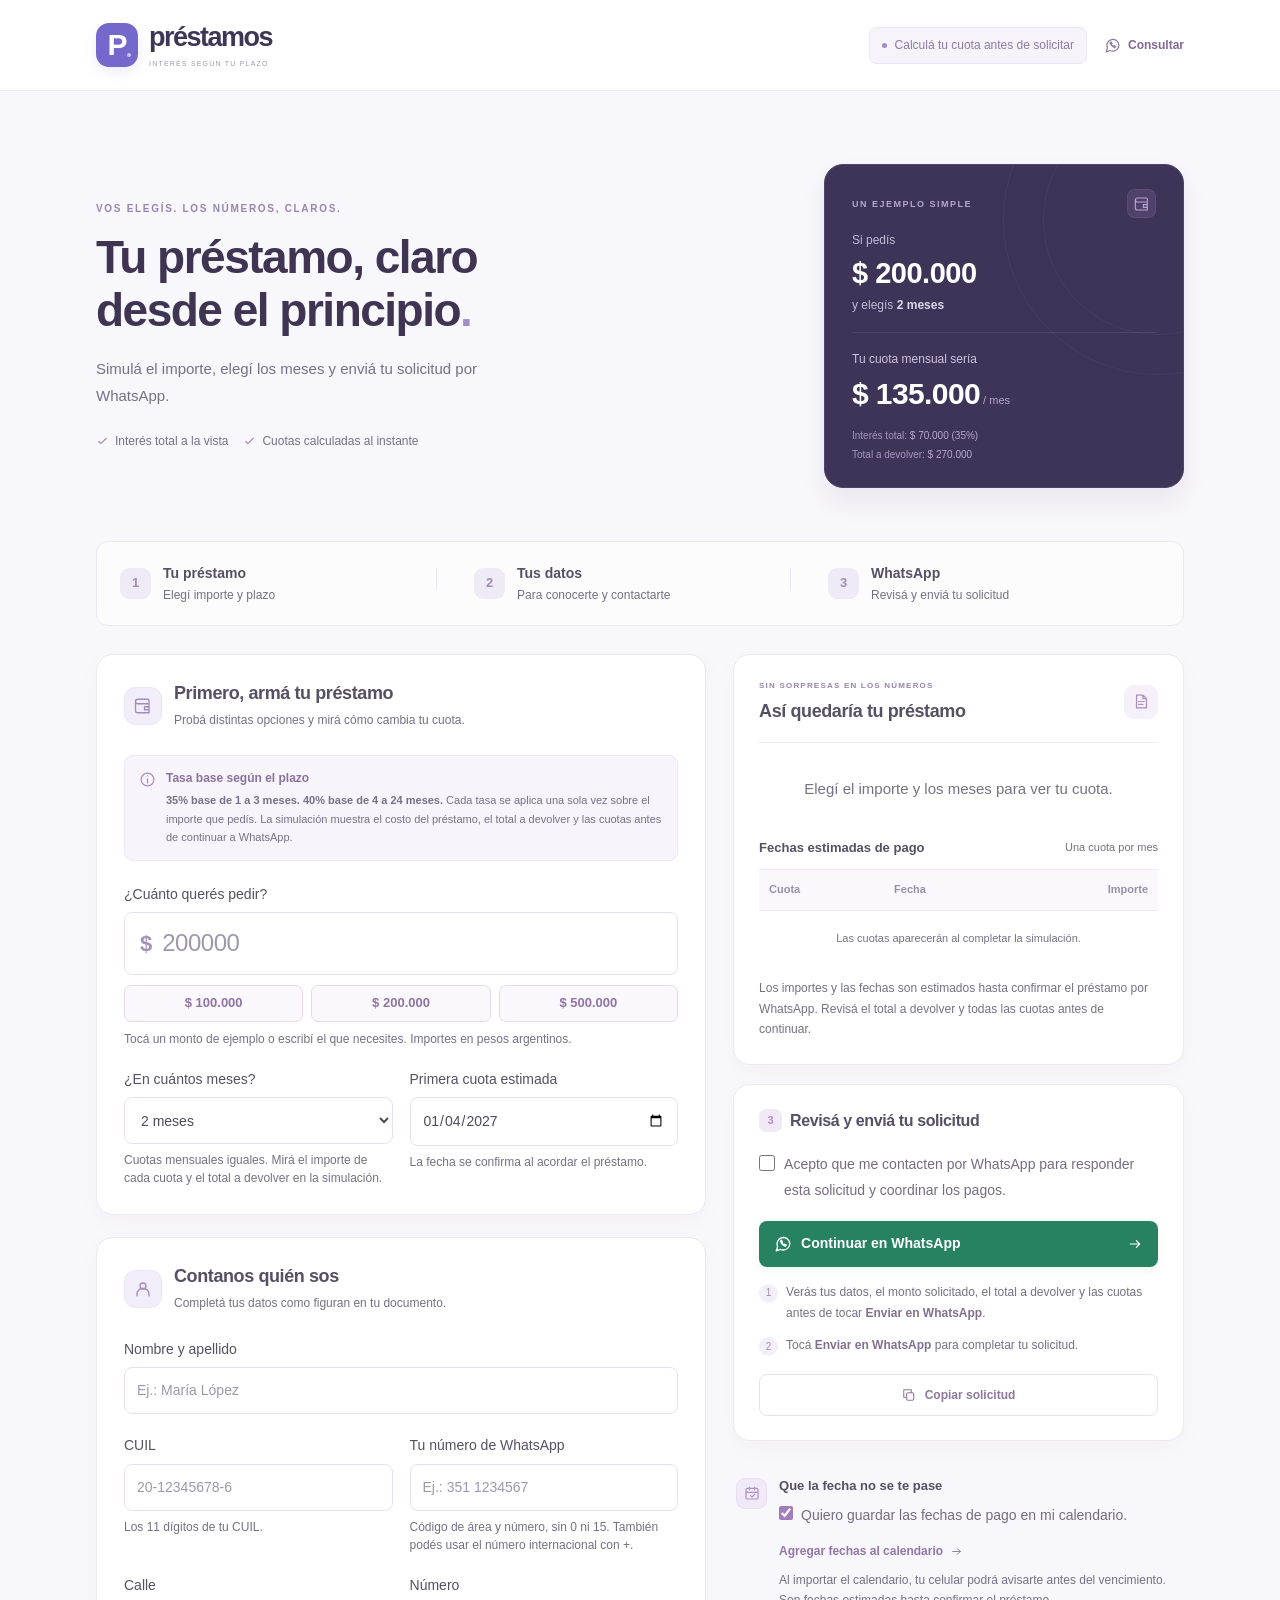
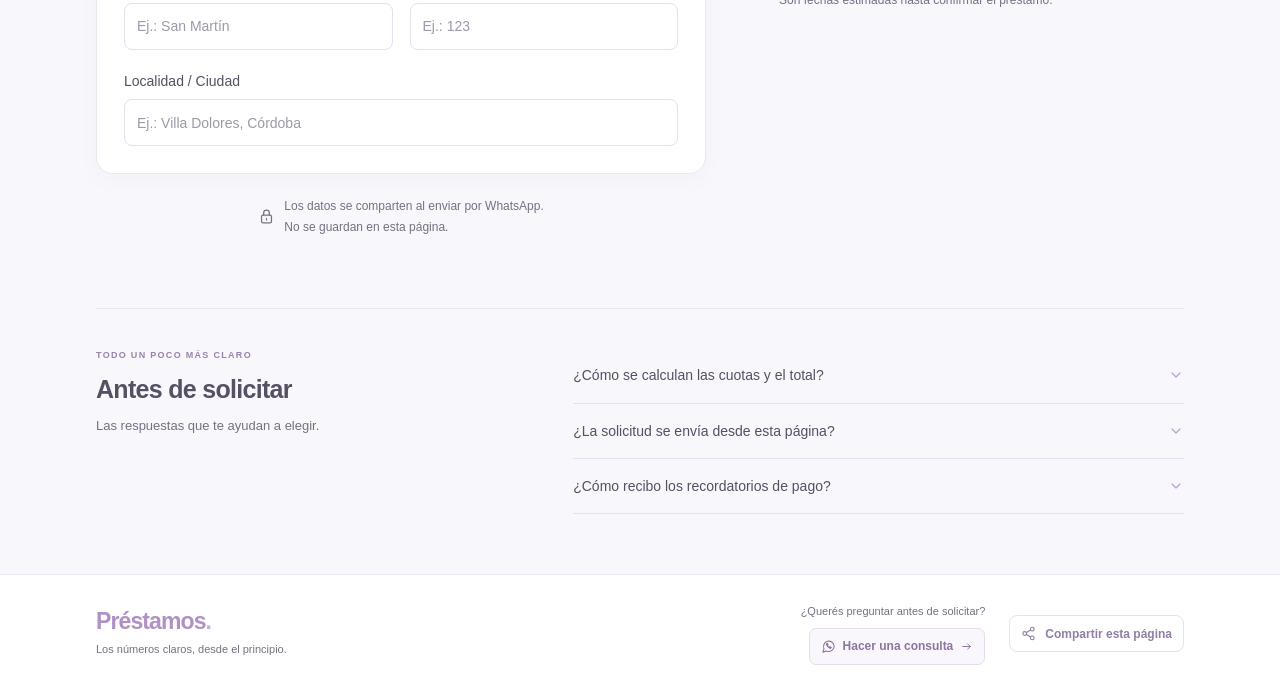
<file: client-request/index.html>
<!doctype html>
<html lang="es-AR">
<head>
  <meta charset="utf-8">
  <meta name="viewport" content="width=device-width, initial-scale=1">
  <meta name="theme-color" content="#282344">
  <meta name="description" content="Simulá tu préstamo. Conocé el importe de tus cuotas y prepará tu solicitud por WhatsApp.">
  <title>Préstamos | Solicitá tu préstamo</title>
  <link rel="icon" href="data:image/svg+xml,%3Csvg xmlns='http://www.w3.org/2000/svg' viewBox='0 0 64 64'%3E%3Crect width='64' height='64' rx='18' fill='%236960df'/%3E%3Ctext x='32' y='45' text-anchor='middle' font-family='Arial' font-size='43' font-weight='700' fill='white'%3EP%3C/text%3E%3C/svg%3E">
  <link rel="stylesheet" href="./styles.css">
  <script src="./loan-core.js" defer></script>
  <script src="./app.js" defer></script>
</head>
<body>
  <a class="skip-link" href="#request-form">Ir al formulario</a>
  <svg class="icon-definitions" xmlns="http://www.w3.org/2000/svg" aria-hidden="true"><defs>
    <symbol id="icon-arrow" viewBox="0 0 24 24"><path d="M5 12h14m-5-5 5 5-5 5"/></symbol>
    <symbol id="icon-check" viewBox="0 0 24 24"><path d="m5 12 4 4L19 6"/></symbol>
    <symbol id="icon-user" viewBox="0 0 24 24"><circle cx="12" cy="8" r="4"/><path d="M4 21v-2a8 8 0 0 1 16 0v2"/></symbol>
    <symbol id="icon-wallet" viewBox="0 0 24 24"><path d="M20 8V5a2 2 0 0 0-2-2H5a3 3 0 0 0 0 6h15v12H5a3 3 0 0 1-3-3V6m18 7h-6v4h6"/></symbol>
    <symbol id="icon-chat" viewBox="0 0 24 24"><path d="M21 11.5a8.5 8.5 0 0 1-8.5 8.5 9.4 9.4 0 0 1-4-.9L3 21l1.8-5.5a8.5 8.5 0 1 1 16.2-4Z"/><path d="M8.5 8.5c1.2 3.2 3 5 6.5 6.5l1.5-1.5-2.2-1.2-1 1c-1.2-.8-2.2-1.8-3-3l1-1L10 7Z"/></symbol>
    <symbol id="icon-calendar" viewBox="0 0 24 24"><rect x="3" y="5" width="18" height="16" rx="2"/><path d="M16 3v4M8 3v4M3 11h18m-11 5 2 2 4-4"/></symbol>
    <symbol id="icon-copy" viewBox="0 0 24 24"><rect x="8" y="8" width="12" height="13" rx="2"/><path d="M16 8V3H3v13h5"/></symbol>
    <symbol id="icon-lock" viewBox="0 0 24 24"><rect x="5" y="10" width="14" height="11" rx="2"/><path d="M8 10V7a4 4 0 0 1 8 0v3m-4 5v2"/></symbol>
    <symbol id="icon-chevron" viewBox="0 0 24 24"><path d="m6 9 6 6 6-6"/></symbol>
    <symbol id="icon-info" viewBox="0 0 24 24"><circle cx="12" cy="12" r="9"/><path d="M12 11v6m0-10h.01"/></symbol>
    <symbol id="icon-share" viewBox="0 0 24 24"><circle cx="18" cy="5" r="3"/><circle cx="6" cy="12" r="3"/><circle cx="18" cy="19" r="3"/><path d="m8.6 10.5 6.8-4m-6.8 7 6.8 4"/></symbol>
    <symbol id="icon-document" viewBox="0 0 24 24"><path d="M14 3H5v18h14V8l-5-5Zm0 0v5h5M8 12h8m-8 4h6"/></symbol>
  </defs></svg>

  <header class="site-header">
    <div class="header-inner">
      <a class="brand" href="#" aria-label="Préstamos, inicio"><span class="brand-mark">P<span></span></span><span class="brand-name">préstamos<span>INTERÉS SEGÚN TU PLAZO</span></span></a>
      <div class="header-actions"><span class="header-badge"><span class="badge-dot"></span>Calculá tu cuota antes de solicitar</span><a class="header-consult" href="https://wa.me/5493544617342?text=Hola%2C%20quisiera%20hacer%20una%20consulta%20sobre%20los%20pr%C3%A9stamos." target="_blank" rel="noopener noreferrer" aria-label="Hacer una consulta por WhatsApp"><svg class="icon"><use href="#icon-chat"/></svg>Consultar</a></div>
    </div>
  </header>

  <main class="page-shell">
    <section class="hero" aria-labelledby="hero-title">
      <div class="hero-copy"><span class="eyebrow">VOS ELEGÍS. LOS NÚMEROS, CLAROS.</span><h1 id="hero-title">Tu préstamo, claro<br>desde el principio<span>.</span></h1><p>Simulá el importe, elegí los meses y enviá tu solicitud por WhatsApp.</p><div class="hero-note"><span><svg class="icon"><use href="#icon-check"/></svg>Interés total a la vista</span><span><svg class="icon"><use href="#icon-check"/></svg>Cuotas calculadas al instante</span></div></div>
      <aside class="example-card" aria-label="Ejemplo de un préstamo de 200.000 pesos en dos meses"><div class="example-top"><span class="example-label">UN EJEMPLO SIMPLE</span><span class="example-icon"><svg class="icon"><use href="#icon-wallet"/></svg></span></div><div class="example-amount"><span>Si pedís</span><strong>$ 200.000</strong><span>y elegís <b>2 meses</b></span></div><div class="example-divider"></div><div class="example-result"><span>Tu cuota mensual sería</span><strong>$ 135.000<span> / mes</span></strong></div><div class="example-bottom"><span>Interés total: <b>$ 70.000 (35%)</b></span><span>Total a devolver: <b>$ 270.000</b></span></div><span class="example-orbit orbit-one" aria-hidden="true"></span><span class="example-orbit orbit-two" aria-hidden="true"></span></aside>
    </section>

    <ol class="steps" aria-label="Cómo solicitar tu préstamo"><li><span class="step-number">1</span><div><strong>Tu préstamo</strong><span>Elegí importe y plazo</span></div></li><li><span class="step-number">2</span><div><strong>Tus datos</strong><span>Para conocerte y contactarte</span></div></li><li><span class="step-number">3</span><div><strong>WhatsApp</strong><span>Revisá y enviá tu solicitud</span></div></li></ol>

    <form id="request-form" novalidate>
      <div class="request-layout">
        <div class="form-column">
          <section class="form-card loan-card" aria-labelledby="loan-title">
            <div class="card-header"><span class="section-icon"><svg class="icon"><use href="#icon-wallet"/></svg></span><div><h2 id="loan-title">Primero, armá tu préstamo</h2><p>Probá distintas opciones y mirá cómo cambia tu cuota.</p></div></div>
            <div class="rate-note"><svg class="icon"><use href="#icon-info"/></svg><div><strong>Tasa base según el plazo</strong><p><b>35% base de 1 a 3 meses.</b> <b>40% base de 4 a 24 meses.</b> Cada tasa se aplica una sola vez sobre el importe que pedís. La simulación muestra el costo del préstamo, el total a devolver y las cuotas antes de continuar a WhatsApp.</p></div></div>
            <div class="form-grid">
              <div class="field field-full"><label for="principal">¿Cuánto querés pedir?</label><div class="amount-input"><span aria-hidden="true">$</span><input id="principal" name="principal" type="number" inputmode="decimal" min="0.01" max="1000000000" step="0.01" required placeholder="200000" aria-describedby="principal-help error-principal"></div><div class="amount-shortcuts" role="group" aria-label="Montos de ejemplo"><button class="amount-chip" type="button" data-loan-amount="100000" aria-pressed="false">$ 100.000</button><button class="amount-chip" type="button" data-loan-amount="200000" aria-pressed="false">$ 200.000</button><button class="amount-chip" type="button" data-loan-amount="500000" aria-pressed="false">$ 500.000</button></div><small id="principal-help">Tocá un monto de ejemplo o escribí el que necesites. Importes en pesos argentinos.</small><span class="field-error" id="error-principal"></span></div>
              <div class="field"><label for="term_months">¿En cuántos meses?</label><select id="term_months" name="term_months" required aria-describedby="quota-help error-term_months"><option value="1">1 mes</option><option value="2" selected>2 meses</option><option value="3">3 meses</option><option value="4">4 meses</option><option value="5">5 meses</option><option value="6">6 meses</option><option value="7">7 meses</option><option value="8">8 meses</option><option value="9">9 meses</option><option value="10">10 meses</option><option value="11">11 meses</option><option value="12">12 meses</option><option value="13">13 meses</option><option value="14">14 meses</option><option value="15">15 meses</option><option value="16">16 meses</option><option value="17">17 meses</option><option value="18">18 meses</option><option value="19">19 meses</option><option value="20">20 meses</option><option value="21">21 meses</option><option value="22">22 meses</option><option value="23">23 meses</option><option value="24">24 meses</option></select><small id="quota-help">Cuotas mensuales iguales. Mirá el importe de cada cuota y el total a devolver en la simulación.</small><span class="field-error" id="error-term_months"></span></div>
              <div class="field"><label for="first_due_date">Primera cuota estimada</label><input id="first_due_date" name="first_due_date" type="date" required aria-describedby="date-help error-first_due_date"><small id="date-help">La fecha se confirma al acordar el préstamo.</small><span class="field-error" id="error-first_due_date"></span></div>
            </div>
          </section>

          <section class="form-card personal-card" aria-labelledby="personal-title">
            <div class="card-header"><span class="section-icon"><svg class="icon"><use href="#icon-user"/></svg></span><div><h2 id="personal-title">Contanos quién sos</h2><p>Completá tus datos como figuran en tu documento.</p></div></div>
            <div class="form-grid">
              <div class="field field-full"><label for="full_name">Nombre y apellido</label><input id="full_name" name="full_name" type="text" required autocomplete="name" maxlength="160" placeholder="Ej.: María López" aria-describedby="error-full_name"><span class="field-error" id="error-full_name"></span></div>
              <div class="field"><label for="cuil">CUIL</label><input id="cuil" name="cuil" type="text" inputmode="numeric" required autocomplete="off" maxlength="13" placeholder="20-12345678-6" aria-describedby="cuil-help error-cuil"><small id="cuil-help">Los 11 dígitos de tu CUIL.</small><span class="field-error" id="error-cuil"></span></div>
              <div class="field"><label for="client_whatsapp">Tu número de WhatsApp</label><input id="client_whatsapp" name="client_whatsapp" type="tel" inputmode="tel" required autocomplete="tel" maxlength="30" placeholder="Ej.: 351 1234567" aria-describedby="whatsapp-help error-client_whatsapp"><small id="whatsapp-help">Código de área y número, sin 0 ni 15. También podés usar el número internacional con +.</small><span class="field-error" id="error-client_whatsapp"></span></div>
              <div class="field street-field"><label for="address_street">Calle</label><input id="address_street" name="address_street" type="text" required autocomplete="address-line1" maxlength="160" placeholder="Ej.: San Martín" aria-describedby="error-address_street"><span class="field-error" id="error-address_street"></span></div>
              <div class="field number-field"><label for="address_number">Número</label><input id="address_number" name="address_number" type="text" required autocomplete="address-line2" maxlength="40" placeholder="Ej.: 123" aria-describedby="error-address_number"><span class="field-error" id="error-address_number"></span></div>
              <div class="field field-full"><label for="locality">Localidad / Ciudad</label><input id="locality" name="locality" type="text" required autocomplete="address-level2" maxlength="120" placeholder="Ej.: Villa Dolores, Córdoba" aria-describedby="error-locality"><span class="field-error" id="error-locality"></span></div>
            </div>
          </section>

          <div class="privacy-note"><svg class="icon"><use href="#icon-lock"/></svg><p id="request-privacy">Los datos se comparten al enviar por WhatsApp.<br><strong>No se guardan en esta página.</strong></p></div>
        </div>

        <aside class="quote-column" aria-label="Tu simulación y envío de la solicitud">
          <section class="quote-card" aria-labelledby="quote-title">
            <div class="quote-heading"><div><span class="eyebrow">SIN SORPRESAS EN LOS NÚMEROS</span><h2 id="quote-title">Así quedaría tu préstamo</h2></div><span class="quote-icon"><svg class="icon"><use href="#icon-document"/></svg></span></div>
            <div id="calculator-result" class="calculator-result" aria-live="polite" aria-atomic="true"><div class="empty-result"><span class="empty-symbol"><svg class="icon"><use href="#icon-wallet"/></svg></span><p>Elegí el importe y los meses para ver tu cuota.</p></div></div>
            <div class="schedule-heading"><h3>Fechas estimadas de pago</h3><span>Una cuota por mes</span></div>
            <div class="table-wrap"><table><thead><tr><th>Cuota</th><th>Fecha</th><th class="text-right">Importe</th></tr></thead><tbody id="installments-body"><tr><td colspan="3" class="empty-schedule">Las cuotas aparecerán al completar la simulación.</td></tr></tbody></table></div>
            <p class="note schedule-note">Los importes y las fechas son estimados hasta confirmar el préstamo por WhatsApp. Revisá el total a devolver y todas las cuotas antes de continuar.</p>
          </section>

          <section class="send-card" aria-labelledby="send-title">
            <div class="send-heading"><span class="mini-step">3</span><h2 id="send-title">Revisá y enviá tu solicitud</h2></div>
            <div class="field consent-field"><label class="checkbox-label" for="contact_consent"><input id="contact_consent" name="contact_consent" type="checkbox" required aria-describedby="error-contact_consent"><span id="contact-consent-text">Acepto que me contacten por WhatsApp para responder esta solicitud y coordinar los pagos.</span></label><span class="field-error" id="error-contact_consent"></span></div>
            <p id="form-error" class="form-error" role="alert" hidden></p>
            <button id="send-request" class="btn btn-whatsapp btn-full" type="submit"><svg class="icon"><use href="#icon-chat"/></svg><span id="send-request-label">Continuar en WhatsApp</span><svg class="icon action-arrow"><use href="#icon-arrow"/></svg></button>
            <ol class="send-explanation send-steps" aria-label="Cómo completar el envío"><li><span>1</span><p>Verás tus datos, el monto solicitado, el total a devolver y las cuotas antes de tocar <strong>Enviar en WhatsApp</strong>.</p></li><li><span>2</span><p>Tocá <strong>Enviar en WhatsApp</strong> para completar tu solicitud.</p></li></ol>
            <button id="copy-request" class="btn btn-secondary btn-full copy-button" type="button"><svg class="icon"><use href="#icon-copy"/></svg>Copiar solicitud</button>
            <div id="send-status" class="status-card" role="status" aria-live="polite" hidden></div>
            <div id="whatsapp-actions" class="whatsapp-actions" hidden><a id="reopen-whatsapp" class="btn btn-whatsapp btn-full" href="https://wa.me/5493544617342" target="_blank" rel="noopener noreferrer"><svg class="icon"><use href="#icon-chat"/></svg>Abrir mi solicitud en WhatsApp</a><a id="direct-whatsapp" class="btn btn-secondary btn-full" href="https://wa.me/5493544617342?text=Hola%2C%20quisiera%20hacer%20una%20consulta%20sobre%20los%20pr%C3%A9stamos." target="_blank" rel="noopener noreferrer">Hablar por WhatsApp<svg class="icon"><use href="#icon-arrow"/></svg></a></div>
          </section>

          <section class="reminder-card" aria-labelledby="reminder-title"><span class="reminder-icon"><svg class="icon"><use href="#icon-calendar"/></svg></span><div class="reminder-content"><h2 id="reminder-title">Que la fecha no se te pase</h2><label class="checkbox-label reminder-checkbox" for="remind_me"><input id="remind_me" name="remind_me" type="checkbox" checked><span>Quiero guardar las fechas de pago en mi calendario.</span></label><button id="download-reminders" class="calendar-button" type="button">Agregar fechas al calendario <svg class="icon"><use href="#icon-arrow"/></svg></button><p class="note">Al importar el calendario, tu celular podrá avisarte antes del vencimiento. Son fechas estimadas hasta confirmar el préstamo.</p></div></section>
        </aside>
      </div>
    </form>

    <section class="faq" aria-labelledby="faq-title"><div class="faq-intro"><span class="eyebrow">TODO UN POCO MÁS CLARO</span><h2 id="faq-title">Antes de solicitar</h2><p>Las respuestas que te ayudan a elegir.</p></div><div class="faq-list"><details><summary>¿Cómo se calculan las cuotas y el total?<svg class="icon"><use href="#icon-chevron"/></svg></summary><p>La tasa base depende del plazo: <strong>35% base de 1 a 3 meses</strong> y <strong>40% base de 4 a 24 meses</strong>. La simulación muestra el costo del préstamo, el total a devolver y las cuotas mensuales iguales antes de continuar a WhatsApp.</p><p>Si pedís $ 200.000 a 2 meses, el costo del préstamo es $ 70.000 y el total a devolver es $ 270.000, en 2 cuotas de $ 135.000. Si pedís $ 500.000 a 5 meses, el costo es $ 200.000 y el total a devolver es $ 700.000, en 5 cuotas de $ 140.000.</p><p>Para $ 1.000.000 a 6 meses, son <strong>6 cuotas mensuales de $ 234.000</strong>. El costo del préstamo es <strong>$ 404.000</strong> y el total a devolver es <strong>$ 1.404.000</strong>. Podés revisar todos los importes antes de enviar la solicitud.</p></details><details><summary>¿La solicitud se envía desde esta página?<svg class="icon"><use href="#icon-chevron"/></svg></summary><p>Al tocar “Continuar en WhatsApp”, se abre un mensaje con tus datos, el monto solicitado, el total a devolver y el resumen de cuotas. Revisalo y tocá <strong>Enviar en WhatsApp</strong>. Preparar el mensaje no envía la solicitud ni confirma el préstamo.</p></details><details><summary>¿Cómo recibo los recordatorios de pago?<svg class="icon"><use href="#icon-chevron"/></svg></summary><p>Podés descargar las fechas e importarlas en el calendario de tu celular. Tu calendario podrá mostrarte avisos según su configuración. Esta página no envía recordatorios automáticos por WhatsApp. Las fechas son estimadas hasta confirmar el préstamo.</p></details></div></section>
  </main>

  <footer class="site-footer"><div class="footer-inner"><div><span class="footer-brand">Préstamos<span>.</span></span><p>Los números claros, desde el principio.</p></div><div class="footer-actions"><div class="footer-contact"><span>¿Querés preguntar antes de solicitar?</span><a class="consult-button" href="https://wa.me/5493544617342?text=Hola%2C%20quisiera%20hacer%20una%20consulta%20sobre%20los%20pr%C3%A9stamos." target="_blank" rel="noopener noreferrer"><svg class="icon"><use href="#icon-chat"/></svg>Hacer una consulta<svg class="icon"><use href="#icon-arrow"/></svg></a></div><button id="share-page" class="btn btn-secondary share-button" type="button"><svg class="icon"><use href="#icon-share"/></svg>Compartir esta página</button></div><p id="share-status" class="share-status" role="status" aria-live="polite" hidden></p></div></footer>
  <noscript><div class="noscript-message">Activá JavaScript para calcular tus cuotas y preparar la solicitud por WhatsApp.</div></noscript>
</body>
</html>
</file>
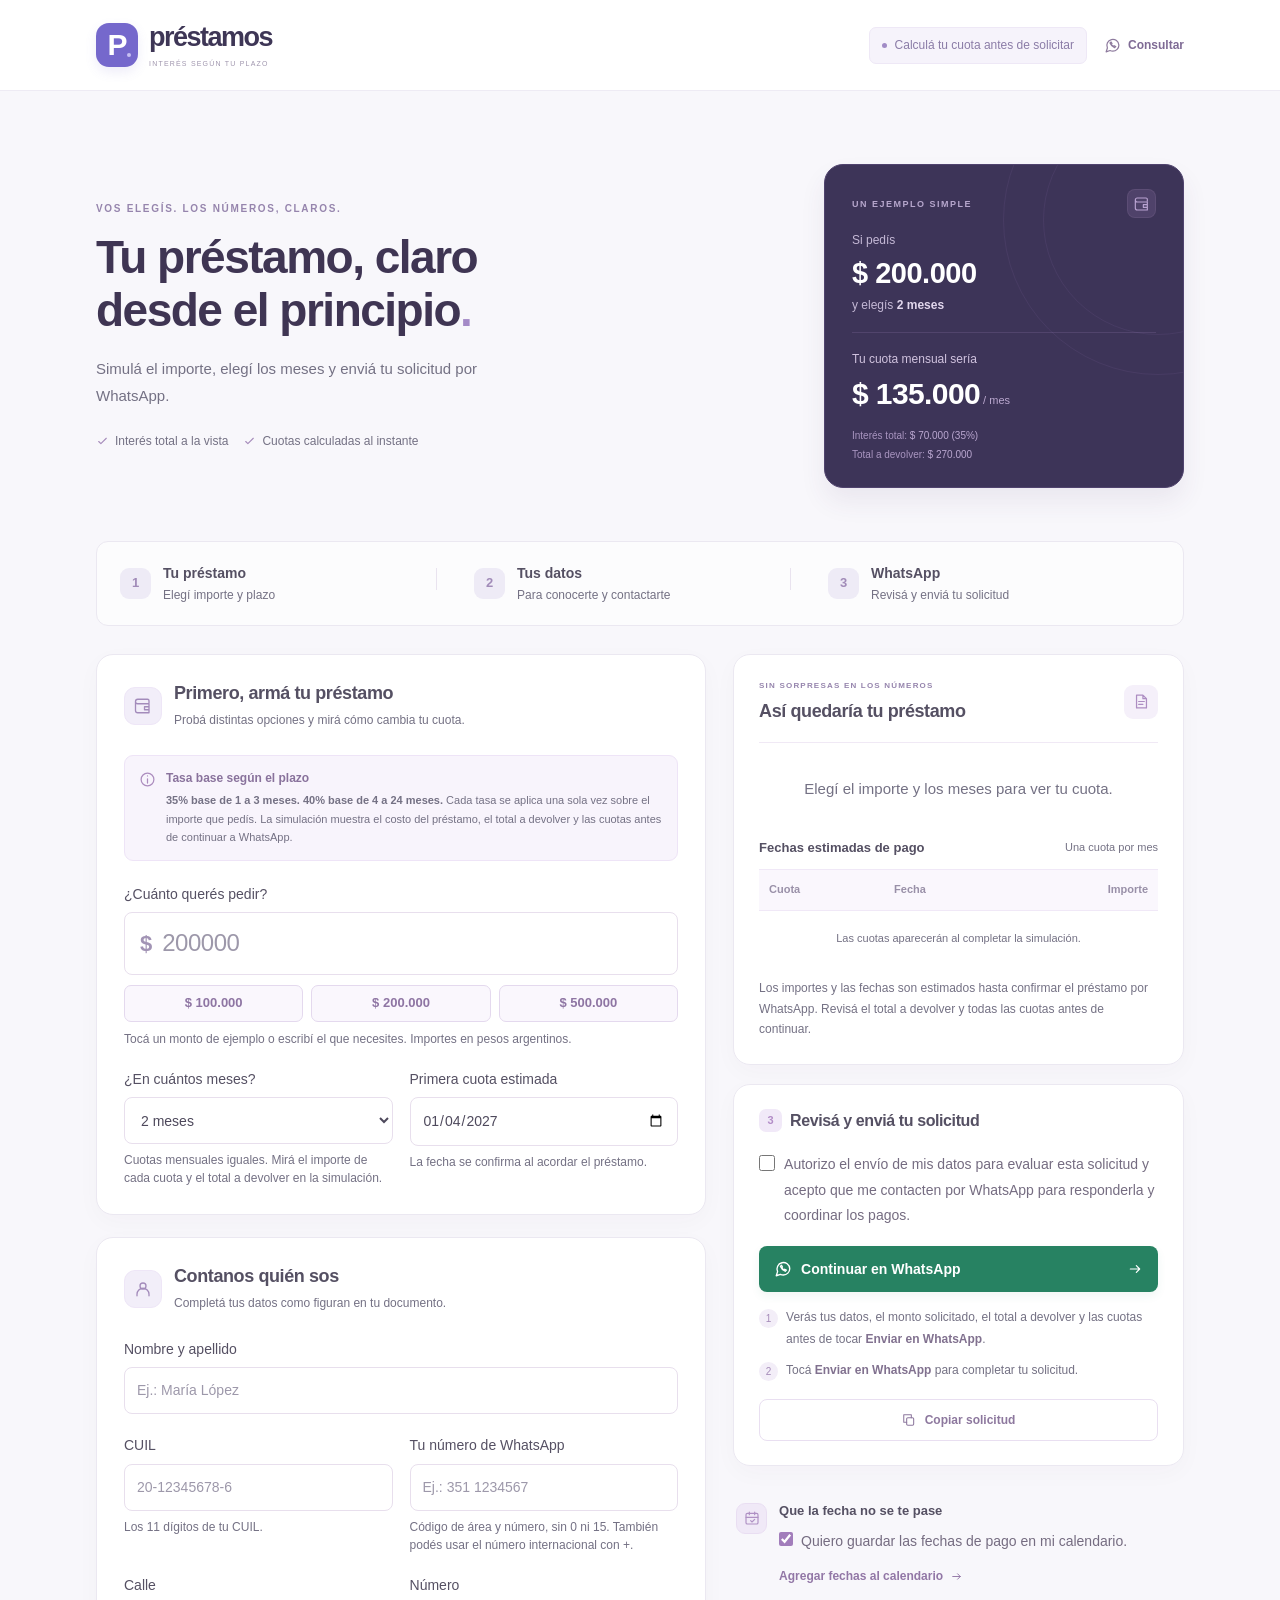
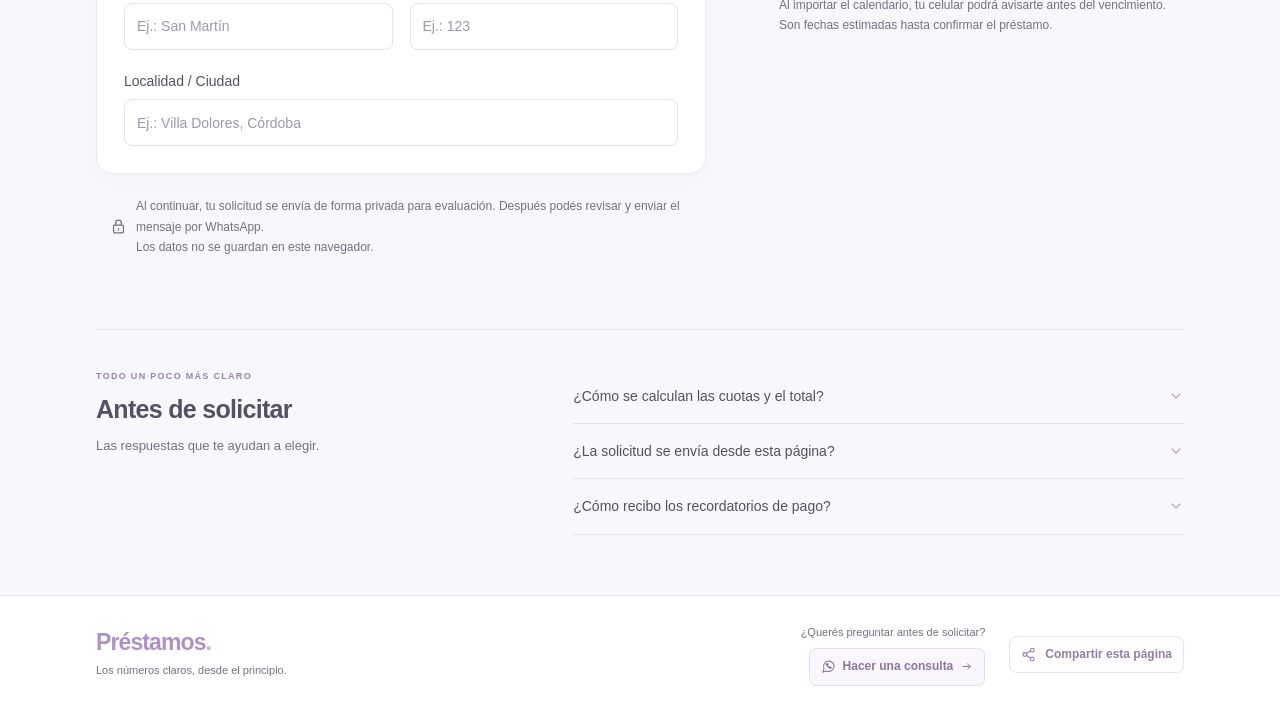
<file: docs/index.html>
<!doctype html>
<html lang="es-AR">
<head>
  <meta charset="utf-8">
  <meta name="viewport" content="width=device-width, initial-scale=1">
  <meta name="theme-color" content="#282344">
  <meta name="description" content="Simulá tu préstamo. Conocé el importe de tus cuotas y prepará tu solicitud por WhatsApp.">
  <title>Préstamos | Solicitá tu préstamo</title>
  <link rel="icon" href="data:image/svg+xml,%3Csvg xmlns='http://www.w3.org/2000/svg' viewBox='0 0 64 64'%3E%3Crect width='64' height='64' rx='18' fill='%236960df'/%3E%3Ctext x='32' y='45' text-anchor='middle' font-family='Arial' font-size='43' font-weight='700' fill='white'%3EP%3C/text%3E%3C/svg%3E">
  <style data-loan-styles>
@charset "UTF-8";
:root{--ink:#302e44;--muted:#747184;--primary:#7266c7;--primary-dark:#6053b5;--purple-soft:#f0edf9;--border:#ebe8f1;--surface:#fff;--bg:#f8f7fb;--green:#278262;--green-dark:#1f7053;--green-soft:#eef7f2;--error:#b74c61;--radius:17px;--shadow:0 7px 24px #3f305207}
*{box-sizing:border-box}html{scroll-behavior:smooth}body{margin:0;color:var(--ink);background:var(--bg);font-family:Inter,-apple-system,BlinkMacSystemFont,"Segoe UI",sans-serif;font-size:15px;line-height:1.6;-webkit-font-smoothing:antialiased}button,input,select{font:inherit}a{color:inherit;text-decoration:none}button{cursor:pointer;color:inherit}button:disabled{cursor:not-allowed;opacity:.5}button,a,input,select{-webkit-tap-highlight-color:transparent}button:focus-visible,a:focus-visible,input:focus-visible,select:focus-visible,summary:focus-visible{outline:3px solid #a99ade;outline-offset:4px}input,select,button{outline:none}h1,h2,h3,p{margin:0}h1,h2,h3{line-height:1.3}svg.icon{width:20px;height:20px;fill:none;stroke:currentColor;stroke-width:1.75;stroke-linecap:round;stroke-linejoin:round;flex-shrink:0;vertical-align:middle}.icon-definitions{position:absolute;width:0;height:0;overflow:hidden}[hidden]{display:none!important}.skip-link{position:fixed;z-index:100;left:16px;top:-80px;background:#fff;border:1px solid var(--border);border-radius:9px;padding:11px 18px;box-shadow:var(--shadow)}.skip-link:focus{top:16px}
.site-header{border-bottom:1px solid #eeebf4;background:#fff}.header-inner{max-width:1160px;margin:auto;padding:23px 36px;display:flex;align-items:center;justify-content:space-between;gap:20px}.brand{display:flex;align-items:center;gap:11px}.brand-mark{display:grid;place-items:center;position:relative;width:42px;height:44px;background:#7568cc;border-radius:13px;font-size:30px;font-weight:750;line-height:1;color:#fff;letter-spacing:-2px;padding-right:2px;box-shadow:0 5px 12px #7568cc1f}.brand-mark>span{position:absolute;right:7px;bottom:10px;width:4px;height:4px;background:#c7c0f3;border-radius:50%}.brand-name{font-size:28px;font-weight:730;letter-spacing:-1.5px;line-height:1.1;color:#3e3656}.brand-name>span{display:block;font-size:8px;letter-spacing:2px;font-weight:500;color:#a096ae;margin-top:7px}.header-badge{display:flex;align-items:center;gap:8px;color:#8b7ca7;font-size:12px;padding:8px 12px;border-radius:7px;background:#f6f3fb;border:1px solid #eee8f6}.badge-dot{display:block;width:5px;height:5px;background:#a18bc6;border-radius:50%}.page-shell{max-width:1160px;padding:0 36px;margin:auto}.hero{display:grid;grid-template-columns:minmax(0,1.2fr) minmax(0,.8fr);align-items:center;gap:70px;padding:64px 0 48px}.eyebrow{display:block;font-size:10px;letter-spacing:1.7px;font-weight:650;color:#9685ad}.hero h1{font-size:43px;font-weight:650;line-height:1.15;letter-spacing:-1.5px;margin:14px 0 18px;color:#3f3553}.hero h1>span{color:#a48ac7}.hero-copy>p{font-size:15px;line-height:1.8;color:#8b7d98;max-width:430px}.hero-note{display:flex;flex-wrap:wrap;gap:15px;margin-top:23px}.hero-note>span{display:flex;align-items:center;gap:6px;font-size:11px;color:#9b8bab}.hero-note .icon{width:13px;height:13px;color:#a68cbb;stroke-width:2}.example-card{position:relative;overflow:hidden;isolation:isolate;background:#3d3458;border:1px solid #50436e;border-radius:19px;padding:24px 27px;color:#fff;box-shadow:0 14px 26px #4f386b14;transform:none}.example-top{display:flex;justify-content:space-between;align-items:center;margin-bottom:13px}.example-label{font-size:9px;letter-spacing:1.5px;color:#b6a6cc;font-weight:550}.example-icon{display:grid;place-items:center;width:29px;height:29px;background:#6f5d8a5c;border:1px solid #a68db126;border-radius:8px;color:#b9a2d1}.example-icon .icon{width:16px;height:16px}.example-amount>span{display:block;font-size:12px;color:#c5b9d6}.example-amount>strong{display:block;font-size:29px;letter-spacing:-.5px;font-weight:600;line-height:1.3;margin:4px 0}.example-amount b{font-weight:550;color:#e2d7ed}.example-divider{height:1px;background:#b197ce2b;margin:17px 0}.example-result>span{font-size:12px;color:#d1c3df;display:block}.example-result>strong{display:block;font-size:30px;letter-spacing:-.6px;font-weight:650;line-height:1.4;margin:3px 0 13px}.example-result>strong>span{font-size:11px;font-weight:400;letter-spacing:0;color:#bca9d0}.example-bottom{display:flex;flex-direction:column;gap:3px;font-size:10px;color:#a995c0}.example-bottom b{font-weight:500;color:#baa7d0}.example-orbit{position:absolute;border:1px solid #9173af20;border-radius:50%;z-index:-1;width:230px;height:230px;right:-90px;top:-60px}.example-orbit.orbit-two{width:310px;height:310px;right:-130px;top:-100px}
.steps{padding:20px 23px;margin:0 0 28px;list-style:none;display:grid;grid-template-columns:repeat(3,minmax(0,1fr));gap:22px;border:1px solid var(--border);background:#ffffff9c;border-radius:12px}.steps>li{display:flex;align-items:center;gap:12px;position:relative}.step-number{display:grid;place-items:center;width:31px;height:31px;border-radius:9px;background:#eeebf6;color:#a18bb8;font-size:13px;font-weight:600;flex-shrink:0}.steps strong{display:block;font-size:13px;font-weight:550;color:#756581}.steps li>div>span{display:block;font-size:11px;color:#a799af;margin-top:2px}.steps>li:not(:last-child)::after{position:absolute;content:"";height:22px;width:1px;background:#e9e3ef;right:15px;top:6px}.request-layout{display:grid;grid-template-columns:minmax(0,1.15fr) minmax(0,.85fr);gap:27px;align-items:start}.form-column,.quote-column{min-width:0}.form-card,.quote-card,.send-card{background:#fff;border:1px solid var(--border);border-radius:var(--radius);padding:27px;box-shadow:var(--shadow)}.form-card{margin-bottom:22px}.card-header{display:flex;align-items:center;gap:12px;margin-bottom:25px}.section-icon{display:grid;place-items:center;width:38px;height:38px;background:#f2eef9;color:#a38bbb;border:1px solid #eee6f7;border-radius:11px;flex-shrink:0}.section-icon .icon{width:18px;height:18px}.card-header h2,.quote-heading h2,.send-heading h2{font-size:18px;font-weight:600;letter-spacing:-.4px;color:#635270}.card-header p{font-size:12px;color:#a08eac;margin-top:5px;line-height:1.6}.form-grid{display:grid;grid-template-columns:1fr 1fr;gap:20px 17px}.field{display:flex;flex-direction:column;gap:7px;min-width:0}.field-full{grid-column:1/-1}.field label{font-size:14px;font-weight:500;color:#776183}.field input:not([type=checkbox]),.field select{display:block;min-width:0;width:100%;min-height:47px;padding:11px 12px;border:1px solid #e8dfed;border-radius:8px;background:#fff;color:#65546f;font-size:14px;transition:box-shadow .15s,border-color .15s}.field input::placeholder{color:#b29bbf;font-weight:400}.field input:focus,.field select:focus{border-color:#b09bc9;box-shadow:0 0 0 3px #f5effb}.field small{font-size:11px;color:#ab94b9;line-height:1.5}.field input[type=date]{min-width:0;appearance:none;-webkit-appearance:none}.field input[type=date]::-webkit-date-and-time-value{text-align:left}.field select{padding-right:29px}.field-error{font-size:12px;line-height:1.5;color:var(--error)}.field-error:empty{display:none}.field.invalid input:not([type=checkbox]),.field.invalid select,.field.invalid .amount-input,input[aria-invalid=true]:not([type=checkbox]),select[aria-invalid=true]{border-color:#d48c9e;background:#fffcfd}.field.invalid .amount-input input{border-color:transparent}.rate-note{display:flex;gap:10px;padding:13px 14px;background:#f8f4fc;border:1px solid #eee4f7;border-radius:9px;margin-bottom:22px;color:#ac8cbe}.rate-note>.icon{width:17px;height:17px;margin-top:2px}.rate-note strong{display:block;font-size:12px;font-weight:600;color:#9a73b0}.rate-note p{font-size:11px;line-height:1.7;color:#ac8cbe;margin-top:3px}.amount-input{display:flex;align-items:center;border:1px solid #e8dfed;border-radius:8px;transition:border-color .15s,box-shadow .15s}.amount-input>span{font-size:22px;font-weight:550;color:#b095c1;padding-left:15px}.amount-input input:not([type=checkbox]){font-size:24px;font-weight:600;letter-spacing:-.5px;color:#916ba5;border:none;min-height:59px;padding-left:10px;background:transparent}.amount-input:focus-within{border-color:#b09bc9;box-shadow:0 0 0 3px #f5effb}.amount-input input:focus{box-shadow:none}.privacy-note{display:flex;justify-content:center;align-items:center;gap:9px;padding:0 14px;margin:7px 0 22px;color:#ae9ab9}.privacy-note>.icon{width:17px;height:17px}.privacy-note p{font-size:11px;line-height:1.7}.privacy-note strong{font-weight:500;color:#a28baf}
.quote-card{padding:25px;margin-bottom:19px}.quote-heading{display:flex;align-items:center;justify-content:space-between;gap:10px;padding-bottom:19px;border-bottom:1px solid #f0e9f5}.quote-heading .eyebrow{font-size:8px;letter-spacing:1.2px;margin-bottom:7px}.quote-heading h2{font-size:18px}.quote-icon{display:grid;place-items:center;width:34px;height:34px;background:#f5f0fa;color:#ad8dc2;border-radius:9px;flex-shrink:0}.quote-icon .icon{width:17px;height:17px}.calculator-result{margin:20px 0 24px}.summary-grid{display:grid;grid-template-columns:1fr 1fr;gap:15px 13px}.summary-item{min-width:0}.summary-item>span,.summary-item>small,.summary-item>dt{font-size:11px;color:#ad8fbe;display:block}.summary-item>strong,.summary-item>dd{font-size:19px;color:#8e68a5;font-weight:550;display:block;margin:4px 0 0;font-variant-numeric:tabular-nums;letter-spacing:-.3px;overflow-wrap:anywhere}.summary-total{display:flex;align-items:center;justify-content:space-between;gap:12px;padding-top:15px;margin-top:15px;border-top:1px solid #eee4f4;font-size:12px;color:#ac8dbd}.summary-total strong{font-size:20px;font-weight:600;color:#9069a7;white-space:nowrap}.installment-highlight{background:#efe8f8;border:1px solid #e7dcf2;padding:20px 18px;border-radius:11px;margin-top:18px;color:#a17ab7;text-align:center}.installment-highlight>span,.installment-highlight>small{display:block;font-size:12px;color:#a17ab7}.installment-highlight>strong{display:block;font-size:33px;line-height:1.3;letter-spacing:-1px;color:#8b60a5;margin:5px 0;font-weight:650;font-variant-numeric:tabular-nums;overflow-wrap:anywhere}.installment-highlight p{font-size:11px;color:#ad8bc1;line-height:1.7;margin-top:5px}.schedule-heading{display:flex;justify-content:space-between;align-items:center;gap:10px;margin:0 0 12px}.schedule-heading h3{font-size:12px;font-weight:550;color:#9d7ab0}.schedule-heading>span{font-size:10px;color:#b497c6;white-space:nowrap}.table-wrap{overflow-x:auto;width:100%;max-width:100%}table{width:100%;border-collapse:collapse;text-align:left;white-space:nowrap}th{font-size:10px;color:#b194c4;background:#faf7fd;font-weight:550;padding:11px 10px;border-top:1px solid #f0e8f7;border-bottom:1px solid #f0e8f7}td{font-size:12px;color:#a183b5;padding:12px 10px;border-bottom:1px solid #f1eaf8;font-variant-numeric:tabular-nums}td:last-child{font-weight:550}tbody tr:last-child td{border-bottom:0}.text-right{text-align:right}.empty-schedule{text-align:center;color:#b79dca;font-size:11px;white-space:normal;font-weight:400!important;line-height:1.7;padding:18px 10px}.note{font-size:11px;color:#b296c5;line-height:1.7}.schedule-note{margin-top:13px}.empty-result{text-align:center;padding:14px 10px;color:#b093c4}.empty-symbol{display:grid;place-items:center;width:42px;height:42px;background:#f8f2fc;color:#b294c5;margin:0 auto 11px;border-radius:12px}.empty-symbol .icon{width:19px;height:19px}.empty-result p{font-size:12px;max-width:220px;line-height:1.8;margin:auto}
.send-card{padding:24px 25px;margin-bottom:19px}.send-heading{display:flex;align-items:center;gap:8px;margin-bottom:20px}.send-heading h2{font-size:16px}.mini-step{display:grid;place-items:center;width:23px;height:23px;flex-shrink:0;border-radius:7px;background:#f1e9f8;color:#b28cc7;font-size:11px;font-weight:600}.checkbox-label{display:flex;align-items:flex-start;gap:9px;font-size:12px!important;font-weight:400!important;color:#a082b3!important;line-height:1.8;cursor:pointer}.checkbox-label input{width:16px;height:16px;min-width:16px;flex-shrink:0;accent-color:#a27dbb;margin:3px 0 0}.consent-field{margin-bottom:18px}.form-error{background:#fff1f4;border:1px solid #f0ceda;color:#b95d7b;border-radius:8px;padding:12px;font-size:12px;margin-bottom:15px;line-height:1.7}.btn{display:inline-flex;justify-content:center;align-items:center;gap:9px;min-height:46px;padding:11px 14px;border:1px solid transparent;border-radius:8px;font-size:13px;font-weight:600;line-height:1.5;transition:background .15s,border-color .15s,box-shadow .15s}.btn .icon{width:18px;height:18px;stroke-width:1.8}.btn-full{width:100%}.btn-whatsapp{background:var(--green);color:#fff;box-shadow:0 4px 10px #27826212}.btn-whatsapp:hover{background:var(--green-dark);box-shadow:0 5px 12px #27826225}.action-arrow{margin-left:auto;width:16px!important;height:16px!important}.btn-secondary{border-color:#e9dff1;background:#fff;color:#ad8ec1}.btn-secondary:hover{background:#faf5fd;border-color:#dac5e9}.copy-button{font-size:12px;min-height:39px;box-shadow:none}.copy-button .icon{width:14px;height:14px}.send-explanation{font-size:11px;color:#b196c3;line-height:1.8;text-align:center;margin:12px 5px 15px}.send-explanation strong{font-weight:550}.status-card{padding:13px 14px;background:#f1f7f3;color:#83a792;border:1px solid #e0ece4;border-radius:8px;font-size:12px;line-height:1.8;margin-top:16px}.status-card strong{font-weight:550;color:#648b74}.status-card p+p{margin-top:7px}.reminder-card{display:flex;align-items:flex-start;gap:12px;padding:18px 3px}.reminder-icon{display:grid;place-items:center;width:31px;height:31px;background:#f0e9f7;color:#af91c4;border:1px solid #e9def2;border-radius:9px;flex-shrink:0}.reminder-icon .icon{width:16px;height:16px}.reminder-content{min-width:0}.reminder-content h2{font-size:13px;font-weight:550;color:#a17cb4;margin-bottom:9px}.reminder-checkbox{font-size:11px!important;gap:8px}.reminder-checkbox input{width:14px;height:14px;min-width:14px;margin-top:3px}.calendar-button{display:flex;align-items:center;gap:7px;padding:0;border:0;background:transparent;color:#af86c4;font-size:11px;font-weight:550;margin:13px 0 9px;text-align:left}.calendar-button .icon{width:13px;height:13px}.calendar-button:hover{color:#9b70b6;text-decoration:underline;text-underline-offset:3px}.reminder-content .note{font-size:10px}
.faq{margin:49px 0 60px;padding-top:39px;border-top:1px solid #ede5f3;display:grid;grid-template-columns:minmax(0,.8fr) minmax(0,1.2fr);gap:70px}.faq-intro .eyebrow{font-size:9px;letter-spacing:1.3px}.faq-intro h2{font-size:25px;letter-spacing:-.7px;font-weight:600;color:#81638f;margin-top:10px}.faq-intro p{font-size:12px;color:#ae92bf;margin-top:11px}.faq-list details{border-bottom:1px solid #e9def1}.faq-list summary{list-style:none;display:flex;justify-content:space-between;gap:15px;align-items:center;padding:16px 0;font-size:13px;color:#a280b6;font-weight:500;cursor:pointer}.faq-list summary::-webkit-details-marker{display:none}.faq-list summary .icon{width:16px;height:16px;color:#bca0ce;transition:transform .2s}.faq-list details[open] summary .icon{transform:rotate(180deg)}.faq-list details>p{font-size:12px;color:#ae91c1;line-height:1.9;padding:0 22px 18px 0}.faq-list strong{font-weight:550;color:#a17bb7}.site-footer{background:#fff;border-top:1px solid #ede5f3}.footer-inner{max-width:1160px;padding:27px 36px;margin:auto;display:flex;align-items:center;justify-content:space-between;gap:20px}.footer-brand{font-size:23px;letter-spacing:-.9px;font-weight:650;color:#b091c4;line-height:1.2}.footer-brand>span{color:#c5add6}.footer-inner p{font-size:10px;color:#bfa7ce;margin-top:5px}.footer-contact{text-align:right}.footer-contact>span{display:block;font-size:10px;color:#c2aad1;margin-bottom:4px}.footer-contact>a{display:flex;justify-content:flex-end;align-items:center;gap:8px;font-size:12px;color:#b18fc5}.footer-contact .icon{width:13px;height:13px}.noscript-message{position:fixed;inset:auto 15px 15px;z-index:100;background:#fff;border:1px solid #e6d4ef;color:#9d72b4;border-radius:10px;padding:15px;text-align:center;font-size:14px}
/* Functional text uses a neutral palette and readable sizes. */
.hero-copy>p,.hero-note>span,.steps li>div>span,.card-header p,.field small,.rate-note p,.privacy-note,.privacy-note strong,.summary-item>span,.summary-item>small,.summary-item>dt,.summary-total,.installment-highlight>span,.installment-highlight>small,.installment-highlight p,.schedule-heading>span,.empty-schedule,.note,.empty-result,.send-explanation,.reminder-content .note,.faq-intro p,.faq-list details>p,.footer-inner p,.footer-contact>span{color:var(--muted)}.field label,.steps strong,.card-header h2,.quote-heading h2,.send-heading h2,.schedule-heading h3,.reminder-content h2,.faq-intro h2,.faq-list summary{color:#555063}.field input:not([type=checkbox]),.field select{color:#4e495c}.field input::placeholder{color:#9d98aa}.rate-note strong{color:#89729c}.checkbox-label{font-size:13px!important;color:#756c81!important}.reminder-checkbox{font-size:12px!important}.amount-input>span{color:#a294b5}.amount-input input:not([type=checkbox]){color:#7f6798}.summary-item>strong,.summary-item>dd,.summary-total strong{color:#71617e}.installment-highlight>strong{color:#75608c}.btn-secondary{color:#8d789e}.calendar-button{font-size:12px;color:#9277a6}.empty-result p,.note,.send-explanation,.field small,.privacy-note p,.reminder-content .note{font-size:12px}.schedule-heading h3{font-size:13px}.schedule-heading>span{font-size:11px}th{font-size:11px;color:#9990a8}td{font-size:13px;color:#81748f}.faq-list summary{font-size:14px}.faq-list details>p{font-size:13px}.faq-intro p{font-size:13px}.hero-note>span{font-size:12px}.steps strong{font-size:14px}.steps li>div>span{font-size:12px}.header-badge{font-size:12px}.footer-inner p,.footer-contact>span{font-size:11px}.footer-contact>a{font-size:13px;color:#927ba5}.status-card{color:#547763}.status-card strong{color:#41694f}
@media(min-width:1250px){.hero{padding-top:73px;padding-bottom:53px}.hero h1{font-size:46px}.example-card{max-width:360px;justify-self:end;width:100%}.quote-column{position:sticky;top:24px}}
@media(max-width:1000px){.header-inner,.page-shell,.footer-inner{padding-left:28px;padding-right:28px}.hero{gap:36px;padding-top:49px}.hero h1{font-size:37px}.hero-copy>p{font-size:14px}.hero-note{gap:9px 13px}.hero-note>span{font-size:11px}.example-card{padding:23px}.example-result>strong{font-size:28px}.steps{padding:18px 20px;gap:17px}.steps>li{gap:10px}.steps>li:not(:last-child)::after{right:4px}.steps li>div>span{font-size:10px}.steps strong{font-size:13px}.request-layout{gap:21px;grid-template-columns:minmax(0,1.05fr) minmax(0,.95fr)}.form-card,.quote-card,.send-card{padding:23px}.card-header{gap:10px}.card-header h2{font-size:17px}.card-header p{font-size:11px}.section-icon{width:34px;height:34px;border-radius:10px}.form-grid{gap:18px 14px}.field label{font-size:13px}.field input:not([type=checkbox]),.field select{font-size:13px}.card-header{margin-bottom:22px}.quote-heading h2{font-size:17px}.quote-heading .eyebrow{font-size:7px}.quote-icon{width:29px;height:29px}.summary-item>strong,.summary-item>dd{font-size:17px}.installment-highlight>strong{font-size:30px}.send-heading h2{font-size:15px}.btn-whatsapp{font-size:12px;gap:7px}.btn-whatsapp>.icon{width:17px;height:17px}.schedule-heading{flex-wrap:wrap;gap:3px}.faq{gap:40px}.faq-intro h2{font-size:24px}}
@media(max-width:760px){.header-inner,.page-shell,.footer-inner{padding-left:23px;padding-right:23px}.header-inner{padding-top:19px;padding-bottom:19px}.header-badge{font-size:10px;padding:7px 9px;max-width:210px;line-height:1.6}.brand-mark{width:37px;height:39px;font-size:26px;border-radius:11px}.brand-name{font-size:26px}.brand-name>span{font-size:7px}.hero{gap:27px;padding:38px 0 33px;grid-template-columns:minmax(0,1fr) minmax(0,.85fr)}.eyebrow{font-size:9px;letter-spacing:1.1px}.hero h1{font-size:32px;letter-spacing:-1px}.hero-copy>p{font-size:13px}.hero-note{margin-top:17px}.hero-note>span{font-size:10px}.example-card{padding:20px}.example-label{font-size:8px}.example-amount>strong{font-size:25px}.example-result>strong{font-size:25px}.example-bottom{font-size:9px}.steps{gap:16px;padding:16px}.steps>li{gap:8px}.steps strong{font-size:12px}.steps li>div>span{font-size:9px}.steps>li:not(:last-child)::after{right:0}.step-number{width:26px;height:27px;border-radius:8px;font-size:12px}.request-layout{grid-template-columns:1fr;gap:7px}.form-card,.quote-card,.send-card{padding:26px}.form-grid{gap:20px}.card-header h2{font-size:19px}.card-header p{font-size:12px}.field label{font-size:14px}.field input:not([type=checkbox]),.field select{font-size:15px;min-height:48px}.section-icon{width:38px;height:38px}.quote-heading h2{font-size:20px}.quote-heading .eyebrow{font-size:9px}.quote-icon{width:35px;height:35px}.summary-item>span,.summary-item>small,.summary-item>dt{font-size:12px}.summary-item>strong,.summary-item>dd{font-size:23px}.summary-total{font-size:13px}.summary-total strong{font-size:23px}.installment-highlight>strong{font-size:38px}.installment-highlight>span,.installment-highlight>small{font-size:13px}.calculator-result{margin-top:23px}.schedule-heading{justify-content:space-between;flex-wrap:nowrap}.schedule-heading h3{font-size:14px}.schedule-heading>span{font-size:12px}th{font-size:12px;padding:12px}td{font-size:14px;padding:13px 12px}.send-heading h2{font-size:18px}.mini-step{width:27px;height:27px;font-size:12px}.checkbox-label{font-size:14px!important}.checkbox-label input{width:18px;height:18px;min-width:18px;margin-top:4px}.btn-whatsapp{font-size:15px;min-height:50px;padding:12px 16px}.btn-whatsapp>.icon{width:20px;height:20px}.send-explanation{font-size:13px;max-width:420px;margin-left:auto;margin-right:auto}.copy-button{font-size:13px;min-height:43px}.reminder-card{padding:18px 4px}.reminder-icon{width:36px;height:36px}.reminder-icon .icon{width:19px;height:19px}.reminder-content h2{font-size:15px}.reminder-checkbox{font-size:13px!important}.reminder-checkbox input{width:16px;height:16px;min-width:16px}.calendar-button{font-size:13px}.reminder-content .note{font-size:12px;max-width:440px}.faq{gap:30px;margin-top:35px;padding-top:30px}.faq-intro h2{font-size:23px}.faq-intro p{font-size:12px}.faq-list summary{font-size:13px}.faq-list details>p{font-size:12px}.footer-brand{font-size:23px}.footer-contact>a{font-size:12px}}
@media(max-width:560px){.header-inner,.page-shell,.footer-inner{padding-left:20px;padding-right:20px}.header-badge{max-width:158px;font-size:10px;padding:6px 8px;gap:6px}.brand{gap:9px}.brand-name{font-size:25px}.brand-mark{width:36px;height:38px}.hero{display:block;padding:32px 0 28px}.hero h1{font-size:35px;line-height:1.14;letter-spacing:-1.1px;margin-top:12px;margin-bottom:15px}.hero-copy>p{font-size:14px;line-height:1.8;max-width:360px}.hero-note{gap:10px 14px;margin-top:17px}.hero-note>span{font-size:11px}.example-card{transform:none;margin-top:24px;padding:20px 22px;display:grid;grid-template-columns:1fr 1fr;gap:0 17px;border-radius:15px}.example-top{grid-column:1/-1;margin-bottom:12px}.example-icon{width:25px;height:25px}.example-icon .icon{width:14px;height:14px}.example-label{font-size:9px;letter-spacing:1.1px}.example-amount{grid-column:1;grid-row:2;padding-right:10px;border-right:1px solid #b197ce2b}.example-amount>strong{font-size:25px;letter-spacing:-.6px}.example-amount>span{font-size:11px}.example-divider{display:none}.example-result{grid-column:2;grid-row:2;align-self:center}.example-result>span{font-size:11px}.example-result>strong{font-size:26px;line-height:1.4;margin:5px 0}.example-result>strong>span{display:block;font-size:10px;line-height:1.2;margin-top:2px}.example-bottom{grid-column:1/-1;display:flex;flex-direction:row;flex-wrap:wrap;justify-content:space-between;gap:4px 10px;margin-top:16px;border-top:1px solid #b197ce2b;padding-top:11px;font-size:9px}.steps{gap:10px;padding:16px 12px;margin-bottom:22px;border-radius:10px}.steps>li{gap:7px}.steps li>div>span{display:none}.steps strong{font-size:12px}.step-number{width:24px;height:24px;font-size:11px;border-radius:7px}.steps>li:not(:last-child)::after{height:17px;right:0;top:4px}.form-card,.quote-card,.send-card{padding:23px 21px;border-radius:15px}.card-header{gap:10px;margin-bottom:22px}.card-header h2{font-size:18px;letter-spacing:-.5px}.card-header p{font-size:12px;line-height:1.6}.section-icon{width:33px;height:33px;border-radius:9px}.section-icon .icon{width:17px;height:17px}.form-grid{grid-template-columns:1fr;gap:18px}.field-full{grid-column:auto}.field input:not([type=checkbox]),.field select{min-height:48px;font-size:16px}.field small{font-size:12px}.rate-note{padding:13px 12px;margin-bottom:21px;gap:8px}.rate-note strong{font-size:13px}.rate-note p{font-size:12px;line-height:1.7}.rate-note>.icon{width:16px;height:16px}.amount-input input:not([type=checkbox]){font-size:29px;min-height:62px}.amount-input>span{font-size:24px}.privacy-note{padding:0 4px;margin-bottom:19px}.privacy-note p{font-size:11px}.privacy-note>.icon{width:16px;height:16px}.quote-heading{padding-bottom:18px}.quote-heading h2{font-size:19px;letter-spacing:-.5px}.quote-heading .eyebrow{font-size:8px;letter-spacing:1px}.quote-icon{width:30px;height:30px}.quote-icon .icon{width:16px;height:16px}.summary-item>strong,.summary-item>dd{font-size:22px}.summary-grid{gap:17px 12px}.summary-total strong{font-size:22px}.installment-highlight{padding:18px 15px}.installment-highlight>strong{font-size:36px}.installment-highlight p{font-size:12px}.schedule-heading h3{font-size:13px}.schedule-heading>span{font-size:11px}th{font-size:11px;padding:11px 8px}td{font-size:13px;padding:12px 8px}.schedule-note{font-size:12px;line-height:1.8}.send-card{padding:23px 21px}.send-heading h2{font-size:17px;letter-spacing:-.4px}.mini-step{width:25px;height:25px;font-size:11px}.checkbox-label{font-size:13px!important;line-height:1.8}.checkbox-label input{width:17px;height:17px;min-width:17px;margin-top:4px}.btn-whatsapp{font-size:13px;min-height:51px;gap:7px;padding:12px}.btn-whatsapp>.icon{width:19px;height:19px}.action-arrow{width:14px!important;height:14px!important}.send-explanation{font-size:12px;line-height:1.9;margin-top:12px;margin-bottom:16px}.copy-button{font-size:12px;min-height:42px}.reminder-content h2{font-size:14px}.reminder-checkbox{font-size:12px!important}.reminder-checkbox input{width:15px;height:15px;min-width:15px}.calendar-button{font-size:12px;line-height:1.6}.reminder-icon{width:32px;height:32px;border-radius:9px}.reminder-icon .icon{width:17px;height:17px}.reminder-card{gap:10px;padding:16px 2px}.reminder-content .note{font-size:11px}.faq{grid-template-columns:1fr;gap:14px;margin:27px 0 38px;padding-top:27px}.faq-intro .eyebrow{font-size:9px}.faq-intro h2{font-size:24px;margin-top:8px}.faq-intro p{font-size:12px;margin-top:7px}.faq-list summary{font-size:14px;padding:17px 0}.faq-list details>p{font-size:13px;line-height:1.9;padding-right:5px}.footer-inner{padding-top:22px;padding-bottom:23px;align-items:flex-start;gap:15px}.footer-brand{font-size:22px}.footer-inner p{font-size:10px;max-width:150px}.footer-contact>span{font-size:10px}.footer-contact>a{font-size:11px;gap:4px}.footer-contact .icon{width:12px;height:12px}.status-card{font-size:12px}}
@media(max-width:370px){.header-inner,.page-shell,.footer-inner{padding-left:16px;padding-right:16px}.header-badge{max-width:135px;font-size:9px}.brand-name{font-size:23px}.brand-mark{width:33px;height:35px;font-size:25px}.hero h1{font-size:32px}.hero-copy>p{font-size:13px}.hero-note{gap:9px}.hero-note>span{font-size:10px}.example-card{padding:18px 20px;gap:0 15px}.example-amount>strong{font-size:23px}.example-result>strong{font-size:24px}.steps{gap:8px;padding-left:10px;padding-right:10px}.steps strong{font-size:11px}.step-number{width:22px;height:22px;font-size:10px}.form-card,.quote-card,.send-card{padding:22px 18px}.card-header h2{font-size:17px}.card-header p{font-size:11px}.quote-heading h2{font-size:18px}.quote-heading .eyebrow{font-size:7px}.summary-item>strong,.summary-item>dd{font-size:21px}.summary-total strong{font-size:21px}.installment-highlight>strong{font-size:33px}.btn-whatsapp{font-size:12px;padding:12px 10px;gap:6px}.btn-whatsapp>.icon{width:17px;height:17px}.footer-contact>a{font-size:10px}.schedule-heading h3{font-size:12px}.schedule-heading>span{font-size:10px}}
@media(prefers-reduced-motion:reduce){*,*::before,*::after{animation:none!important;transition:none!important;scroll-behavior:auto!important}}
@media print{body{background:#fff}.site-header,.hero,.steps,.form-column,.send-card,.reminder-card,.faq,.site-footer{display:none}.request-layout{display:block}.page-shell{padding:0}.quote-card{border:0;box-shadow:none}.quote-column{position:static}.quote-heading .eyebrow{display:none}}

/* Keep form labels readable at every screen size. */
.field label{font-size:14px}.checkbox-label,.reminder-checkbox{font-size:14px!important}.btn-whatsapp{font-size:14px}

#copy-fallback{display:grid;gap:9px;width:100%;min-width:0;margin-top:16px;padding:15px;border:1px solid #e8deef;border-radius:9px;background:#faf7fc}#copy-fallback label,#copy-fallback .label{display:block;font-size:13px;line-height:1.7;font-weight:550;color:#71637f}#copy-fallback-text{display:block;width:100%;max-width:100%;min-width:0;min-height:180px;padding:12px;border:1px solid #dfd3e9;border-radius:7px;background:#fff;color:#665d73;font:inherit;font-size:12px;line-height:1.7;white-space:pre-wrap;overflow-wrap:anywhere;resize:vertical}#copy-fallback-text:focus-visible{outline:3px solid #a99ade;outline-offset:3px}#copy-fallback p{font-size:12px;line-height:1.7;color:var(--muted)}

/* Direct questions and sharing stay separate from the loan application. */
.header-actions{display:flex;align-items:center;justify-content:flex-end;gap:17px}.header-consult{display:inline-flex;align-items:center;gap:7px;color:#7f6b95;font-size:12px;font-weight:550;white-space:nowrap;padding:8px 0}.header-consult .icon{width:17px;height:17px;color:#8e7b9e}.header-consult:hover{color:var(--primary-dark);text-decoration:underline;text-underline-offset:3px}.brand-name{font-size:27px}.brand-name>span{font-size:7px;letter-spacing:1.2px}.brand-mark{padding-right:0;letter-spacing:-1px}.send-steps{display:grid;gap:10px;list-style:none;margin:15px 0 17px;padding:0;text-align:left}.send-steps>li{display:flex;gap:8px;align-items:flex-start}.send-steps>li>span{display:grid;place-items:center;flex-shrink:0;min-width:19px;height:19px;background:#f3eef8;color:#a48ab8;border-radius:50%;font-size:10px;line-height:1.2;margin-top:2px}.send-steps p{margin:0;font-size:12px;line-height:1.8;color:var(--muted)}.send-steps strong{font-weight:550;color:#81718f}.whatsapp-actions{display:grid;gap:10px;padding-top:15px;margin-top:16px;border-top:1px solid #eee5f4}.whatsapp-actions .btn{font-size:13px;min-height:43px}.whatsapp-actions .btn-whatsapp{font-size:13px}.footer-inner{display:grid;grid-template-columns:minmax(0,1fr) auto;align-items:center;gap:15px 24px}.footer-actions{display:flex;align-items:center;gap:24px}.footer-contact>span{font-size:11px;line-height:1.7}.footer-contact>a.consult-button{display:inline-flex;justify-content:center;align-items:center;gap:7px;border:1px solid #e5ddec;border-radius:7px;background:#faf7fc;color:#8d759f;padding:8px 11px;font-size:12px;font-weight:550;margin-top:3px}.footer-contact>a.consult-button:hover{background:#f2eaf8;border-color:#d9c8e5}.consult-button .icon{width:15px;height:15px}.consult-button .icon:last-child{width:13px;height:13px}.share-button{font-size:12px;min-height:37px;padding:8px 11px;color:#927ea4;white-space:normal}.share-button .icon{width:15px;height:15px}.share-status{grid-column:1/-1;width:100%;font-size:12px!important;line-height:1.8;margin:0!important;max-width:none!important;color:#8b789c!important;text-align:right}.share-status a{color:var(--primary-dark);text-decoration:underline;overflow-wrap:anywhere}.share-status input,.share-status textarea{width:100%;max-width:100%;min-width:0;font:inherit;font-size:12px;color:#71617f;border:1px solid #e1d4eb;background:#fff;border-radius:7px;padding:9px;margin-top:8px}.share-status button{font:inherit}
@media(max-width:1000px){.header-badge{display:none}.brand-name{font-size:27px}.footer-actions{gap:16px}.share-button{font-size:11px;padding:8px 10px}}
@media(max-width:760px){.header-actions{gap:0}.header-consult{font-size:12px;gap:6px}.brand-name{font-size:27px}.brand-name>span{font-size:7px;letter-spacing:1px}.footer-inner{gap:17px}.footer-actions{flex-direction:column;align-items:flex-end;gap:11px}.footer-contact>span{font-size:10px}.footer-contact>a.consult-button{font-size:12px;padding:8px 10px}.share-button{font-size:11px;min-height:34px;padding:7px 10px}.share-status{text-align:left}.send-steps p{font-size:13px}.send-steps>li>span{width:20px;height:20px;margin-top:3px}}
@media(max-width:560px){.brand{gap:9px}.brand-name{font-size:25px}.brand-name>span{font-size:6px;letter-spacing:1px;margin-top:6px}.header-consult{font-size:11px}.header-consult .icon{width:16px;height:16px}.footer-inner{grid-template-columns:minmax(0,1fr) auto;gap:14px;align-items:start}.footer-brand{font-size:22px}.footer-inner p{max-width:145px}.footer-contact>span{max-width:160px;font-size:10px}.footer-contact>a.consult-button{font-size:11px;padding:8px}.share-button{font-size:11px;padding:7px 9px;min-height:33px}.share-button .icon{width:14px;height:14px}.send-steps{gap:10px}.send-steps p{font-size:12px}.send-steps>li>span{width:19px;height:19px;margin-top:2px}.whatsapp-actions .btn{font-size:12px;padding:11px 10px}.whatsapp-actions .btn-whatsapp{font-size:12px}.share-status{font-size:12px!important}}
@media(max-width:370px){.brand-name{font-size:23px}.brand-name>span{font-size:6px;letter-spacing:.7px}.brand{gap:8px}.header-consult{font-size:10px;gap:5px}.header-consult .icon{width:15px;height:15px}.footer-brand{font-size:20px}.footer-contact>a.consult-button{font-size:10px;padding:7px}.share-button{font-size:10px;padding:7px}.share-button .icon{width:13px;height:13px}.footer-inner p{font-size:9px;max-width:120px}.footer-contact>span{max-width:145px;font-size:9px}}

#share-fallback{display:grid;gap:8px;width:100%;max-width:100%;min-width:0;margin-top:12px;padding:14px;border:1px solid #e6dced;border-radius:9px;background:#faf7fc;text-align:left}#share-fallback label{display:block;font-size:13px;font-weight:550;line-height:1.7;color:#71637f}#share-url-fallback{display:block;width:100%;max-width:100%;min-width:0;min-height:42px;padding:10px 11px;border:1px solid #ddd0e8;border-radius:7px;background:#fff;color:#685b75;font:inherit;font-size:12px;line-height:1.6;white-space:nowrap;overflow-x:auto;text-overflow:clip}#share-url-fallback:focus-visible{outline:3px solid #a99ade;outline-offset:3px}@media(max-width:560px){#share-fallback{padding:12px}#share-fallback label{font-size:13px}#share-url-fallback{font-size:12px}}

#share-fallback{grid-column:1/-1}@media(max-width:370px){.summary-item>strong,.summary-item>dd{font-size:18px}}

/* Calculate first, then complete contact details. */
.amount-shortcuts{display:flex;flex-wrap:wrap;gap:8px;margin:3px 0 1px}.amount-chip{display:inline-flex;align-items:center;justify-content:center;flex:1 1 75px;min-width:0;min-height:37px;padding:7px 9px;border:1px solid #e4d9ee;border-radius:7px;background:#faf7fd;color:#8e75a3;font:inherit;font-size:13px;font-weight:550;white-space:nowrap;transition:background .15s,border-color .15s,color .15s}.amount-chip:hover{border-color:#c9b5dc;background:#f2eaf9;color:#7b5c91}.amount-chip[aria-pressed=true],.amount-chip.is-selected{background:#eee5f8;border-color:#b99bcf;color:#77528e}.amount-chip:active{background:#e9ddf5}
@media(max-width:760px){.request-layout{gap:20px}.form-column,.quote-column{display:contents}.loan-card{order:1}.quote-card{order:2}.personal-card{order:3}.privacy-note{order:4;margin:0;padding-top:1px;padding-bottom:1px}.send-card{order:5}.reminder-card{order:6}.request-layout .form-card,.request-layout .quote-card,.request-layout .send-card{margin-bottom:0}.amount-chip{min-height:39px;font-size:14px}}
@media(max-width:370px){.amount-shortcuts{gap:6px}.amount-chip{font-size:12px;min-height:37px;padding:7px 6px}}

.calculator-result>.installment-highlight{margin:0 0 20px}

.rate-note p+p{margin-top:8px}

.status-card.is-pending{background:#f4f0fa;border-color:#e5dced;color:#82718f}#request-form[aria-busy=true] input:not([type=checkbox]),#request-form[aria-busy=true] select{background:#faf8fc;color:#81788d}#send-request[aria-busy=true]{cursor:progress}

</style>


  <meta http-equiv="Content-Security-Policy" content="default-src 'none'; style-src 'unsafe-inline'; script-src 'unsafe-inline'; img-src data:; connect-src https://xtsaobpgjuaqbyjaymus.supabase.co; base-uri 'none'; form-action 'none'">
</head>
<body>
  <a class="skip-link" href="#request-form">Ir al formulario</a>
  <svg class="icon-definitions" xmlns="http://www.w3.org/2000/svg" aria-hidden="true"><defs>
    <symbol id="icon-arrow" viewBox="0 0 24 24"><path d="M5 12h14m-5-5 5 5-5 5"/></symbol>
    <symbol id="icon-check" viewBox="0 0 24 24"><path d="m5 12 4 4L19 6"/></symbol>
    <symbol id="icon-user" viewBox="0 0 24 24"><circle cx="12" cy="8" r="4"/><path d="M4 21v-2a8 8 0 0 1 16 0v2"/></symbol>
    <symbol id="icon-wallet" viewBox="0 0 24 24"><path d="M20 8V5a2 2 0 0 0-2-2H5a3 3 0 0 0 0 6h15v12H5a3 3 0 0 1-3-3V6m18 7h-6v4h6"/></symbol>
    <symbol id="icon-chat" viewBox="0 0 24 24"><path d="M21 11.5a8.5 8.5 0 0 1-8.5 8.5 9.4 9.4 0 0 1-4-.9L3 21l1.8-5.5a8.5 8.5 0 1 1 16.2-4Z"/><path d="M8.5 8.5c1.2 3.2 3 5 6.5 6.5l1.5-1.5-2.2-1.2-1 1c-1.2-.8-2.2-1.8-3-3l1-1L10 7Z"/></symbol>
    <symbol id="icon-calendar" viewBox="0 0 24 24"><rect x="3" y="5" width="18" height="16" rx="2"/><path d="M16 3v4M8 3v4M3 11h18m-11 5 2 2 4-4"/></symbol>
    <symbol id="icon-copy" viewBox="0 0 24 24"><rect x="8" y="8" width="12" height="13" rx="2"/><path d="M16 8V3H3v13h5"/></symbol>
    <symbol id="icon-lock" viewBox="0 0 24 24"><rect x="5" y="10" width="14" height="11" rx="2"/><path d="M8 10V7a4 4 0 0 1 8 0v3m-4 5v2"/></symbol>
    <symbol id="icon-chevron" viewBox="0 0 24 24"><path d="m6 9 6 6 6-6"/></symbol>
    <symbol id="icon-info" viewBox="0 0 24 24"><circle cx="12" cy="12" r="9"/><path d="M12 11v6m0-10h.01"/></symbol>
    <symbol id="icon-share" viewBox="0 0 24 24"><circle cx="18" cy="5" r="3"/><circle cx="6" cy="12" r="3"/><circle cx="18" cy="19" r="3"/><path d="m8.6 10.5 6.8-4m-6.8 7 6.8 4"/></symbol>
    <symbol id="icon-document" viewBox="0 0 24 24"><path d="M14 3H5v18h14V8l-5-5Zm0 0v5h5M8 12h8m-8 4h6"/></symbol>
  </defs></svg>

  <header class="site-header">
    <div class="header-inner">
      <a class="brand" href="#" aria-label="Préstamos, inicio"><span class="brand-mark">P<span></span></span><span class="brand-name">préstamos<span>INTERÉS SEGÚN TU PLAZO</span></span></a>
      <div class="header-actions"><span class="header-badge"><span class="badge-dot"></span>Calculá tu cuota antes de solicitar</span><a class="header-consult" href="https://wa.me/5493544617342?text=Hola%2C%20quisiera%20hacer%20una%20consulta%20sobre%20los%20pr%C3%A9stamos." target="_blank" rel="noopener noreferrer" aria-label="Hacer una consulta por WhatsApp"><svg class="icon"><use href="#icon-chat"/></svg>Consultar</a></div>
    </div>
  </header>

  <main class="page-shell">
    <section class="hero" aria-labelledby="hero-title">
      <div class="hero-copy"><span class="eyebrow">VOS ELEGÍS. LOS NÚMEROS, CLAROS.</span><h1 id="hero-title">Tu préstamo, claro<br>desde el principio<span>.</span></h1><p>Simulá el importe, elegí los meses y enviá tu solicitud por WhatsApp.</p><div class="hero-note"><span><svg class="icon"><use href="#icon-check"/></svg>Interés total a la vista</span><span><svg class="icon"><use href="#icon-check"/></svg>Cuotas calculadas al instante</span></div></div>
      <aside class="example-card" aria-label="Ejemplo de un préstamo de 200.000 pesos en dos meses"><div class="example-top"><span class="example-label">UN EJEMPLO SIMPLE</span><span class="example-icon"><svg class="icon"><use href="#icon-wallet"/></svg></span></div><div class="example-amount"><span>Si pedís</span><strong>$ 200.000</strong><span>y elegís <b>2 meses</b></span></div><div class="example-divider"></div><div class="example-result"><span>Tu cuota mensual sería</span><strong>$ 135.000<span> / mes</span></strong></div><div class="example-bottom"><span>Interés total: <b>$ 70.000 (35%)</b></span><span>Total a devolver: <b>$ 270.000</b></span></div><span class="example-orbit orbit-one" aria-hidden="true"></span><span class="example-orbit orbit-two" aria-hidden="true"></span></aside>
    </section>

    <ol class="steps" aria-label="Cómo solicitar tu préstamo"><li><span class="step-number">1</span><div><strong>Tu préstamo</strong><span>Elegí importe y plazo</span></div></li><li><span class="step-number">2</span><div><strong>Tus datos</strong><span>Para conocerte y contactarte</span></div></li><li><span class="step-number">3</span><div><strong>WhatsApp</strong><span>Revisá y enviá tu solicitud</span></div></li></ol>

    <form id="request-form" novalidate>
      <div class="request-layout">
        <div class="form-column">
          <section class="form-card loan-card" aria-labelledby="loan-title">
            <div class="card-header"><span class="section-icon"><svg class="icon"><use href="#icon-wallet"/></svg></span><div><h2 id="loan-title">Primero, armá tu préstamo</h2><p>Probá distintas opciones y mirá cómo cambia tu cuota.</p></div></div>
            <div class="rate-note"><svg class="icon"><use href="#icon-info"/></svg><div><strong>Tasa base según el plazo</strong><p><b>35% base de 1 a 3 meses.</b> <b>40% base de 4 a 24 meses.</b> Cada tasa se aplica una sola vez sobre el importe que pedís. La simulación muestra el costo del préstamo, el total a devolver y las cuotas antes de continuar a WhatsApp.</p></div></div>
            <div class="form-grid">
              <div class="field field-full"><label for="principal">¿Cuánto querés pedir?</label><div class="amount-input"><span aria-hidden="true">$</span><input id="principal" name="principal" type="number" inputmode="decimal" min="0.01" max="1000000000" step="0.01" required placeholder="200000" aria-describedby="principal-help error-principal"></div><div class="amount-shortcuts" role="group" aria-label="Montos de ejemplo"><button class="amount-chip" type="button" data-loan-amount="100000" aria-pressed="false">$ 100.000</button><button class="amount-chip" type="button" data-loan-amount="200000" aria-pressed="false">$ 200.000</button><button class="amount-chip" type="button" data-loan-amount="500000" aria-pressed="false">$ 500.000</button></div><small id="principal-help">Tocá un monto de ejemplo o escribí el que necesites. Importes en pesos argentinos.</small><span class="field-error" id="error-principal"></span></div>
              <div class="field"><label for="term_months">¿En cuántos meses?</label><select id="term_months" name="term_months" required aria-describedby="quota-help error-term_months"><option value="1">1 mes</option><option value="2" selected>2 meses</option><option value="3">3 meses</option><option value="4">4 meses</option><option value="5">5 meses</option><option value="6">6 meses</option><option value="7">7 meses</option><option value="8">8 meses</option><option value="9">9 meses</option><option value="10">10 meses</option><option value="11">11 meses</option><option value="12">12 meses</option><option value="13">13 meses</option><option value="14">14 meses</option><option value="15">15 meses</option><option value="16">16 meses</option><option value="17">17 meses</option><option value="18">18 meses</option><option value="19">19 meses</option><option value="20">20 meses</option><option value="21">21 meses</option><option value="22">22 meses</option><option value="23">23 meses</option><option value="24">24 meses</option></select><small id="quota-help">Cuotas mensuales iguales. Mirá el importe de cada cuota y el total a devolver en la simulación.</small><span class="field-error" id="error-term_months"></span></div>
              <div class="field"><label for="first_due_date">Primera cuota estimada</label><input id="first_due_date" name="first_due_date" type="date" required aria-describedby="date-help error-first_due_date"><small id="date-help">La fecha se confirma al acordar el préstamo.</small><span class="field-error" id="error-first_due_date"></span></div>
            </div>
          </section>

          <section class="form-card personal-card" aria-labelledby="personal-title">
            <div class="card-header"><span class="section-icon"><svg class="icon"><use href="#icon-user"/></svg></span><div><h2 id="personal-title">Contanos quién sos</h2><p>Completá tus datos como figuran en tu documento.</p></div></div>
            <div class="form-grid">
              <div class="field field-full"><label for="full_name">Nombre y apellido</label><input id="full_name" name="full_name" type="text" required autocomplete="name" maxlength="160" placeholder="Ej.: María López" aria-describedby="error-full_name"><span class="field-error" id="error-full_name"></span></div>
              <div class="field"><label for="cuil">CUIL</label><input id="cuil" name="cuil" type="text" inputmode="numeric" required autocomplete="off" maxlength="13" placeholder="20-12345678-6" aria-describedby="cuil-help error-cuil"><small id="cuil-help">Los 11 dígitos de tu CUIL.</small><span class="field-error" id="error-cuil"></span></div>
              <div class="field"><label for="client_whatsapp">Tu número de WhatsApp</label><input id="client_whatsapp" name="client_whatsapp" type="tel" inputmode="tel" required autocomplete="tel" maxlength="30" placeholder="Ej.: 351 1234567" aria-describedby="whatsapp-help error-client_whatsapp"><small id="whatsapp-help">Código de área y número, sin 0 ni 15. También podés usar el número internacional con +.</small><span class="field-error" id="error-client_whatsapp"></span></div>
              <div class="field street-field"><label for="address_street">Calle</label><input id="address_street" name="address_street" type="text" required autocomplete="address-line1" maxlength="160" placeholder="Ej.: San Martín" aria-describedby="error-address_street"><span class="field-error" id="error-address_street"></span></div>
              <div class="field number-field"><label for="address_number">Número</label><input id="address_number" name="address_number" type="text" required autocomplete="address-line2" maxlength="40" placeholder="Ej.: 123" aria-describedby="error-address_number"><span class="field-error" id="error-address_number"></span></div>
              <div class="field field-full"><label for="locality">Localidad / Ciudad</label><input id="locality" name="locality" type="text" required autocomplete="address-level2" maxlength="120" placeholder="Ej.: Villa Dolores, Córdoba" aria-describedby="error-locality"><span class="field-error" id="error-locality"></span></div>
            </div>
          </section>

          <div class="privacy-note"><svg class="icon"><use href="#icon-lock"/></svg><p id="request-privacy">Los datos se comparten al enviar por WhatsApp.<br><strong>No se guardan en esta página.</strong></p></div>
        </div>

        <aside class="quote-column" aria-label="Tu simulación y envío de la solicitud">
          <section class="quote-card" aria-labelledby="quote-title">
            <div class="quote-heading"><div><span class="eyebrow">SIN SORPRESAS EN LOS NÚMEROS</span><h2 id="quote-title">Así quedaría tu préstamo</h2></div><span class="quote-icon"><svg class="icon"><use href="#icon-document"/></svg></span></div>
            <div id="calculator-result" class="calculator-result" aria-live="polite" aria-atomic="true"><div class="empty-result"><span class="empty-symbol"><svg class="icon"><use href="#icon-wallet"/></svg></span><p>Elegí el importe y los meses para ver tu cuota.</p></div></div>
            <div class="schedule-heading"><h3>Fechas estimadas de pago</h3><span>Una cuota por mes</span></div>
            <div class="table-wrap"><table><thead><tr><th>Cuota</th><th>Fecha</th><th class="text-right">Importe</th></tr></thead><tbody id="installments-body"><tr><td colspan="3" class="empty-schedule">Las cuotas aparecerán al completar la simulación.</td></tr></tbody></table></div>
            <p class="note schedule-note">Los importes y las fechas son estimados hasta confirmar el préstamo por WhatsApp. Revisá el total a devolver y todas las cuotas antes de continuar.</p>
          </section>

          <section class="send-card" aria-labelledby="send-title">
            <div class="send-heading"><span class="mini-step">3</span><h2 id="send-title">Revisá y enviá tu solicitud</h2></div>
            <div class="field consent-field"><label class="checkbox-label" for="contact_consent"><input id="contact_consent" name="contact_consent" type="checkbox" required aria-describedby="error-contact_consent"><span id="contact-consent-text">Acepto que me contacten por WhatsApp para responder esta solicitud y coordinar los pagos.</span></label><span class="field-error" id="error-contact_consent"></span></div>
            <p id="form-error" class="form-error" role="alert" hidden></p>
            <button id="send-request" class="btn btn-whatsapp btn-full" type="submit"><svg class="icon"><use href="#icon-chat"/></svg><span id="send-request-label">Continuar en WhatsApp</span><svg class="icon action-arrow"><use href="#icon-arrow"/></svg></button>
            <ol class="send-explanation send-steps" aria-label="Cómo completar el envío"><li><span>1</span><p>Verás tus datos, el monto solicitado, el total a devolver y las cuotas antes de tocar <strong>Enviar en WhatsApp</strong>.</p></li><li><span>2</span><p>Tocá <strong>Enviar en WhatsApp</strong> para completar tu solicitud.</p></li></ol>
            <button id="copy-request" class="btn btn-secondary btn-full copy-button" type="button"><svg class="icon"><use href="#icon-copy"/></svg>Copiar solicitud</button>
            <div id="send-status" class="status-card" role="status" aria-live="polite" hidden></div>
            <div id="whatsapp-actions" class="whatsapp-actions" hidden><a id="reopen-whatsapp" class="btn btn-whatsapp btn-full" href="https://wa.me/5493544617342" target="_blank" rel="noopener noreferrer"><svg class="icon"><use href="#icon-chat"/></svg>Abrir mi solicitud en WhatsApp</a><a id="direct-whatsapp" class="btn btn-secondary btn-full" href="https://wa.me/5493544617342?text=Hola%2C%20quisiera%20hacer%20una%20consulta%20sobre%20los%20pr%C3%A9stamos." target="_blank" rel="noopener noreferrer">Hablar por WhatsApp<svg class="icon"><use href="#icon-arrow"/></svg></a></div>
          </section>

          <section class="reminder-card" aria-labelledby="reminder-title"><span class="reminder-icon"><svg class="icon"><use href="#icon-calendar"/></svg></span><div class="reminder-content"><h2 id="reminder-title">Que la fecha no se te pase</h2><label class="checkbox-label reminder-checkbox" for="remind_me"><input id="remind_me" name="remind_me" type="checkbox" checked><span>Quiero guardar las fechas de pago en mi calendario.</span></label><button id="download-reminders" class="calendar-button" type="button">Agregar fechas al calendario <svg class="icon"><use href="#icon-arrow"/></svg></button><p class="note">Al importar el calendario, tu celular podrá avisarte antes del vencimiento. Son fechas estimadas hasta confirmar el préstamo.</p></div></section>
        </aside>
      </div>
    </form>

    <section class="faq" aria-labelledby="faq-title"><div class="faq-intro"><span class="eyebrow">TODO UN POCO MÁS CLARO</span><h2 id="faq-title">Antes de solicitar</h2><p>Las respuestas que te ayudan a elegir.</p></div><div class="faq-list"><details><summary>¿Cómo se calculan las cuotas y el total?<svg class="icon"><use href="#icon-chevron"/></svg></summary><p>La tasa base depende del plazo: <strong>35% base de 1 a 3 meses</strong> y <strong>40% base de 4 a 24 meses</strong>. La simulación muestra el costo del préstamo, el total a devolver y las cuotas mensuales iguales antes de continuar a WhatsApp.</p><p>Si pedís $ 200.000 a 2 meses, el costo del préstamo es $ 70.000 y el total a devolver es $ 270.000, en 2 cuotas de $ 135.000. Si pedís $ 500.000 a 5 meses, el costo es $ 200.000 y el total a devolver es $ 700.000, en 5 cuotas de $ 140.000.</p><p>Para $ 1.000.000 a 6 meses, son <strong>6 cuotas mensuales de $ 234.000</strong>. El costo del préstamo es <strong>$ 404.000</strong> y el total a devolver es <strong>$ 1.404.000</strong>. Podés revisar todos los importes antes de enviar la solicitud.</p></details><details><summary>¿La solicitud se envía desde esta página?<svg class="icon"><use href="#icon-chevron"/></svg></summary><p>Al tocar “Continuar en WhatsApp”, se abre un mensaje con tus datos, el monto solicitado, el total a devolver y el resumen de cuotas. Revisalo y tocá <strong>Enviar en WhatsApp</strong>. Preparar el mensaje no envía la solicitud ni confirma el préstamo.</p></details><details><summary>¿Cómo recibo los recordatorios de pago?<svg class="icon"><use href="#icon-chevron"/></svg></summary><p>Podés descargar las fechas e importarlas en el calendario de tu celular. Tu calendario podrá mostrarte avisos según su configuración. Esta página no envía recordatorios automáticos por WhatsApp. Las fechas son estimadas hasta confirmar el préstamo.</p></details></div></section>
  </main>

  <footer class="site-footer"><div class="footer-inner"><div><span class="footer-brand">Préstamos<span>.</span></span><p>Los números claros, desde el principio.</p></div><div class="footer-actions"><div class="footer-contact"><span>¿Querés preguntar antes de solicitar?</span><a class="consult-button" href="https://wa.me/5493544617342?text=Hola%2C%20quisiera%20hacer%20una%20consulta%20sobre%20los%20pr%C3%A9stamos." target="_blank" rel="noopener noreferrer"><svg class="icon"><use href="#icon-chat"/></svg>Hacer una consulta<svg class="icon"><use href="#icon-arrow"/></svg></a></div><button id="share-page" class="btn btn-secondary share-button" type="button"><svg class="icon"><use href="#icon-share"/></svg>Compartir esta página</button></div><p id="share-status" class="share-status" role="status" aria-live="polite" hidden></p></div></footer>
  <noscript><div class="noscript-message">Activá JavaScript para calcular tus cuotas y preparar la solicitud por WhatsApp.</div></noscript>
<script data-loan-source="requests-cloud.js">
window.NicolasCloudConfig = Object.freeze({"enabled":true,"supabase_url":"https://xtsaobpgjuaqbyjaymus.supabase.co","publishable_key":"sb_publishable_h0b-H92CXmSooFRUrouLxA_4-HEQyeh"});
/* Shared Supabase transport. Public configuration only; owner sessions live in RAM. */
(function () {
  "use strict";
  // Consume provider fragments synchronously, before any asynchronous work or
  // application navigation. Only the access token is retained, never refresh tokens.
  function captureIncomingLink() {
    try {
      const fragment = window.location?.hash;
      if (!fragment) return null;
      if (fragment.length > 32768) {
        if (/(?:^#|&)(?:access_token|error|error_code|error_description)=/.test(fragment)) {
          const cleanPath = String(window.location.pathname || "/") + "#requests";
          try { window.history.replaceState(null, "", cleanPath); } catch (_) { try { window.location.replace(cleanPath); } catch (_) {} }
          return { invalid: true };
        }
        return null;
      }
      const values = new URL("https://callback.invalid/?" + fragment.replace(/^#/, "")).searchParams;
      if (!values.has("access_token") && !values.has("error") && !values.has("error_code") && !values.has("error_description")) return null;
      const cleanPath = String(window.location.pathname || "/") + "#requests";
      try { window.history.replaceState(null, "", cleanPath); }
      catch (_) { try { window.location.replace(cleanPath); } catch (_) {} }
      if (values.has("error") || values.has("error_code") || values.has("error_description")) return { invalid: true };
      const accessToken = values.get("access_token"), seconds = Number(values.get("expires_in"));
      if (typeof accessToken !== "string" || accessToken.length < 16 || accessToken.length > 16384 || /[\r\n\s]/.test(accessToken) || !Number.isFinite(seconds) || seconds <= 0 || (values.get("token_type") || "bearer").toLowerCase() !== "bearer") return { invalid: true };
      const expiresAt = Date.now() + Math.min(seconds, 86400) * 1000;
      const providerExpiry = Number(values.get("expires_at"));
      return { accessToken, expiresAt: providerExpiry > 0 && Number.isFinite(providerExpiry) ? Math.min(expiresAt, providerExpiry * 1000) : expiresAt };
    } catch (_) { return null; }
  }
  let incomingLink = captureIncomingLink();
  const ownerRedirect = "https://ignaciomenes-afk.github.io/nicolas/privado/";
  const supplied = window.NicolasCloudConfig || {};
  let origin = "", key = "", legacyKey = false;
  try {
    const endpoint = new URL(supplied.supabase_url);
    if (endpoint.protocol === "https:" && !endpoint.username && !endpoint.password &&
        !endpoint.port && !endpoint.search && !endpoint.hash && endpoint.pathname === "/") origin = endpoint.origin;
    if (typeof supplied.publishable_key === "string") {
      if (/^sb_publishable_[A-Za-z0-9_-]{8,}$/.test(supplied.publishable_key)) key = supplied.publishable_key;
      else if (/^[A-Za-z0-9_-]+\.[A-Za-z0-9_-]+\.[A-Za-z0-9_-]+$/.test(supplied.publishable_key)) {
        const part = supplied.publishable_key.split(".")[1].replace(/-/g, "+").replace(/_/g, "/");
        const claims = JSON.parse(atob(part.padEnd(Math.ceil(part.length / 4) * 4, "=")));
        if (claims.role === "anon") { key = supplied.publishable_key; legacyKey = true; }
      }
    }
  } catch (_) { origin = ""; key = ""; }
  const configured = supplied.enabled === true && Boolean(origin && key);
  const config = Object.freeze({ enabled: configured, supabase_url: origin, publishable_key: key });
  let session = null, generation = 0;

  function failure(status, message) { const error = new Error(message); error.status = status; return error; }
  function clearSession(options = {}) { generation += 1; session = null; if (options?.preserveIncomingLink !== true) incomingLink = null; }
  function requireConfiguration() {
    if (!configured) throw failure(503, "La bandeja en línea todavía no está configurada.");
  }
  function requireSession() {
    if (!session || Date.now() >= session.expiresAt) {
      clearSession(); throw failure(401, "Ingresá nuevamente para acceder a las solicitudes.");
    }
    return session;
  }
  function safeError(status, body) {
    if (status === 409 && body?.details === "stale_first_due_date") return failure(409, "La primera cuota ya no es futura. Pedí al cliente una nueva solicitud con fechas actualizadas.");
    const messages = {
      400: "Revisá los datos de la solicitud e intentá nuevamente.",
      401: "Ingresá nuevamente para acceder a las solicitudes.",
      403: "Esta cuenta no tiene permiso para administrar las solicitudes.",
      404: "No se encontró la solicitud.",
      409: "La solicitud cambió o ese identificador ya se usó. Actualizá la bandeja antes de continuar.",
      413: "La solicitud supera el tamaño permitido.",
      429: "Se alcanzó el límite de solicitudes. Esperá e intentá nuevamente."
    };
    return failure(messages[status] ? status : 503, messages[status] || "No se pudo conectar con la bandeja. Tus datos locales siguen disponibles.");
  }
  async function request(path, body, authenticated = false, options = {}) {
    requireConfiguration();
    const ticket = generation, current = authenticated ? requireSession() : null;
    const headers = { apikey: key, "Content-Type": "application/json", Accept: "application/json" };
    if (current) headers.Authorization = `Bearer ${current.accessToken}`;
    else if (legacyKey) headers.Authorization = `Bearer ${key}`;
    const controller = typeof AbortController === "function" ? new AbortController() : null;
    const timer = controller ? setTimeout(() => controller.abort(), 20000) : null;
    let response, value;
    try {
      response = await fetch(origin + path, { method: options.method || "POST", headers, ...(options.method === "GET" ? {} : { body: JSON.stringify(body) }),
        credentials: "omit", cache: "no-store", redirect: "error", referrerPolicy: "no-referrer",
        ...(controller ? { signal: controller.signal } : {}) });
      const raw = await response.text();
      if (raw.length > 12 * 1024 * 1024) throw failure(503, "La respuesta de la bandeja supera el tamaño permitido.");
      try { value = raw ? JSON.parse(raw) : null; } catch (_) { throw failure(503, "La bandeja devolvió una respuesta no válida."); }
    } catch (error) {
      if (authenticated && ticket !== generation) throw failure(401, "La sesión se cerró. Ingresá nuevamente.");
      if (error && Number.isInteger(error.status)) throw error;
      throw failure(503, "No se pudo conectar con la bandeja. Comprobá tu conexión e intentá nuevamente.");
    } finally { if (timer !== null) clearTimeout(timer); }
    if (authenticated && ticket !== generation) throw failure(401, "La sesión se cerró. Ingresá nuevamente.");
    if (!response.ok) {
      if (authenticated && (response.status === 401 || (response.status === 403 && !options.preserveForbidden))) clearSession();
      if (options.activation && response.status === 403) throw failure(403, "El token no pudo autorizar tu cuenta en este proyecto. Revisá el token personal de Supabase y volvé a intentar.");
      if (options.activation && response.status === 409) throw failure(409, "Este proyecto ya tiene otra cuenta de administración. Ingresá con el correo de esa cuenta.");
      throw safeError(response.status, value);
    }
    return value;
  }
  function validID(value) {
    if (typeof value !== "string" || !/^[0-9a-f]{8}-[0-9a-f]{4}-[0-9a-f]{4}-[0-9a-f]{4}-[0-9a-f]{12}$/i.test(value)) throw failure(400, "El identificador de la solicitud no es válido.");
    return value.toLowerCase();
  }
  function requireOwner() {
    const current = requireSession();
    if (current.ownerAuthorized !== true) throw failure(403, "Primero activá tu cuenta para acceder a las solicitudes.");
    return current;
  }
  async function ownerCheck(ticket, allowActivation) {
    try {
      const rows = await request("/rest/v1/rpc/nicolas_list_requests", {}, true, { preserveForbidden: allowActivation });
      if (ticket !== generation || !session) throw failure(401, "La sesión se cerró. Ingresá nuevamente.");
      if (!Array.isArray(rows)) throw failure(503, "La bandeja devolvió una respuesta no válida.");
      session.ownerAuthorized = true;
      return { authenticated: true };
    } catch (error) {
      if (allowActivation && error?.status === 403 && ticket === generation && session) {
        session.ownerAuthorized = false;
        return { authenticated: false, requiresActivation: true };
      }
      throw error;
    }
  }
  async function listRequests() {
    requireOwner();
    const rows = await request("/rest/v1/rpc/nicolas_list_requests", {}, true);
    if (!Array.isArray(rows)) throw failure(503, "La bandeja devolvió una respuesta no válida.");
    return rows;
  }
  function validEmail(email) {
    if (typeof email !== "string" || !email.trim() || email.length > 254 || /[\r\n\s]/.test(email.trim()) || !/^[^@]+@[^@]+\.[^@]+$/.test(email.trim())) throw failure(400, "Ingresá un correo válido para recibir tu código.");
    return email.trim();
  }
  function installSession(result) {
    if (!result || typeof result.access_token !== "string" || result.access_token.length < 16 ||
        typeof result.expires_in !== "number" || !Number.isFinite(result.expires_in) || result.expires_in <= 0 ||
        (result.token_type !== undefined && (typeof result.token_type !== "string" || result.token_type.toLowerCase() !== "bearer"))) throw failure(401, "No se pudo iniciar la sesión de la bandeja.");
    session = { accessToken: result.access_token, expiresAt: Date.now() + Math.min(result.expires_in, 86400) * 1000, ownerAuthorized: false };
  }
  async function requestEmailCode(email) {
    requireConfiguration(); const address = validEmail(email); clearSession(); const ticket = generation;
    await request("/auth/v1/otp?redirect_to=" + encodeURIComponent(ownerRedirect), { email: address, create_user: true });
    if (ticket !== generation) throw failure(401, "La sesión se cerró. Volvé a pedir tu código.");
    return { sent: true };
  }
  async function signInWithCode(email, code) {
    requireConfiguration(); const address = validEmail(email);
    if (typeof code !== "string" || code.length > 8192) throw failure(400, "Pegá el enlace del correo o ingresá el código que recibiste.");
    let verification;
    if (/^\d{6,10}$/.test(code.trim())) verification = { email: address, token: code.trim(), type: "email" };
    else {
      let link;
      try { link = new URL(code.trim()); } catch (_) { throw failure(400, "Pegá el enlace completo del correo o ingresá su código."); }
      const tokenHash = link.searchParams.get("token_hash") || link.searchParams.get("token");
      if (link.origin !== origin || link.protocol !== "https:" || link.username || link.password || link.port || link.pathname !== "/auth/v1/verify" || link.hash || typeof tokenHash !== "string" || tokenHash.length < 16 || tokenHash.length > 4096 || /[\r\n\s]/.test(tokenHash)) throw failure(400, "Usá el enlace de acceso de este proyecto que recibiste por correo.");
      verification = { token_hash: tokenHash, type: "email" };
    }
    clearSession(); const ticket = generation;
    try {
      const result = await request("/auth/v1/verify", verification);
      if (ticket !== generation) throw failure(401, "La sesión se cerró. Ingresá nuevamente.");
      installSession(result);
      return await ownerCheck(ticket, true);
    } catch (error) { if (ticket === generation) clearSession(); throw error; }
  }
  async function resumeEmailSignIn() {
    if (!incomingLink) return null;
    const pending = incomingLink; incomingLink = null; clearSession(); requireConfiguration(); const ticket = generation;
    if (pending.invalid || !pending.accessToken || Date.now() >= pending.expiresAt) throw failure(401, "El enlace de acceso venció o no es válido. Pedí uno nuevo con tu correo.");
    session = { accessToken: pending.accessToken, expiresAt: pending.expiresAt, ownerAuthorized: false };
    try {
      const user = await request("/auth/v1/user", null, true, { method: "GET" });
      if (ticket !== generation || !session) throw failure(401, "La sesión se cerró. Ingresá nuevamente.");
      if (!user || typeof user.id !== "string" || !/^[0-9a-f]{8}-[0-9a-f]{4}-[0-9a-f]{4}-[0-9a-f]{4}-[0-9a-f]{12}$/i.test(user.id) || typeof user.email !== "string" || !user.email.trim()) throw failure(401, "No se pudo verificar tu cuenta. Pedí un nuevo enlace de acceso.");
      const authorization = await ownerCheck(ticket, true);
      return { ...authorization, email: user.email };
    } catch (error) { if (ticket === generation) clearSession(); throw error; }
  }
  async function activateOwner(accessToken) {
    requireConfiguration(); requireSession(); const ticket = generation;
    if (typeof accessToken !== "string" || !/^sbp_[A-Za-z0-9_-]{20,508}$/.test(accessToken.trim())) throw failure(400, "Pegá el token personal de acceso de tu cuenta de Supabase.");
    const result = await request("/functions/v1/nicolas-owner-access", { access_token: accessToken.trim() }, true, { preserveForbidden: true, activation: true });
    if (ticket !== generation || !session) throw failure(401, "La sesión se cerró. Ingresá nuevamente.");
    if (result?.activated !== true) throw failure(503, "No se pudo confirmar la activación. Volvé a intentar.");
    const authorization = await ownerCheck(ticket, true);
    if (!authorization.authenticated) throw failure(403, "La cuenta todavía no tiene acceso a la bandeja. Revisá el token de tu proyecto y volvé a intentar.");
    return { authenticated: true };
  }
  async function signIn(email, password) {
    requireConfiguration(); clearSession();
    const ticket = generation;
    if (typeof email !== "string" || !email.trim() || email.length > 320 || typeof password !== "string" || !password || password.length > 1024) throw failure(400, "Ingresá el correo y la contraseña de la bandeja.");
    try {
      const result = await request("/auth/v1/token?grant_type=password", { email: email.trim(), password });
      if (ticket !== generation) throw failure(401, "La sesión se cerró. Ingresá nuevamente.");
      installSession(result);
      await ownerCheck(ticket, false); // The database authorizes the owner, never the first local email.
      if (ticket !== generation) throw failure(401, "La sesión se cerró. Ingresá nuevamente.");
      return { authenticated: true };
    } catch (error) {
      if (ticket === generation) clearSession();
      throw error;
    }
  }
  async function signOut(options) { clearSession({ preserveIncomingLink: options?.preserveIncomingLink === true }); return { authenticated: false }; }
  async function submit(payload) {
    const expectedID = validID(payload?.request_id);
    const receipt = await request("/rest/v1/rpc/nicolas_submit_request", { p_payload: payload });
    try {
      if (validID(receipt?.request_id) !== expectedID || receipt.status !== "pending") throw new Error("invalid receipt");
    } catch (_) { throw failure(503, "No se pudo confirmar que la solicitud quedó guardada. Reintentá con el mismo identificador."); }
    return { request_id: expectedID, status: "pending" };
  }
  async function approveRequest(id) {
    requireOwner();
    return request("/rest/v1/rpc/nicolas_approve_request", { p_request_id: validID(id) }, true);
  }
  async function rejectRequest(id) {
    requireOwner();
    return request("/rest/v1/rpc/nicolas_reject_request", { p_request_id: validID(id) }, true);
  }
  window.addEventListener("nicolas:locked", () => clearSession());
  window.NicolasCloud = Object.freeze({ configured, config, submit, signIn, requestEmailCode, signInWithCode, resumeEmailSignIn, activateOwner, signOut, listRequests, approveRequest, rejectRequest });
})();

</script>
<script data-loan-source="loan-core.js">
/* Cálculo y validación de solicitudes. Funciones puras: sin almacenamiento ni red. */
(function (root, factory) {
  "use strict";
  const core = factory();
  if (typeof module === "object" && module.exports) module.exports = core;
  if (root) root.LoanRequestCore = core;
})(typeof window !== "undefined" ? window : typeof globalThis !== "undefined" ? globalThis : null, function () {
  "use strict";

  const INTEREST_PERCENT = 35;
  const LONG_TERM_INTEREST_PERCENT = 40;
  const LONG_TERM_START_MONTHS = 4;
  const INSTALLMENT_ROUNDING_CENTS = 100000;
  const MAX_PRINCIPAL_CENTS = 100000000000;
  const MAX_TERM_MONTHS = 24;
  const CUIL_PREFIXES = new Set(["20", "23", "24", "27"]);
  const CUIL_WEIGHTS = [5, 4, 3, 2, 7, 6, 5, 4, 3, 2];

  function fail(message) { throw new Error(message); }
  function integer(value, minimum, maximum, label) {
    if (!Number.isSafeInteger(value) || value < minimum || value > maximum) fail(`${label} debe ser un número entero entre ${minimum} y ${maximum}.`);
    return value;
  }
  function daysInMonth(year, month) {
    const date = new Date(0);
    date.setUTCFullYear(year, month, 0);
    date.setUTCHours(12, 0, 0, 0);
    return date.getUTCDate();
  }
  function dateParts(value) {
    if (typeof value !== "string" || !/^\d{4}-\d{2}-\d{2}$/.test(value)) fail("La fecha debe tener formato AAAA-MM-DD.");
    const year = Number(value.slice(0, 4)), month = Number(value.slice(5, 7)), day = Number(value.slice(8, 10));
    if (year < 1 || year > 9999 || month < 1 || month > 12 || day < 1 || day > daysInMonth(year, month)) fail("Ingresá una fecha que exista en el calendario.");
    return { year, month, day };
  }

  /** Calendar addition, retaining the original day or an explicitly supplied anchor. */
  function addMonths(value, months, anchor) {
    const source = dateParts(value);
    integer(months, -120000, 120000, "La cantidad de meses");
    const day = anchor === undefined ? source.day : integer(anchor, 1, 31, "El día de vencimiento");
    const monthIndex = source.year * 12 + source.month - 1 + months;
    const year = Math.floor(monthIndex / 12), month = monthIndex - year * 12 + 1;
    if (year < 1 || year > 9999) fail("Los vencimientos superan el rango de fechas permitido.");
    const resultDay = Math.min(day, daysInMonth(year, month));
    return `${String(year).padStart(4, "0")}-${String(month).padStart(2, "0")}-${String(resultDay).padStart(2, "0")}`;
  }

  /** Base interest once on principal, then equal installments rounded up to ARS 1,000. */
  function calculate(input) {
    if (!input || typeof input !== "object" || Array.isArray(input)) fail("Completá los datos del préstamo.");
    const principal = integer(input.principal_cents, 1, MAX_PRINCIPAL_CENTS, "El capital en centavos");
    const months = integer(input.term_months, 1, MAX_TERM_MONTHS, "El plazo en meses");
    const interestPercent = months >= LONG_TERM_START_MONTHS ? LONG_TERM_INTEREST_PERCENT : INTEREST_PERCENT;
    const firstDate = dateParts(input.first_due_date);
    const anchor = input.due_anchor_day === undefined ? firstDate.day : integer(input.due_anchor_day, 1, 31, "El día de vencimiento");
    if (addMonths(input.first_due_date, 0, anchor) !== input.first_due_date) fail("El día de vencimiento no coincide con la primera fecha elegida.");
    // Round half up to one cent before distributing the total; no monthly compounding.
    const interest = Number((BigInt(principal) * BigInt(interestPercent) + 50n) / 100n);
    const baseTotal = principal + interest;
    // Every installment is equal, rounded upward to a multiple of ARS 1,000.
    const divisor = BigInt(months) * BigInt(INSTALLMENT_ROUNDING_CENTS);
    const regular = Number((BigInt(baseTotal) + divisor - 1n) / divisor) * INSTALLMENT_ROUNDING_CENTS;
    const total = regular * months;
    const adjustment = total - baseTotal;
    const installments = Array.from({ length: months }, (_, index) => ({
      number: index + 1,
      due_date: addMonths(input.first_due_date, index, anchor),
      amount_cents: regular,
    }));
    return {
      principal_cents: principal,
      interest_cents: interest,
      base_total_cents: baseTotal,
      rounding_adjustment_cents: adjustment,
      total_cents: total,
      term_months: months,
      installments,
      regular_installment_cents: regular,
      last_installment_cents: regular,
      interest_percent: interestPercent,
    };
  }

  /** Decimal text without thousands separators. Dot or comma may separate cents. */
  function parseMoney(value) {
    if (typeof value !== "string") fail("Ingresá el importe con números, sin separadores de miles.");
    const cleaned = value.trim();
    if (!/^\d+(?:[.,]\d{1,2})?$/.test(cleaned)) fail("Ingresá un importe válido, sin separadores de miles y con hasta dos decimales.");
    const parts = cleaned.replace(",", ".").split(".");
    // Cap input length before BigInt parsing; leading zeros are otherwise harmless.
    const whole = parts[0].replace(/^0+(?=\d)/, "");
    if (whole.length > 14) fail("El importe supera el máximo permitido.");
    const cents = BigInt(whole) * 100n + BigInt((parts[1] || "").padEnd(2, "0"));
    if (cents > BigInt(Number.MAX_SAFE_INTEGER)) fail("El importe supera el máximo permitido.");
    return Number(cents);
  }

  /** Format check only: this cannot prove that ANSES issued the number or verify identity. */
  function validateCuil(value) {
    const invalid = (message, normalized = "") => ({ valid: false, normalized, message });
    if (typeof value !== "string" || !/^[\d\s-]+$/.test(value)) return invalid("Ingresá tu CUIL con números, espacios o guiones.");
    const normalized = value.replace(/[\s-]/g, "");
    if (!/^\d{11}$/.test(normalized)) return invalid("El CUIL debe contener 11 dígitos.", normalized);
    if (!CUIL_PREFIXES.has(normalized.slice(0, 2))) return invalid("Ingresá un CUIL de persona con prefijo 20, 23, 24 o 27.", normalized);
    let sum = 0;
    for (let index = 0; index < CUIL_WEIGHTS.length; index++) sum += Number(normalized[index]) * CUIL_WEIGHTS[index];
    // A remainder of 1 has no valid decimal check digit. In particular, do not map 10 to 9.
    const digit = Number(normalized[10]);
    if ((sum + digit) % 11 !== 0) return invalid("Revisá tu CUIL: el dígito verificador no coincide.", normalized);
    return { valid: true, normalized, message: "" };
  }

  /**
   * Return digits suitable for a wa.me URL, preserving the entered country code.
   * International '+' is required, except an unambiguous full Argentine 54/549 number.
   * Local ten-digit numbers and the domestic '0'/'15' prefixes are never guessed.
   */
  function normalizePhone(value) {
    const invalid = message => ({ valid: false, international: "", message });
    if (typeof value !== "string" || !/^\+?[\d\s().-]+$/.test(value.trim())) return invalid("Ingresá un teléfono con código de país, por ejemplo +54 9 11 1234 5678.");
    const source = value.trim(), international = source.replace(/[\s().-]/g, "").replace(/^\+/, "");
    if (!/^[1-9]\d{7,14}$/.test(international)) return invalid("El teléfono debe tener entre 8 y 15 dígitos e incluir el código de país, sin el 0 inicial.");
    const explicitCountry = source.startsWith("+");
    const completeArgentina = /^54\d{10}$/.test(international) || /^549\d{10}$/.test(international);
    if (!explicitCountry && !completeArgentina) return invalid("Incluí el código de país precedido por +. Para un celular argentino: +54 9, código de área y número, sin 0 ni 15.");
    if (international.startsWith("54") && !completeArgentina) return invalid("Revisá el teléfono argentino: +54, código de área y número; para celulares, +54 9 seguido de 10 dígitos, sin 0 ni 15.");
    return { valid: true, international, message: "" };
  }

  return Object.freeze({ calculate, addMonths, parseMoney, validateCuil, normalizePhone, parseArgentinaPhone: normalizePhone, INTEREST_PERCENT, LONG_TERM_INTEREST_PERCENT, LONG_TERM_START_MONTHS, INSTALLMENT_ROUNDING_CENTS, MAX_PRINCIPAL_CENTS, MAX_TERM_MONTHS });
});

</script>
<script data-loan-source="app.js">
/* Página del cliente. El formulario no se guarda en el almacenamiento del navegador. */
(function () {
  "use strict";
  const OWNER_WHATSAPP = "5493544617342";
  const core = window.LoanRequestCore;
  const form = document.getElementById("request-form");
  const field = name => form.elements.namedItem(name);
  const result = document.getElementById("calculator-result");
  const schedule = document.getElementById("installments-body");
  const status = document.getElementById("send-status");
  const errorSummary = document.getElementById("form-error");
  const whatsappActions = document.getElementById("whatsapp-actions");
  const reopenWhatsApp = document.getElementById("reopen-whatsapp");
  const sendButton = document.getElementById("send-request");
  const sendLabel = document.getElementById("send-request-label");
  const privacyText = document.getElementById("request-privacy");
  const consentText = document.getElementById("contact-consent-text");
  const currency = new Intl.NumberFormat("es-AR", { style: "currency", currency: "ARS", minimumFractionDigits: 2, maximumFractionDigits: 2 });
  const dateFormatter = new Intl.DateTimeFormat("es-AR", { day: "2-digit", month: "2-digit", year: "numeric", timeZone: "UTC" });
  const todayFormatter = new Intl.DateTimeFormat("en", { timeZone: "America/Argentina/Buenos_Aires", year: "numeric", month: "2-digit", day: "2-digit" });
  const amountButtons = form.querySelectorAll("[data-loan-amount]");
  const loanFields = new Set(["principal", "term_months", "first_due_date"]);
  let automaticFirstDate = true;
  let calendarKey = "", calendarId = "";
  let submissionBusy = false, editVersion = 0, pendingSubmission = null;
  const defaultPrivacy = privacyText?.innerHTML;
  const defaultConsent = consentText?.textContent;

  function element(tag, text, className) {
    const node = document.createElement(tag);
    if (text !== undefined) node.textContent = text;
    if (className) node.className = className;
    return node;
  }
  function money(cents) { return currency.format(cents / 100); }
  function displayDate(iso) { return dateFormatter.format(new Date(iso + "T12:00:00Z")); }
  function todayArgentina() {
    const parts = todayFormatter.formatToParts(new Date());
    const part = name => parts.find(item => item.type === name).value;
    return `${part("year")}-${part("month")}-${part("day")}`;
  }
  function nextDay(iso) {
    const date = new Date(iso + "T12:00:00Z");
    date.setUTCDate(date.getUTCDate() + 1);
    return date.toISOString().slice(0, 10);
  }
  const initialToday = todayArgentina();
  const originalDay = Number(initialToday.slice(8));
  field("first_due_date").value = core.addMonths(initialToday, 1);
  field("first_due_date").min = nextDay(initialToday);

  function cleanText(value) { return value.trim().replace(/[\u0000-\u001f\u007f]/g, " ").replace(/\s+/g, " "); }
  function phoneFromForm(value) {
    const trimmed = value.trim();
    if (/^[\d\s().-]+$/.test(trimmed)) {
      const digits = trimmed.replace(/\D/g, "");
      if (/^[1-9]\d{9}$/.test(digits)) return core.normalizePhone("+549" + digits);
    }
    return core.normalizePhone(trimmed);
  }
  function clearFieldError(name) {
    const input = field(name);
    if (!input) return;
    input.removeAttribute("aria-invalid");
    input.closest(".field")?.classList.remove("invalid");
    const note = document.getElementById("error-" + name);
    if (note) note.textContent = "";
  }
  function showErrors(errors) {
    form.querySelectorAll("[name]").forEach(input => clearFieldError(input.name));
    for (const [name, message] of Object.entries(errors)) {
      const input = field(name);
      input.setAttribute("aria-invalid", "true");
      input.closest(".field")?.classList.add("invalid");
      const note = document.getElementById("error-" + name);
      if (note) note.textContent = message;
    }
    const names = Object.keys(errors);
    errorSummary.hidden = names.length === 0;
    errorSummary.textContent = names.length ? "Revisá los campos marcados para continuar." : "";
    if (names.length) field(names[0]).focus();
  }
  function clearFeedback() {
    status.replaceChildren(); status.hidden = true;
    document.getElementById("copy-fallback")?.remove();
    whatsappActions.hidden = true;
    reopenWhatsApp.removeAttribute("href");
    errorSummary.hidden = true;
  }
  function feedback(text, kind = "") {
    status.textContent = text; status.hidden = false;
    status.classList.toggle("is-pending", kind === "pending");
  }
  function cloudConfigured() { return window.NicolasCloud?.configured === true; }
  function updateCloudNotice() {
    const configured = cloudConfigured();
    if (privacyText) {
      if (configured) {
        privacyText.replaceChildren(document.createTextNode("Al continuar, tu solicitud se envía de forma privada para evaluación. Después podés revisar y enviar el mensaje por WhatsApp."),
          document.createElement("br"), element("strong", "Los datos no se guardan en este navegador."));
      } else privacyText.innerHTML = defaultPrivacy;
    }
    if (consentText) consentText.textContent = configured
      ? "Autorizo el envío de mis datos para evaluar esta solicitud y acepto que me contacten por WhatsApp para responderla y coordinar los pagos."
      : defaultConsent;
  }

  function readLoan() {
    const errors = {};
    let principal = 0;
    try {
      principal = core.parseMoney(field("principal").value);
      if (principal < 1) errors.principal = "Ingresá un importe mayor que cero.";
      else if (principal > core.MAX_PRINCIPAL_CENTS) errors.principal = "El importe supera el máximo que admite la calculadora ($1.000.000.000).";
    } catch (_) { errors.principal = "Ingresá el importe en pesos, sin separadores de miles y con hasta 2 decimales."; }
    const months = Number(field("term_months").value);
    if (!Number.isInteger(months) || months < 1 || months > core.MAX_TERM_MONTHS) errors.term_months = "Elegí un plazo entre 1 y 24 meses.";
    const date = field("first_due_date").value;
    const today = todayArgentina();
    field("first_due_date").min = nextDay(today);
    try {
      core.addMonths(date, 0);
      if (date <= today) errors.first_due_date = "Elegí una fecha de primera cuota posterior a hoy.";
    } catch (_) { errors.first_due_date = "Elegí una fecha válida para la primera cuota."; }
    if (Object.keys(errors).length) return { errors, quote: null };
    try {
      const anchor = automaticFirstDate ? originalDay : Number(date.slice(8));
      return { errors, due_anchor_day: anchor,
        quote: core.calculate({ principal_cents: principal, term_months: months, first_due_date: date, due_anchor_day: anchor }) };
    } catch (error) { return { errors: { first_due_date: error.message }, quote: null }; }
  }
  function renderCalculator() {
    const { quote, errors } = readLoan();
    amountButtons.forEach(button => button.setAttribute("aria-pressed", String(Number(field("principal").value) === Number(button.dataset.loanAmount))));
    result.replaceChildren(); schedule.replaceChildren();
    if (!quote) {
      result.append(element("p", field("principal").value ? Object.values(errors)[0] : "Elegí el importe y los meses para ver tu cuota.", "empty-result"));
      const row = element("tr"), cell = element("td", "Las cuotas aparecerán al completar la simulación.", "empty-schedule");
      cell.colSpan = 3; row.append(cell); schedule.append(row); return;
    }
    const summary = element("div", undefined, "summary-grid");
    const items = [["Monto solicitado", quote.principal_cents], ["Costo del préstamo", quote.total_cents - quote.principal_cents]];
    for (const [label, value] of items) {
      const item = element("div", undefined, "summary-item");
      item.append(element("span", label), element("strong", money(value))); summary.append(item);
    }
    const total = element("div", undefined, "summary-total");
    total.append(element("span", "Monto a devolver"), element("strong", money(quote.total_cents)));
    const highlight = element("div", undefined, "installment-highlight");
    highlight.append(element("span", quote.term_months === 1 ? "Una única cuota de" : `${quote.term_months} cuotas mensuales de`),
      element("strong", money(quote.regular_installment_cents)));
    result.append(highlight, summary, total);
    for (const item of quote.installments) {
      const row = element("tr");
      row.append(element("td", `${item.number} de ${quote.term_months}`), element("td", displayDate(item.due_date)), element("td", money(item.amount_cents), "text-right")); schedule.append(row);
    }
  }
  function application() {
    const { quote, errors, due_anchor_day } = readLoan();
    const values = {};
    for (const name of ["full_name", "address_street", "address_number", "locality"]) values[name] = cleanText(field(name).value);
    if (values.full_name.length < 3 || values.full_name.split(" ").length < 2) errors.full_name = "Ingresá tu nombre y apellido completos.";
    for (const [name, label] of [["address_street", "la calle de tu domicilio"], ["address_number", "el número de tu domicilio (o S/N)"], ["locality", "tu localidad o ciudad"]]) {
      if (!values[name]) errors[name] = `Ingresá ${label}.`;
    }
    const cuil = core.validateCuil(field("cuil").value);
    if (!cuil.valid) errors.cuil = cuil.message;
    const phone = phoneFromForm(field("client_whatsapp").value);
    if (!phone.valid) errors.client_whatsapp = "Revisá tu WhatsApp: código de área y número sin 0 ni 15, o el número internacional con +.";
    if (!field("contact_consent").checked) errors.contact_consent = "Marcá la casilla si aceptás que te contacten por esta solicitud y sus pagos.";
    showErrors(errors);
    if (Object.keys(errors).length) return null;
    return { ...values, cuil: cuil.normalized, client_whatsapp: phone.international, quote, due_anchor_day, remind_me: field("remind_me").checked };
  }
  function installmentSummary(quote) {
    if (quote.term_months === 1) return `1 cuota de ${money(quote.total_cents)}`;
    return `${quote.term_months} cuotas mensuales de ${money(quote.regular_installment_cents)}`;
  }
  function messageFor(data) {
    return ["Solicitud de préstamo", "",
      `Nombre y apellido: ${data.full_name}`, `CUIL: ${data.cuil}`,
      `Domicilio: ${data.address_street} ${data.address_number}`, `Localidad / Ciudad: ${data.locality}`,
      `WhatsApp: +${data.client_whatsapp}`, "",
      `Monto solicitado: ${money(data.quote.principal_cents)}`,
      `Monto a devolver: ${money(data.quote.total_cents)}`,
      `Cuotas: ${installmentSummary(data.quote)}`,
      `Primera cuota estimada: ${displayDate(data.quote.installments[0].due_date)}`].join("\n");
  }
  function prepareWhatsApp(data) {
    const url = `https://wa.me/${OWNER_WHATSAPP}?text=${encodeURIComponent(messageFor(data))}`;
    reopenWhatsApp.href = url;
    whatsappActions.hidden = false;
    return url;
  }

  function openWhatsApp(data) {
    const url = prepareWhatsApp(data);
    try {
      window.open(url, "_blank", "noopener,noreferrer");
      feedback("Tu solicitud está preparada. En WhatsApp, revisá el mensaje y tocá Enviar. Si el chat no se abrió, tocá “Abrir mi solicitud en WhatsApp” o copiá la solicitud y pegala en el chat con +54 9 3544 617342.");
    } catch (_) {
      feedback("El navegador no pudo abrir el chat. Tocá “Abrir mi solicitud en WhatsApp” para continuar. También podés copiar la solicitud y pegarla en WhatsApp.");
    }
  }
  async function copyRequest(data, received = false) {
    const text = messageFor(data);
    prepareWhatsApp(data);
    const receiptText = received ? "Tu solicitud se recibió para evaluación. " : "";
    try {
      if (!navigator.clipboard?.writeText) throw new Error("No clipboard");
      await navigator.clipboard.writeText(text);
      feedback(receiptText + "Solicitud copiada. Pegala en el chat de WhatsApp con +54 9 3544 617342, revisala y tocá Enviar.");
    } catch (_) {
      const panel = element("div"); panel.id = "copy-fallback";
      const label = element("label", "Copiá este texto y pegalo en WhatsApp:"); label.htmlFor = "copy-fallback-text";
      const area = element("textarea"); area.id = "copy-fallback-text"; area.readOnly = true; area.value = text;
      panel.append(label, area); status.after(panel); area.focus(); area.select();
      feedback(receiptText + "El navegador no permitió copiar automáticamente. Seleccioná y copiá el texto que aparece debajo.");
    }
  }

  function requestUUID() {
    if (typeof window.crypto?.randomUUID === "function") return window.crypto.randomUUID();
    if (typeof window.crypto?.getRandomValues !== "function") throw new Error("UUID unavailable");
    const bytes = window.crypto.getRandomValues(new Uint8Array(16));
    bytes[6] = bytes[6] & 15 | 64; bytes[8] = bytes[8] & 63 | 128;
    const value = [...bytes].map(byte => byte.toString(16).padStart(2, "0")).join("");
    return `${value.slice(0, 8)}-${value.slice(8, 12)}-${value.slice(12, 16)}-${value.slice(16, 20)}-${value.slice(20)}`;
  }
  function submissionFor(data) {
    const customer = {};
    for (const key of ["full_name", "cuil", "address_street", "address_number", "locality", "client_whatsapp"]) customer[key] = data[key];
    const body = { customer, quote: { policy_version: "nicolas-total-v1", principal_cents: data.quote.principal_cents,
      term_months: data.quote.term_months, first_due_date: data.quote.installments[0].due_date,
      due_anchor_day: data.due_anchor_day }, contact_consent: true };
    const fingerprint = JSON.stringify(body);
    if (!pendingSubmission || pendingSubmission.fingerprint !== fingerprint) {
      pendingSubmission = { fingerprint, payload: { request_id: requestUUID(), ...body }, receipt: null };
    }
    return pendingSubmission;
  }
  function lockForm() {
    submissionBusy = true; form.setAttribute("aria-busy", "true");
    const controls = [...form.elements].filter(control => "disabled" in control).map(control => [control, control.disabled]);
    controls.forEach(([control]) => { control.disabled = true; });
    const label = sendLabel?.textContent;
    if (sendLabel) sendLabel.textContent = "Enviando solicitud…";
    sendButton.setAttribute("aria-busy", "true");
    return () => {
      controls.forEach(([control, disabled]) => { if (control.isConnected) control.disabled = disabled; });
      if (sendLabel) sendLabel.textContent = label;
      sendButton.removeAttribute("aria-busy"); form.removeAttribute("aria-busy"); submissionBusy = false;
    };
  }
  function pendingWindow() {
    let popup = null;
    try { popup = window.open("about:blank", "_blank"); } catch (_) { return null; }
    if (popup) {
      try { popup.opener = null; } catch (_) { closePendingWindow(popup); return null; }
      try {
        const meta = popup.document.createElement("meta"); meta.name = "referrer"; meta.content = "no-referrer";
        popup.document.head.append(meta);
        popup.document.title = "Enviando solicitud";
        popup.document.body.textContent = "Estamos enviando tu solicitud de forma privada. WhatsApp se abrirá cuando se confirme la recepción.";
      } catch (_) { /* The explicit WhatsApp link remains available if popup access is restricted. */ }
    }
    return popup;
  }
  function closePendingWindow(popup) { try { if (popup && !popup.closed) popup.close(); } catch (_) {} }
  function continuePendingWindow(popup, url) {
    try {
      if (!popup || popup.closed) return false;
      popup.location.replace(url); return true;
    } catch (_) { closePendingWindow(popup); return false; }
  }
  async function submitStoredRequest(data, mode) {
    const version = editVersion, cloud = window.NicolasCloud;
    const unlock = lockForm();
    let popup = null;
    try {
      const submission = submissionFor(data);
      if (mode === "whatsapp") popup = pendingWindow();
      feedback("Enviando tu solicitud de forma privada para evaluación…", "pending");
      if (!submission.receipt) {
        const receipt = await cloud.submit(submission.payload);
        if (receipt?.request_id !== submission.payload.request_id || receipt?.status !== "pending") throw new Error("Receipt not confirmed");
        submission.receipt = receipt;
      }
      if (version !== editVersion) {
        closePendingWindow(popup);
        feedback("Se recibió la solicitud anterior para evaluación. El formulario cambió: revisá los datos y continuá nuevamente para enviar la nueva versión.");
        return;
      }
      if (mode === "copy") {
        await copyRequest(data, true);
      } else {
        const opened = continuePendingWindow(popup, prepareWhatsApp(data));
        feedback(opened
          ? "Tu solicitud se recibió para evaluación. En WhatsApp, revisá el mensaje y tocá Enviar. El préstamo todavía debe confirmarse."
          : "Tu solicitud se recibió para evaluación. Tocá “Abrir mi solicitud en WhatsApp” para revisar y enviar el mensaje. El préstamo todavía debe confirmarse.");
      }
    } catch (_) {
      closePendingWindow(popup);
      status.hidden = true;
      errorSummary.textContent = "No pudimos confirmar la recepción de tu solicitud. Tus datos siguen en el formulario. Volvé a intentar; WhatsApp no se abrió.";
      errorSummary.hidden = false;
    } finally { unlock(); }
  }
  form.addEventListener("submit", async event => {
    event.preventDefault(); if (submissionBusy) return;
    clearFeedback(); updateCloudNotice();
    const data = application(); if (!data) return;
    if (cloudConfigured()) await submitStoredRequest(data, "whatsapp");
    else openWhatsApp(data);
  });
  document.getElementById("copy-request").addEventListener("click", async () => {
    if (submissionBusy) return;
    clearFeedback(); updateCloudNotice();
    const data = application(); if (!data) return;
    if (cloudConfigured()) await submitStoredRequest(data, "copy");
    else await copyRequest(data);
  });

  // RFC 5545: fold lines at 75 UTF-8 octets without splitting a Unicode character.
  function calendarLine(value) {
    const encoder = new TextEncoder(); let line = "", bytes = 0; const lines = [];
    for (const character of value) {
      const size = encoder.encode(character).length;
      if (bytes + size > 75) { lines.push(line); line = " "; bytes = 1; }
      line += character; bytes += size;
    }
    lines.push(line); return lines.join("\r\n");
  }
  function calendarText(value) { return value.replace(/\\/g, "\\\\").replace(/\r?\n/g, "\\n").replace(/;/g, "\\;").replace(/,/g, "\\,"); }
  function calendarFor(quote) {
    const key = JSON.stringify(quote);
    if (key !== calendarKey) {
      calendarKey = key;
      calendarId = typeof crypto.randomUUID === "function" ? crypto.randomUUID() : `${Date.now()}-${Math.random().toString(36).slice(2)}`;
    }
    const stamp = new Date().toISOString().replace(/[-:]/g, "").replace(/\.\d{3}/, "");
    const lines = ["BEGIN:VCALENDAR", "VERSION:2.0", "PRODID:-//Prestamos//Solicitud de prestamo//ES", "CALSCALE:GREGORIAN", "METHOD:PUBLISH",
      "X-WR-CALNAME:Cuotas estimadas - Préstamos"];
    for (const item of quote.installments) {
      const title = `Cuota ${item.number}/${quote.term_months} estimada · ${money(item.amount_cents)} · Préstamos`;
      const description = `Vencimiento propuesto, sujeto a aprobación. Importe: ${money(item.amount_cents)}. Confirmá las fechas por WhatsApp con +${OWNER_WHATSAPP} antes de pagar. Si cambian, eliminá estos eventos e importá el calendario actualizado. Los avisos dependen de la configuración y los permisos de tu calendario.`;
      lines.push("BEGIN:VEVENT", `UID:${calendarId}-${item.number}@prestamos-solicitud`, `DTSTAMP:${stamp}`,
        `DTSTART:${item.due_date.replace(/-/g, "")}T120000Z`, "DURATION:PT15M", "STATUS:TENTATIVE", "TRANSP:TRANSPARENT",
        "SUMMARY:" + calendarText(title), "DESCRIPTION:" + calendarText(description));
      for (const trigger of ["-P1D", "PT0M"]) lines.push("BEGIN:VALARM", `TRIGGER:${trigger}`, "ACTION:DISPLAY", "DESCRIPTION:" + calendarText(title), "END:VALARM");
      lines.push("END:VEVENT");
    }
    lines.push("END:VCALENDAR"); return lines.map(calendarLine).join("\r\n") + "\r\n";
  }
  document.getElementById("download-reminders").addEventListener("click", () => {
    clearFeedback();
    const { quote, errors } = readLoan(); showErrors(errors); if (!quote) return;
    if (!field("remind_me").checked) { feedback("Marcá “Quiero guardar las fechas de pago en mi calendario” para descargar los recordatorios."); field("remind_me").focus(); return; }
    const blob = new Blob([calendarFor(quote)], { type: "text/calendar;charset=utf-8" });
    const url = URL.createObjectURL(blob), link = element("a"); link.href = url; link.download = "fechas-de-pago.ics";
    document.body.append(link); link.click(); link.remove(); setTimeout(() => URL.revokeObjectURL(url), 30000);
    feedback("Calendario descargado. Abrí el archivo fechas-de-pago.ics e importalo en tu calendario. Incluye avisos un día antes y el día de cada cuota, a las 09:00 de Argentina. Activá las notificaciones en tu calendario. Las fechas son estimadas hasta confirmar el préstamo; si cambian, eliminá estos eventos y descargalos de nuevo.");
  });
  function onEdit(event) {
    const name = event.target.name;
    if (!name) return;
    editVersion++; pendingSubmission = null;
    clearFeedback(); clearFieldError(name);
    if (name === "first_due_date") automaticFirstDate = false;
    if (loanFields.has(name)) renderCalculator();
  }
  form.addEventListener("input", onEdit);
  form.addEventListener("change", onEdit);
  amountButtons.forEach(button => button.addEventListener("click", () => {
    field("principal").value = button.dataset.loanAmount;
    field("principal").dispatchEvent(new Event("input", { bubbles: true }));
  }));

  const shareStatus = document.getElementById("share-status");
  function shareFeedback(text) { shareStatus.textContent = text; shareStatus.hidden = false; }
  document.getElementById("share-page").addEventListener("click", async () => {
    shareStatus.hidden = true;
    document.getElementById("share-fallback")?.remove();
    const url = new URL(window.location.href);
    if (!/^https?:$/.test(url.protocol)) {
      shareFeedback("Podés compartir el archivo PRESTAMOS.html. Para compartir un enlace, abrí la página publicada y usá este botón desde allí.");
      return;
    }
    // Share only the public page, never form data, query parameters, or fragments.
    url.search = ""; url.hash = "";
    const publicUrl = url.href;
    if (typeof navigator.share === "function") {
      try {
        await navigator.share({ title: "Préstamos", text: "Calculá tu cuota y enviá tu solicitud por WhatsApp.", url: publicUrl });
        shareFeedback("Terminaste de compartir la página."); return;
      } catch (error) {
        if (error.name === "AbortError") { shareFeedback("Se canceló la acción de compartir."); return; }
      }
    }
    try {
      if (!navigator.clipboard?.writeText) throw new Error("No clipboard");
      await navigator.clipboard.writeText(publicUrl);
      shareFeedback("Enlace copiado. Pegalo en WhatsApp para compartir la página.");
    } catch (_) {
      const panel = element("div"); panel.id = "share-fallback";
      const label = element("label", "Copiá este enlace para compartir la página:"); label.htmlFor = "share-url-fallback";
      const input = element("input"); input.id = "share-url-fallback"; input.type = "url"; input.readOnly = true; input.value = publicUrl;
      panel.append(label, input); shareStatus.after(panel); input.focus(); input.select();
      shareFeedback("Seleccioná y copiá el enlace que aparece debajo.");
    }
  });
  updateCloudNotice();
  renderCalculator();
})();

</script>
</body>
</html>
</file>
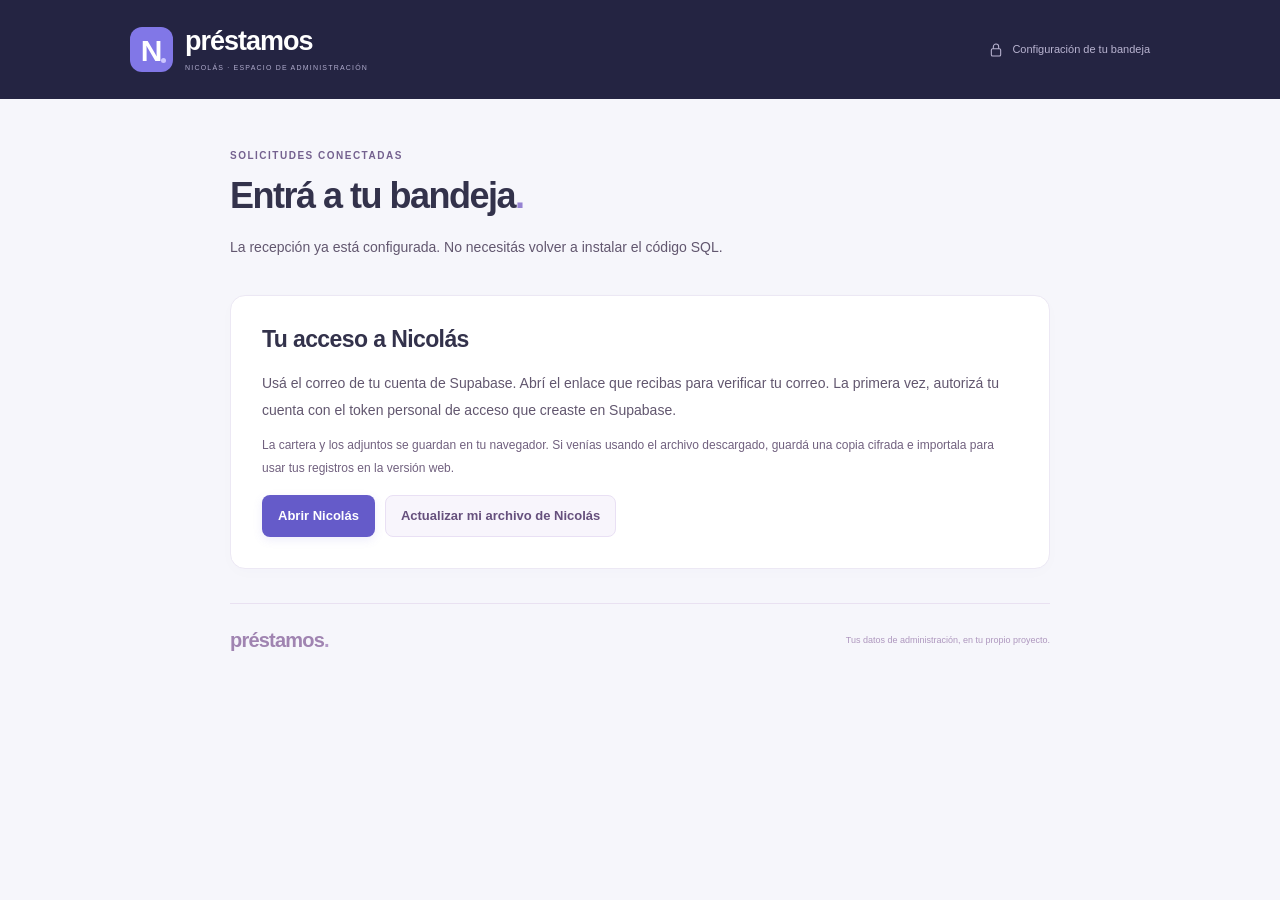
<file: docs/activar/index.html>
<!doctype html>
<html lang="es">
<head>
  <meta charset="utf-8">
  <meta name="viewport" content="width=device-width, initial-scale=1">
  <meta name="theme-color" content="#242442">
  <meta name="robots" content="noindex, nofollow, noarchive">
  <meta name="referrer" content="no-referrer">
  <title>Activar tu bandeja · Préstamos</title>
  <link rel="icon" href="data:image/svg+xml,%3Csvg xmlns='http://www.w3.org/2000/svg' viewBox='0 0 64 64'%3E%3Crect width='64' height='64' rx='18' fill='%237970df'/%3E%3Ctext x='32' y='45' text-anchor='middle' font-family='Arial' font-size='43' font-weight='700' fill='white'%3EN%3C/text%3E%3C/svg%3E">
  <style>
:root{--setup-bg:#f6f6fb;--setup-paper:#fff;--setup-ink:#33324b;--setup-muted:#777287;--setup-line:#ece8f4;--setup-purple:#7970df;--setup-purple-dark:#655bc9;--setup-soft:#f0edfc;--setup-green:#4d806b;--setup-red:#a44d61}*{box-sizing:border-box}body{margin:0;background:var(--setup-bg);color:var(--setup-ink);font-family:Inter,-apple-system,BlinkMacSystemFont,"Segoe UI",sans-serif;font-size:14px;line-height:1.6;-webkit-font-smoothing:antialiased}h1,h2,p{margin:0}a{color:inherit;text-decoration:none}button,input,textarea{font:inherit}button,a,input,textarea{-webkit-tap-highlight-color:transparent}button{cursor:pointer}button:disabled{cursor:not-allowed;opacity:.5}[hidden]{display:none!important}button:focus-visible,a:focus-visible,input:focus-visible,textarea:focus-visible{outline:3px solid #b9afee;outline-offset:4px}.skip-link{position:fixed;z-index:10;left:15px;top:-70px;padding:10px 16px;background:#fff;color:#4f456e;border-radius:8px;box-shadow:0 6px 25px #27213e22}.skip-link:focus{top:15px}.setup-header{background:#242442;color:#fff}.setup-header-inner{max-width:1100px;margin:auto;padding:27px 40px;display:flex;align-items:center;justify-content:space-between;gap:25px}.setup-brand{display:flex;align-items:center;gap:12px}.setup-mark{width:43px;height:45px;border-radius:12px;display:grid;place-items:center;background:#8177e7;position:relative;font-size:30px;font-weight:800;letter-spacing:-3px;padding-right:3px}.setup-mark>span{position:absolute;right:7px;bottom:9px;width:5px;height:5px;border-radius:50%;background:#cdc7ff}.setup-brand>span:last-child{font-size:27px;font-weight:700;line-height:1;letter-spacing:-1px}.setup-brand>span:last-child>span{display:block;font-size:7px;font-weight:500;letter-spacing:1.2px;color:#b0accd;margin-top:9px}.setup-private{display:flex;align-items:center;gap:8px;font-size:11px;color:#b9b4d1}.setup-private svg{width:16px;height:16px;fill:none;stroke:currentColor;stroke-width:1.6}.setup-main{width:min(900px,100%);padding:49px 40px 30px;margin:auto}.setup-heading{margin-bottom:34px}.setup-eyebrow{display:block;color:#9181b4;font-size:9px;font-weight:650;letter-spacing:1.5px;margin-bottom:10px}.setup-heading h1{font-size:36px;font-weight:650;letter-spacing:-1.5px;line-height:1.23}.setup-heading h1>span{color:#9683d2}.setup-heading>p{font-size:14px;color:#8a8198;line-height:1.9;max-width:640px;margin-top:16px}.setup-steps{list-style:none;padding:0;margin:0;display:flex;flex-direction:column;gap:22px}.setup-step{display:flex;align-items:flex-start;gap:22px;background:var(--setup-paper);border:1px solid var(--setup-line);border-radius:15px;padding:29px 31px 31px;box-shadow:0 4px 15px #49316404;min-width:0}.setup-step>section{flex:1;min-width:0}.setup-step-number{display:grid;place-items:center;flex-shrink:0;width:33px;height:33px;border-radius:10px;background:#ede8fa;border:1px solid #e5dcf5;color:#9b7dbc;font-size:16px;font-weight:600;margin-top:3px}.setup-step-heading .setup-eyebrow{font-size:8px;letter-spacing:1.35px;margin-bottom:7px}.setup-step h2{font-size:23px;font-weight:600;letter-spacing:-.6px;line-height:1.3}.setup-step section>p{font-size:13px;color:#8f819d;line-height:1.95;margin-top:15px}.setup-step strong{font-weight:600;color:#7b638b}.setup-step section>p.setup-help,.setup-help{font-size:11px;color:#a18daf;line-height:1.85}.setup-step section>p.setup-help{margin-top:10px}.setup-button{display:inline-flex;align-items:center;justify-content:center;gap:9px;min-height:42px;border:1px solid transparent;border-radius:8px;font-size:12px;font-weight:600;line-height:1.5;padding:10px 15px;transition:background .15s;color:inherit}.setup-button svg{width:15px;height:15px;fill:none;stroke:currentColor;stroke-width:1.6;flex-shrink:0}.setup-button-primary{background:var(--setup-purple);color:white;box-shadow:0 3px 10px #7970df20}.setup-button-primary:hover:enabled{background:var(--setup-purple-dark)}.setup-button-secondary{background:#f8f5fc;border-color:#e9e0f4;color:#9875af}.setup-button-secondary:hover{background:#f0e9f9;border-color:#dbceee}.setup-button[aria-disabled=true]{opacity:.5;pointer-events:none}.setup-step section>a.setup-button,.setup-step section>button.setup-button{margin-top:21px}.setup-email-form{margin-top:22px}.setup-email-form>label{display:block;font-size:12px;font-weight:550;color:#8c6f9f;margin-bottom:8px}.setup-email-row{display:flex;align-items:stretch;gap:10px}.setup-email-row input{min-width:0;width:100%;flex:1;border:1px solid #e1d7ed;background:#fff;border-radius:8px;padding:11px 12px;min-height:43px;font-size:13px;color:#7b5f8e;outline:none}.setup-email-row input:focus{border-color:#ad95cf;box-shadow:0 0 0 3px #f2edf9}.setup-email-row input::placeholder{color:#b09cc0}.setup-email-row .setup-button{flex-shrink:0;font-size:11px}.setup-email-form small{display:block;color:#aa91b9;font-size:10px;line-height:1.85;margin-top:9px}.setup-inline-error{color:var(--setup-red);font-size:11px;line-height:1.8;margin-top:10px}.setup-sql-panel{margin-top:23px;padding-top:22px;border-top:1px solid #ede3f5}.setup-sql-instructions>strong{font-size:13px;color:#8b699f}.setup-sql-instructions p{color:#a48ab4;font-size:11px;line-height:2;margin-top:9px}.setup-sql-actions{display:flex;align-items:center;gap:10px;flex-wrap:wrap;margin-top:16px}.setup-copy-status{font-size:11px;color:#8d73a0;line-height:1.85;margin-top:11px;min-height:19px}.setup-sql-label{display:block;font-size:10px;color:#ab91bc;margin:16px 0 8px;line-height:1.8}#setup-sql-output{width:100%;max-width:100%;resize:vertical;min-height:160px;max-height:65vh;border:1px solid #e4daef;border-radius:9px;background:#fbf9fe;color:#8e6fa3;padding:13px;font-family:ui-monospace,SFMono-Regular,Consolas,monospace;font-size:10px;line-height:1.8;white-space:pre;overflow:auto}.setup-sql-panel>.setup-help{margin-top:13px}.setup-feedback{font-size:12px;line-height:1.9;border:1px solid #e4daef;background:#f6f2fb;color:#9474a8;border-radius:9px;padding:13px 16px;margin-top:19px;overflow-wrap:anywhere;white-space:pre-line}.setup-feedback[data-state=success]{background:#eef7f2;border-color:#d7e9e0;color:var(--setup-green)}.setup-feedback[data-state=error],.setup-feedback-error{background:#fff1f3;border-color:#f0dae1;color:var(--setup-red)}#setup-config-error{margin:0 0 23px}.setup-feedback[data-state=working]{background:#f5f2fc;color:#957bb1}.setup-footer{display:flex;justify-content:space-between;gap:20px;align-items:center;border-top:1px solid #e9e1f1;margin-top:34px;padding-top:20px;font-size:9px;color:#ae97be}.setup-footer>span{font-size:20px;font-weight:650;letter-spacing:-.8px;color:#a084b1}.setup-footer>span>span{color:#b39bc8}@media(max-width:760px){.setup-header-inner{padding:24px 26px}.setup-main{padding:35px 25px 25px}.setup-heading h1{font-size:31px;letter-spacing:-1.1px}.setup-heading>p{font-size:13px}.setup-private{font-size:10px}.setup-step{padding:24px 22px;gap:17px}.setup-step h2{font-size:22px}.setup-email-row{flex-direction:column}.setup-email-row>.setup-button{align-self:flex-start}.setup-step section>p{font-size:12px}.setup-sql-panel{margin-left:-1px;margin-right:-1px}.setup-footer{font-size:8px}.setup-footer>span{font-size:18px}}@media(max-width:480px){.setup-header-inner{padding:21px 20px}.setup-brand{gap:10px}.setup-mark{width:36px;height:38px;font-size:25px;border-radius:10px}.setup-mark>span{width:4px;height:4px;right:6px;bottom:8px}.setup-brand>span:last-child{font-size:24px}.setup-brand>span:last-child>span{font-size:6px;letter-spacing:.8px;margin-top:7px}.setup-private{display:none}.setup-main{padding:30px 17px 24px}.setup-heading{margin-bottom:26px}.setup-heading>.setup-eyebrow{font-size:8px;letter-spacing:1.1px}.setup-heading h1{font-size:28px;letter-spacing:-.9px}.setup-heading>p{font-size:12px;line-height:1.95;margin-top:13px}.setup-steps{gap:17px}.setup-step{padding:22px 18px;gap:12px;position:relative}.setup-step-number{width:27px;height:28px;font-size:13px;border-radius:8px}.setup-step-heading .setup-eyebrow{font-size:7px;letter-spacing:.8px;line-height:1.8}.setup-step h2{font-size:20px}.setup-step section>p{font-size:11px;line-height:1.95;margin-top:13px}.setup-step section>p.setup-help{font-size:10px}.setup-button{font-size:10px;padding:10px 11px;min-height:40px;gap:7px}.setup-button svg{width:13px;height:13px}.setup-step section>a.setup-button,.setup-step section>button.setup-button{margin-top:17px}.setup-email-form{margin-top:18px}.setup-email-form>label{font-size:10px;line-height:1.8}.setup-email-row input{font-size:12px;padding:10px;min-height:41px}.setup-email-row .setup-button{font-size:10px;width:100%}.setup-email-form small{font-size:9px}.setup-sql-actions{flex-direction:column;align-items:stretch}.setup-sql-instructions>strong{font-size:11px}.setup-sql-instructions p{font-size:10px}.setup-sql-label,.setup-copy-status{font-size:9px}.setup-sql-panel>.setup-help{font-size:9px}#setup-sql-output{font-size:9px;padding:10px}.setup-feedback{font-size:10px;padding:11px 12px}.setup-footer{align-items:flex-start;font-size:8px;line-height:1.8;gap:15px}.setup-footer>span{flex-shrink:0;font-size:17px}}@media(max-width:350px){.setup-main{padding-left:12px;padding-right:12px}.setup-heading h1{font-size:26px}.setup-step{gap:10px;padding-left:13px;padding-right:13px}.setup-step h2{font-size:18px}.setup-step-number{width:24px;height:25px;font-size:12px}.setup-step section>p{font-size:10px}.setup-button{font-size:9px;padding-left:9px;padding-right:9px}.setup-button svg{width:12px;height:12px}.setup-step-heading .setup-eyebrow{font-size:6px;letter-spacing:.7px}}@media(prefers-reduced-motion:reduce){.setup-button{transition:none}}@media print{.setup-header,.setup-heading,.setup-step:first-child,.setup-step:last-child,.setup-email-form,.setup-sql-actions,.setup-copy-status,.setup-help,.setup-footer{display:none!important}.setup-main{width:100%;padding:0}.setup-step{border:0;box-shadow:none;padding:0}.setup-step-number{display:none}.setup-sql-panel{border:0}#setup-sql-output{max-height:none;height:auto}}

@media(max-width:480px){.setup-step section>p{font-size:12px}.setup-step section>p.setup-help,.setup-sql-panel>.setup-help{font-size:11px}.setup-email-form>label{font-size:11px}.setup-button,.setup-email-row .setup-button{font-size:11px}.setup-email-form small,.setup-sql-instructions p,.setup-sql-label,.setup-copy-status{font-size:10px}}@media(max-width:350px){.setup-step section>p{font-size:11px}.setup-button{font-size:10px}}

/* Keep installation instructions legible on phones and on light backgrounds. */
:root{--setup-purple:#655bc9;--setup-purple-dark:#5146b0}
.setup-heading>p,.setup-step section>p{color:#62576f;font-size:14px}
.setup-step strong{color:#574763}
.setup-eyebrow,.setup-step-heading .setup-eyebrow{color:#74618f;font-size:10px}
.setup-help,.setup-step section>p.setup-help,.setup-sql-panel>.setup-help,.setup-email-form small,.setup-sql-instructions p,.setup-sql-label,.setup-copy-status{color:#71617f;font-size:12px}
.setup-button,.setup-email-row .setup-button{font-size:13px}
.setup-button-secondary{color:#66507d}
.setup-email-form>label,.setup-sql-instructions>strong{color:#62506f;font-size:13px}
.setup-email-row input{color:#4b3e59;font-size:16px}
.setup-feedback,.setup-feedback[data-state=working]{color:#66507d;font-size:13px}
#setup-sql-output{color:#4b3e59;font-size:11px}
@media(max-width:480px){.setup-heading>p,.setup-step section>p{font-size:13px}.setup-help,.setup-step section>p.setup-help,.setup-sql-panel>.setup-help,.setup-email-form small,.setup-sql-instructions p,.setup-sql-label,.setup-copy-status{font-size:12px}.setup-step-heading .setup-eyebrow{font-size:9px}.setup-email-form>label{font-size:13px}}

</style>

<meta http-equiv="Content-Security-Policy" content="default-src 'none'; script-src 'unsafe-inline'; style-src 'unsafe-inline'; img-src data:; connect-src https://xtsaobpgjuaqbyjaymus.supabase.co; base-uri 'none'; form-action 'none'">
<meta name="referrer" content="no-referrer">
</head>
<body>
  <a href="#setup-main" class="skip-link">Ir a los pasos</a>
  <header class="setup-header"><div class="setup-header-inner"><div class="setup-brand"><span class="setup-mark" aria-hidden="true">N<span></span></span><span>préstamos<span>NICOLÁS · ESPACIO DE ADMINISTRACIÓN</span></span></div><span class="setup-private"><svg viewBox="0 0 24 24" aria-hidden="true"><rect x="5" y="10" width="14" height="11" rx="2"/><path d="M8 10V7a4 4 0 0 1 8 0v3"/></svg>Configuración de tu bandeja</span></div></header>
  <main id="setup-main" class="setup-main">
    <div class="setup-heading"><span class="setup-eyebrow">ACTIVACIÓN DE TU BANDEJA</span><h1>Activemos tus solicitudes<span>.</span></h1><p>Seguí estos tres pasos en tu proyecto de Supabase. La contraseña de tu cuenta se escribe únicamente en Supabase.</p></div>
    <div id="setup-config-error" class="setup-feedback setup-feedback-error" role="alert" hidden></div>
    <ol class="setup-steps">
      <li class="setup-step"><span class="setup-step-number" aria-hidden="true">1</span><section aria-labelledby="setup-account-title"><div class="setup-step-heading"><span class="setup-eyebrow">TU CUENTA DE ADMINISTRACIÓN</span><h2 id="setup-account-title">Creá tu usuario.</h2></div><p>Abrí el panel de tu proyecto y, en <strong>Authentication → Users</strong>, elegí <strong>Add user → Create new user</strong>. Usá tu correo y una contraseña propia. Si aparece <strong>Auto Confirm User</strong>, dejalo activado.</p><p class="setup-help">Si ya creaste tu cuenta en este proyecto, podés seguir con el paso 2.</p><a id="setup-users-link" class="setup-button setup-button-secondary" target="_blank" rel="noopener noreferrer" aria-disabled="true">Abrir usuarios de mi proyecto<svg viewBox="0 0 24 24" aria-hidden="true"><path d="M14 4h6v6m0-6L10 14M9 4H4v16h16v-5"/></svg></a></section></li>
      <li class="setup-step"><span class="setup-step-number" aria-hidden="true">2</span><section aria-labelledby="setup-install-title"><div class="setup-step-heading"><span class="setup-eyebrow">PREPARAR Y PEGAR</span><h2 id="setup-install-title">Instalá la recepción.</h2></div><p>Escribí el correo de la cuenta que creaste en el paso 1. Vamos a preparar el texto completo para instalar la bandeja y autorizar esa cuenta.</p><form id="setup-email-form" class="setup-email-form" autocomplete="off"><label for="setup-owner-email">Correo de tu cuenta de administración</label><div class="setup-email-row"><input type="email" id="setup-owner-email" name="owner-email" required maxlength="254" autocomplete="off" inputmode="email" spellcheck="false" autocapitalize="none" placeholder="tu-correo@ejemplo.com" aria-describedby="setup-email-help setup-email-error" disabled><button id="setup-generate-sql" class="setup-button setup-button-primary" type="submit" disabled>Preparar instalación</button></div><small id="setup-email-help">Este correo se incorpora al texto SQL para que tu cuenta pueda ver las solicitudes.</small><p id="setup-email-error" class="setup-inline-error" role="alert" hidden></p></form>
        <div id="setup-sql-panel" class="setup-sql-panel" hidden><div class="setup-sql-instructions"><strong>Copiá todo, pegalo y ejecutalo.</strong><p>1. Tocá <strong>Copiar instalación</strong>.<br>2. Abrí el editor SQL de tu proyecto.<br>3. Pegá el texto completo y tocá <strong>Run</strong>.</p></div><div class="setup-sql-actions"><button id="setup-copy-sql" class="setup-button setup-button-primary" type="button">Copiar instalación</button><a id="setup-sql-link" class="setup-button setup-button-secondary" target="_blank" rel="noopener noreferrer" aria-disabled="true">Abrir editor SQL<svg viewBox="0 0 24 24" aria-hidden="true"><path d="M14 4h6v6m0-6L10 14M9 4H4v16h16v-5"/></svg></a></div><p id="setup-copy-status" class="setup-copy-status" role="status" aria-live="polite"></p><label class="setup-sql-label" for="setup-sql-output">Instalación completa · también podés seleccionarla y copiarla manualmente</label><textarea id="setup-sql-output" readonly rows="9" spellcheck="false" autocapitalize="none" autocomplete="off" aria-describedby="setup-copy-status"></textarea><p class="setup-help">El correo se usa solo en esta página y en el SQL que pegues en tu propio proyecto. No se agrega a los enlaces ni se guarda en este navegador.</p></div>
      </section></li>
      <li class="setup-step"><span class="setup-step-number" aria-hidden="true">3</span><section aria-labelledby="setup-check-title"><div class="setup-step-heading"><span class="setup-eyebrow">YA CASI ESTAMOS</span><h2 id="setup-check-title">Comprobá la instalación.</h2></div><p>Cuando el editor muestre que el SQL se ejecutó correctamente, volvé acá y comprobá la recepción. Esta prueba no envía una solicitud de préstamo.</p><button id="setup-check" class="setup-button setup-button-primary" type="button" disabled>Comprobar instalación</button><div id="setup-probe-status" class="setup-feedback" role="status" aria-live="polite" aria-atomic="true" data-state="idle" hidden></div></section></li>
    </ol>
    <p class="setup-footer"><span>préstamos<span>.</span></span>Tus datos de administración, en tu propio proyecto.</p>
    <noscript><p class="setup-feedback setup-feedback-error">Abrí esta página con JavaScript activado en tu navegador para preparar y comprobar la instalación.</p></noscript>
  </main>
<script>
window.NicolasSetupConfig = Object.freeze({"supabase_url":"https://xtsaobpgjuaqbyjaymus.supabase.co","publishable_key":"sb_publishable_h0b-H92CXmSooFRUrouLxA_4-HEQyeh","application_enabled":true,"migration_sql":"-- Run as the project database administrator. No credentials or customer data belong here.\nbegin;\n\ncreate schema if not exists nicolas_private;\nrevoke all on schema nicolas_private from public, anon, authenticated;\n\ncreate table if not exists nicolas_private.owner_users (\n  user_id uuid primary key references auth.users(id) on delete cascade\n);\ncreate table if not exists nicolas_private.requests (\n  id uuid primary key,\n  status text not null default 'pending' check (status in ('pending', 'approved', 'rejected')),\n  created_at timestamptz not null default clock_timestamp(),\n  customer jsonb not null,\n  quote jsonb not null,\n  submitted_payload jsonb not null,\n  approved_payload jsonb,\n  decided_at timestamptz,\n  decided_by uuid references auth.users(id),\n  check ((status = 'approved') = (approved_payload is not null))\n);\ncreate index if not exists nicolas_requests_created_idx on nicolas_private.requests(created_at desc);\ncreate table if not exists nicolas_private.submission_limits (\n  bucket_key text not null,\n  window_start timestamptz not null,\n  submissions integer not null check (submissions > 0),\n  primary key (bucket_key, window_start)\n);\nalter table nicolas_private.owner_users enable row level security;\nalter table nicolas_private.requests enable row level security;\nalter table nicolas_private.submission_limits enable row level security;\nrevoke all on all tables in schema nicolas_private from public, anon, authenticated;\n\ncreate or replace function nicolas_private.require_owner() returns uuid\nlanguage plpgsql security definer set search_path = pg_catalog, nicolas_private as $$\ndeclare v_uid uuid := auth.uid();\nbegin\n  if v_uid is null or not exists(select 1 from nicolas_private.owner_users where user_id = v_uid) then\n    raise exception using errcode = 'PT403', message = 'Owner authorization required.';\n  end if;\n  return v_uid;\nend;\n$$;\n\ncreate or replace function nicolas_private.require_keys(p_object jsonb, p_keys text[]) returns void\nlanguage plpgsql set search_path = pg_catalog as $$\nbegin\n  if jsonb_typeof(p_object) is distinct from 'object' then\n    raise exception using errcode = 'PT400', message = 'Invalid request fields.';\n  end if;\n  if (select count(*) from jsonb_object_keys(p_object)) \u003c> cardinality(p_keys) or\n     not p_object ?& p_keys then\n    raise exception using errcode = 'PT400', message = 'Invalid request fields.';\n  end if;\nend;\n$$;\n\ncreate or replace function nicolas_private.text_field(p_object jsonb, p_name text, p_min integer, p_max integer) returns text\nlanguage plpgsql set search_path = pg_catalog as $$\ndeclare v_value text;\nbegin\n  if jsonb_typeof(p_object -> p_name) is distinct from 'string' then\n    raise exception using errcode = 'PT400', message = 'Invalid customer data.';\n  end if;\n  v_value := regexp_replace(btrim(p_object ->> p_name), '[[:space:]]+', ' ', 'g');\n  if length(v_value) \u003c p_min or length(v_value) > p_max or v_value ~ '[[:cntrl:]]' then\n    raise exception using errcode = 'PT400', message = 'Invalid customer data.';\n  end if;\n  return v_value;\nend;\n$$;\n\ncreate or replace function nicolas_private.integer_field(p_object jsonb, p_name text, p_min bigint, p_max bigint) returns bigint\nlanguage plpgsql set search_path = pg_catalog as $$\ndeclare v_number numeric;\nbegin\n  if jsonb_typeof(p_object -> p_name) is distinct from 'number' or (p_object ->> p_name) !~ '^[0-9]+$' then\n    raise exception using errcode = 'PT400', message = 'Invalid numeric input.';\n  end if;\n  v_number := (p_object ->> p_name)::numeric;\n  if v_number \u003c p_min or v_number > p_max then\n    raise exception using errcode = 'PT400', message = 'Numeric input outside allowed limits.';\n  end if;\n  return v_number::bigint;\nend;\n$$;\n\ncreate or replace function nicolas_private.calendar_date(p_value text) returns date\nlanguage plpgsql set search_path = pg_catalog as $$\ndeclare v_date date;\nbegin\n  if p_value is null or p_value !~ '^[0-9]{4}-[0-9]{2}-[0-9]{2}$' or substring(p_value,1,4)::integer \u003c 1 then\n    raise exception using errcode = 'PT400', message = 'Invalid calendar date.';\n  end if;\n  begin v_date := p_value::date;\n  exception when others then raise exception using errcode = 'PT400', message = 'Invalid calendar date.'; end;\n  if to_char(v_date, 'YYYY-MM-DD') \u003c> p_value then\n    raise exception using errcode = 'PT400', message = 'Invalid calendar date.';\n  end if;\n  return v_date;\nend;\n$$;\n\ncreate or replace function nicolas_private.quote_snapshot(p_quote jsonb) returns jsonb\nlanguage plpgsql set search_path = pg_catalog as $$\ndeclare\n  v_principal bigint; v_months integer; v_anchor integer; v_first date; v_first_month date;\n  v_month date; v_due date; v_month_days integer; v_rate integer; v_interest bigint;\n  v_base bigint; v_regular bigint; v_total bigint; v_installments jsonb := '[]'::jsonb;\nbegin\n  perform nicolas_private.require_keys(p_quote, array['policy_version','principal_cents','term_months','first_due_date','due_anchor_day']);\n  if p_quote ->> 'policy_version' is distinct from 'nicolas-total-v1' then\n    raise exception using errcode = 'PT400', message = 'Unsupported quote policy.';\n  end if;\n  v_principal := nicolas_private.integer_field(p_quote, 'principal_cents', 1, 100000000000);\n  v_months := nicolas_private.integer_field(p_quote, 'term_months', 1, 24)::integer;\n  v_anchor := nicolas_private.integer_field(p_quote, 'due_anchor_day', 1, 31)::integer;\n  v_first := nicolas_private.calendar_date(p_quote ->> 'first_due_date');\n  v_first_month := date_trunc('month', v_first)::date;\n  v_month_days := extract(day from (v_first_month + interval '1 month - 1 day'))::integer;\n  if extract(day from v_first)::integer \u003c> least(v_anchor, v_month_days) then\n    raise exception using errcode = 'PT400', message = 'Quote anchor does not match first payment date.';\n  end if;\n  v_rate := case when v_months >= 4 then 40 else 35 end;\n  v_interest := (v_principal * v_rate + 50) / 100;\n  v_base := v_principal + v_interest;\n  v_regular := ((v_base + v_months::bigint * 100000 - 1) / (v_months::bigint * 100000)) * 100000;\n  v_total := v_regular * v_months;\n  for v_index in 0..v_months - 1 loop\n    v_month := (v_first_month + make_interval(months => v_index))::date;\n    if extract(year from v_month) > 9999 then\n      raise exception using errcode = 'PT400', message = 'Payment dates exceed supported range.';\n    end if;\n    v_month_days := extract(day from (v_month + interval '1 month - 1 day'))::integer;\n    v_due := v_month + (least(v_anchor, v_month_days) - 1);\n    v_installments := v_installments || jsonb_build_array(jsonb_build_object('number', v_index + 1,\n      'due_date', to_char(v_due, 'YYYY-MM-DD'), 'amount_cents', v_regular));\n  end loop;\n  return jsonb_build_object('policy_version', 'nicolas-total-v1', 'principal_cents', v_principal,\n    'term_months', v_months, 'first_due_date', to_char(v_first,'YYYY-MM-DD'), 'due_anchor_day', v_anchor,\n    'interest_percent', v_rate, 'interest_cents', v_interest, 'base_total_cents', v_base,\n    'rounding_adjustment_cents', v_total - v_base, 'total_cents', v_total, 'installments', v_installments);\nend;\n$$;\n\ncreate or replace function public.nicolas_submit_request(p_payload jsonb) returns jsonb\nlanguage plpgsql security definer set search_path = pg_catalog, nicolas_private as $$\ndeclare\n  v_id uuid; v_customer jsonb; v_quote jsonb; v_input_quote jsonb; v_normalized jsonb;\n  v_name text; v_cuil text; v_phone text; v_sum integer := 0; v_weights integer[] := array[5,4,3,2,7,6,5,4,3,2];\n  v_existing nicolas_private.requests%rowtype; v_window timestamptz; v_count integer; v_limit_key text;\nbegin\n  if p_payload is null or octet_length(p_payload::text) > 16384 then\n    raise exception using errcode = 'PT413', message = 'Request exceeds size limit.';\n  end if;\n  perform nicolas_private.require_keys(p_payload, array['request_id','customer','quote','contact_consent']);\n  if jsonb_typeof(p_payload -> 'request_id') is distinct from 'string' or\n     (p_payload ->> 'request_id') !~* '^[0-9a-f]{8}-[0-9a-f]{4}-[0-9a-f]{4}-[0-9a-f]{4}-[0-9a-f]{12}$' or\n     p_payload -> 'contact_consent' is distinct from 'true'::jsonb then\n    raise exception using errcode = 'PT400', message = 'Invalid identifier or missing consent.';\n  end if;\n  v_id := (p_payload ->> 'request_id')::uuid;\n  v_customer := p_payload -> 'customer';\n  perform nicolas_private.require_keys(v_customer, array['full_name','cuil','address_street','address_number','locality','client_whatsapp']);\n  v_name := nicolas_private.text_field(v_customer, 'full_name', 3, 160);\n  if position(' ' in v_name) = 0 then raise exception using errcode = 'PT400', message = 'Full name required.'; end if;\n  v_cuil := regexp_replace(nicolas_private.text_field(v_customer, 'cuil', 11, 24), '[ -]', '', 'g');\n  if v_cuil !~ '^(20|23|24|27)[0-9]{9}$' then raise exception using errcode = 'PT400', message = 'Invalid CUIL.'; end if;\n  for v_index in 1..10 loop v_sum := v_sum + substring(v_cuil, v_index, 1)::integer * v_weights[v_index]; end loop;\n  if (v_sum + substring(v_cuil, 11, 1)::integer) % 11 \u003c> 0 then\n    raise exception using errcode = 'PT400', message = 'Invalid CUIL checksum.';\n  end if;\n  v_phone := nicolas_private.text_field(v_customer, 'client_whatsapp', 8, 16);\n  if v_phone !~ '^\\+?[1-9][0-9]{7,14}$' then raise exception using errcode = 'PT400', message = 'International phone required.'; end if;\n  v_phone := ltrim(v_phone, '+');\n  if left(v_phone, 2) = '54' and v_phone !~ '^(54[0-9]{10}|549[0-9]{10})$' then\n    raise exception using errcode = 'PT400', message = 'Invalid Argentine phone.';\n  end if;\n  v_customer := jsonb_build_object('full_name', v_name, 'cuil', v_cuil,\n    'address_street', nicolas_private.text_field(v_customer, 'address_street', 1, 160),\n    'address_number', nicolas_private.text_field(v_customer, 'address_number', 1, 40),\n    'locality', nicolas_private.text_field(v_customer, 'locality', 1, 120), 'client_whatsapp', v_phone);\n  v_quote := nicolas_private.quote_snapshot(p_payload -> 'quote');\n  v_input_quote := jsonb_build_object('policy_version', v_quote -> 'policy_version', 'principal_cents', v_quote -> 'principal_cents',\n    'term_months', v_quote -> 'term_months', 'first_due_date', v_quote -> 'first_due_date', 'due_anchor_day', v_quote -> 'due_anchor_day');\n  v_normalized := jsonb_build_object('request_id', v_id::text, 'customer', v_customer, 'quote', v_input_quote, 'contact_consent', true);\n  -- All submissions share one short transaction lock: bounds count/PII growth under concurrency.\n  perform pg_advisory_xact_lock(7264910031);\n  select * into v_existing from nicolas_private.requests where id = v_id;\n  if found then\n    if v_existing.submitted_payload \u003c> v_normalized then\n      raise exception using errcode = 'PT409', message = 'Identifier already used for different input.', detail = 'idempotency_conflict';\n    end if;\n    -- Anonymous callers never learn the owner's decision or any stored personal data.\n    return jsonb_build_object('request_id', v_id::text, 'status', 'pending');\n  end if;\n  if nicolas_private.calendar_date(v_quote ->> 'first_due_date') \u003c= (clock_timestamp() at time zone 'America/Argentina/Buenos_Aires')::date then\n    raise exception using errcode = 'PT400', message = 'First payment must be in the future.';\n  end if;\n  v_window := date_trunc('hour', clock_timestamp());\n  delete from nicolas_private.submission_limits where window_start \u003c v_window - interval '24 hours';\n  foreach v_limit_key in array array['global', 'cuil:' || md5(v_cuil)] loop\n    insert into nicolas_private.submission_limits(bucket_key, window_start, submissions) values(v_limit_key, v_window, 1)\n      on conflict(bucket_key, window_start) do update set submissions = nicolas_private.submission_limits.submissions + 1\n      returning submissions into v_count;\n    if v_count > (case when v_limit_key = 'global' then 120 else 3 end) then\n      raise exception using errcode = 'PT429', message = 'Submission rate limit reached.';\n    end if;\n  end loop;\n  if (select count(*) from nicolas_private.requests) >= 1000 then\n    raise exception using errcode = 'PT429', message = 'Inbox capacity reached.';\n  end if;\n  insert into nicolas_private.requests(id, customer, quote, submitted_payload) values(v_id, v_customer, v_quote, v_normalized);\n  return jsonb_build_object('request_id', v_id::text, 'status', 'pending');\nend;\n$$;\n\ncreate or replace function public.nicolas_list_requests() returns jsonb\nlanguage plpgsql security definer set search_path = pg_catalog, nicolas_private as $$\ndeclare v_rows jsonb;\nbegin\n  perform nicolas_private.require_owner();\n  select coalesce(jsonb_agg(jsonb_build_object('id', id, 'status', status, 'created_at', created_at,\n    'customer', customer, 'quote', quote, 'approved_payload', approved_payload) order by created_at desc, id), '[]'::jsonb)\n    into v_rows from nicolas_private.requests;\n  return v_rows;\nend;\n$$;\n\ncreate or replace function public.nicolas_approve_request(p_request_id uuid) returns jsonb\nlanguage plpgsql security definer set search_path = pg_catalog, nicolas_private as $$\ndeclare v_uid uuid; v_row nicolas_private.requests%rowtype; v_now timestamptz; v_issued date; v_payload jsonb;\nbegin\n  v_uid := nicolas_private.require_owner();\n  select * into v_row from nicolas_private.requests where id = p_request_id for update;\n  if not found then raise exception using errcode = 'PT404', message = 'Request not found.'; end if;\n  if v_row.status = 'approved' then return v_row.approved_payload; end if;\n  if v_row.status \u003c> 'pending' then raise exception using errcode = 'PT409', message = 'Only pending requests can be approved.'; end if;\n  v_now := clock_timestamp(); v_issued := (v_now at time zone 'America/Argentina/Buenos_Aires')::date;\n  if nicolas_private.calendar_date(v_row.quote ->> 'first_due_date') \u003c= v_issued then\n    raise exception using errcode = 'PT409', message = 'First payment must be after approval date.', detail = 'stale_first_due_date';\n  end if;\n  v_payload := jsonb_build_object('request_id', v_row.id::text, 'approved_at', to_char(v_now at time zone 'UTC', 'YYYY-MM-DD\"T\"HH24:MI:SS.US\"Z\"'),\n    'issued_date', to_char(v_issued,'YYYY-MM-DD'), 'customer', v_row.customer, 'quote', v_row.quote);\n  update nicolas_private.requests set status = 'approved', approved_payload = v_payload, decided_at = v_now, decided_by = v_uid where id = v_row.id;\n  return v_payload;\nend;\n$$;\n\ncreate or replace function public.nicolas_reject_request(p_request_id uuid) returns jsonb\nlanguage plpgsql security definer set search_path = pg_catalog, nicolas_private as $$\ndeclare v_uid uuid; v_row nicolas_private.requests%rowtype;\nbegin\n  v_uid := nicolas_private.require_owner();\n  select * into v_row from nicolas_private.requests where id = p_request_id for update;\n  if not found then raise exception using errcode = 'PT404', message = 'Request not found.'; end if;\n  if v_row.status = 'approved' then raise exception using errcode = 'PT409', message = 'Approved requests cannot be rejected.'; end if;\n  if v_row.status = 'pending' then\n    update nicolas_private.requests set status = 'rejected', decided_at = clock_timestamp(), decided_by = v_uid where id = v_row.id;\n  end if;\n  return jsonb_build_object('id', v_row.id::text, 'status', 'rejected');\nend;\n$$;\n\n-- This is deliberately an invoker function. An Auth session or a service-role\n-- API key cannot claim ownership; the caller must also possess database write\n-- privileges through the Management API (normally the project postgres owner).\ncreate or replace function nicolas_private.claim_first_owner(p_user_id uuid) returns uuid\nlanguage plpgsql security invoker set search_path = pg_catalog, nicolas_private as $$\nbegin\n  if current_user \u003c> 'postgres' and current_user \u003c> (\n    select pg_get_userbyid(datdba) from pg_database where datname = current_database()\n  ) then\n    raise exception using errcode = 'PT403', message = 'Database owner privileges required.';\n  end if;\n  if p_user_id is null or not exists (\n    select 1 from auth.users where id = p_user_id and email_confirmed_at is not null\n  ) then\n    raise exception using errcode = 'PT403', message = 'A confirmed email account is required.';\n  end if;\n  lock table nicolas_private.owner_users in exclusive mode;\n  if exists (select 1 from nicolas_private.owner_users where user_id \u003c> p_user_id) then\n    raise exception using errcode = 'PT409', message = 'An owner has already been configured.';\n  end if;\n  insert into nicolas_private.owner_users(user_id) values (p_user_id)\n    on conflict (user_id) do nothing;\n  return p_user_id;\nend;\n$$;\n\nrevoke all on all functions in schema nicolas_private from public, anon, authenticated;\ndo $$ begin\n  if exists (select 1 from pg_roles where rolname = 'service_role') then\n    revoke all on function nicolas_private.claim_first_owner(uuid) from service_role;\n  end if;\nend; $$;\nrevoke all on function public.nicolas_submit_request(jsonb) from public, anon, authenticated;\nrevoke all on function public.nicolas_list_requests() from public, anon, authenticated;\nrevoke all on function public.nicolas_approve_request(uuid) from public, anon, authenticated;\nrevoke all on function public.nicolas_reject_request(uuid) from public, anon, authenticated;\ngrant execute on function public.nicolas_submit_request(jsonb) to anon, authenticated;\ngrant execute on function public.nicolas_list_requests() to authenticated;\ngrant execute on function public.nicolas_approve_request(uuid) to authenticated;\ngrant execute on function public.nicolas_reject_request(uuid) to authenticated;\n\ncomment on schema nicolas_private is 'Private request PII. Never expose this schema through the Data API.';\ncomment on function nicolas_private.claim_first_owner(uuid) is 'First-owner claim: confirmed Auth user plus database-owner write access; no public RPC grant.';\ncomment on function public.nicolas_submit_request(jsonb) is 'Anonymous write-only inbox submission; no PII or decision status is returned.';\nnotify pgrst, 'reload schema';\ncommit;\n"});
/* Owner-only activation helper. Email and prepared SQL stay in memory. The only
 * network operation is an empty, deliberately invalid submission to test the RPC. */
(() => {
  "use strict";
  const get = (id) => document.getElementById(id);
  const form = get("setup-email-form"), emailInput = get("setup-owner-email"), output = get("setup-sql-output");
  let projectUrl = "", publicKey = "", migration = "", ready = false, working = false, controller = null, probeGeneration = 0;
  const config = window.NicolasSetupConfig;
  function feedback(message, state) { const node = get("setup-probe-status"); node.textContent = message; node.dataset.state = state; node.hidden = false; }
  function clearPreparedSql() { output.value = ""; get("setup-sql-panel").hidden = true; get("setup-copy-status").textContent = ""; get("setup-email-error").textContent = ""; get("setup-email-error").hidden = true; }
  function enableLink(id, href) { const link = get(id); link.href = href; link.removeAttribute("aria-disabled"); }
  function configure() {
    try {
      if (!config || typeof config.supabase_url !== "string" || typeof config.publishable_key !== "string" || typeof config.migration_sql !== "string") throw new Error();
      const url = new URL(config.supabase_url);
      if (url.protocol !== "https:" || !/^[a-z0-9]+\.supabase\.co$/.test(url.hostname) || url.port || url.username || url.password || (url.pathname !== "/" && url.pathname !== "") || url.search || url.hash) throw new Error();
      if (!config.publishable_key.trim() || /[\r\n]/.test(config.publishable_key)) throw new Error();
      migration = config.migration_sql.trimEnd();
      if (!/\bbegin\s*;/i.test(migration) || !/\bcommit\s*;\s*$/i.test(migration)) throw new Error();
      projectUrl = url.origin; publicKey = config.publishable_key.trim();
      const projectRef = url.hostname.split(".")[0];
      enableLink("setup-users-link", `https://supabase.com/dashboard/project/${projectRef}/auth/users`);
      enableLink("setup-sql-link", `https://supabase.com/dashboard/project/${projectRef}/sql/new`);
      emailInput.disabled = false; get("setup-generate-sql").disabled = false; get("setup-check").disabled = false; ready = true;
      if (config.application_enabled === true) {
        document.querySelector(".setup-heading").innerHTML = '<span class="setup-eyebrow">SOLICITUDES CONECTADAS</span><h1>Entrá a tu bandeja<span>.</span></h1><p>La recepción ya está configurada. No necesitás volver a instalar el código SQL.</p>';
        document.querySelector(".setup-steps").hidden = true;
        const section = document.createElement("section");
        section.className = "setup-step";
        section.innerHTML = '<section><h2>Tu acceso a Nicolás</h2><p>Usá el correo de tu cuenta de Supabase. Abrí el enlace que recibas para verificar tu correo. La primera vez, autorizá tu cuenta con el token personal de acceso que creaste en Supabase.</p><p class="setup-help">La cartera y los adjuntos se guardan en tu navegador. Si venías usando el archivo descargado, guardá una copia cifrada e importala para usar tus registros en la versión web.</p><div class="setup-sql-actions"><a class="setup-button setup-button-primary" href="https://ignaciomenes-afk.github.io/nicolas/privado/#requests">Abrir Nicolás</a><a class="setup-button setup-button-secondary" href="https://github.com/ignaciomenes-afk/nicolas/raw/refs/heads/codex/web-privada-descargable/entrega/Nicolas-prestamos.zip" rel="noopener noreferrer">Actualizar mi archivo de Nicolás</a></div></section>';
        document.querySelector(".setup-steps").after(section);
      }
    } catch {
      get("setup-config-error").textContent = "Esta página todavía no tiene todos los datos de instalación. Volvé al chat para recibir el enlace de activación completo.";
      get("setup-config-error").hidden = false;
    }
  }
  function buildSql(email) {
    const literal = `'${email.replace(/'/g, "''")}'`;
    // Dollar delimiters can occur in valid email local parts. Pick a tag absent
    // from the address so an address cannot terminate the DO body prematurely.
    let tag = "$nicolas_setup_owner$", suffix = 0;
    while (email.includes(tag)) tag = `$nicolas_setup_owner_${++suffix}$`;
    const installation = migration.replace(/\bcommit\s*;\s*$/i, "").trimEnd();
    return `${installation}\n\n-- Autorizar la cuenta de administración creada en Supabase.\ndo ${tag}\ndeclare\n  v_matching_users bigint;\n  v_owner_id uuid;\nbegin\n  select count(*) into v_matching_users\n  from auth.users\n  where lower(email) = lower(${literal});\n\n  if v_matching_users <> 1 then\n    raise exception 'Debe existir exactamente una cuenta de administración con ese correo. Revisá el paso 1 y el correo ingresado.';\n  end if;\n\n  select id into strict v_owner_id\n  from auth.users\n  where lower(email) = lower(${literal});\n\n  insert into nicolas_private.owner_users (user_id)\n  values (v_owner_id)\n  on conflict (user_id) do nothing;\nend;\n${tag};\n\ncommit;\n`;
  }
  form.addEventListener("submit", (event) => {
    event.preventDefault(); clearPreparedSql();
    if (!ready) return;
    const email = emailInput.value.trim();
    emailInput.value = email;
    if (!email || email.length > 254 || !form.reportValidity()) {
      get("setup-email-error").textContent = "Revisá el correo de tu cuenta de administración."; get("setup-email-error").hidden = false; return;
    }
    // Native email validation excludes newlines and backslashes. Check again for
    // controls before embedding a literal in a user-owned SQL console.
    if (/[\u0000-\u0020\u007f\\]/.test(email)) { get("setup-email-error").textContent = "Ingresá un correo válido, sin espacios."; get("setup-email-error").hidden = false; return; }
    output.value = buildSql(email); get("setup-sql-panel").hidden = false;
    get("setup-copy-status").textContent = "Instalación lista. Copiá el texto completo y ejecutalo en tu proyecto.";
  });
  emailInput.addEventListener("input", clearPreparedSql);
  get("setup-copy-sql").addEventListener("click", async () => {
    if (!ready || !output.value || get("setup-sql-panel").hidden) return;
    try {
      if (!navigator.clipboard?.writeText) throw new Error();
      await navigator.clipboard.writeText(output.value);
      get("setup-copy-status").textContent = "Instalación copiada. Abrí el editor SQL, pegá todo el texto y tocá Run.";
    } catch {
      output.focus(); output.select(); output.setSelectionRange(0, output.value.length);
      get("setup-copy-status").textContent = "El texto quedó seleccionado. Copialo con Ctrl+C o Cmd+C. En el celular, mantené presionado el texto y elegí Copiar.";
    }
  });
  get("setup-check").addEventListener("click", async () => {
    if (!ready || working) return;
    working = true; const ownGeneration = ++probeGeneration;
    get("setup-check").disabled = true; get("setup-check").textContent = "Comprobando…"; get("setup-check").setAttribute("aria-busy", "true");
    feedback("Comprobando la recepción de tu proyecto. Puede tardar hasta 20 segundos…", "working");
    controller = new AbortController(); const timeout = setTimeout(() => controller?.abort(), 20000);
    try {
      const headers = { apikey: publicKey, "Content-Type": "application/json" };
      if (!publicKey.startsWith("sb_publishable_")) headers.Authorization = `Bearer ${publicKey}`;
      const response = await fetch(`${projectUrl}/rest/v1/rpc/nicolas_submit_request`, {
        method: "POST", headers, body: JSON.stringify({ p_payload: {} }),
        credentials: "omit", cache: "no-store", redirect: "error", referrerPolicy: "no-referrer", signal: controller.signal,
      });
      const data = await response.json().catch(() => null);
      if (ownGeneration !== probeGeneration) return;
      if (response.status === 400 && data?.code === "PT400" && data.message === "Invalid request fields.") {
        feedback("La recepción de solicitudes está instalada.\n\nVolvé al chat y escribí «Instalado». Falta verificar el acceso de tu cuenta de administración y habilitar las páginas para terminar la conexión.", "success");
      } else if (response.status === 404 || data?.code === "PGRST202") {
        feedback("Todavía falta instalar la recepción. Copiá el texto completo del paso 2, pegalo en el editor SQL y ejecutalo con Run. Después volvé a comprobar; la actualización puede tardar unos segundos.", "error");
      } else if (response.status === 401) {
        feedback("El proyecto rechazó la clave pública de conexión. Volvé al chat para revisar la conexión configurada e indicá que la comprobación devolvió 401.", "error");
      } else if (response.status === 403) {
        feedback("El proyecto no permitió realizar la comprobación. Volvé al chat e indicá que la comprobación devolvió 403.", "error");
      } else if (response.status === 429) {
        feedback("El proyecto recibió demasiados intentos. Esperá un momento y volvé a comprobar.", "error");
      } else if (response.status >= 500) {
        feedback("El proyecto no pudo responder correctamente. Esperá un momento y volvé a comprobar. Si continúa, contalo en el chat.", "error");
      } else {
        feedback("La respuesta no permite confirmar esta instalación. Ejecutá el SQL completo del paso 2 y volvé a comprobar. Si continúa, volvé al chat para revisar la conexión.", "error");
      }
    } catch (error) {
      if (ownGeneration !== probeGeneration) return;
      feedback(error?.name === "AbortError" ? "La comprobación superó los 20 segundos. Revisá tu conexión y volvé a intentar." : "El navegador no pudo conectar con tu proyecto. Revisá la conexión a internet y cualquier bloqueo de red del navegador. Volvé a intentar; si continúa, contalo en el chat.", "error");
    } finally {
      clearTimeout(timeout);
      if (ownGeneration === probeGeneration) { controller = null; working = false; get("setup-check").disabled = !ready; get("setup-check").textContent = "Comprobar instalación"; get("setup-check").setAttribute("aria-busy", "false"); }
    }
  });
  window.addEventListener("pagehide", () => { probeGeneration++; controller?.abort(); controller = null; working = false; emailInput.value = ""; clearPreparedSql(); get("setup-check").disabled = !ready; get("setup-check").textContent = "Comprobar instalación"; get("setup-check").setAttribute("aria-busy", "false"); });
  configure();
})();

</script>
</body>
</html>
</file>
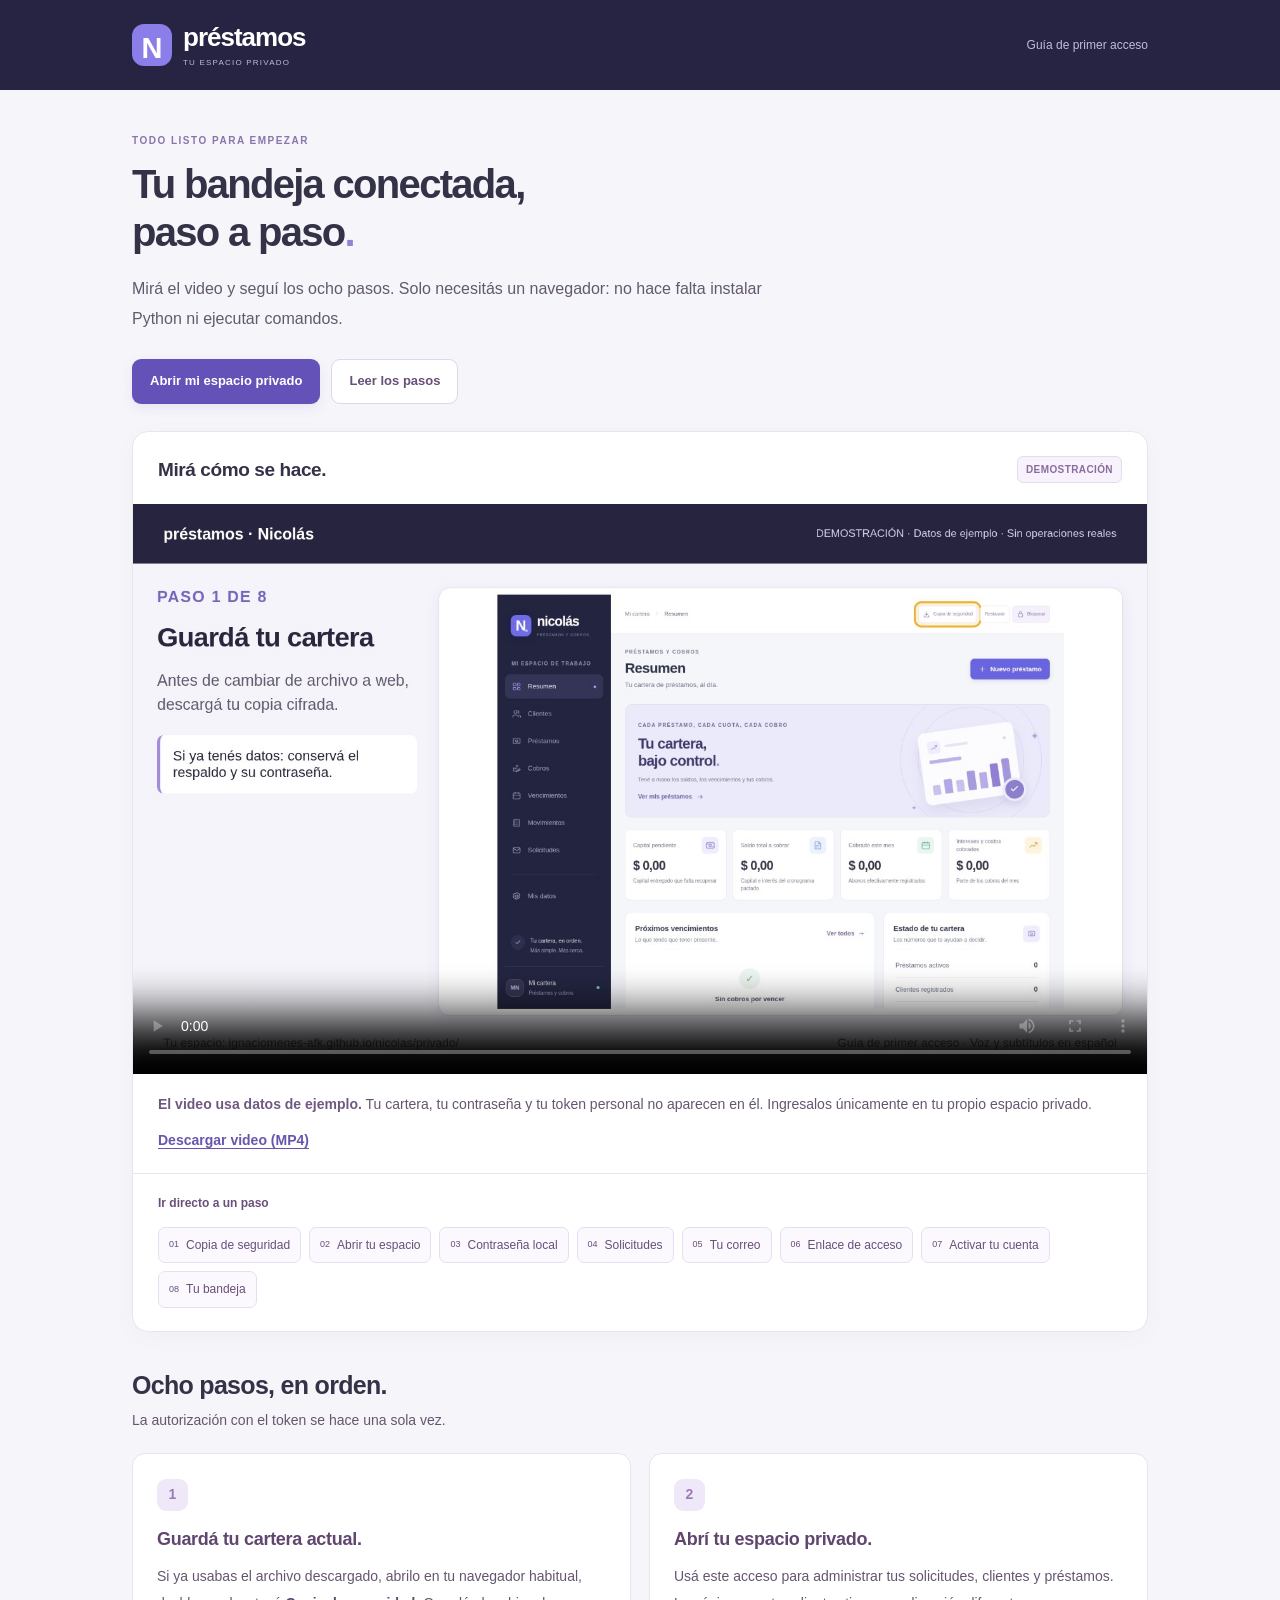
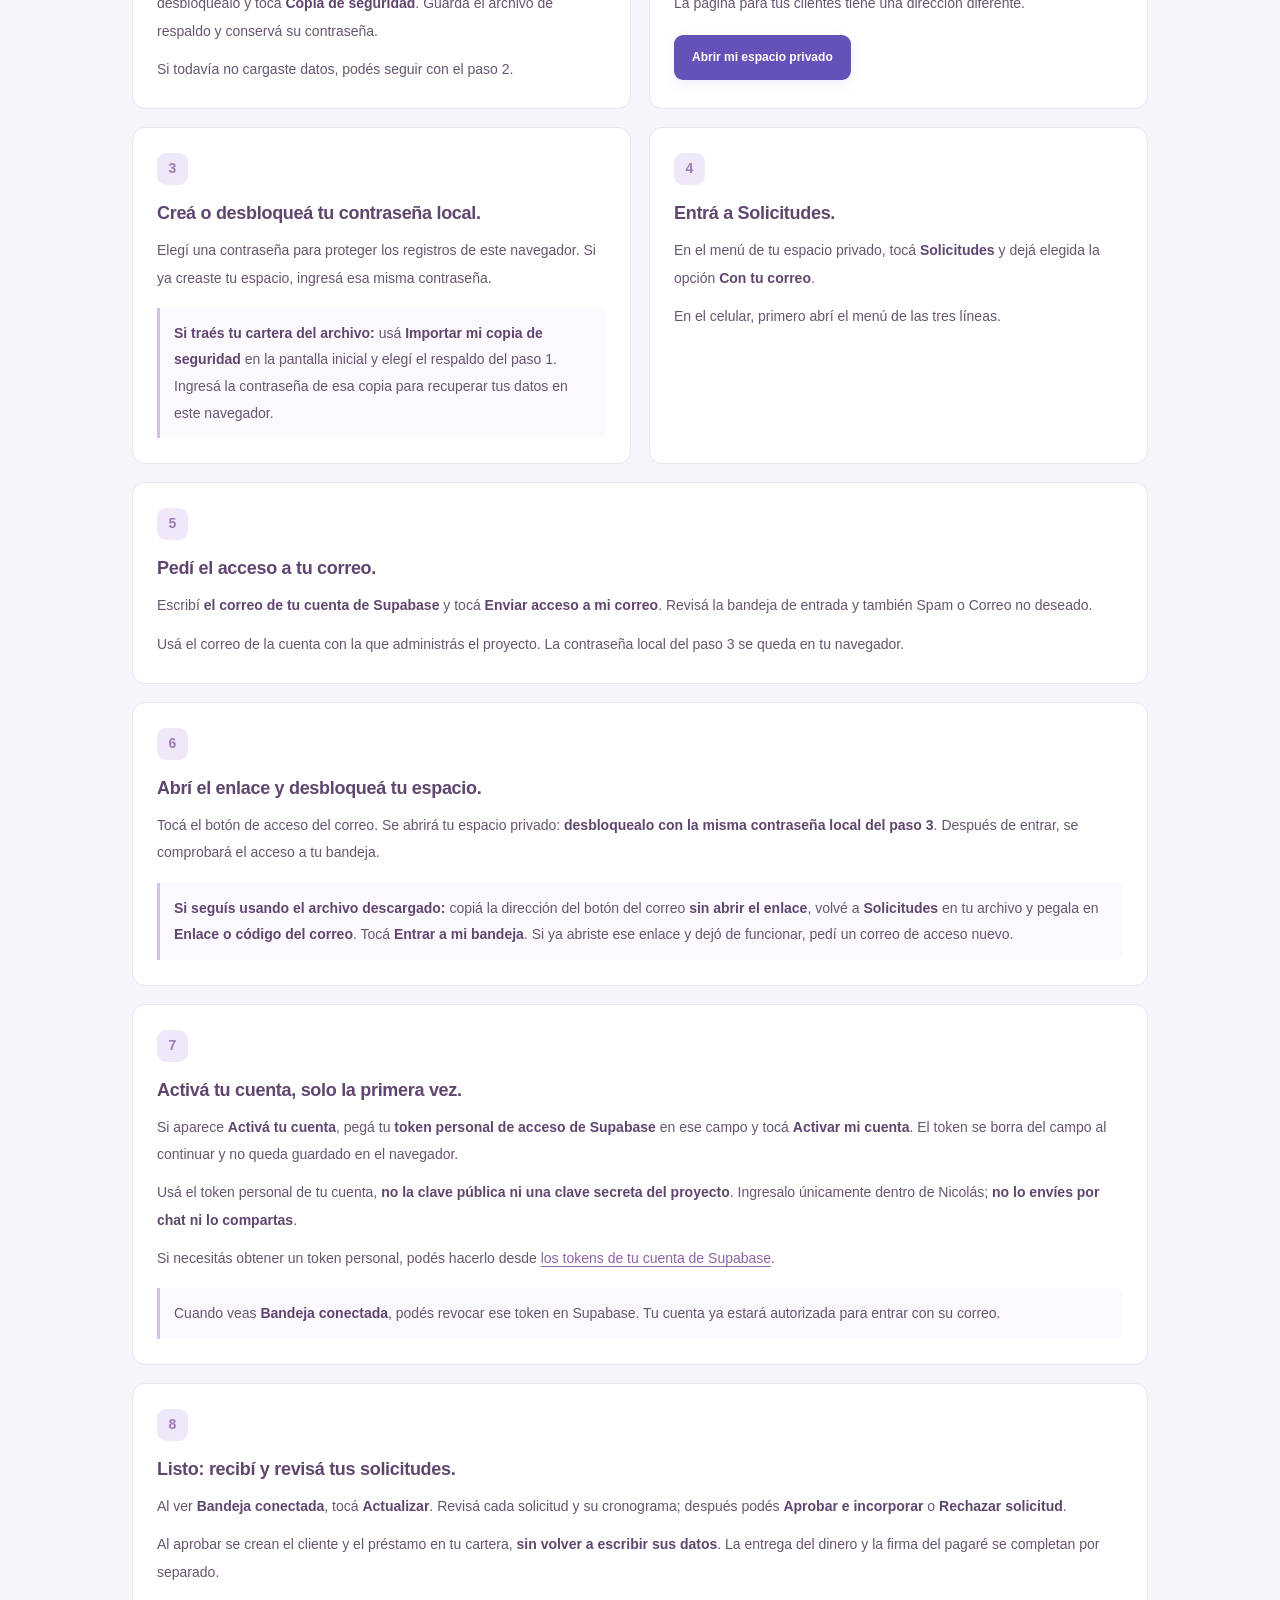
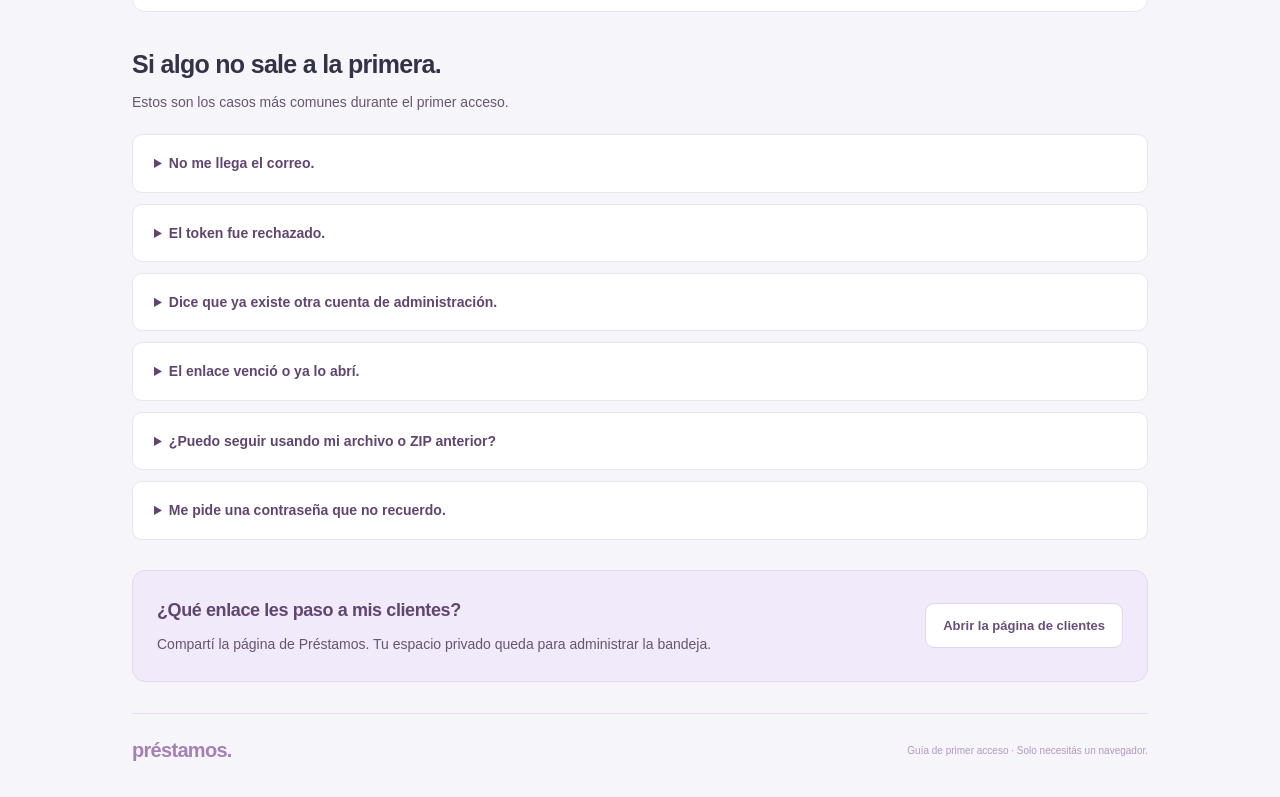
<file: docs/guia/index.html>
<!doctype html>
<html lang="es">
<head>
  <meta charset="utf-8">
  <meta name="viewport" content="width=device-width, initial-scale=1">
  <meta name="theme-color" content="#262442">
  <meta name="description" content="Video y guía paso a paso para entrar a tu espacio privado y conectar las solicitudes de Préstamos.">
  <meta name="referrer" content="no-referrer">
  <title>Tu primer acceso, paso a paso · Préstamos</title>
  <style>
    :root{color-scheme:light;--ink:#343247;--muted:#706c80;--purple:#7568d3;--line:#e8e4f0;--paper:#fff;--bg:#f6f5fa}*{box-sizing:border-box}body{margin:0;background:var(--bg);color:var(--ink);font-family:Inter,-apple-system,BlinkMacSystemFont,"Segoe UI",sans-serif;font-size:15px;line-height:1.7;-webkit-font-smoothing:antialiased}h1,h2,h3,p{margin:0}a{color:#6955ac;text-underline-offset:3px}button,a{-webkit-tap-highlight-color:transparent}button{font:inherit;cursor:pointer}a:focus-visible,button:focus-visible,video:focus-visible,summary:focus-visible{outline:3px solid #a99bdf;outline-offset:5px}[hidden]{display:none!important}.skip{position:fixed;top:-80px;left:16px;z-index:20;background:#fff;padding:12px 18px;border-radius:8px}.skip:focus{top:12px}.top{background:#262442;color:#fff}.top-inner{max-width:1080px;margin:auto;padding:23px 32px;display:flex;align-items:center;justify-content:space-between;gap:20px}.brand{display:flex;align-items:center;gap:11px;color:white;text-decoration:none}.mark{display:grid;place-items:center;width:40px;height:42px;background:#8c7ee8;border-radius:12px;font-size:29px;font-weight:750;letter-spacing:-3px;padding-right:3px}.brand-name{font-size:26px;font-weight:700;letter-spacing:-1px;line-height:1.1}.brand-name small{display:block;font-size:8px;letter-spacing:1.2px;font-weight:500;color:#c0b9dc;margin-top:7px}.top-label{color:#c1bbd8;font-size:12px}.page{max-width:1080px;margin:auto;padding:42px 32px 30px}.intro{max-width:760px;margin-bottom:27px}.eyebrow{font-size:10px;font-weight:700;letter-spacing:1.5px;color:#8a74ac;margin-bottom:12px}.intro h1{font-size:40px;line-height:1.18;letter-spacing:-1.7px;font-weight:650;max-width:660px}.intro h1 span{color:#9382d3}.intro>p{font-size:16px;color:var(--muted);line-height:1.9;margin-top:18px;max-width:660px}.intro-actions{display:flex;gap:11px;flex-wrap:wrap;margin-top:24px}.button{display:inline-flex;align-items:center;justify-content:center;gap:8px;min-height:45px;border:1px solid transparent;border-radius:9px;padding:11px 17px;line-height:1.5;font-size:13px;font-weight:600;text-decoration:none}.primary{background:var(--purple);color:#fff;box-shadow:0 4px 12px #7568d31c}.primary:hover{background:#6657c0}.secondary{border-color:#ded6ee;background:#fff;color:#82679e}.secondary:hover{background:#f1ecfa}.video-panel{background:var(--paper);border:1px solid var(--line);border-radius:16px;overflow:hidden;box-shadow:0 5px 25px #3b285507}.video-heading{padding:22px 25px 18px;display:flex;align-items:center;justify-content:space-between;gap:18px}.video-heading h2{font-size:19px;letter-spacing:-.4px;font-weight:600}.demo{display:inline-block;border:1px solid #e5dcf0;background:#f7f2fb;color:#8b6c9f;border-radius:6px;padding:4px 8px;font-size:10px;font-weight:650;letter-spacing:.4px;white-space:nowrap}video{display:block;width:100%;height:auto;max-height:70vh;aspect-ratio:16/9;background:#252239;object-fit:contain}.video-note{padding:17px 25px 20px;color:#82718e;font-size:12px;line-height:1.9}.video-note strong{color:#705980;font-weight:600}.video-note a{display:inline-block;margin-top:9px;font-weight:600}.chapters{padding:19px 25px 23px;border-top:1px solid var(--line)}.chapters h3{font-size:12px;font-weight:600;color:#9174a3;margin-bottom:13px}.chapter-list{display:flex;flex-wrap:wrap;gap:8px}.chapter-list a{display:inline-flex;align-items:center;gap:7px;text-decoration:none;border:1px solid #e7dff1;background:#fbf8fe;color:#9a7aae;font-size:11px;border-radius:7px;padding:7px 10px;min-height:36px}.chapter-list a:hover{background:#eee7f8;border-color:#d3c3e5}.chapter-list a span{font-size:9px;color:#b79dc6}.steps-heading{margin:37px 0 20px;display:flex;align-items:flex-start;justify-content:space-between;gap:20px}.steps-heading h2,.help-heading{font-size:25px;font-weight:600;letter-spacing:-.7px;line-height:1.3}.steps-heading p{font-size:13px;color:#9a80aa;margin-top:8px}.steps{list-style:none;padding:0;margin:0;display:grid;grid-template-columns:1fr 1fr;gap:18px;counter-reset:steps}.step{padding:25px 24px;background:#fff;border:1px solid var(--line);border-radius:13px;min-width:0;scroll-margin-top:20px;position:relative}.step-wide{grid-column:1/-1}.step-number{display:grid;place-items:center;width:31px;height:32px;border-radius:9px;background:#efe8f8;color:#9e7ab4;font-size:14px;font-weight:650;margin-bottom:15px}.step h3{font-size:18px;font-weight:600;letter-spacing:-.3px;line-height:1.45;margin-bottom:11px;color:#745783}.step>p{font-size:13px;color:#947b9f;line-height:1.95;margin-top:11px;overflow-wrap:anywhere}.step strong{font-weight:650;color:#80598f}.step a{color:#9062a5}.step .small{font-size:12px;color:#aa8bb5}.step .note{padding:12px 14px;border-left:3px solid #d6c1e6;border-radius:0 7px 7px 0;background:#fcf9fe;font-size:12px;line-height:1.9;color:#a281af;margin-top:16px}.step .button{font-size:11px;margin-top:17px}.step .primary{color:white}.help{margin-top:36px}.help-intro{font-size:13px;color:#9e81ad;margin-top:11px;margin-bottom:19px}.help details{border:1px solid var(--line);border-radius:10px;background:white;margin-top:11px;padding:0 20px}.help summary{cursor:pointer;font-size:14px;font-weight:550;color:#90709f;padding:17px 1px;line-height:1.6}.help details>p{font-size:13px;color:#a285af;line-height:1.95;margin:0 0 19px;padding-left:1px;overflow-wrap:anywhere}.help details strong{color:#92709f}.closing{display:flex;align-items:center;justify-content:space-between;gap:22px;margin-top:30px;padding:24px;border:1px solid #e4d8f0;border-radius:13px;background:#f1eafa}.closing h2{font-size:18px;font-weight:600;letter-spacing:-.4px;color:#9a72b0}.closing p{font-size:12px;color:#b08bc4;margin-top:7px;line-height:1.8}.closing .button{flex-shrink:0}.footer{display:flex;align-items:center;justify-content:space-between;gap:25px;border-top:1px solid #e7dbef;margin-top:31px;padding-top:19px;color:#b398c1;font-size:10px}.footer>a{font-size:20px;font-weight:650;letter-spacing:-.7px;text-decoration:none;color:#a480b4}.footer a:focus-visible{outline-offset:3px}.sr-only{position:absolute;width:1px;height:1px;padding:0;margin:-1px;overflow:hidden;clip:rect(0,0,0,0);white-space:nowrap;border:0}@media(max-width:760px){.top-inner{padding:21px 24px}.page{padding:32px 24px 26px}.intro h1{font-size:34px;letter-spacing:-1.2px}.intro>p{font-size:14px}.steps{grid-template-columns:1fr}.step-wide{grid-column:auto}.step{padding:23px}.video-heading{padding:20px 22px 16px}.video-note,.chapters{padding-left:22px;padding-right:22px}.steps-heading h2,.help-heading{font-size:23px}.closing{align-items:flex-start;flex-direction:column;gap:18px}.closing .button{width:100%}.footer{align-items:flex-start;font-size:9px}.top-label{font-size:10px}}@media(max-width:480px){.top-inner{padding:20px}.mark{width:35px;height:37px;font-size:25px;border-radius:10px}.brand-name{font-size:24px}.brand-name small{font-size:6px;letter-spacing:1px}.top-label{display:none}.page{padding:28px 17px 23px}.eyebrow{font-size:8px;letter-spacing:1.1px}.intro h1{font-size:30px;letter-spacing:-1.1px}.intro>p{font-size:13px;line-height:1.9;margin-top:16px}.intro-actions{gap:9px}.intro-actions .button{width:100%}.button{font-size:12px;min-height:44px}.video-heading{padding:18px 17px 15px;gap:12px}.video-heading h2{font-size:17px}.demo{font-size:8px;padding:4px 6px}.video-note{font-size:11px;padding:16px 17px 19px}.chapters{padding:17px}.chapters h3{font-size:11px}.chapter-list{gap:7px}.chapter-list a{font-size:10px;min-height:37px;padding:7px 8px}.chapter-list a span{font-size:8px}.steps-heading{margin-top:30px}.steps-heading h2,.help-heading{font-size:22px}.steps-heading p,.help-intro{font-size:12px}.steps{gap:14px}.step{padding:22px 20px}.step h3{font-size:18px}.step>p{font-size:12px;line-height:1.95}.step .small,.step .note{font-size:11px}.step .button{width:100%;font-size:11px}.help{margin-top:30px}.help details{padding:0 17px}.help summary{font-size:12px}.help details>p{font-size:12px}.closing{padding:21px}.closing h2{font-size:17px}.closing p{font-size:11px}.footer{gap:15px;font-size:8px}.footer>a{font-size:18px;flex-shrink:0}}@media(max-width:350px){.page{padding-left:12px;padding-right:12px}.intro h1{font-size:28px}.video-heading h2{font-size:16px}.demo{font-size:7px}.step{padding:20px 17px}}@media(prefers-reduced-motion:reduce){html{scroll-behavior:auto}}@media print{.top,.intro-actions,.video-panel,.closing,.footer{display:none}.page{max-width:none;padding:0}.steps{display:block}.step{break-inside:avoid;margin-bottom:15px}.help details>p{display:block}.help summary{list-style:none}a{color:inherit}}
  
/* Readable instructions on small screens. */
:root{--purple:#6552b8;--muted:#62596e}
.step>p,.step .small,.step .note,.help-intro,.help details>p,.video-note,.steps-heading p,.closing p{color:#66556f;font-size:14px}
.step strong,.step h3,.help summary,.help details strong,.closing h2{color:#60466f}
.chapter-list a,.chapters h3,.chapter-list a span,.secondary{color:#685078}
.step .button,.chapter-list a{font-size:12px}
</style>
</head>
<body>
  <a class="skip" href="#pasos">Ir a los pasos</a>
  <header class="top"><div class="top-inner"><a class="brand" href="https://ignaciomenes-afk.github.io/nicolas/privado/" aria-label="Abrir Nicolás, tu espacio privado"><span class="mark" aria-hidden="true">N<span></span></span><span class="brand-name">préstamos<small>TU ESPACIO PRIVADO</small></span></a><span class="top-label">Guía de primer acceso</span></div></header>
  <main class="page">
    <section class="intro" aria-labelledby="guide-title"><div class="eyebrow">TODO LISTO PARA EMPEZAR</div><h1>Tu bandeja conectada,<br>paso a paso<span>.</span></h1><p>Mirá el video y seguí los ocho pasos. Solo necesitás un navegador: no hace falta instalar Python ni ejecutar comandos.</p><div class="intro-actions"><a class="button primary" href="https://ignaciomenes-afk.github.io/nicolas/privado/" target="_blank" rel="noopener noreferrer">Abrir mi espacio privado</a><a class="button secondary" href="#pasos">Leer los pasos</a></div></section>
    <section class="video-panel" aria-labelledby="video-title"><div class="video-heading"><h2 id="video-title">Mirá cómo se hace.</h2><span class="demo">DEMOSTRACIÓN</span></div><video id="guide-video" controls preload="metadata" playsinline src="./conexion-nicolas.mp4" poster="./portada.jpg" tabindex="0" aria-describedby="video-description"><track kind="subtitles" src="./subtitulos.vtt" srclang="es" label="Español" default>Tu navegador no puede reproducir el video. Podés descargarlo con el enlace de abajo.</video><div class="video-note" id="video-description"><p><strong>El video usa datos de ejemplo.</strong> Tu cartera, tu contraseña y tu token personal no aparecen en él. Ingresalos únicamente en tu propio espacio privado.</p><a href="./conexion-nicolas.mp4" download="Conexion-Nicolas.mp4">Descargar video (MP4)</a></div><nav class="chapters" aria-label="Capítulos del video"><h3>Ir directo a un paso</h3><div class="chapter-list"><a href="#guide-video" data-time="0" data-step="1"><span>01</span>Copia de seguridad</a><a href="#guide-video" data-time="20" data-step="2"><span>02</span>Abrir tu espacio</a><a href="#guide-video" data-time="35" data-step="3"><span>03</span>Contraseña local</a><a href="#guide-video" data-time="56" data-step="4"><span>04</span>Solicitudes</a><a href="#guide-video" data-time="69" data-step="5"><span>05</span>Tu correo</a><a href="#guide-video" data-time="89" data-step="6"><span>06</span>Enlace de acceso</a><a href="#guide-video" data-time="111" data-step="7"><span>07</span>Activar tu cuenta</a><a href="#guide-video" data-time="135" data-step="8"><span>08</span>Tu bandeja</a></div></nav><p id="video-status" class="sr-only" role="status" aria-live="polite"></p></section>
    <div class="steps-heading" id="pasos"><div><h2>Ocho pasos, en orden.</h2><p>La autorización con el token se hace una sola vez.</p></div></div>
    <ol class="steps" aria-label="Pasos para completar el primer acceso">
      <li class="step" id="paso-1"><span class="step-number" aria-hidden="true">1</span><h3>Guardá tu cartera actual.</h3><p>Si ya usabas el archivo descargado, abrilo en tu navegador habitual, desbloquealo y tocá <strong>Copia de seguridad</strong>. Guardá el archivo de respaldo y conservá su contraseña.</p><p class="small">Si todavía no cargaste datos, podés seguir con el paso 2.</p></li>
      <li class="step" id="paso-2"><span class="step-number" aria-hidden="true">2</span><h3>Abrí tu espacio privado.</h3><p>Usá este acceso para administrar tus solicitudes, clientes y préstamos. La página para tus clientes tiene una dirección diferente.</p><a class="button primary" href="https://ignaciomenes-afk.github.io/nicolas/privado/" target="_blank" rel="noopener noreferrer">Abrir mi espacio privado</a></li>
      <li class="step" id="paso-3"><span class="step-number" aria-hidden="true">3</span><h3>Creá o desbloqueá tu contraseña local.</h3><p>Elegí una contraseña para proteger los registros de este navegador. Si ya creaste tu espacio, ingresá esa misma contraseña.</p><p class="note"><strong>Si traés tu cartera del archivo:</strong> usá <strong>Importar mi copia de seguridad</strong> en la pantalla inicial y elegí el respaldo del paso 1. Ingresá la contraseña de esa copia para recuperar tus datos en este navegador.</p></li>
      <li class="step" id="paso-4"><span class="step-number" aria-hidden="true">4</span><h3>Entrá a Solicitudes.</h3><p>En el menú de tu espacio privado, tocá <strong>Solicitudes</strong> y dejá elegida la opción <strong>Con tu correo</strong>.</p><p class="small">En el celular, primero abrí el menú de las tres líneas.</p></li>
      <li class="step step-wide" id="paso-5"><span class="step-number" aria-hidden="true">5</span><h3>Pedí el acceso a tu correo.</h3><p>Escribí <strong>el correo de tu cuenta de Supabase</strong> y tocá <strong>Enviar acceso a mi correo</strong>. Revisá la bandeja de entrada y también Spam o Correo no deseado.</p><p class="small">Usá el correo de la cuenta con la que administrás el proyecto. La contraseña local del paso 3 se queda en tu navegador.</p></li>
      <li class="step step-wide" id="paso-6"><span class="step-number" aria-hidden="true">6</span><h3>Abrí el enlace y desbloqueá tu espacio.</h3><p>Tocá el botón de acceso del correo. Se abrirá tu espacio privado: <strong>desbloquealo con la misma contraseña local del paso 3</strong>. Después de entrar, se comprobará el acceso a tu bandeja.</p><p class="note"><strong>Si seguís usando el archivo descargado:</strong> copiá la dirección del botón del correo <strong>sin abrir el enlace</strong>, volvé a <strong>Solicitudes</strong> en tu archivo y pegala en <strong>Enlace o código del correo</strong>. Tocá <strong>Entrar a mi bandeja</strong>. Si ya abriste ese enlace y dejó de funcionar, pedí un correo de acceso nuevo.</p></li>
      <li class="step step-wide" id="paso-7"><span class="step-number" aria-hidden="true">7</span><h3>Activá tu cuenta, solo la primera vez.</h3><p>Si aparece <strong>Activá tu cuenta</strong>, pegá tu <strong>token personal de acceso de Supabase</strong> en ese campo y tocá <strong>Activar mi cuenta</strong>. El token se borra del campo al continuar y no queda guardado en el navegador.</p><p>Usá el token personal de tu cuenta, <strong>no la clave pública ni una clave secreta del proyecto</strong>. Ingresalo únicamente dentro de Nicolás; <strong>no lo envíes por chat ni lo compartas</strong>.</p><p class="small">Si necesitás obtener un token personal, podés hacerlo desde <a href="https://supabase.com/dashboard/account/tokens" target="_blank" rel="noopener noreferrer">los tokens de tu cuenta de Supabase</a>.</p><p class="note">Cuando veas <strong>Bandeja conectada</strong>, podés revocar ese token en Supabase. Tu cuenta ya estará autorizada para entrar con su correo.</p></li>
      <li class="step step-wide" id="paso-8"><span class="step-number" aria-hidden="true">8</span><h3>Listo: recibí y revisá tus solicitudes.</h3><p>Al ver <strong>Bandeja conectada</strong>, tocá <strong>Actualizar</strong>. Revisá cada solicitud y su cronograma; después podés <strong>Aprobar e incorporar</strong> o <strong>Rechazar solicitud</strong>.</p><p>Al aprobar se crean el cliente y el préstamo en tu cartera, <strong>sin volver a escribir sus datos</strong>. La entrega del dinero y la firma del pagaré se completan por separado.</p></li>
    </ol>
    <section class="help" aria-labelledby="help-title"><h2 class="help-heading" id="help-title">Si algo no sale a la primera.</h2><p class="help-intro">Estos son los casos más comunes durante el primer acceso.</p><details><summary>No me llega el correo.</summary><p>Revisá Spam o Correo no deseado y confirmá que escribiste <strong>el correo de tu cuenta de Supabase</strong>. En la configuración inicial, el envío puede estar limitado a esa cuenta. Evitá pedir varios mensajes seguidos y usá el enlace más reciente.</p></details><details><summary>El token fue rechazado.</summary><p>Revisá que hayas copiado completo un <strong>token personal de acceso de Supabase</strong> de la cuenta que administra este proyecto. La clave pública y las claves secretas del proyecto no corresponden a este campo. Volvé a pegar el token dentro de Nicolás para reintentar; no lo envíes por chat.</p></details><details><summary>Dice que ya existe otra cuenta de administración.</summary><p>Entrá con <strong>el mismo correo que usaste para activar la bandeja la primera vez</strong>. Elegí <strong>Usar otro correo</strong> y pedí el acceso a esa cuenta. Un correo distinto no reemplaza a la cuenta que ya está autorizada.</p></details><details><summary>El enlace venció o ya lo abrí.</summary><p>Volvé a <strong>Solicitudes</strong> y pedí un nuevo correo de acceso. Usá el enlace más reciente. Para entrar desde el archivo descargado, copiá el enlace del botón del correo sin abrirlo y pegalo en <strong>Enlace o código del correo</strong>.</p></details><details><summary>¿Puedo seguir usando mi archivo o ZIP anterior?</summary><p>Podés seguir usando la versión descargable y tu navegador habitual. Guardá primero una copia de seguridad. Si pasás a la página privada en línea, importá esa copia para llevar tu cartera: los datos del archivo no se trasladan solos a otro navegador o dirección.</p></details><details><summary>Me pide una contraseña que no recuerdo.</summary><p>La contraseña local es la que elegiste para proteger tu cartera en ese navegador; es distinta del acceso por correo. Conservá esa contraseña junto con tus copias de seguridad: no tiene recuperación automática. No la compartas ni la envíes por chat.</p></details></section>
    <section class="closing" aria-labelledby="client-title"><div><h2 id="client-title">¿Qué enlace les paso a mis clientes?</h2><p>Compartí la página de Préstamos. Tu espacio privado queda para administrar la bandeja.</p></div><a class="button secondary" href="https://ignaciomenes-afk.github.io/nicolas/" target="_blank" rel="noopener noreferrer">Abrir la página de clientes</a></section>
    <footer class="footer"><a href="https://ignaciomenes-afk.github.io/nicolas/">préstamos.</a><p>Guía de primer acceso · Solo necesitás un navegador.</p></footer>
  </main>
  <script>
    (() => {
      "use strict";
      const video = document.getElementById("guide-video");
      const status = document.getElementById("video-status");
      document.querySelector(".chapter-list").addEventListener("click", (event) => {
        const link = event.target.closest("a[data-time]");
        if (!link) return;
        event.preventDefault();
        const seconds = Number(link.dataset.time);
        if (!Number.isFinite(seconds) || seconds < 0) return;
        const seek = () => { video.currentTime = Number.isFinite(video.duration) ? Math.min(seconds, Math.max(0, video.duration - 0.05)) : seconds; };
        try { seek(); } catch { video.addEventListener("loadedmetadata", seek, { once: true }); }
        video.scrollIntoView({ block: "center", behavior: matchMedia("(prefers-reduced-motion: reduce)").matches ? "auto" : "smooth" });
        video.focus({ preventScroll: true });
        status.textContent = `Video desde el paso ${link.dataset.step}.`;
        const playing = video.play();
        if (playing && typeof playing.catch === "function") playing.catch(() => { status.textContent = "Tocá el botón Reproducir del video para continuar."; });
      });
    })();
  </script>
</body>
</html>
</file>
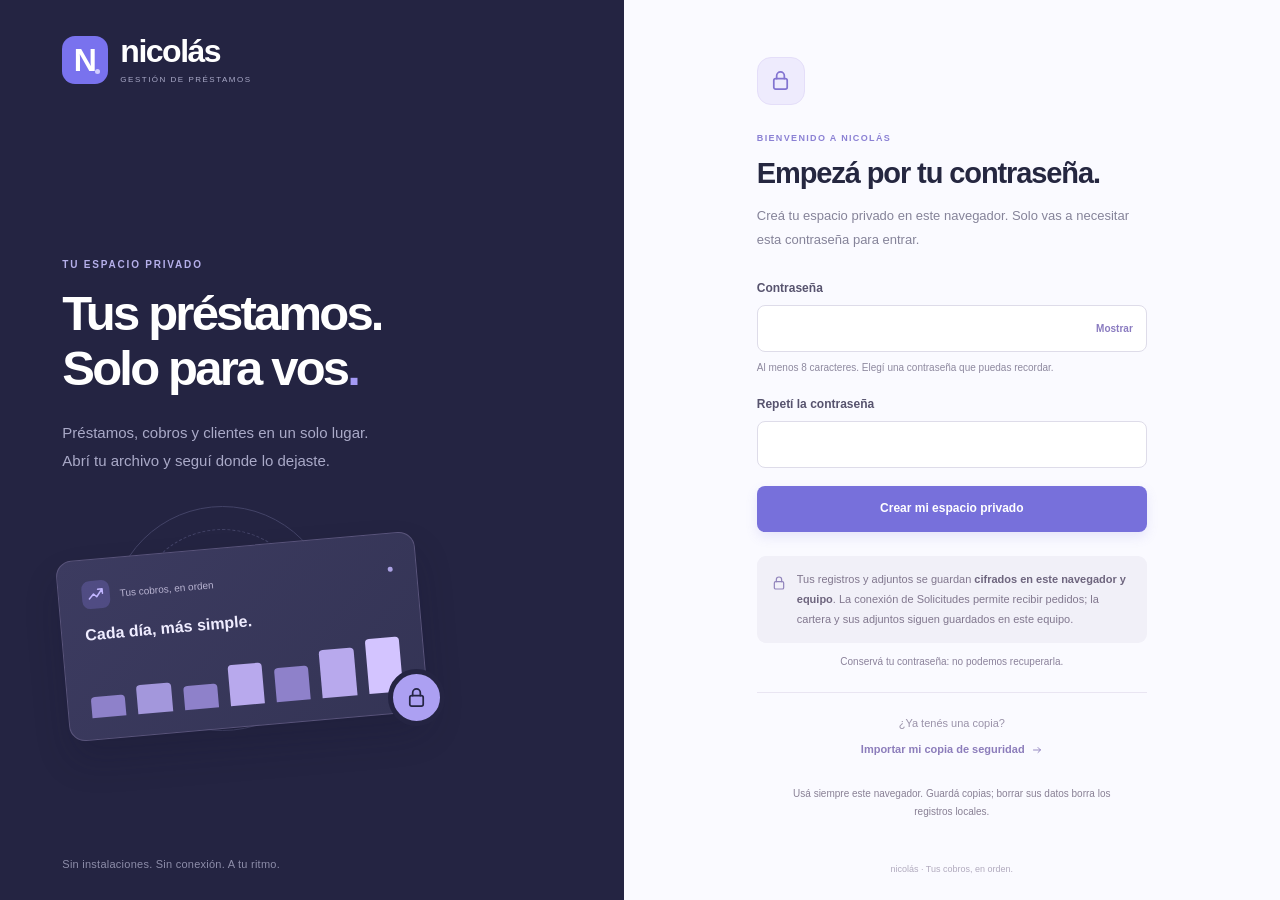
<file: docs/privado/index.html>
<!doctype html>
<html lang="es">
<head>
  <meta charset="utf-8">
  <meta name="viewport" content="width=device-width, initial-scale=1">
  <meta name="theme-color" content="#232440">
  <meta name="description" content="Nicolás: tu cartera de préstamos, cuotas y cobros bajo control.">
  <title>Nicolás · Préstamos privados</title>
  <link rel="icon" href="data:image/svg+xml,%3Csvg xmlns='http://www.w3.org/2000/svg' viewBox='0 0 64 64'%3E%3Crect width='64' height='64' rx='18' fill='%236960df'/%3E%3Ctext x='32' y='45' text-anchor='middle' font-family='Arial' font-size='43' font-weight='700' fill='white'%3EN%3C/text%3E%3C/svg%3E">
  <style data-nicolas-main>
@charset "UTF-8";
:root{--bg:#f5f6fa;--surface:#fff;--ink:#303448;--muted:#687086;--border:#ececf3;--primary:#6964df;--primary-dark:#5751ca;--purple-soft:#efedff;--sidebar:#232440;--green:#25896c;--green-soft:#eaf7f0;--amber:#b78020;--amber-soft:#fff5df;--red:#cd535e;--red-soft:#fff0f1;--radius:14px;--shadow:0 3px 16px #292a5011}
*{box-sizing:border-box}html{scroll-behavior:smooth}body{margin:0;background:var(--bg);color:var(--ink);font-family:Inter,-apple-system,BlinkMacSystemFont,"Segoe UI",sans-serif;font-size:14px;line-height:1.5;-webkit-font-smoothing:antialiased}button,input,select,textarea{font:inherit}a{color:inherit;text-decoration:none}button{cursor:pointer;color:inherit}button:disabled{cursor:not-allowed;opacity:.5}button,input,select,textarea{outline:none}button:focus-visible,a:focus-visible,input:focus-visible,select:focus-visible,textarea:focus-visible{outline:3px solid #a9a3fa;outline-offset:3px}h1,h2,h3,p{margin:0}h1,h2,h3{line-height:1.3}svg:not(.icon-definitions){width:20px;height:20px;flex-shrink:0;stroke-linecap:round;stroke-linejoin:round;vertical-align:middle}svg.icon{fill:none;stroke:currentColor;stroke-width:1.7}.icon-definitions{position:absolute;width:0;height:0;overflow:hidden}[hidden]{display:none!important}.skip-link{position:fixed;z-index:100;left:16px;top:-80px;padding:12px 20px;border-radius:8px;background:#fff;box-shadow:var(--shadow)}.skip-link:focus{top:16px}
.sidebar{position:fixed;inset:0 auto 0 0;width:248px;background:var(--sidebar);color:#a4a5bc;display:flex;flex-direction:column;padding:38px 21px 0;z-index:40}.brand{display:flex;align-items:center;gap:11px;color:#fff;padding:0 12px}.brand-mark{position:relative;display:grid;place-items:center;width:41px;height:43px;background:#706ce8;border-radius:12px;font-size:29px;font-weight:800;letter-spacing:-3px;padding-right:3px;box-shadow:0 5px 18px #12132b33}.brand-mark span{position:absolute;width:5px;height:5px;border-radius:50%;right:7px;bottom:9px;background:#c3c0ff}.brand-wordmark{font-size:28px;font-weight:730;letter-spacing:-1.4px;line-height:1.15}.brand-wordmark>span{display:block;letter-spacing:1.2px;font-size:7px;font-weight:500;color:#9395ad;margin-top:7px}.workspace-label{font-size:10px;letter-spacing:1.5px;font-weight:600;margin:45px 13px 14px;color:#9699b1}.main-nav{display:grid;gap:6px}.nav-item{position:relative;display:flex;align-items:center;gap:13px;min-height:48px;padding:12px 14px;font-size:13px;font-weight:500;border-radius:9px;transition:background .15s,color .15s}.nav-item .icon{width:18px;height:18px;stroke-width:1.6}.nav-item:hover{color:#fff;background:#30314e}.nav-item.active{color:#efedff;background:#55538259}.nav-item.active .icon{color:#a49fff}.nav-active-dot{margin-left:auto;width:5px;height:5px;border-radius:50%;background:#a8a3ff}.nav-item:not(.active) .nav-active-dot{display:none}.nav-divider{height:1px;background:#373850;margin:18px 13px 12px}.sidebar-bottom{margin-top:auto}.sidebar-note{display:flex;gap:10px;padding:19px 11px 24px;border-bottom:1px solid #373850}.sidebar-note-icon{display:grid;place-items:center;width:29px;height:29px;border-radius:50%;color:#a9a4ff;background:#45446655}.sidebar-note-icon .icon{width:15px;height:15px}.sidebar-note strong{font-size:11px;color:#e0dfea;font-weight:500}.sidebar-note p{font-size:10px;color:#a1a4ba;margin-top:2px}.sidebar-footer{display:flex;gap:10px;align-items:center;padding:23px 2px 24px}.business-avatar{display:grid;place-items:center;width:35px;height:35px;border:1px solid #54526e;border-radius:11px;background:#353550;color:#c7c4f4;font-size:11px;font-weight:600}.sidebar-footer strong,.sidebar-footer div>span{display:block}.sidebar-footer strong{font-size:12px;color:#e3e2ed;font-weight:500}.sidebar-footer div>span{font-size:10px;margin-top:3px;color:#a0a3bc}.online-dot{width:6px;height:6px;display:inline-block;border-radius:50%;background:#7cc6a2;flex-shrink:0}.sidebar-footer>.online-dot{margin-left:auto;margin-right:5px}.sidebar-overlay{display:none}
.app-shell{margin-left:248px;min-height:100vh}.topbar{height:78px;border-bottom:1px solid var(--border);background:var(--surface);padding:0 42px;display:flex;align-items:center;justify-content:space-between}.topbar-start,.topbar-end{display:flex;align-items:center;gap:18px}.breadcrumb{font-size:12px;display:flex;align-items:center;gap:13px;color:#7c8194}.breadcrumb-divider{color:#d4d4df}.breadcrumb #breadcrumb-current{color:#555e75;font-weight:500}.topbar-end{gap:20px}.topbar-status{display:flex;align-items:center;gap:8px;font-size:11px;color:#737b8e}.topbar-avatar{display:grid;place-items:center;background:#f0eefc;color:#7b73cb;width:32px;height:32px;border-radius:50%;font-size:12px;font-weight:600}.nav-toggle{display:none!important}.main-content{max-width:1600px;padding:34px 42px 0;margin:auto}.page-heading{display:flex;align-items:center;justify-content:space-between;gap:20px;margin-bottom:28px}.eyebrow{font-size:10px;letter-spacing:1.6px;font-weight:600;color:#798195;margin-bottom:7px}h1{font-size:28px;font-weight:650;letter-spacing:-.9px}.page-heading #page-subtitle{font-size:13px;color:#747c91;margin-top:5px}.page-actions{display:flex;align-items:center;gap:15px}.date-chip{display:flex;align-items:center;gap:7px;color:#70788c;font-size:11px;white-space:nowrap}.date-chip .icon{width:14px;height:14px}
.btn{display:inline-flex;justify-content:center;align-items:center;gap:8px;min-height:41px;border:1px solid transparent;border-radius:8px;padding:10px 15px;white-space:nowrap;font-size:13px;font-weight:600;transition:background .15s,box-shadow .15s}.btn svg{width:15px;height:15px;stroke-width:1.9}.btn-primary{color:#fff;background:var(--primary);box-shadow:0 3px 7px #6964df26}.btn-primary:hover{background:var(--primary-dark);box-shadow:0 4px 10px #6964df38}.btn-secondary{color:#64667d;background:#fff;border-color:#e4e4ee}.btn-secondary:hover{background:#f7f7fb;border-color:#d2d1e3}.btn-danger{color:#fff;background:var(--red)}.btn-danger:hover{background:#bb434f}.btn-sm{min-height:33px;font-size:11px;padding:7px 11px;border-radius:7px}.btn-icon{display:inline-flex;justify-content:center;align-items:center;border:0;background:transparent;color:#8a8ca0;padding:7px;border-radius:7px;min-width:32px;min-height:32px}.btn-icon:hover{background:#efedf9;color:var(--primary)}.btn-icon svg{width:16px;height:16px}.btn-icon.danger:hover{background:var(--red-soft);color:var(--red)}.btn-danger.btn-outline{background:#fff;color:#ba536d;border-color:#f0d4df;box-shadow:none}.btn-danger.btn-outline:hover{background:#fff4f7}.view{animation:view-in .2s ease-out}@keyframes view-in{from{opacity:.4;transform:translateY(3px)}to{opacity:1;transform:translateY(0)}}
.welcome-banner{position:relative;overflow:hidden;background:#ebeafa;border:1px solid #e3e1f7;border-radius:var(--radius);min-height:224px;padding:27px 31px;margin-bottom:23px;display:flex;align-items:center;justify-content:space-between}.welcome-kicker{color:#746b9d;font-size:10px;letter-spacing:1.7px;font-weight:650}.welcome-banner h2{font-size:31px;line-height:1.15;letter-spacing:-1px;font-weight:650;margin:11px 0 12px;color:#3e3a6c}.welcome-banner h2 span{color:#8e86da}.welcome-banner p{color:#79718f;font-size:12px}.welcome-link{display:inline-flex;gap:8px;align-items:center;font-size:12px;font-weight:650;color:#6b60a3;margin-top:17px}.welcome-link .icon{width:15px;height:15px}.welcome-art{position:absolute;right:7%;top:10px;width:300px;height:220px}.art-orbit{position:absolute;border:1px solid #d9d5f3;border-radius:50%;width:210px;height:210px;top:-6px;left:48px}.orbit-two{width:280px;height:280px;top:-41px;left:13px}.art-card{position:absolute;left:55px;top:35px;width:190px;height:143px;border:1px solid #fff8;border-radius:13px;background:#ffffffd9;box-shadow:0 16px 25px #9690c429;transform:rotate(-8deg);padding:17px 16px}.art-card-header{display:flex;align-items:center;gap:9px}.art-square{display:grid;place-items:center;background:#f0edff;color:#9185db;border-radius:5px;width:25px;height:25px}.art-square .icon{width:14px;height:14px}.art-line{display:block;height:5px;background:#e7e4f4;border-radius:3px}.art-line-short{width:46px}.art-dot{width:5px;height:5px;background:#d3cceb;border-radius:50%;margin-left:auto}.art-line-long{width:64px;margin-top:12px;height:7px;background:#bdb3ea}.art-chart{height:53px;display:flex;align-items:flex-end;gap:8px;margin-top:9px}.art-chart i{display:block;width:16px;border-radius:3px 3px 0 0;background:#c9c1ef;height:35%}.art-chart i:nth-child(2){height:52%;background:#b3a8e7}.art-chart i:nth-child(3){height:44%}.art-chart i:nth-child(4){height:72%;background:#a89ade}.art-chart i:nth-child(5){height:61%;background:#b8ade7}.art-chart i:nth-child(6){height:87%;background:#9180d4}.art-chart i:nth-child(7){height:100%;background:#a396de}.art-badge{position:absolute;left:216px;top:134px;width:47px;height:47px;border:5px solid #eeeafa;border-radius:50%;background:#8b80ce;display:grid;place-items:center;box-shadow:0 7px 13px #8b80ce29}.art-badge .icon{width:20px;height:20px;color:#fff;stroke-width:2.5}.art-spark{position:absolute;color:#b0a4dd;font-size:20px}.spark-one{top:37px;right:12px}.spark-two{bottom:15px;left:35px;font-size:14px}
.stats-grid{display:grid;grid-template-columns:repeat(4,minmax(0,1fr));gap:17px;margin-bottom:23px}.metric-card{background:#fff;border:1px solid var(--border);border-radius:11px;padding:17px 19px 16px;min-width:0}.metric-top{display:flex;align-items:center;justify-content:space-between;gap:8px;margin-bottom:8px}.metric-label{font-size:12px;color:#74798d;font-weight:500}.metric-icon,.panel-header-icon{display:grid;place-items:center;width:33px;height:33px;border-radius:8px;flex-shrink:0}.metric-icon svg{width:19px;height:19px}.panel-header-icon svg{width:16px;height:16px}.purple{background:var(--purple-soft);color:#8e81d5}.blue{background:#ecf2fe;color:#7e9cd9}.amber{background:var(--amber-soft);color:#cca65b}.green{background:var(--green-soft);color:#73b399}.metric-value{font-size:clamp(22px,2.2vw,29px);line-height:1.2;font-weight:650;letter-spacing:-.9px;white-space:nowrap;color:#343448;max-width:100%;overflow:hidden;text-overflow:ellipsis}.metric-value.skeleton-value{color:#d8d6ea}.metric-note{color:#7b7f91;font-size:11px;margin-top:8px;line-height:1.5}.metric-note .positive{color:#50a17f}.metric-note .icon{width:12px;height:12px;margin-right:4px}
.dashboard-grid{display:grid;grid-template-columns:minmax(0,1.7fr) minmax(260px,1fr);gap:22px;margin-bottom:23px}.panel{background:var(--surface);border:1px solid var(--border);border-radius:var(--radius);min-width:0;overflow:hidden}.panel-header{display:flex;justify-content:space-between;align-items:center;padding:22px 23px 18px;gap:15px}.panel-header h2{font-size:16px;font-weight:650;letter-spacing:-.2px;color:#3b3d53}.panel-header p{font-size:12px;color:#818598;margin-top:5px}.badge{display:inline-flex;align-items:center;justify-content:center;gap:5px;border-radius:5px;font-size:11px;font-weight:500;line-height:1.3;padding:5px 8px;white-space:nowrap}.badge::before{content:"";width:4px;height:4px;display:inline-block;background:currentColor;border-radius:50%;opacity:.7}.badge-neutral{background:#f4f3f9;color:#777387}.badge-success{background:#eaf7ef;color:#468564}.badge-warning{background:#fff5e1;color:#9d762f}.badge-danger{background:#fff0f1;color:#af5762}.badge-purple{background:var(--purple-soft);color:#887aca}.badge .status-dot{display:none}.status-dot{display:inline-block;width:5px;height:5px;border-radius:50%;background:currentColor;margin-right:5px}.chart-caption{display:flex;justify-content:space-between;padding:0 23px;font-size:11px;color:#7e7c93}.chart-legend{display:flex;align-items:center;gap:5px}.chart-legend i{display:inline-block;width:6px;height:6px;background:#a597de;border-radius:2px}.revenue-chart{position:relative;display:flex;justify-content:space-around;align-items:flex-end;gap:12px;min-height:192px;padding:16px 22px 18px;background:repeating-linear-gradient(to top,transparent 0,transparent 39px,#f2f1f8 40px,#f2f1f8 41px);background-origin:content-box;margin:0 4px 6px}.chart-column{position:relative;display:flex;flex:1;flex-direction:column;align-items:center;gap:10px;min-width:0;height:158px}.chart-track{display:flex;align-items:flex-end;justify-content:center;height:130px;width:100%}.chart-bar{width:100%;max-width:35px;min-height:3px;background:#bab0e6;border-radius:5px 5px 2px 2px;transition:height .5s}.chart-column:last-child .chart-bar{background:#8577cf}.chart-bar:not(.has-value){background:#e6e0f3}.chart-label{font-size:11px;color:#79758d;white-space:nowrap}.chart-value{font-size:9px;color:#897ca4;position:absolute;top:-8px}.chart-loading{position:absolute;inset:0;display:grid;place-items:center;color:#888096;font-size:12px}.empty-chart{display:flex;align-items:center;justify-content:center;text-align:center;width:100%;height:160px;color:var(--muted);font-size:12px}
.stock-panel{display:flex;flex-direction:column}.stock-panel .panel-header{padding-bottom:12px}.low-stock-list{flex:1;padding:0 23px 8px}.stock-alert-row,.stock-item{display:flex;align-items:center;gap:9px;padding:13px 0;border-bottom:1px solid #f1f0f7}.stock-alert-row:last-child,.stock-item:last-child{border:0}.stock-alert-row>div,.stock-item-info{flex:1;min-width:0}.stock-alert-row strong,.stock-item-name{display:block;font-size:12px;font-weight:550;overflow:hidden;text-overflow:ellipsis;white-space:nowrap;color:#565063}.stock-alert-row .table-secondary{font-size:10px;color:#82798f}.stock-alert-row .badge{font-size:10px;padding:5px 6px;max-width:100%}.stock-alert-row .product-avatar{width:30px;height:30px;border-radius:8px}.panel-footer-link{border-top:1px solid #f1f0f7;padding:13px 23px;font-size:12px;font-weight:550;color:#7d6ba0;display:flex;align-items:center;justify-content:space-between}.panel-footer-link .icon{width:13px;height:13px}.compact-loading{font-size:12px;color:#888096;padding:34px 0;text-align:center}.text-link{display:inline-flex;align-items:center;gap:7px;color:#7e6ba0;font-size:12px;font-weight:550}.text-link .icon{width:13px;height:13px}.all-good{display:grid;place-items:center;margin:0 auto 12px;width:41px;height:41px;border-radius:50%;font-size:20px;background:#edf6f0;color:#8fb49b}
.table-wrap{overflow-x:auto}table{width:100%;border-collapse:collapse;white-space:nowrap;text-align:left}th{font-size:11px;font-weight:550;color:#858294;background:#fcfbfe;letter-spacing:.1px;padding:12px 23px;border-top:1px solid #f3f2f9;border-bottom:1px solid #f3f2f9}td{font-size:13px;padding:15px 23px;border-bottom:1px solid #f2f1f7;color:var(--muted);vertical-align:middle}tbody tr:last-child td{border-bottom:0}tbody tr:hover{background:#fdfcff}.text-right,.align-right{text-align:right}.table-primary{font-size:13px;font-weight:550;color:#565064}.table-secondary{font-size:11px;color:var(--muted);margin-top:3px}.table-secondary:not(td){display:block}td.table-secondary{font-size:11px}.table-loading{text-align:center;padding:34px 20px;color:#888094;font-size:13px}.money{font-variant-numeric:tabular-nums;color:#5e536f;font-weight:550}.row-actions{display:flex;align-items:center;justify-content:flex-end;gap:4px}.row-actions .btn{font-size:11px;min-height:30px}.row-actions .btn-icon{min-height:32px;min-width:32px}.row-actions .btn-icon svg{width:16px;height:16px}.stock-value{font-variant-numeric:tabular-nums;font-weight:550}.stock-value.low{color:#be9343}.text-button{background:none;border:0;padding:0;text-align:inherit;font-size:inherit;color:inherit}.text-button:hover{color:var(--primary)}.text-button.table-primary{font-size:13px}.text-button.table-primary:hover{text-decoration:underline;text-underline-offset:3px}.product-cell{display:flex;align-items:center;gap:11px}.product-avatar,.client-avatar{width:37px;height:37px;flex-shrink:0;display:grid;place-items:center;border-radius:9px;background:#f2eff9;color:#8d80b4}.product-avatar svg{width:20px;height:20px}.client-avatar{background:#eef3fa;color:#8b9cbe;font-size:12px;font-weight:550}.dashboard-footnote{display:flex;justify-content:center;align-items:center;gap:7px;font-size:11px;color:#938b9f;margin-top:24px}.dashboard-footnote .icon{width:12px;height:12px;color:#aaa0c7}.main-footer{margin:32px 0 0;padding:19px 0 23px;border-top:1px solid #eae8f1;display:flex;align-items:center;justify-content:space-between;color:#9889aa}.main-footer>span{font-size:17px;letter-spacing:-.5px;font-weight:650}.footer-dot{color:#9e91cc}.main-footer p{font-size:10px;color:#9c91a8}
.section-intro{display:flex;justify-content:space-between;align-items:center;gap:20px;margin-bottom:23px}.section-intro h2{font-size:18px;font-weight:600;letter-spacing:-.4px;color:#4b4e63}.section-intro p{font-size:13px;color:var(--muted);margin-top:5px}.toolbar{display:flex;justify-content:space-between;align-items:center;gap:16px;padding:19px 23px}.toolbar-actions{display:flex;gap:17px;align-items:center}.search-box{position:relative;display:flex;align-items:center;width:350px;max-width:100%;background:#faf9fc;border:1px solid #eeecf4;border-radius:7px;padding-left:12px;gap:9px}.search-box .icon{width:15px;height:15px;color:#aaa4bb}.search-box input{background:transparent;border:none;min-width:0;width:100%;height:38px;color:#65586f;font-size:12px;padding:7px 10px 7px 0}.search-box input::placeholder{color:#968b9e}.search-box:focus-within{border-color:#aaa1df;box-shadow:0 0 0 3px #ece9f8}.search-box input:focus-visible{outline:none}.result-count{font-size:11px;color:#95889f;white-space:nowrap}.section-note{display:flex;align-items:center;gap:7px;font-size:11px;color:var(--muted);margin:17px 3px}.section-note .icon{width:13px;height:13px}.empty-state{padding:40px 25px;text-align:center;white-space:normal}.empty-icon{display:grid;place-items:center;width:54px;height:54px;background:#f2effa;color:#a396cc;margin:0 auto 13px;border-radius:15px}.empty-icon svg{width:24px;height:24px}.empty-state h3{font-size:15px;font-weight:600;color:#4b4e63;margin:0 0 6px}.empty-state p{font-size:12px;color:var(--muted);max-width:300px;margin:0 auto;line-height:1.7}.empty-state .btn{margin-top:17px}.empty-state.compact{padding:27px 5px}.empty-state.compact .empty-icon{width:38px;height:38px;border-radius:11px}.empty-state.compact .empty-icon svg{width:19px;height:19px}.empty-state.compact h3{font-size:13px}.empty-state.compact p{font-size:11px}.stock-panel .empty-state.compact .btn{min-height:33px;font-size:11px;padding:7px 10px}.empty-state.small{padding:24px 10px}
dialog{width:min(560px,calc(100vw - 32px));max-height:calc(100dvh - 48px);padding:0;border:1px solid #e3deef;border-radius:16px;color:var(--ink);box-shadow:0 30px 100px #24203933;overflow:auto}dialog::backdrop{background:#25213c70;backdrop-filter:blur(3px)}dialog.modal-wide,dialog:has(.sale-layout){width:min(940px,calc(100vw - 32px))}.modal-header{padding:22px 25px 18px;border-bottom:1px solid var(--border);display:flex;align-items:flex-start;justify-content:space-between;gap:14px}.modal-header h2{font-size:20px;font-weight:650;letter-spacing:-.5px}.modal-header p{font-size:12px;margin-top:5px;color:var(--muted)}.modal-header .btn-icon{margin-top:-4px;margin-right:-7px}.modal-body{padding:23px 25px}.modal-footer{display:flex;justify-content:flex-end;align-items:center;gap:10px;padding:17px 25px;border-top:1px solid var(--border);background:#fdfcfe}.form-grid{display:grid;grid-template-columns:1fr 1fr;gap:18px}.field{display:flex;flex-direction:column;gap:6px;min-width:0}.field-full{grid-column:1/-1}.field label,label.field{font-size:13px;font-weight:550;color:#4b4e63}.field input,.field select,.field textarea,input.form-control,select.form-control,textarea.form-control{border:1px solid #e6e0ee;background:#fff;border-radius:7px;min-width:0;min-height:42px;padding:9px 11px;font-size:13px;color:#4b4e63;transition:border-color .15s,box-shadow .15s}.field textarea{min-height:80px;resize:vertical}.field input::placeholder,.field textarea::placeholder{color:#9598a8}.field input:focus,.field select:focus,.field textarea:focus{border-color:#9e91cc;box-shadow:0 0 0 3px #f1edf9}.field input:disabled{background:#f8f6fb;color:#a296b0}.field small,.field-help,.form-help,.form-hint{font-size:11px;line-height:1.6;font-weight:400;color:var(--muted)}.form-hint{margin-top:15px}.required{color:#ab8cc0}.form-error,.error-message{font-size:12px;color:#bd6175;background:#fff0f3;border:1px solid #f2d6df;border-radius:7px;padding:10px 12px;margin-top:14px}.form-error:empty{display:none}.form-notice{background:#f5f1fb;border-radius:8px;color:#9682ac;padding:12px 15px;font-size:11px;line-height:1.6}.form-section-title{font-size:13px;font-weight:600;margin:21px 0 12px;color:#766284}.stock-current{display:flex;align-items:center;gap:10px;background:#f7f3fb;border:1px solid #eee6f4;padding:12px;border-radius:8px;font-size:13px;margin-bottom:20px;color:var(--muted)}.optional{font-size:11px;color:var(--muted);font-weight:400}
.sale-layout{display:grid;grid-template-columns:minmax(0,1.1fr) minmax(0,1fr);gap:24px}.sale-products{min-width:0}.sale-cart{min-width:0;background:#faf9fc;border:1px solid #eee7f3;border-radius:10px;padding:16px}.sale-products h3,.sale-cart h3{font-size:14px;margin-bottom:14px;color:var(--muted)}.sale-products .search-box{width:100%;margin-bottom:10px}.sale-product-list{max-height:360px;overflow-y:auto;margin-top:12px}.sale-product{display:flex;align-items:center;justify-content:space-between;gap:9px;padding:11px;border:1px solid #ece7f2;background:#fff;width:100%;border-radius:8px;margin-bottom:8px;text-align:left;transition:background .15s,border-color .15s}.sale-product:hover{background:#f9f6fd;border-color:#d6c6e6}.sale-product:disabled{background:#faf9fc}.sale-product-info{min-width:0;flex:1}.sale-product strong{display:block;font-size:12px;font-weight:550;color:#4b4e63}.sale-product small{display:block;font-size:10px;color:var(--muted);margin-top:3px}.sale-product-price{font-size:12px;font-weight:550;color:var(--muted);white-space:nowrap}.sale-product .product-avatar{width:31px;height:31px}.sale-product .product-avatar svg{width:17px;height:17px}.add-circle{display:grid;place-items:center;flex-shrink:0;width:22px;height:22px;border-radius:50%;background:#f1eaf9;color:#9d81b8;font-size:17px;line-height:1}.sale-product.sold-out .add-circle{background:#f1eef4;color:#c2b4cc}.cart-heading{font-size:13px;font-weight:550;display:flex;justify-content:space-between;align-items:center;margin:19px 0 5px;padding-top:15px;border-top:1px solid #eae2f0;color:#4b4e63}.cart-items{min-height:90px}.cart-row{display:grid;grid-template-columns:minmax(0,1fr) 64px 75px 24px;align-items:center;gap:9px;padding:11px 0;border-bottom:1px solid #eae2f0}.cart-row strong{font-size:12px;font-weight:550;color:#4b4e63;display:block}.cart-row small{display:block;font-size:11px;color:var(--muted);margin-top:3px}.cart-row input{width:100%;padding:6px;border:1px solid #e4d9ed;border-radius:5px;font-size:12px;color:#4b4e63;background:#fff}.cart-row .money{font-size:12px;text-align:right;color:var(--muted)}.cart-row .btn-icon{min-width:24px;padding:3px}.cart-product .table-secondary{font-size:10px;color:var(--muted)}.cart-empty{font-size:12px;color:var(--muted);text-align:center;padding:30px 7px;line-height:1.8}.cart-empty span{font-size:11px;color:var(--muted)}.totals{border-top:1px solid #e6daed;margin-top:18px;padding-top:12px}.totals>div{display:flex;justify-content:space-between;gap:15px;font-size:12px;color:var(--muted);margin:8px 0}.totals .total,.totals>div:last-child{font-size:18px;color:#4b4e63;font-weight:650;margin-top:12px}.sale-cart .field{margin-top:15px}.sale-cart .field label{font-size:12px}
.receipt{padding:7px 0}.receipt-brand{display:inline-block;font-size:26px;font-weight:750;letter-spacing:-1px;color:#625ac2;margin:0}.receipt-brand>span{color:#8e86d5}.receipt-heading,.receipt-header{display:flex;justify-content:space-between;align-items:flex-start;gap:20px;margin-bottom:24px}.receipt-heading p{font-size:12px;color:var(--muted);margin-top:5px}.receipt-number{text-align:right}.receipt-number>strong{font-size:16px;color:#5d577f}.receipt-number .badge{margin-top:8px}.receipt-customer{display:flex;gap:30px;justify-content:space-between;border-top:1px solid #eee5f4;border-bottom:1px solid #eee5f4;padding:17px 0;margin-bottom:20px}.receipt-label{display:block;color:var(--muted);font-size:10px;font-weight:550;letter-spacing:1px;margin-bottom:6px}.receipt-customer strong{font-size:14px;color:var(--muted);font-weight:550}.receipt-customer p{font-size:12px;color:var(--muted);margin-top:4px}.receipt table{white-space:normal}.receipt th,.receipt td{padding:10px;font-size:12px}.receipt .totals{margin-left:auto;max-width:270px;padding-top:10px}.receipt-totals strong{font-weight:550;color:#555068}.receipt-notes{margin:24px 0;font-size:12px;color:var(--muted);white-space:pre-wrap}.receipt-footnote{text-align:center;border-top:1px solid #ede4f3;padding-top:16px;margin-top:24px;font-size:11px;color:var(--muted)}.receipt-note{margin-top:20px;font-size:11px;color:var(--muted);text-align:center}.receipt-actions{flex-wrap:wrap}.receipt-actions .btn{font-size:12px}.footer-spacer{flex:1}.confirm-description,.confirm-message{font-size:13px;line-height:1.8;color:var(--muted)}.confirm-message strong{color:#7d628d}
.toast{padding:13px 17px;border-radius:10px;border:1px solid #e2d6ec;background:#fff;color:#81668f;box-shadow:0 8px 30px #3822411c;max-width:360px;font-size:13px;display:flex;align-items:center;gap:10px;animation:toast-in .2s ease-out}.toast.success,.toast-success{border-color:#d2e8db;color:#4d8b66}.toast.error,.toast-error{border-color:#f0cbd8;color:#b65b7b}.toast svg{width:17px;height:17px}#toast-region{position:fixed;right:24px;bottom:24px;z-index:100;display:grid;gap:10px}@keyframes toast-in{from{opacity:0;transform:translateY(10px)}to{opacity:1;transform:translateY(0)}}.connection-error{display:flex;align-items:center;justify-content:space-between;gap:15px;padding:12px 15px;margin-bottom:20px;font-size:12px;border:1px solid #efd6df;border-radius:9px;color:#af728d;background:#fff5f9}.noscript-message{position:fixed;inset:auto 15px 15px;background:#fff;color:#b06987;border:1px solid #eccdde;border-radius:8px;padding:15px;z-index:200;text-align:center}
@media(min-width:1550px){.main-content{padding-top:40px}.welcome-banner{min-height:245px}.welcome-banner h2{font-size:33px}.welcome-art{right:13%}.metric-card{padding:21px 23px}.metric-value{font-size:30px}.dashboard-grid{grid-template-columns:minmax(0,1.8fr) minmax(300px,1fr)}.revenue-chart{min-height:215px}.chart-column{height:180px}.chart-track{height:150px}.panel-header{padding-top:25px}}
@media(max-width:1200px){.sidebar{width:224px;padding-left:15px;padding-right:15px}.app-shell{margin-left:224px}.topbar{padding:0 28px}.main-content{padding:28px 28px 0}.page-heading{gap:15px}.date-chip{display:none}.welcome-art{right:1%}.welcome-banner{padding-left:25px}.welcome-banner h2{font-size:29px}.welcome-banner p{font-size:11px}.stats-grid{gap:12px}.metric-card{padding:15px}.metric-value{font-size:25px}.metric-label{font-size:11px}.metric-note{font-size:10px}.dashboard-grid{gap:17px;grid-template-columns:minmax(0,1.5fr) minmax(235px,1fr)}th,td{padding-left:18px;padding-right:18px}.toolbar{padding:17px 19px}.toolbar-actions{gap:12px}.search-box{width:300px}.panel-header{padding-left:19px;padding-right:19px}.panel-header h2{font-size:15px}.panel-header p{font-size:11px}.low-stock-list{padding-left:19px;padding-right:19px}.brand{padding-left:11px}.brand-wordmark{font-size:27px}.stock-alert-row strong{font-size:11px}.stock-alert-row .badge{font-size:9px}.section-intro .btn{font-size:12px}}
@media(max-width:1020px){.sidebar{width:210px;padding-left:12px;padding-right:12px}.app-shell{margin-left:210px}.main-content{padding-left:23px;padding-right:23px}.topbar{padding-left:23px;padding-right:23px}.brand{gap:9px}.brand-wordmark{font-size:26px}.brand-mark{width:38px;height:40px}.nav-item{padding-left:12px;gap:10px;font-size:12px}.stats-grid{grid-template-columns:repeat(2,minmax(0,1fr));gap:14px}.dashboard-grid{grid-template-columns:1fr}.stock-panel .low-stock-list{display:grid;grid-template-columns:repeat(2,minmax(0,1fr));gap:0 24px}.stock-panel .low-stock-list .empty-state,.stock-panel .low-stock-list .compact-loading{grid-column:1/-1}.stock-panel .stock-item{min-height:64px}.welcome-art{right:-26px;opacity:.5}.welcome-banner h2{font-size:28px}.welcome-banner p{max-width:245px}.metric-card{padding:17px 19px}.metric-label{font-size:12px}.metric-note{font-size:11px}.metric-value{font-size:27px}.toolbar{flex-wrap:wrap}.search-box{flex:1;min-width:200px}.toolbar-actions{margin-left:auto}.section-intro p{font-size:12px}.stock-alert-row strong{font-size:12px}.stock-alert-row .badge{font-size:10px}}
@media(max-width:760px){.sidebar{width:248px;transform:translateX(-100%);transition:transform .2s ease;padding:30px 21px 0}.sidebar.open,.sidebar.is-open{transform:translateX(0)}.sidebar-overlay:not([hidden]){display:block;position:fixed;inset:0;background:#25213c70;border:0;z-index:35;backdrop-filter:blur(2px)}.app-shell{margin-left:0}.nav-toggle{display:inline-flex!important;margin-left:-7px}.topbar{height:67px;padding:0 22px}.topbar-start{gap:10px}.topbar-status{display:none}.topbar-end{gap:8px}.brand{padding-left:12px}.brand-wordmark{font-size:28px}.brand-mark{width:41px;height:43px}.nav-item{padding:12px 14px;font-size:13px;gap:13px}.main-content{padding:25px 22px 0}.page-heading{margin-bottom:22px}h1{font-size:25px}.page-heading #page-subtitle{font-size:12px;max-width:340px}.page-actions>.btn{min-height:39px;font-size:12px;padding:9px 12px}.eyebrow{font-size:9px;letter-spacing:1.3px}.welcome-banner{min-height:218px;margin-bottom:20px;padding:25px}.welcome-banner h2{font-size:29px}.welcome-art{right:12px;opacity:1}.welcome-banner p{max-width:270px;font-size:12px}.welcome-kicker{font-size:9px}.stats-grid{margin-bottom:20px}.metric-card{padding:17px 18px}.dashboard-grid{margin-bottom:20px;gap:20px;grid-template-columns:minmax(0,1.5fr) minmax(230px,1fr)}.stock-panel .low-stock-list{display:block}.panel-header{padding:19px 17px 15px}.sales-panel .badge{font-size:10px;padding:5px 6px}.chart-caption{padding:0 17px}.revenue-chart{padding-left:13px;padding-right:13px;gap:8px}.stock-panel .low-stock-list{padding-left:17px;padding-right:17px}.toolbar{padding:16px 18px}.section-intro{margin-bottom:20px}.section-intro h2{font-size:17px}.section-intro p{max-width:280px}.main-footer{margin-top:27px}}
@media(max-width:650px){.welcome-art{right:-45px;opacity:.55;transform:scale(.9);transform-origin:right center}.welcome-banner>div:first-child{position:relative;z-index:1}.welcome-banner h2{font-size:28px}.welcome-banner p{max-width:245px;font-size:11px}.dashboard-grid{grid-template-columns:1fr}.stock-panel .low-stock-list{display:block}.dashboard-grid .sales-panel{min-height:285px}.revenue-chart{min-height:190px;padding:13px 23px 18px;gap:15px}.chart-caption{padding-left:20px;padding-right:20px}.chart-value{display:none}.chart-column{justify-content:flex-end}.sale-layout{grid-template-columns:1fr}.sale-product-list{max-height:200px}.sale-cart{padding:14px}.sale-products h3,.sale-cart h3{margin-bottom:12px}dialog:has(.sale-layout){max-height:calc(100dvh - 24px)}.section-intro{align-items:flex-start}.section-intro h2{font-size:16px;max-width:260px}.section-intro p{max-width:245px}.section-intro .btn{padding:9px 11px;min-height:39px;font-size:12px}.toolbar .search-box{width:100%;flex-basis:100%}.toolbar-actions{width:100%;justify-content:space-between}.toolbar>.result-count{margin-top:-4px}.page-heading #page-subtitle{max-width:270px}.sale-product strong{font-size:13px}.sale-product small{font-size:11px}.cart-product .table-secondary{font-size:11px}.stock-panel .empty-state.compact h3{font-size:14px}.stock-panel .empty-state.compact p{font-size:12px}.stock-panel .empty-state.compact .btn{font-size:12px}}
@media(max-width:430px){.topbar{padding-left:17px;padding-right:17px;height:62px}.breadcrumb{font-size:12px;gap:9px}.topbar-avatar{width:29px;height:29px}.main-content{padding:23px 16px 0}.page-heading{gap:8px;align-items:center}.eyebrow{font-size:9px;letter-spacing:1px}h1{font-size:24px;letter-spacing:-.7px}.page-heading #page-subtitle{font-size:11px;max-width:210px}.page-actions>.btn{padding:9px 10px;font-size:11px;gap:5px;min-height:38px}.page-actions>.btn .icon{width:14px;height:14px}.welcome-banner{padding:23px 21px;min-height:213px}.welcome-banner h2{font-size:27px}.welcome-kicker{font-size:9px;letter-spacing:1px}.welcome-banner p{max-width:220px;font-size:11px}.welcome-art{right:-80px;transform:scale(.78);opacity:.4}.welcome-link{font-size:12px}.stats-grid{gap:11px}.metric-card{padding:15px 14px}.metric-label{font-size:11px}.metric-icon{width:26px;height:26px;border-radius:7px}.metric-icon svg{width:16px;height:16px}.metric-value{font-size:24px;letter-spacing:-.7px}.metric-note{font-size:10px;line-height:1.6}.metric-top{margin-bottom:9px;gap:4px}.stock-alert-row{padding:12px 0}.section-intro{gap:11px}.section-intro h2{font-size:16px;max-width:195px}.section-intro p{font-size:11px;max-width:190px}.section-intro .btn{font-size:11px;padding:9px 10px;gap:4px;min-height:39px}.section-intro .btn .icon{width:13px;height:13px}.main-footer p{font-size:9px;max-width:190px;text-align:right}.main-footer>span{font-size:17px}.dashboard-footnote{font-size:10px}.panel-header{padding-left:17px;padding-right:17px}th,td{padding-left:17px;padding-right:17px}.form-grid{gap:15px;grid-template-columns:1fr}.field-full{grid-column:auto}.modal-header{padding:20px 19px 16px}.modal-header h2{font-size:19px}.modal-header p{font-size:12px}.modal-body{padding:20px 19px}.modal-footer{padding:15px 19px}.modal-footer .btn{font-size:12px}.cart-row{grid-template-columns:minmax(0,1fr) 48px 64px 24px;gap:6px}#toast-region{right:15px;bottom:15px;left:15px}.toast{max-width:none;font-size:12px}.receipt-heading{gap:10px}.receipt-number>strong{font-size:13px}.receipt-heading p{font-size:10px}.receipt-customer{gap:20px}.receipt-customer strong{font-size:12px}.receipt-customer p{font-size:11px}.receipt-label{font-size:9px}.receipt-brand{font-size:26px}.receipt-actions{gap:8px}.receipt-actions .btn{padding:9px 11px;font-size:11px}.receipt-actions .footer-spacer{display:none}.toolbar .btn{font-size:11px}.section-note{line-height:1.7}.connection-error{align-items:flex-start}.sale-product{padding:10px;gap:7px}.sale-product strong{font-size:12px}.sale-product small{font-size:10px}.sale-product-price{font-size:11px}}
@media(prefers-reduced-motion:reduce){*,*::before,*::after{animation:none!important;transition:none!important;scroll-behavior:auto!important}}
/* Préstamos, vencimientos y documentos */
.sidebar{overflow-y:auto;overscroll-behavior:contain}
.sr-only{position:absolute;width:1px;height:1px;padding:0;margin:-1px;overflow:hidden;clip:rect(0,0,0,0);white-space:nowrap;border:0}.app-shell,.main-content,.view{min-width:0}.table-wrap{width:100%;max-width:100%}.loans-table{min-width:1100px}.payments-table{min-width:960px}.due-table{min-width:1020px}.ledger-table{min-width:960px}.toolbar-wrap{flex-wrap:wrap}.toolbar-wrap .search-box{flex:1;min-width:220px}.filter-label{display:flex;align-items:center;gap:9px;min-width:0}.filter-caption{font-size:12px;color:var(--muted)}.filter-select{border:1px solid #e7e4ef;border-radius:7px;background:#faf9fc;color:#68657b;padding:9px 31px 9px 11px;font-size:12px;min-height:38px;max-width:100%}.due-alerts:empty{display:none}.due-alerts{display:grid;gap:12px;margin-bottom:23px}.notice-card{display:flex;align-items:flex-start;gap:12px;padding:17px 19px;margin-bottom:20px;border:1px solid #e4def5;border-radius:11px;background:#f1effc;color:#6e6593;font-size:13px;line-height:1.6}.notice-card strong{display:block;font-size:13px;font-weight:600}.notice-card p{font-size:12px;color:#827998;margin-top:3px}.notice-card .icon,.notice-card>svg{width:20px;height:20px;margin-top:2px}.notice-icon{display:grid;place-items:center;width:35px;height:35px;background:#e8e2fa;color:#9985c4;border-radius:10px;flex-shrink:0}.notice-card.compact{padding:14px;margin-bottom:0;gap:9px}.notice-card.compact p{margin:0;font-size:12px}.notice-card.warning,.notice-card.overdue,.notice-card.danger,.due-alerts .overdue{background:#fff7ee;border-color:#f1e1c9;color:#a17c43}.notice-card.warning p,.notice-card.overdue p,.notice-card.danger p{color:#a08359}.notice-card .btn{margin-left:auto;align-self:center}.due-alerts .notice-card{margin-bottom:0}.error-banner{display:flex;align-items:flex-start;justify-content:space-between;gap:15px;padding:13px 16px;margin-bottom:20px;font-size:13px;border:1px solid #efd6df;border-radius:9px;color:#af728d;background:#fff5f9}.overdue-text,.text-danger{color:#b76570!important}.positive,.text-success{color:#428568}.negative{color:#b76474}.muted{color:var(--muted)}.nowrap{white-space:nowrap}.text-center{text-align:center}.btn-link{background:none;border:0;color:var(--primary);font-size:12px;font-weight:550;padding:0}.btn-link:hover{text-decoration:underline}.record-cell{display:flex;align-items:center;gap:11px}.record-avatar,.loan-avatar{display:grid;place-items:center;width:36px;height:36px;border-radius:10px;background:#f2eff9;color:#8d80b4;flex-shrink:0}.record-avatar svg,.loan-avatar svg{width:19px;height:19px}.due-summary{padding:0 23px 15px;min-height:220px}.due-row,.due-item{display:flex;align-items:center;gap:12px;padding:15px 0;border-bottom:1px solid #f0eef7}.due-row:last-child,.due-item:last-child{border-bottom:0}.due-row>div,.due-item>div{min-width:0}.due-row .due-person,.due-item .due-person{flex:1}.due-row strong,.due-item strong{font-size:13px;font-weight:550;display:block}.due-row small,.due-item small{font-size:11px;color:var(--muted);display:block;margin-top:3px}.due-row .money,.due-item .money{margin-left:auto;font-size:14px;white-space:nowrap}.due-date{display:flex;flex-direction:column;align-items:center;justify-content:center;flex-shrink:0;width:42px;height:43px;border-radius:10px;background:#f3f0fb;color:#9a8ab9}.due-date strong{font-size:17px;line-height:1.1}.due-date small{font-size:9px;margin:2px 0 0;color:#9a8ab9;text-transform:uppercase}.due-date.overdue{background:#fff0ee;color:#c17e76}.due-date.overdue small{color:#c17e76}.portfolio-panel{display:flex;flex-direction:column}.portfolio-summary{flex:1;padding:0 23px 20px}.portfolio-row,.portfolio-item,.portfolio-summary .summary-line{display:flex;align-items:center;justify-content:space-between;gap:15px;padding:12px 0;border-bottom:1px solid #f0eef7;font-size:12px;color:#7b768b}.portfolio-row:last-child,.portfolio-item:last-child{border:0}.portfolio-row strong,.portfolio-item strong,.portfolio-summary .summary-line strong{font-size:15px;color:#5f5774;font-weight:600}.portfolio-summary .empty-state,.due-summary .empty-state{padding-top:30px;padding-bottom:27px}.portfolio-total{padding:16px;border-radius:10px;background:#f6f3fc;margin-top:10px}.portfolio-total span{font-size:11px;color:#8e809f;display:block}.portfolio-total strong{font-size:25px;display:block;letter-spacing:-.7px;color:#665983;margin-top:4px}.portfolio-progress{height:7px;border-radius:7px;overflow:hidden;background:#eeebf5;margin:13px 0}.portfolio-progress span{display:block;height:100%;background:#a396d9;border-radius:7px}.ledger-summary{grid-template-columns:repeat(3,minmax(0,1fr))}.settings-layout{display:grid;grid-template-columns:minmax(0,1.5fr) minmax(250px,.8fr);gap:28px;align-items:start}.settings-layout form .modal-body{padding-top:7px}.settings-aside{padding:29px 12px}.settings-illustration{display:grid;place-items:center;width:62px;height:62px;border-radius:18px;background:#ebe7f9;color:#9c89c5;margin-bottom:22px}.settings-illustration .icon{width:30px;height:30px}.settings-aside h3{font-size:18px;letter-spacing:-.4px;color:#625471}.settings-aside>p{font-size:13px;color:#8c8099;line-height:1.8;margin:11px 0 22px}#settings-form .form-hint{margin-top:19px}dialog.modal-wide,dialog:has(.loan-detail),dialog:has(.loan-form-grid){width:min(1000px,calc(100vw - 32px))}.loan-summary{background:#f6f3fc;border:1px solid #e9e2f5;border-radius:12px;padding:20px;margin-bottom:20px}.loan-summary-header{display:flex;justify-content:space-between;gap:15px;align-items:start;margin-bottom:16px}.loan-summary h3{font-size:19px;color:#605070}.loan-summary p{font-size:12px;color:#9582a5;margin-top:5px}.loan-facts{display:grid;grid-template-columns:repeat(4,minmax(0,1fr));gap:15px}.loan-facts>div{min-width:0}.loan-facts span,.loan-facts dt{display:block;font-size:10px;text-transform:uppercase;letter-spacing:.5px;color:#9b88ab;margin-bottom:6px}.loan-facts strong,.loan-facts dd{display:block;font-size:17px;font-weight:600;color:#6c567d;font-variant-numeric:tabular-nums;overflow-wrap:anywhere;margin:0}.detail-tabs{display:flex;gap:6px;align-items:center;overflow-x:auto;border-bottom:1px solid #ece5f4;margin:0 0 20px;padding-bottom:12px}.detail-tabs button,.detail-tabs a{font-size:12px;font-weight:550;white-space:nowrap;border:1px solid transparent;border-radius:7px;background:#faf8fc;color:#927da3;padding:9px 12px}.detail-tabs button.active,.detail-tabs a.active{background:#eee7f8;color:#8a68a2;border-color:#e2d3f0}.detail-section{margin-top:23px}.detail-section-header{display:flex;align-items:center;justify-content:space-between;gap:15px;margin-bottom:13px}.detail-section h3,.detail-section-header h3,.loan-detail h3.section-heading{font-size:15px;font-weight:600;color:#7f6392}.schedule-table{min-width:730px}.schedule-table th,.schedule-table td{padding:11px 12px;font-size:12px}.schedule-table th{font-size:10px}.schedule-table tr.overdue td{background:#fff9f5}.loan-detail .table-wrap{border:1px solid #eee8f5;border-radius:9px}.loan-detail .empty-state{padding:28px 20px}.loan-form-grid{display:grid;grid-template-columns:minmax(0,1.25fr) minmax(270px,.85fr);gap:24px;align-items:start}.loan-preview{position:sticky;top:0;border:1px solid #e9e1f4;background:#f8f5fc;border-radius:12px;padding:19px;min-width:0}.loan-preview h3{font-size:15px;color:#7b5e90;margin-bottom:8px}.loan-preview>p{font-size:12px;color:#a184b3;line-height:1.7}.preview-metrics{display:grid;grid-template-columns:1fr 1fr;gap:10px;margin:17px 0}.preview-metrics>div{background:#fff;border:1px solid #ede4f7;border-radius:8px;padding:12px;min-width:0}.preview-metrics span,.preview-metrics small{display:block;font-size:10px;color:#a58bb6}.preview-metrics strong{display:block;font-size:17px;color:#83609a;margin-top:5px;overflow-wrap:anywhere;font-weight:600}.preview-metrics .full{grid-column:1/-1}.loan-preview .preview-total{font-size:24px;letter-spacing:-.5px;color:#86609e;font-weight:650}.preview-note{font-size:11px;color:#a187b2;line-height:1.7;margin-top:13px}.allocation{border:1px solid #e9e1f4;background:#faf8fc;border-radius:10px;padding:16px;margin-top:17px}.allocation h3{font-size:14px;color:#87669a;margin-bottom:12px}.allocation-row{display:flex;align-items:center;justify-content:space-between;gap:15px;margin:9px 0;font-size:12px;color:#a282b4}.allocation-row strong{color:#906ba5;font-weight:550}.allocation .total-line{border-top:1px solid #e5d7ef;padding-top:12px;margin-top:13px;font-size:15px;font-weight:650}.attachment-box{border:1px dashed #cdb8df;background:#faf7fd;border-radius:10px;padding:19px;display:flex;flex-direction:column;gap:10px;margin-top:18px;min-width:0}.attachment-box h3{font-size:14px;color:#9675ac}.attachment-box p{font-size:12px;color:#a88cbb;line-height:1.7}.attachment-box input[type=file]{font-size:12px;color:#a58bb8;max-width:100%}.attachment-box input[type=file]::file-selector-button{border:1px solid #dbc9e9;background:white;color:#9a78ae;border-radius:6px;padding:7px 11px;font:inherit;margin-right:10px}.attachment-actions{display:flex;gap:9px;flex-wrap:wrap}.payment-receipt .receipt-heading{margin-bottom:20px}.payment-receipt .receipt-total{padding:20px;border-radius:12px;background:#f4effa;color:#9c7bb2;text-align:center;margin:21px 0}.payment-receipt .receipt-total small{font-size:11px;display:block;color:#b395c7}.payment-receipt .receipt-total strong{font-size:32px;display:block;color:#9270a7;margin-top:5px}.payment-receipt .allocation{background:#fbf8fd}.promissory-note{font-family:Georgia,"Times New Roman",serif;font-size:15px;line-height:1.85;color:#3a3342;background:#fff;max-width:790px;margin:0 auto;padding:24px 18px;white-space:normal}.promissory-note h1,.promissory-note h2{font-family:inherit;font-size:29px;letter-spacing:2px;text-align:center;text-transform:uppercase;color:#44354f;margin:0 0 26px}.promissory-note h3{font-family:inherit;font-size:17px;margin:20px 0 12px}.promissory-note p{margin:15px 0;text-align:justify;overflow-wrap:anywhere}.promissory-note strong{color:#4c365b}.promissory-note .note-header{display:flex;justify-content:space-between;gap:20px;font-size:13px;margin-bottom:25px}.promissory-note .note-amount{font-family:Inter,-apple-system,BlinkMacSystemFont,"Segoe UI",sans-serif;font-size:22px;font-weight:650;padding:12px 16px;border:1px solid #d9d0e0;border-radius:4px;white-space:nowrap;color:#685273}.promissory-note .note-metadata{font-family:Inter,-apple-system,BlinkMacSystemFont,"Segoe UI",sans-serif;font-size:12px;color:#8d7c99;line-height:1.7}.signature-grid{display:grid;grid-template-columns:1fr 1fr;gap:45px;margin-top:60px}.signature-line{padding-top:10px;border-top:1px solid #877592;text-align:center;font-size:12px;color:#83718f;margin-top:40px}.signature-line strong{font-size:13px;display:block}.signature-line span{font-size:11px;display:block;margin-top:4px}.document-note{font-size:11px;color:#a58eb3;margin-top:24px;line-height:1.7}.loan-detail .section-title{font-size:16px;color:#80628e;margin:24px 0 12px}.loan-detail .row-actions{justify-content:flex-start}.mini-list{list-style:none;padding:0;margin:0}.mini-list li{padding:11px 0;border-bottom:1px solid #f0eaf6;font-size:12px;display:flex;justify-content:space-between;gap:15px}.mini-list li:last-child{border:0}.backup-tools{display:flex;flex-wrap:wrap;gap:9px;margin-top:18px}
+/* Text remains neutral and readable; purple is reserved for accents. */
+.loan-summary h3,.loan-facts strong,.loan-facts dd,.detail-section h3,.detail-section-header h3,.loan-detail h3.section-heading,.loan-preview h3,.preview-metrics strong,.loan-preview .preview-total,.allocation h3,.allocation-row strong,.attachment-box h3,.payment-receipt .receipt-total strong,.loan-detail .section-title{color:#4c4c65}.loan-summary p,.loan-facts span,.loan-facts dt,.loan-preview>p,.preview-metrics span,.preview-metrics small,.preview-note,.allocation-row,.attachment-box p,.attachment-box input[type=file],.payment-receipt .receipt-total small,.document-note,.portfolio-row,.portfolio-item{color:var(--muted)}
+@media(max-width:1200px){.loans-table th,.loans-table td,.payments-table th,.payments-table td,.due-table th,.due-table td,.ledger-table th,.ledger-table td{padding-left:16px;padding-right:16px}.settings-layout{grid-template-columns:minmax(0,1.5fr) minmax(210px,.8fr);gap:22px}.settings-aside{padding-left:0;padding-right:0}.due-summary{padding-left:19px;padding-right:19px}.portfolio-summary{padding-left:19px;padding-right:19px}}
+@media(max-width:1020px){.settings-layout{grid-template-columns:1fr}.settings-aside{display:none}.portfolio-panel .portfolio-summary{display:grid;grid-template-columns:repeat(2,minmax(0,1fr));gap:0 23px}.portfolio-panel .portfolio-summary>.empty-state{grid-column:1/-1}.portfolio-row,.portfolio-item{padding:13px 0}.ledger-summary{grid-template-columns:repeat(3,minmax(0,1fr))}.ledger-summary .metric-value{font-size:23px}.loan-form-grid{gap:20px;grid-template-columns:minmax(0,1.2fr) minmax(240px,.8fr)}}
+@media(max-width:760px){.dashboard-grid{grid-template-columns:1fr}.portfolio-panel .portfolio-summary{display:block}.due-summary{min-height:180px;padding-left:17px;padding-right:17px}.portfolio-summary{padding-left:17px;padding-right:17px}.loan-form-grid{grid-template-columns:1fr}.loan-preview{position:static}.loan-facts{grid-template-columns:repeat(2,minmax(0,1fr));gap:17px}.loan-summary{padding:18px}.ledger-summary{grid-template-columns:repeat(2,minmax(0,1fr))}.ledger-summary .metric-card:last-child{grid-column:1/-1}.notice-card{padding:15px;font-size:12px}.notice-card p{font-size:12px}.filter-select{font-size:12px}.toolbar-wrap .filter-label{flex:1}.toolbar-wrap .filter-select{width:100%}.page-actions>.btn{font-size:12px;padding-left:11px;padding-right:11px}.promissory-note{padding-left:7px;padding-right:7px;font-size:14px}.promissory-note h1,.promissory-note h2{font-size:26px}}
+@media(max-width:650px){.toolbar-wrap .filter-label{width:100%;flex-basis:100%}.toolbar .filter-label{max-width:100%}.notice-card{gap:10px}.notice-card .btn{font-size:11px;padding:8px 10px}.notice-icon{width:30px;height:30px;border-radius:8px}.notice-icon .icon{width:17px;height:17px}.loan-preview{padding:17px}.preview-metrics strong{font-size:19px}.loan-facts strong,.loan-facts dd{font-size:16px}.loan-detail .detail-tabs{margin-left:-3px;margin-right:-3px;padding-left:3px;padding-right:3px}.promissory-note .note-header{flex-direction:column;gap:12px;align-items:flex-start}.promissory-note .note-amount{font-size:21px}.signature-grid{grid-template-columns:1fr;gap:8px;margin-top:30px}.signature-line{margin-top:35px}.due-row,.due-item{gap:10px}.due-row .money,.due-item .money{font-size:13px}.due-row strong,.due-item strong{font-size:12px}}
+@media(max-width:430px){.page-heading h1{font-size:23px}.page-heading #page-subtitle{max-width:190px;font-size:11px}.page-actions>.btn{font-size:11px;gap:4px;padding:9px}.page-actions>.btn .icon{width:13px;height:13px}.welcome-kicker{font-size:8px;letter-spacing:.8px}.welcome-banner p{max-width:220px}.metric-label{font-size:11px}.metric-value{font-size:22px}.due-date{width:35px;height:39px;border-radius:8px}.due-date strong{font-size:16px}.due-date small{font-size:8px}.due-row,.due-item{gap:9px}.due-row strong,.due-item strong{font-size:12px}.due-row small,.due-item small{font-size:10px}.due-row .badge,.due-item .badge{font-size:10px}.portfolio-row strong,.portfolio-item strong{font-size:15px}.notice-card{flex-wrap:wrap;gap:10px}.notice-card>div{flex:1;min-width:0}.notice-card .btn{margin-left:40px}.notice-card strong{font-size:12px}.notice-card p{font-size:11px}.ledger-summary .metric-value{font-size:22px}.ledger-summary{gap:11px}.loan-facts span,.loan-facts dt{font-size:9px}.loan-facts strong,.loan-facts dd{font-size:16px}.detail-tabs button,.detail-tabs a{padding:8px 10px;font-size:11px}.loan-summary{padding:16px}.loan-summary h3{font-size:17px}.loan-summary-header{gap:10px}.loan-preview{padding:15px}.preview-metrics{gap:9px}.preview-metrics>div{padding:10px}.preview-metrics strong{font-size:17px}.allocation{padding:14px}.attachment-box{padding:15px}.attachment-box input[type=file]{font-size:11px}.payment-receipt .receipt-total strong{font-size:28px}.promissory-note{font-size:13px;line-height:1.9;padding:12px 0}.promissory-note h1,.promissory-note h2{font-size:24px;letter-spacing:1.4px}.promissory-note .note-amount{font-size:20px}.promissory-note .note-metadata{font-size:11px}.settings-layout .panel-header{padding-bottom:16px}.settings-layout .modal-body{padding-top:6px}.filter-select{font-size:11px}.filter-caption{font-size:11px}}
+@media print{.promissory-note{font-size:13px;max-width:none;padding:0}.promissory-note h1,.promissory-note h2{font-size:27px}.signature-grid{grid-template-columns:1fr 1fr;gap:45px;break-inside:avoid}.signature-line{break-inside:avoid}.payment-receipt,.receipt,.promissory-note{color:#222!important}.loan-detail .detail-tabs,.attachment-box,.document-actions,.no-print{display:none!important}}
+
@media print{body{background:#fff;font-size:12px}.sidebar,.topbar,.main-content,.sidebar-overlay,#toast-region{display:none!important}dialog{display:block!important;position:static;width:100%;max-width:none;max-height:none;border:0;box-shadow:none;margin:0;padding:0;overflow:visible}dialog::backdrop{display:none}.modal-header,.modal-footer{display:none!important}.modal-body{padding:0}.receipt{display:block;color:#222}.receipt *{color:#222!important}.receipt th,.receipt td{border-color:#ddd!important}.receipt-brand{font-size:30px}.receipt-note{margin-top:30px}}

/* Clear label/value separation in portfolio and loan summaries. */
.portfolio-line{display:flex;align-items:center;justify-content:space-between;gap:18px;padding:13px 0;border-bottom:1px solid #f0eef7;font-size:13px;color:var(--muted)}.portfolio-line:last-of-type{border-bottom:0}.portfolio-line>span{min-width:0}.portfolio-line>strong{font-size:14px;font-weight:600;color:#555068;white-space:nowrap;text-align:right;flex-shrink:0}.loan-summary{display:grid;grid-template-columns:repeat(3,minmax(0,1fr)) auto;align-items:center;gap:20px}.loan-summary>div{min-width:0}.loan-summary>div>span:not(.badge){display:block;font-size:11px;color:var(--muted);margin-bottom:7px}.loan-summary>div>strong{display:block;font-size:21px;line-height:1.3;font-weight:650;letter-spacing:-.4px;color:#514a65;font-variant-numeric:tabular-nums;overflow-wrap:anywhere}.due-alert-row>div:last-child{flex:0 0 auto;min-width:125px;text-align:right}.due-alert-row .text-button{display:block;margin:5px 0 0 auto;font-size:12px;line-height:1.5;font-weight:550;color:#7a6ab1}.due-alert-row .text-button:hover{color:var(--primary-dark);text-decoration:underline;text-underline-offset:3px}.due-alert-row>div:last-child .money{font-size:13px;color:#655a78}
@media(max-width:650px){.loan-summary{grid-template-columns:repeat(2,minmax(0,1fr));gap:17px}.loan-summary>div>strong{font-size:20px}.portfolio-line{font-size:12px;padding:12px 0;gap:14px}.portfolio-line>strong{font-size:14px}.due-alert-row>div:last-child{min-width:108px}.due-alert-row .text-button{font-size:11px}.due-alert-row>div:last-child .money{font-size:12px}}

</style>
<style data-nicolas-private>
/* Privacy stays closed before any application JavaScript runs. */
body.vault-locked>.sidebar,body.vault-locked>.app-shell,body.vault-locked>.sidebar-overlay,body.vault-locked>.skip-link{display:none!important}
#privacy-gate{min-height:100vh;min-height:100dvh;background:#fafaff;color:#252740;position:relative;z-index:80}#privacy-gate[hidden],#privacy-gate [hidden],#privacy-modal [hidden]{display:none!important}.privacy-layout{display:grid;grid-template-columns:minmax(350px,1fr) minmax(440px,1fr);min-height:100vh;min-height:100dvh}.privacy-story{position:relative;overflow:hidden;display:flex;flex-direction:column;padding:44px 9% 34px;background:#242442;color:white}.privacy-brand{display:flex;gap:12px;align-items:center;width:fit-content}.privacy-brand>span:last-child{font-size:32px;font-weight:750;letter-spacing:-1.5px;line-height:1}.privacy-brand>span:last-child>span{display:block;font-size:8px;letter-spacing:1.5px;font-weight:500;color:#aaaac8;margin-top:9px}.privacy-brand-mark{width:46px;height:48px;border-radius:13px;background:#7972ee;display:grid;place-items:center;position:relative;font-size:32px;font-weight:800;letter-spacing:-3px;padding-right:3px}.privacy-brand-mark>span{position:absolute;width:5px;height:5px;background:#d1cdff;border-radius:50%;bottom:10px;right:8px}.privacy-story-main{margin:auto 0;padding:70px 0 22px;position:relative}.privacy-kicker{display:block;color:#8b81d4;font-size:10px;font-weight:700;letter-spacing:1.8px;margin-bottom:14px}.privacy-story .privacy-kicker{color:#b5afea}.privacy-story h1{font-size:clamp(42px,4.5vw,70px);font-weight:700;letter-spacing:-2.8px;line-height:1.12}.privacy-story h1>span{color:#a49af5}.privacy-story-main>p{max-width:330px;font-size:15px;line-height:1.9;color:#aaaac8;margin-top:23px}.privacy-story-footer{font-size:11px;color:#8d8da9;letter-spacing:.25px}.privacy-illustration{height:225px;margin-top:30px;position:relative;max-width:385px}.privacy-orbit{width:225px;height:225px;border:1px solid #434367;border-radius:50%;position:absolute;left:48px;top:0}.privacy-orbit::before{content:"";position:absolute;inset:22px;border:1px dashed #434367;border-radius:50%}.privacy-mini-card{position:absolute;inset:40px 25px auto 0;background:linear-gradient(135deg,#3c3b60,#343455);padding:21px 23px;border:1px solid #59547b;border-radius:16px;transform:rotate(-5deg);box-shadow:0 20px 35px #15152f33}.privacy-mini-card>div:first-child{display:flex;align-items:center;gap:10px}.privacy-mini-icon{display:grid;place-items:center;width:28px;height:28px;border-radius:8px;background:#8b80e744;color:#c1b6ff;font-size:20px}.privacy-mini-icon svg{width:18px;height:18px}.privacy-mini-label{font-size:10px;color:#b8b3d1}.privacy-mini-dot{margin-left:auto;width:5px;height:5px;border-radius:50%;background:#aca2e4}.privacy-mini-card>strong{display:block;font-size:16px;font-weight:550;margin-top:14px;color:#efecff}.privacy-bars{height:55px;display:flex;align-items:flex-end;gap:12px;margin-top:16px}.privacy-bars>i{display:block;width:11%;height:38%;border-radius:4px 4px 0 0;background:#8e81ca}.privacy-bars>i:nth-child(2){height:52%;background:#a397dc}.privacy-bars>i:nth-child(3){height:44%}.privacy-bars>i:nth-child(4){height:74%;background:#b8a9ed}.privacy-bars>i:nth-child(5){height:62%}.privacy-bars>i:nth-child(6){height:87%;background:#b8a9ed}.privacy-bars>i:nth-child(7){height:100%;background:#d3c4ff}.privacy-lock-badge{position:absolute;right:2px;bottom:5px;width:57px;height:57px;border:5px solid #242442;display:grid;place-items:center;border-radius:50%;background:#aca0f2;color:#252544}.privacy-lock-badge svg{width:23px;height:23px}
.privacy-access{display:flex;flex-direction:column;align-items:center;justify-content:center;padding:55px 35px 24px;position:relative}.privacy-form-card{width:100%;max-width:390px;margin:auto 0}.privacy-access-icon{display:grid;place-items:center;width:48px;height:48px;background:#eeebfd;color:#8374d1;border:1px solid #e4def9;border-radius:14px;margin-bottom:27px}.privacy-access-icon svg{width:23px;height:23px}.privacy-form-card>.privacy-kicker{font-size:9px;letter-spacing:1.35px;margin-bottom:10px}.privacy-form-card h2{font-size:29px;font-weight:650;letter-spacing:-1.1px;line-height:1.25}.privacy-access-description{font-size:13px;color:#858399;line-height:1.8;margin-top:13px;margin-bottom:28px}.privacy-field{display:flex;flex-direction:column;gap:8px;margin-bottom:18px}.privacy-field>span:first-child{font-size:12px;font-weight:600;color:#57536e}.privacy-field input{box-sizing:border-box;width:100%;min-width:0;min-height:46px;padding:12px 13px;border:1px solid #dedce9;border-radius:8px;background:#fff;color:#3a3651;font:inherit;font-size:14px;outline:none}.privacy-field input:focus{border-color:#9c8cdb;box-shadow:0 0 0 3px #efebfb}.privacy-field small{color:#8e899f;font-size:10px;line-height:1.65}.privacy-password-wrap{position:relative;display:flex}.privacy-password-wrap input{padding-right:82px}.privacy-reveal{border:0;background:transparent;color:#8a7bc0;font-size:10px;font-weight:600;padding:0 13px;position:absolute;inset:1px 1px 1px auto;border-radius:8px}.privacy-reveal:hover{background:#f4f1fc}.privacy-primary,.privacy-secondary{display:flex;align-items:center;justify-content:center;gap:9px;width:100%;min-height:46px;border-radius:8px;border:0;padding:12px 16px;font-size:12px;font-weight:600;line-height:1.45;transition:background .15s,transform .15s}.privacy-primary{color:white;background:#7770db;box-shadow:0 5px 12px #7770db25}.privacy-primary:hover{background:#655ec8}.privacy-primary:active,.privacy-secondary:active{transform:translateY(1px)}.privacy-primary:disabled,.privacy-secondary:disabled,.privacy-tool:disabled{opacity:.55;cursor:not-allowed}.privacy-primary svg,.privacy-secondary svg{width:16px;height:16px}.privacy-secondary{color:#8172b1;background:#f2effb;border:1px solid #e6dff6;box-shadow:none}.privacy-secondary:hover{background:#eae4f9}.privacy-error{color:#a54555;background:#fff0f2;border:1px solid #f4dce0;border-radius:8px;margin:0 0 17px;padding:11px 13px;font-size:12px;line-height:1.7}.privacy-local-note{display:flex;gap:10px;background:#f1f0f8;border-radius:9px;padding:13px 14px;margin-top:24px}.privacy-note-icon{color:#9184bb;padding-top:3px;flex-shrink:0}.privacy-note-icon svg{width:16px;height:16px}.privacy-local-note p{font-size:11px;color:#81778e;line-height:1.85}.privacy-local-note strong{font-weight:600;color:#6e657e}.privacy-password-note{font-size:10px;color:#8b829b;line-height:1.7;margin-top:10px;text-align:center}.privacy-restore-entry{padding-top:22px;margin-top:22px;border-top:1px solid #e9e5f2;display:flex;flex-direction:column;align-items:center;gap:5px;font-size:11px;color:#9a92a9}.privacy-text-button{background:transparent;border:0;padding:5px 0;font-size:11px;font-weight:600;color:#8c7dbb;text-align:left}.privacy-text-button svg{width:12px;height:12px;vertical-align:middle;margin-left:3px}.privacy-text-button:hover{color:#5e508f;text-decoration:underline}.privacy-browser-note{font-size:10px;line-height:1.8;color:#898095;text-align:center;max-width:340px;margin:22px auto 0}.privacy-access-footer{font-size:9px;color:#b1aabe;margin-top:40px}.privacy-primary:focus-visible,.privacy-secondary:focus-visible,.privacy-text-button:focus-visible,.privacy-tool:focus-visible,.privacy-reveal:focus-visible,.privacy-close:focus-visible{outline:3px solid #b1a6e9;outline-offset:3px}
.privacy-topbar{min-height:78px;height:auto!important;padding-top:15px!important;padding-bottom:15px!important;gap:15px}.privacy-topbar-end{min-width:0}.privacy-toolbar{display:flex;align-items:center;gap:8px;flex-wrap:wrap;justify-content:flex-end;flex:1}.privacy-save-status{font-size:10px;color:#9791a6;display:flex;align-items:center;gap:6px;margin-right:5px;white-space:nowrap}.privacy-save-status i{width:5px;height:5px;border-radius:50%;background:#76ae91}.privacy-tool{border:1px solid #eae6f3;background:#fff;border-radius:7px;color:#8a7da9;padding:8px 10px;min-height:34px;font-size:10px;display:flex;align-items:center;gap:6px;white-space:nowrap}.privacy-tool svg{width:14px;height:14px}.privacy-tool:hover{border-color:#d2c7e7;background:#f8f5ff;color:#6d5b94}.privacy-tool-lock{background:#f5f1fc}
#privacy-modal{box-sizing:border-box;padding:0;width:min(540px,calc(100vw - 30px));max-height:calc(100dvh - 36px);border:1px solid #e2ddeb;border-radius:16px;box-shadow:0 25px 80px #29244233;background:#fff;color:#514861;overflow:auto}#privacy-modal:not([open]){display:none}#privacy-modal::backdrop{background:#27223d77;backdrop-filter:blur(4px)}.privacy-dialog-header{display:flex;align-items:flex-start;gap:22px;padding:27px 27px 23px;border-bottom:1px solid #f0eaf7}.privacy-dialog-header .privacy-kicker{font-size:8px;letter-spacing:1.4px;margin-bottom:9px}.privacy-dialog-header h2{font-size:23px;letter-spacing:-.7px;font-weight:650}.privacy-dialog-header p{color:#9b90a9;font-size:11px;line-height:1.8;margin-top:8px}.privacy-close{width:29px;height:29px;border:0;border-radius:7px;background:#f6f2fa;color:#a190b3;font-size:23px;line-height:1;flex-shrink:0;margin-left:auto;display:grid;place-items:center}.privacy-close:hover{background:#ece5f6}.privacy-dialog-body{padding:23px 27px 27px}.privacy-dialog-body .privacy-field{margin-bottom:19px}.privacy-dialog-body input[type=file]{padding:10px;font-size:10px;background:#fdfbff;color:#8e7e9f}.privacy-dialog-body input[type=file]::file-selector-button{border:1px solid #e0d6f0;border-radius:5px;color:#8b73a8;background:#f4effa;padding:6px 8px;font:inherit;margin-right:9px}.privacy-dialog-footer{display:flex;justify-content:space-between;align-items:center;gap:20px;padding:15px 27px;border-top:1px solid #f0eaf7;background:#fdfbff}.privacy-dialog-footer>span{font-size:9px;color:#ac9bb6;text-align:right}.privacy-preview{margin-top:24px;border:1px solid #e7def2;background:#fbf9ff;padding:18px;border-radius:10px}.privacy-preview h3{font-size:13px;font-weight:650;color:#7c6798}.privacy-preview>p{font-size:10px;line-height:1.8;color:#a18dad;margin-top:6px}.privacy-counts{display:grid;grid-template-columns:repeat(3,1fr);gap:10px;margin:17px 0;padding:14px 0;border-top:1px solid #ece4f4;border-bottom:1px solid #ece4f4}.privacy-counts>div{text-align:center}.privacy-counts dt{font-size:9px;color:#ab95b6}.privacy-counts dd{font-size:23px;font-weight:600;color:#7e6595;line-height:1.3;margin:3px 0 0}.privacy-preview .privacy-replace-note{color:#997c9a;font-size:10px;margin-top:0}.privacy-preview .privacy-legacy-note{background:#efedf8;color:#81718f;padding:9px 11px;border-radius:7px;font-size:10px;line-height:1.8;margin:0 0 12px}.privacy-before-restore{margin-top:15px}.privacy-before-restore>.privacy-secondary{font-size:10px;min-height:40px;padding:10px}.privacy-before-restore>p{color:#a28baa;font-size:9px;line-height:1.8;margin-top:7px}.privacy-confirm-check{display:flex;gap:9px;align-items:flex-start;font-size:10px;color:#8b719b;line-height:1.8;margin:18px 0}.privacy-confirm-check input{width:15px;height:15px;flex-shrink:0;margin:2px 0 0;accent-color:#8f75b5}.privacy-preview .privacy-primary{font-size:11px;min-height:42px}#privacy-notice{position:fixed;z-index:160;bottom:24px;left:50%;transform:translate(-50%,16px);opacity:0;pointer-events:none;max-width:min(470px,calc(100vw - 32px));width:max-content;box-sizing:border-box;padding:13px 19px;border-radius:10px;background:#34304e;color:#f8f5ff;font-size:12px;line-height:1.7;box-shadow:0 8px 35px #2d234333;transition:opacity .18s,transform .18s}#privacy-notice.visible{opacity:1;transform:translate(-50%,0)}
@media(min-width:1500px){.privacy-story{padding-left:13%;padding-right:12%}.privacy-story-main>p{max-width:370px}.privacy-illustration{margin-top:40px}}@media(max-width:1280px){.privacy-save-status{display:none}.privacy-toolbar{gap:6px}.privacy-tool{font-size:9px;padding:7px 8px}.privacy-topbar .breadcrumb{font-size:11px}.privacy-layout{grid-template-columns:minmax(330px,.95fr) minmax(390px,1fr)}.privacy-story{padding:35px 10% 28px}.privacy-story h1{font-size:49px}.privacy-access{padding-left:35px;padding-right:35px}}@media(max-width:1050px){.privacy-topbar .breadcrumb>span:first-child,.privacy-topbar .breadcrumb-divider{display:none}.privacy-topbar{gap:8px}.privacy-toolbar{gap:5px}.privacy-tool{padding:7px}.privacy-story-main>p{font-size:13px}.privacy-layout{grid-template-columns:1fr 1.05fr}.privacy-story{padding:32px 28px}.privacy-access{padding:40px 26px 24px}.privacy-story h1{font-size:45px}.privacy-form-card h2{font-size:26px}.privacy-illustration{height:200px}.privacy-mini-card{right:15px;padding:17px}.privacy-mini-label{font-size:9px}.privacy-mini-card>strong{font-size:14px}.privacy-orbit{width:200px;height:200px}.privacy-lock-badge{bottom:0}}@media(max-width:760px){.privacy-layout{display:block}.privacy-story{padding:23px 24px 25px;min-height:0}.privacy-brand-mark{width:36px;height:38px;font-size:25px;border-radius:10px}.privacy-brand>span:last-child{font-size:25px}.privacy-brand>span:last-child>span{font-size:6px;letter-spacing:1.2px;margin-top:6px}.privacy-brand-mark>span{width:4px;height:4px;bottom:8px;right:6px}.privacy-story-main{padding:25px 0 0}.privacy-story-main .privacy-kicker{display:none}.privacy-story h1{font-size:33px;letter-spacing:-1.4px;line-height:1.2}.privacy-story h1 br{display:none}.privacy-story-main>p{font-size:11px;line-height:1.8;max-width:420px;margin-top:11px}.privacy-story-footer,.privacy-illustration{display:none}.privacy-access{padding:31px 25px 22px;min-height:0}.privacy-access-icon{display:none}.privacy-form-card{max-width:410px}.privacy-form-card h2{font-size:25px}.privacy-form-card>.privacy-kicker{font-size:8px;letter-spacing:1.1px;margin-bottom:8px}.privacy-access-description{font-size:12px;margin-top:10px;margin-bottom:23px}.privacy-field{margin-bottom:16px}.privacy-local-note{margin-top:21px}.privacy-access-footer{margin-top:30px}.privacy-restore-entry{padding-top:19px;margin-top:19px}.privacy-browser-note{margin-top:18px}.privacy-topbar{padding-top:12px!important;padding-bottom:12px!important;align-items:flex-start!important}.privacy-topbar .topbar-start{padding-top:3px}.privacy-topbar .breadcrumb{display:none}.privacy-topbar-end{flex:1}.privacy-toolbar{gap:6px;justify-content:flex-end}.privacy-tool{font-size:10px;min-height:33px;padding:7px 9px}.privacy-tool svg{width:13px;height:13px}.privacy-dialog-header{padding:23px 21px 20px}.privacy-dialog-header h2{font-size:22px}.privacy-dialog-body{padding:21px}.privacy-dialog-footer{padding:15px 21px}.privacy-preview{padding:15px}}@media(max-width:390px){.privacy-story{padding:20px 22px 23px}.privacy-story h1{font-size:29px}.privacy-story-main>p{font-size:10px;max-width:275px}.privacy-access{padding:27px 22px 20px}.privacy-form-card h2{font-size:24px}.privacy-tool{font-size:9px;padding:7px}.privacy-tool-lock>span{display:none}.privacy-tool-lock{padding:8px 9px}.privacy-dialog-header{padding:22px 18px 18px;gap:10px}.privacy-dialog-header h2{font-size:20px}.privacy-dialog-body{padding:19px 18px}.privacy-dialog-footer{padding:14px 18px}.privacy-preview{padding:12px}.privacy-counts{gap:6px}}@media(prefers-reduced-motion:reduce){.privacy-primary,.privacy-secondary,#privacy-notice{transition:none}}@media print{#privacy-gate,#privacy-modal,#privacy-notice,.privacy-toolbar{display:none!important}body.vault-locked dialog{display:none!important}}

</style>
<style data-nicolas-requests>
/* Private administrator inbox. This stylesheet is bundled only with Nicolás. */
.requests-view{min-width:0}.requests-view [hidden],#requests-modal [hidden]{display:none!important}.requests-intro{align-items:flex-start}.requests-connection{display:inline-flex;align-items:center;gap:7px;background:#f0eef7;color:#81788f;border:1px solid #e7e2ef;font-size:11px;white-space:nowrap;border-radius:20px;padding:7px 12px;margin-top:3px}.requests-connection i{width:6px;height:6px;border-radius:50%;background:#a59bb6}.requests-connection.is-connected{color:#4e8871;background:#eef7f2;border-color:#e0eee6}.requests-connection.is-connected i{background:#6ea388}.requests-large-icon{display:grid;place-items:center;width:54px;height:54px;background:#eeebfb;color:#9382c3;border:1px solid #e5def5;border-radius:16px;margin-bottom:21px}.requests-large-icon .icon{width:24px;height:24px}.requests-eyebrow{display:block;color:#9282ad;font-size:9px;letter-spacing:1.4px;font-weight:650;margin-bottom:10px}.requests-unconfigured{padding:38px;max-width:800px;position:relative;overflow:hidden}.requests-unconfigured h3,.requests-login h3{font-size:24px;font-weight:650;letter-spacing:-.7px;color:#50475e;line-height:1.3}.requests-unconfigured>p{font-size:13px;line-height:1.9;max-width:500px;color:#7e758b;margin:15px 0 0}.requests-unconfigured .requests-muted{font-size:12px;color:#9b92a6;margin-top:12px}.requests-unconfigured .btn{margin-top:25px}.requests-login{display:grid;grid-template-columns:1fr 1fr;gap:48px;padding:35px}.requests-login-copy{padding:3px 0 0}.requests-login-copy>p{font-size:13px;line-height:1.85;color:#8f839d;margin-top:15px;max-width:350px}.requests-login-copy .requests-auth-note{font-size:11px;line-height:1.85;color:#9e90ad;border-left:2px solid #e4dcec;padding-left:12px;margin-top:23px}.requests-login-form{display:flex;flex-direction:column;gap:18px;max-width:380px;width:100%;justify-self:end}.requests-login-form input{width:100%;min-height:43px}.requests-login-form>.btn{width:100%;justify-content:center;min-height:43px;margin-top:2px}.requests-login-help{font-size:10px;text-align:center;color:#a093af;line-height:1.7;margin-top:-6px}.requests-error{background:#fff1f2;color:#a05262;border:1px solid #f2dce1;border-radius:9px;font-size:12px;line-height:1.8;padding:12px 15px;margin:0 0 20px;overflow-wrap:anywhere}.requests-login-form .requests-error{margin:0}.requests-toolbar{display:flex;align-items:center;justify-content:space-between;gap:20px;padding:4px 1px 20px}.requests-toolbar>div:first-child{display:flex;flex-direction:column;gap:6px}.requests-toolbar strong{font-size:17px;color:#5b526b;font-weight:600;letter-spacing:-.3px}.requests-toolbar #requests-sync-state{font-size:11px;color:#95899f}.requests-tools{display:flex;align-items:center;gap:18px}.requests-tools .btn .icon{width:15px;height:15px}.requests-text-button{padding:6px 0;border:0;background:transparent;color:#90809f;font-size:11px;font-weight:550}.requests-text-button:hover{color:#655378;text-decoration:underline}.requests-summary{display:grid;grid-template-columns:repeat(3,minmax(0,1fr));gap:17px;margin-bottom:24px}.requests-summary>div{background:#fff;border:1px solid #ece6f4;border-radius:12px;padding:17px 21px;min-width:0}.requests-summary span{display:block;font-size:11px;color:#998ba6;line-height:1.6}.requests-summary strong{display:block;color:#77618e;font-size:27px;line-height:1.3;font-weight:600;margin-top:8px}.requests-list-header{display:flex;justify-content:space-between;align-items:center;gap:15px;padding:18px 22px;border-bottom:1px solid #eee8f6;background:#fdfbff}.requests-list-header label{display:flex;align-items:center;gap:11px;font-size:11px;color:#a08cab}.requests-list-header select{max-width:100%;min-width:0;border:1px solid #e5ddef;background:#fff;border-radius:7px;padding:8px 29px 8px 11px;min-height:36px;font-size:11px;color:#907aa0}.requests-list-header>span{font-size:10px;color:#a48eaf;white-space:nowrap}.requests-card{padding:23px;display:flex;align-items:center;justify-content:space-between;gap:25px;border-bottom:1px solid #eee8f5;min-width:0}.requests-card:last-child{border-bottom:0}.requests-card-main{min-width:0;flex:1}.requests-card-title{display:flex;align-items:center;gap:12px;flex-wrap:wrap}.requests-card-title h3{font-size:15px;color:#685276;font-weight:600;overflow-wrap:anywhere;line-height:1.5}.requests-card-title .badge{font-size:9px}.requests-card-meta{font-size:10px;color:#aa90b6;line-height:1.8;margin-top:4px;overflow-wrap:anywhere}.requests-card-figures{display:grid;grid-template-columns:repeat(3,minmax(0,1fr));gap:25px;max-width:500px;margin:17px 0 0}.requests-card-figures>div{min-width:0}.requests-card-figures dt{font-size:9px;color:#ad91bc;margin-bottom:5px}.requests-card-figures dd{margin:0;color:#8e6ba4;font-size:14px;font-weight:550;font-variant-numeric:tabular-nums;overflow-wrap:anywhere}.requests-card-actions{display:flex;flex-direction:column;align-items:stretch;gap:9px;flex-shrink:0}.requests-card-actions .btn{justify-content:center;font-size:11px}.requests-import-error{color:#a17d5b;font-size:10px;line-height:1.8;margin-top:13px;max-width:480px}.requests-empty{padding:45px 25px 48px;text-align:center}.requests-empty .requests-large-icon{margin:0 auto 18px;width:48px;height:48px;border-radius:14px}.requests-empty h3{color:#8c6c9f;font-size:16px;font-weight:600;margin-bottom:10px}.requests-empty>p{max-width:370px;margin:0 auto;color:#a18eaf;font-size:12px;line-height:1.8}.requests-footnote{font-size:11px;line-height:1.8;color:#a28cae;margin:17px 2px 26px;max-width:880px}.requests-nav-count{display:inline-flex;align-items:center;justify-content:center;min-width:19px;height:19px;padding:0 5px;border-radius:6px;background:#7771b944;color:#d3c9ed;font-size:10px;font-weight:600;margin-left:auto}.requests-nav-count[hidden]{display:none!important}
#requests-modal{width:min(740px,calc(100vw - 32px));max-height:calc(100dvh - 40px)}#requests-modal:not([open]){display:none}#requests-modal .requests-eyebrow{font-size:8px;margin-bottom:9px}.requests-detail>.badge{font-size:10px;margin-bottom:19px}.requests-customer{display:grid;grid-template-columns:1fr 1fr;gap:17px 24px;margin:0 0 23px}.requests-customer>div{min-width:0}.requests-customer dt{font-size:10px;color:#a48bae;margin-bottom:5px}.requests-customer dd{font-size:13px;color:#8a6e9a;line-height:1.8;margin:0;overflow-wrap:anywhere}.requests-quote{display:grid;grid-template-columns:1fr 1fr;gap:13px;background:#f8f4fc;border:1px solid #ece1f5;border-radius:11px;padding:19px;margin-bottom:25px}.requests-quote>div{min-width:0;display:flex;flex-direction:column;gap:6px}.requests-quote span{font-size:10px;color:#af93be;line-height:1.6}.requests-quote strong{font-size:19px;color:#9571ad;font-weight:600;overflow-wrap:anywhere;font-variant-numeric:tabular-nums}.requests-quote-total{border-top:1px solid #e9dcf2;grid-column:1/-1;padding-top:13px;margin-top:2px;flex-direction:row!important;justify-content:space-between;align-items:center;gap:15px!important}.requests-quote-total strong{font-size:24px}.requests-schedule-header{margin:0 0 13px}.requests-schedule-header h3{font-size:15px;font-weight:600;color:#8c68a1;margin:0}.requests-schedule-header p{font-size:11px;color:#af90c0;line-height:1.8;margin-top:5px}.requests-schedule{border:1px solid #ece3f4;border-radius:9px}.requests-schedule table{min-width:320px}.requests-schedule th,.requests-schedule td{font-size:11px;padding:11px 15px}.requests-schedule th{font-size:10px}.requests-decision-note{font-size:11px;color:#a182b3;background:#faf7fd;border-radius:8px;padding:13px 15px;margin:19px 0;line-height:1.8}.requests-approve-check{font-size:11px;color:#9c7eae;line-height:1.8;display:flex;align-items:flex-start;gap:9px;margin-top:17px}.requests-approve-check input{margin:3px 0 0;width:15px;height:15px;flex-shrink:0;accent-color:#8b6eb9}.requests-modal-footer{flex-wrap:wrap}.requests-modal-footer>.btn{font-size:12px}.requests-modal-footer>.btn:first-child{margin-right:auto}.requests-reject-button{font-size:11px;border:0;background:transparent;color:#b37c8a;padding:10px 6px;min-height:38px}.requests-reject-button:hover{text-decoration:underline;color:#9e566a}.requests-danger-button{background:#b67488;color:white;border:1px solid #b67488}.requests-danger-button:hover{background:#a56377}.requests-confirm-copy{font-size:13px;color:#a186af;line-height:1.9}.requests-confirm-copy+.requests-error{margin-top:17px}.requests-text-button:focus-visible,.requests-reject-button:focus-visible,.requests-list-header select:focus-visible{outline:3px solid #b4a6e8;outline-offset:3px}
@media(max-width:1200px){.requests-login{gap:30px;padding:29px}.requests-login h3{font-size:22px}.requests-card{gap:18px}.requests-card-figures{gap:17px}.requests-card-title{gap:8px}.requests-card-title h3{font-size:14px}.requests-card-figures dd{font-size:13px}}@media(max-width:960px){.requests-login{grid-template-columns:1fr;gap:23px}.requests-login-copy>p{max-width:600px}.requests-login-copy .requests-auth-note{margin-top:16px;max-width:500px}.requests-login-form{justify-self:start;max-width:100%}.requests-login .requests-large-icon{margin-bottom:17px}.requests-card{align-items:stretch;flex-direction:column;gap:17px}.requests-card-actions{flex-direction:row;justify-content:flex-end}.requests-card-figures{max-width:none}.requests-card-actions .btn{flex:0 1 auto}.requests-toolbar{gap:15px}.requests-tools{gap:13px}.requests-summary>div{padding:15px 16px}.requests-summary{gap:12px}.requests-summary span{font-size:10px}}@media(max-width:650px){.requests-intro{gap:13px;flex-wrap:wrap}.requests-intro .requests-connection{font-size:10px;padding:6px 10px}.requests-unconfigured{padding:27px 23px}.requests-unconfigured h3{font-size:21px}.requests-unconfigured>p{font-size:12px}.requests-unconfigured .requests-muted{font-size:11px}.requests-unconfigured .requests-large-icon{width:47px;height:47px;border-radius:13px;margin-bottom:20px}.requests-login{padding:25px 22px}.requests-login h3{font-size:23px}.requests-login-copy>p{font-size:12px}.requests-login-copy .requests-auth-note{font-size:10px}.requests-login-form .field{font-size:12px}.requests-login-help{font-size:10px}.requests-toolbar{align-items:flex-start;flex-direction:column;gap:15px;padding-bottom:18px}.requests-toolbar strong{font-size:16px}.requests-toolbar #requests-sync-state{font-size:10px}.requests-tools{justify-content:space-between;width:100%}.requests-tools .btn{font-size:11px}.requests-summary{gap:9px;margin-bottom:19px}.requests-summary>div{padding:12px 11px;border-radius:10px}.requests-summary span{font-size:9px;line-height:1.6}.requests-summary strong{font-size:24px;margin-top:7px}.requests-list-header{padding:15px 16px;gap:12px;align-items:flex-start;flex-direction:column}.requests-list-header label{font-size:10px;gap:10px;width:100%}.requests-list-header select{flex:1;font-size:10px;min-width:0;width:100%}.requests-card{padding:19px 16px;gap:17px}.requests-card-title{gap:9px}.requests-card-title h3{font-size:14px}.requests-card-title .badge{font-size:9px}.requests-card-meta{font-size:9px}.requests-card-figures{gap:10px;margin-top:14px}.requests-card-figures dt{font-size:9px}.requests-card-figures dd{font-size:12px}.requests-card-actions .btn{font-size:10px;flex:1;padding:9px 10px;min-height:37px}.requests-empty{padding:34px 19px}.requests-empty h3{font-size:15px}.requests-empty p{font-size:11px}.requests-footnote{font-size:10px}.requests-customer{gap:15px 16px}.requests-customer dt{font-size:9px}.requests-customer dd{font-size:12px}.requests-quote{padding:16px;gap:12px}.requests-quote span{font-size:9px}.requests-quote strong{font-size:17px}.requests-quote-total strong{font-size:21px}.requests-schedule-header h3{font-size:14px}.requests-schedule-header p{font-size:10px}.requests-schedule th,.requests-schedule td{font-size:10px;padding:10px 12px}.requests-decision-note{font-size:10px}.requests-approve-check{font-size:10px}.requests-modal-footer{gap:8px}.requests-modal-footer>.btn{font-size:11px;padding:9px 11px}.requests-reject-button{font-size:10px}.requests-confirm-copy{font-size:12px}}@media(max-width:390px){.requests-summary>div{padding:11px 9px}.requests-summary span{font-size:8px}.requests-card-figures{grid-template-columns:1fr 1fr}.requests-card-figures>div:last-child{grid-column:1/-1}.requests-customer{grid-template-columns:1fr}.requests-modal-footer>.btn:first-child{margin-right:0}.requests-modal-footer>.btn:last-child{flex:1}.requests-modal-footer .requests-reject-button{order:3;width:100%}.requests-list-header label{flex-direction:column;align-items:flex-start;gap:8px}.requests-list-header select{width:100%}.requests-quote-total{flex-direction:column!important;align-items:flex-start}.requests-error{font-size:11px;padding:10px 12px}}
@media print{#requests-modal,.requests-view{display:none!important}}body.vault-locked #requests-modal{display:none!important}
/* Email-code access and one-time owner activation. Existing password controls
   keep their IDs inside the secondary tab for previously configured accounts. */
.requests-auth-controls{min-width:0;width:100%;max-width:380px;justify-self:end}.requests-auth-controls .requests-login-form{max-width:none;justify-self:auto}.requests-auth-tabs{display:flex;gap:7px;padding:4px;background:#f5f1fb;border:1px solid #eae2f4;border-radius:9px;margin-bottom:21px}.requests-auth-tabs button{flex:1;border:1px solid transparent;border-radius:6px;background:transparent;color:#9b83ad;padding:9px 8px;min-height:36px;font-size:11px;font-weight:550}.requests-auth-tabs button[aria-selected=true]{background:#fff;color:#82629a;border-color:#e6dbee;box-shadow:0 2px 5px #6c4f8c08}.requests-auth-tabs button:focus-visible{outline:3px solid #b5a4e3;outline-offset:3px}.requests-code-actions{display:flex;flex-direction:column;gap:9px}.requests-code-actions>.btn{justify-content:center;min-height:42px}.requests-code-help{font-size:10px;color:#ac91bb;line-height:1.8;margin-top:8px}.requests-code-status{font-size:11px;line-height:1.8;color:#9e81b1;margin-top:-3px;overflow-wrap:anywhere}.requests-code-status:empty{display:none}.requests-activation{display:grid;grid-template-columns:1fr 1fr;gap:42px;padding:35px}.requests-activation-copy{min-width:0}.requests-activation-copy h3{font-size:24px;letter-spacing:-.7px;line-height:1.3;color:#62506f;font-weight:650}.requests-activation-copy>p{font-size:12px;line-height:1.9;color:#a084b1;margin-top:15px;overflow-wrap:anywhere}.requests-activation-copy strong{font-weight:550;color:#8c6c9e}.requests-activation-help{font-size:10px;line-height:1.9;color:#ac91ba;margin-top:-5px}.requests-activation input[type=password]{font-family:ui-monospace,SFMono-Regular,Consolas,monospace;font-size:12px}.requests-activation .requests-login-form{align-self:center}.requests-activation .requests-text-button{align-self:center}.requests-activation .requests-error{margin-bottom:0}@media(max-width:960px){.requests-auth-controls{max-width:none;justify-self:start}.requests-activation{grid-template-columns:1fr;gap:25px;padding:29px}.requests-activation .requests-login-form{max-width:none;justify-self:start}}@media(max-width:650px){.requests-auth-tabs{margin-bottom:18px}.requests-auth-tabs button{font-size:10px}.requests-code-status{font-size:10px}.requests-code-actions .btn{font-size:11px}.requests-activation{padding:25px 22px;gap:22px}.requests-activation-copy h3{font-size:23px}.requests-activation-copy>p{font-size:11px}.requests-activation-help{font-size:10px}.requests-activation .requests-login-form .field{font-size:12px}.requests-code-help{font-size:10px}}

</style>
  <meta name="referrer" content="no-referrer">
<meta name="robots" content="noindex, nofollow">
<meta http-equiv="Content-Security-Policy" content="default-src 'none'; script-src 'unsafe-inline'; style-src 'unsafe-inline'; img-src data: blob:; font-src data:; connect-src https://xtsaobpgjuaqbyjaymus.supabase.co; frame-src 'self' blob: data:; base-uri 'none'; form-action 'none'">
</head>
<body class="vault-locked">
  <a href="#main" class="skip-link">Ir al contenido</a>
  <svg xmlns="http://www.w3.org/2000/svg" class="icon-definitions" aria-hidden="true"><defs>
    <symbol id="icon-grid" viewBox="0 0 24 24"><rect x="3" y="3" width="7" height="7" rx="1.5"/><rect x="14" y="3" width="7" height="7" rx="1.5"/><rect x="3" y="14" width="7" height="7" rx="1.5"/><rect x="14" y="14" width="7" height="7" rx="1.5"/></symbol>

    <symbol id="icon-users" viewBox="0 0 24 24"><path d="M16 21v-2a4 4 0 0 0-4-4H6a4 4 0 0 0-4 4v2m20 0v-2a4 4 0 0 0-3-3.87M15 3.13a4 4 0 0 1 0 7.75"/><circle cx="9" cy="7" r="4"/></symbol>
    <symbol id="icon-receipt" viewBox="0 0 24 24"><path d="M5 3h14v18l-3-2-4 2-4-2-3 2V3Zm4 4h6m-6 4h6m-6 4h3"/></symbol>
    <symbol id="icon-activity" viewBox="0 0 24 24"><path d="M3 12h4l3-8 4 16 3-8h4"/></symbol>
    <symbol id="icon-plus" viewBox="0 0 24 24"><path d="M12 5v14M5 12h14"/></symbol>
    <symbol id="icon-search" viewBox="0 0 24 24"><circle cx="10.8" cy="10.8" r="7"/><path d="m16 16 4.5 4.5"/></symbol>
    <symbol id="icon-download" viewBox="0 0 24 24"><path d="M12 3v12m-5-5 5 5 5-5M4 16v4h16v-4"/></symbol>
    <symbol id="icon-arrow" viewBox="0 0 24 24"><path d="M5 12h14m-5-5 5 5-5 5"/></symbol>
    <symbol id="icon-trend" viewBox="0 0 24 24"><path d="m3 17 6-6 4 4 8-10m-6 0h6v6"/></symbol>
    <symbol id="icon-wallet" viewBox="0 0 24 24"><path d="M20 8V5a2 2 0 0 0-2-2H5a3 3 0 0 0 0 6h15v12H5a3 3 0 0 1-3-3V6m18 7h-6v4h6"/></symbol>
    <symbol id="icon-alert" viewBox="0 0 24 24"><path d="m10.3 4-8 14a2 2 0 0 0 1.7 3h16a2 2 0 0 0 1.7-3l-8-14a2 2 0 0 0-3.4 0ZM12 9v4m0 4h.01"/></symbol>
    <symbol id="icon-check" viewBox="0 0 24 24"><path d="m5 12 4 4L19 6"/></symbol>
    <symbol id="icon-calendar" viewBox="0 0 24 24"><rect x="3" y="5" width="18" height="16" rx="2"/><path d="M16 3v4M8 3v4M3 11h18"/></symbol>
    <symbol id="icon-menu" viewBox="0 0 24 24"><path d="M4 6h16M4 12h16M4 18h16"/></symbol>
    <symbol id="icon-close" viewBox="0 0 24 24"><path d="m6 6 12 12M18 6 6 18"/></symbol>
    <symbol id="icon-edit" viewBox="0 0 24 24"><path d="m16 3 5 5L9 20l-6 1 1-6L16 3Zm-1 1 5 5"/></symbol>
    <symbol id="icon-trash" viewBox="0 0 24 24"><path d="M3 6h18M9 6V3h6v3M5 6l1 15h12l1-15M10 10v7m4-7v7"/></symbol>


    <symbol id="icon-loan" viewBox="0 0 24 24"><rect x="3" y="5" width="18" height="14" rx="2"/><circle cx="12" cy="12" r="3"/><path d="M6 9h.01M18 15h.01"/></symbol>
    <symbol id="icon-cash" viewBox="0 0 24 24"><path d="M3 11h5l3 3h5a2 2 0 0 1 0 4h-5m-7-7v9m0-1h3l5 2 9-5a2 2 0 0 0-1-3l-3 1M13 3v6m-3-3h6"/></symbol>
    <symbol id="icon-settings" viewBox="0 0 24 24"><path d="m10 3-.6 2.2-2 .8-2-1-2 3.5 1.6 1.6-.3 2.2L3 13.5 5 17l2.2-.5 1.7 1.4L9 20h4l.6-2.2 2-.8 2 1 2-3.5-1.6-1.6.3-2.2L21 9.5 19 6l-2.2.5L15.1 5 15 3h-5Z"/><circle cx="12" cy="11.5" r="3"/></symbol>
    <symbol id="icon-clock" viewBox="0 0 24 24"><circle cx="12" cy="12" r="9"/><path d="M12 7v5l3 2"/></symbol>
    <symbol id="icon-ledger" viewBox="0 0 24 24"><path d="M5 3h14v18H5V3Zm4 4h6m-6 5h6m-6 5h6M3 7h4M3 12h4M3 17h4"/></symbol>
    <symbol id="icon-shield" viewBox="0 0 24 24"><path d="m12 3 8 3v6c0 5-8 9-8 9s-8-4-8-9V6l8-3Z"/><path d="m8 12 3 3 5-6"/></symbol>
  </defs></svg>

  <button id="overlay" class="sidebar-overlay" type="button" aria-label="Cerrar menú" tabindex="-1" hidden></button>
  <aside id="sidebar" class="sidebar" aria-label="Navegación principal">
    <a href="#dashboard" class="brand" data-view="dashboard" aria-label="Nicolás, ir al resumen"><span class="brand-mark">N<span></span></span><span class="brand-wordmark">nicolás<span>PRÉSTAMOS Y COBROS</span></span></a>
    <div class="workspace-label">MI ESPACIO DE TRABAJO</div>
    <nav class="main-nav">
      <a href="#dashboard" class="nav-item active" data-view="dashboard" aria-current="page"><svg class="icon"><use href="#icon-grid"/></svg><span>Resumen</span><span class="nav-active-dot"></span></a>
      <a href="#clients" class="nav-item" data-view="clients"><svg class="icon"><use href="#icon-users"/></svg><span>Clientes</span></a>
      <a href="#loans" class="nav-item" data-view="loans"><svg class="icon"><use href="#icon-loan"/></svg><span>Préstamos</span></a>
      <a href="#payments" class="nav-item" data-view="payments"><svg class="icon"><use href="#icon-cash"/></svg><span>Cobros</span></a>
      <a href="#due" class="nav-item" data-view="due"><svg class="icon"><use href="#icon-calendar"/></svg><span>Vencimientos</span></a>
      <a href="#ledger" class="nav-item" data-view="ledger"><svg class="icon"><use href="#icon-ledger"/></svg><span>Movimientos</span></a>
      <div class="nav-divider"></div>
      <a href="#settings" class="nav-item" data-view="settings"><svg class="icon"><use href="#icon-settings"/></svg><span>Mis datos</span></a>
    </nav>
    <div class="sidebar-bottom"><div class="sidebar-note"><span class="sidebar-note-icon"><svg class="icon"><use href="#icon-check"/></svg></span><div><strong>Tu cartera, en orden.</strong><p>Más simple. Más cerca.</p></div></div><div class="sidebar-footer"><span class="business-avatar">MN</span><div><strong>Mi cartera</strong><span>Préstamos y cobros</span></div><span class="online-dot" title="Espacio de trabajo"></span></div></div>
  </aside>

  <div class="app-shell">
    <header class="topbar"><div class="topbar-start"><button id="nav-toggle" class="btn-icon nav-toggle" type="button" aria-label="Abrir menú" aria-controls="sidebar" aria-expanded="false"><svg class="icon"><use href="#icon-menu"/></svg></button><div class="breadcrumb"><span>Mi cartera</span><span class="breadcrumb-divider">/</span><span id="breadcrumb-current">Resumen</span></div></div><div class="topbar-end"><span class="topbar-status"><span class="online-dot"></span>Espacio de trabajo</span><span class="topbar-avatar" aria-hidden="true">N</span></div></header>
    <main id="main" class="main-content">
      <header class="page-heading"><div><div class="eyebrow">PRÉSTAMOS Y COBROS</div><h1 id="page-title">Resumen</h1><p id="page-subtitle">Una mirada clara a tu cartera.</p></div><div class="page-actions"><span class="date-chip"><svg class="icon"><use href="#icon-calendar"/></svg><time id="current-date">Hoy</time></span><button class="btn btn-primary" type="button" data-action="new-loan"><svg class="icon"><use href="#icon-plus"/></svg>Nuevo préstamo</button></div></header>

      <section id="view-dashboard" class="view" aria-label="Resumen de préstamos y cobros">
        <div class="welcome-banner"><div><span class="welcome-kicker">CADA PRÉSTAMO, CADA CUOTA, CADA COBRO</span><h2>Tu cartera,<br>bajo control<span>.</span></h2><p>Tené a mano los saldos, los vencimientos y tus cobros.</p><a href="#loans" class="welcome-link" data-view="loans">Ver mis préstamos <svg class="icon"><use href="#icon-arrow"/></svg></a></div><div class="welcome-art" aria-hidden="true"><div class="art-orbit orbit-one"></div><div class="art-orbit orbit-two"></div><div class="art-card"><div class="art-card-header"><span class="art-square"><svg class="icon"><use href="#icon-trend"/></svg></span><span class="art-line art-line-short"></span><span class="art-dot"></span></div><div class="art-line art-line-long"></div><div class="art-chart"><i></i><i></i><i></i><i></i><i></i><i></i><i></i></div></div><span class="art-badge"><svg class="icon"><use href="#icon-check"/></svg></span><span class="art-spark spark-one">✦</span><span class="art-spark spark-two">✦</span></div></div>
        <div id="dashboard-stats" class="stats-grid" aria-live="polite">
          <article class="metric-card"><div class="metric-top"><span class="metric-label">Capital pendiente</span><span class="metric-icon purple"><svg class="icon"><use href="#icon-loan"/></svg></span></div><div class="metric-value skeleton-value">—</div><div class="metric-note">Cargando información…</div></article>
          <article class="metric-card"><div class="metric-top"><span class="metric-label">Saldo total</span><span class="metric-icon blue"><svg class="icon"><use href="#icon-wallet"/></svg></span></div><div class="metric-value skeleton-value">—</div><div class="metric-note">Cargando información…</div></article>
          <article class="metric-card"><div class="metric-top"><span class="metric-label">Cobros del mes</span><span class="metric-icon green"><svg class="icon"><use href="#icon-cash"/></svg></span></div><div class="metric-value skeleton-value">—</div><div class="metric-note">Cargando información…</div></article>
          <article class="metric-card"><div class="metric-top"><span class="metric-label">Intereses y costos del mes</span><span class="metric-icon amber"><svg class="icon"><use href="#icon-trend"/></svg></span></div><div class="metric-value skeleton-value">—</div><div class="metric-note">Cargando información…</div></article>
        </div>
        <div id="due-alerts" class="due-alerts" aria-live="polite"></div>
        <div class="dashboard-grid"><article class="panel"><div class="panel-header"><div><h2>Próximos vencimientos</h2><p>Lo que tenés que tener presente.</p></div><a href="#due" class="text-link" data-view="due">Ver todos <svg class="icon"><use href="#icon-arrow"/></svg></a></div><div id="due-summary" class="due-summary"><div class="compact-loading">Consultando las próximas cuotas…</div></div></article><article class="panel portfolio-panel"><div class="panel-header"><div><h2>Estado de tu cartera</h2><p>Los números que te ayudan a decidir.</p></div><span class="panel-header-icon purple"><svg class="icon"><use href="#icon-loan"/></svg></span></div><div id="portfolio-summary" class="portfolio-summary"><div class="compact-loading">Consultando tus préstamos…</div></div><a href="#loans" class="panel-footer-link" data-view="loans">Ir a préstamos <svg class="icon"><use href="#icon-arrow"/></svg></a></article></div>
        <article class="panel recent-panel"><div class="panel-header"><div><h2>Últimos cobros</h2><p>La actividad más reciente de tu cartera.</p></div><a href="#payments" class="text-link" data-view="payments">Ver todos <svg class="icon"><use href="#icon-arrow"/></svg></a></div><div class="table-wrap"><table><thead><tr><th>Comprobante</th><th>Cliente</th><th>Fecha</th><th>Importe</th><th>Estado</th></tr></thead><tbody id="recent-payments"><tr><td colspan="5" class="table-loading">Cargando últimos cobros…</td></tr></tbody></table></div></article>
        <div class="dashboard-footnote"><svg class="icon"><use href="#icon-check"/></svg>Resumen interno de préstamos y cobros.</div>
      </section>

      <section id="view-clients" class="view" aria-label="Clientes" hidden>
        <div class="section-intro"><div><h2>Conocé mejor a tus clientes</h2><p>Sus datos y contactos, siempre a mano.</p></div><button id="add-client" class="btn btn-primary" type="button"><svg class="icon"><use href="#icon-plus"/></svg>Agregar cliente</button></div>
        <article class="panel"><div class="toolbar"><label class="search-box" for="client-search"><svg class="icon"><use href="#icon-search"/></svg><input id="client-search" type="search" placeholder="Buscar nombre, documento o contacto…" autocomplete="off" aria-label="Buscar clientes"></label><div class="toolbar-actions"><span id="client-count" class="result-count">Cargando…</span><a class="btn btn-secondary btn-sm" href="/api/export/clients.csv" download><svg class="icon"><use href="#icon-download"/></svg>Exportar CSV</a></div></div><div class="table-wrap"><table><thead><tr><th>Cliente</th><th>Contacto</th><th>Documento</th><th class="text-right">Acciones</th></tr></thead><tbody id="clients-body"><tr><td colspan="4" class="table-loading">Cargando clientes…</td></tr></tbody></table></div></article>
      </section>

      <section id="view-loans" class="view" aria-label="Préstamos" hidden>
        <div class="section-intro"><div><h2>Cada préstamo, en detalle</h2><p>Capital, intereses, cuotas y saldos en un mismo lugar.</p></div><button class="btn btn-primary" type="button" data-action="new-loan"><svg class="icon"><use href="#icon-plus"/></svg>Nuevo préstamo</button></div>
        <article class="panel"><div class="toolbar toolbar-wrap"><label class="search-box" for="loan-search"><svg class="icon"><use href="#icon-search"/></svg><input id="loan-search" type="search" placeholder="Buscar préstamo o cliente…" autocomplete="off" aria-label="Buscar préstamos"></label><label class="filter-label" for="loan-status"><span class="sr-only">Estado del préstamo</span><select id="loan-status" class="filter-select"><option value="all">Todos los estados</option><option value="active">Vigentes</option><option value="paid">Pagados</option><option value="cancelled">Anulados</option><option value="overdue">Con atraso</option></select></label><div class="toolbar-actions"><span id="loan-count" class="result-count">Cargando…</span><a class="btn btn-secondary btn-sm" href="/api/export/loans.csv" download><svg class="icon"><use href="#icon-download"/></svg>Exportar CSV</a></div></div><div class="table-wrap"><table class="loans-table"><thead><tr><th>Préstamo / Cliente</th><th>Capital</th><th>Tasa mensual</th><th>Plazo</th><th>Próximo cobro</th><th>Saldo</th><th>Estado</th><th class="text-right">Acciones</th></tr></thead><tbody id="loans-body"><tr><td colspan="8" class="table-loading">Cargando préstamos…</td></tr></tbody></table></div></article>
      </section>

      <section id="view-payments" class="view" aria-label="Cobros" hidden>
        <div class="section-intro"><div><h2>Tus cobros, bien registrados</h2><p>Consultá cuánto recuperaste de capital y cuánto de intereses y costos.</p></div><button class="btn btn-primary" type="button" data-action="new-payment"><svg class="icon"><use href="#icon-plus"/></svg>Registrar cobro</button></div>
        <article class="panel"><div class="toolbar"><label class="search-box" for="payment-search"><svg class="icon"><use href="#icon-search"/></svg><input id="payment-search" type="search" placeholder="Buscar comprobante, cliente o préstamo…" autocomplete="off" aria-label="Buscar cobros"></label><div class="toolbar-actions"><span id="payment-count" class="result-count">Cargando…</span><a class="btn btn-secondary btn-sm" href="/api/export/payments.csv" download><svg class="icon"><use href="#icon-download"/></svg>Exportar CSV</a></div></div><div class="table-wrap"><table class="payments-table"><thead><tr><th>Comprobante</th><th>Cliente / Préstamo</th><th>Fecha</th><th>Capital</th><th>Intereses y costos</th><th>Total</th><th>Estado / Acciones</th></tr></thead><tbody id="payments-body"><tr><td colspan="7" class="table-loading">Cargando cobros…</td></tr></tbody></table></div></article>
      </section>

      <section id="view-due" class="view" aria-label="Vencimientos" hidden>
        <div class="section-intro"><div><h2>Un paso adelante de cada fecha</h2><p>Seguí las cuotas próximas y las que necesitan atención.</p></div><button class="btn btn-secondary" type="button" data-action="download-calendar"><svg class="icon"><use href="#icon-calendar"/></svg>Descargar calendario</button></div>
        <div class="notice-card"><span class="notice-icon"><svg class="icon"><use href="#icon-clock"/></svg></span><div><strong>Los avisos se actualizan al abrir la página.</strong><p>La aplicación debe estar abierta para verlos; no envía avisos por fuera.</p></div></div>
        <article class="panel"><div class="toolbar"><label class="filter-label" for="due-filter"><span class="filter-caption">Mostrar</span><select id="due-filter" class="filter-select"><option value="all">Todos los vencimientos</option><option value="overdue">Vencidos</option><option value="today">Vencen hoy</option><option value="upcoming">Próximos a vencer</option></select></label><span id="due-count" class="result-count">Cargando…</span></div><div class="table-wrap"><table class="due-table"><thead><tr><th>Cliente / Préstamo</th><th>Cuota</th><th>Vencimiento</th><th>Saldo</th><th>Situación</th><th>Contacto</th><th class="text-right">Acción</th></tr></thead><tbody id="due-body"><tr><td colspan="7" class="table-loading">Cargando vencimientos…</td></tr></tbody></table></div></article>
      </section>

      <section id="view-ledger" class="view" aria-label="Movimientos de dinero" hidden>
        <div class="section-intro"><div><h2>El recorrido de tu dinero</h2><p>Entregas de capital y cobros, ordenados en el tiempo.</p></div><a class="btn btn-secondary" href="/api/export/ledger.csv" download><svg class="icon"><use href="#icon-download"/></svg>Exportar CSV</a></div>
        <div id="ledger-summary" class="ledger-summary stats-grid"><article class="metric-card"><span class="metric-label">Movimientos de tu cartera</span><div class="metric-value skeleton-value">—</div><div class="metric-note">Cargando información…</div></article></div>
        <article class="panel"><div class="panel-header"><div><h2>Historial de movimientos</h2><p>Entradas, salidas y saldo acumulado.</p></div><span class="panel-header-icon blue"><svg class="icon"><use href="#icon-ledger"/></svg></span></div><div class="table-wrap"><table class="ledger-table"><thead><tr><th>Fecha</th><th>Concepto / Cliente</th><th>Tipo</th><th>Capital</th><th>Intereses y costos</th><th>Entrada / Salida</th><th>Saldo de caja</th></tr></thead><tbody id="ledger-body"><tr><td colspan="7" class="table-loading">Cargando movimientos…</td></tr></tbody></table></div></article>
        <p class="section-note"><svg class="icon"><use href="#icon-ledger"/></svg>Resumen interno de préstamos y cobros.</p>
      </section>

      <section id="view-settings" class="view" aria-label="Mis datos" hidden>
        <div class="section-intro"><div><h2>Los datos que te identifican</h2><p>Se usan para completar tus comprobantes y pagarés.</p></div></div>
        <div class="settings-layout"><article class="panel"><div class="panel-header"><div><h2>Datos del prestamista</h2><p>Podés actualizarlos cuando lo necesites.</p></div><span class="panel-header-icon purple"><svg class="icon"><use href="#icon-users"/></svg></span></div><form id="settings-form"><div class="modal-body"><div class="form-grid"><label class="field field-full">Nombre o razón social<input name="lender_name" autocomplete="organization" maxlength="160" placeholder="Tu nombre o el de tu negocio"></label><label class="field">DNI / CUIT<input name="lender_document" maxlength="40" placeholder="Tu número de documento"></label><label class="field">Teléfono<input name="lender_phone" type="tel" autocomplete="tel" maxlength="60" placeholder="Teléfono de contacto"></label><label class="field field-full">Dirección<input name="lender_address" autocomplete="street-address" maxlength="300" placeholder="Calle y número"></label><label class="field">Ciudad<input name="city" autocomplete="address-level2" maxlength="120" placeholder="Tu ciudad"></label><label class="field">Avisar antes del vencimiento<select name="reminder_days"><option value="0">El mismo día</option><option value="1">1 día antes</option><option value="2">2 días antes</option><option value="3" selected>3 días antes</option><option value="5">5 días antes</option><option value="7">7 días antes</option><option value="10">10 días antes</option><option value="15">15 días antes</option><option value="30">30 días antes</option></select></label></div><p class="form-hint">Los avisos se muestran dentro de la aplicación, al abrirla. No se envían mensajes automáticamente.</p></div><div class="modal-footer"><button type="submit" class="btn btn-primary"><svg class="icon"><use href="#icon-check"/></svg>Guardar mis datos</button></div></form></article><aside class="settings-aside"><span class="settings-illustration"><svg class="icon"><use href="#icon-shield"/></svg></span><h3>Tu información, a mano.</h3><p>Completá estos datos una vez para usarlos en los documentos de cada préstamo.</p><div class="notice-card compact"><svg class="icon"><use href="#icon-calendar"/></svg><p>Elegí cuántos días antes querés ver los próximos vencimientos.</p></div></aside></div>
      </section>
      <footer class="main-footer"><span>nicolás<span class="footer-dot">.</span></span><p>Resumen interno de préstamos y cobros.</p></footer>
    </main>
  </div>
  <dialog id="modal" aria-label="Formulario"><div id="modal-content"></div></dialog>
  <div id="toast-region" role="status" aria-live="polite" aria-atomic="true"></div>
  <noscript><div class="noscript-message">Para usar Nicolás, activá JavaScript en tu navegador.</div></noscript>
<script>
/* Nicolás Ventas: encrypted, local-only persistence. No network or plaintext storage. */
(function () {
  "use strict";
  const DB_NAME = "nicolas-private-sales-v1", STORE = "vaults", PRIMARY = "primary";
  const TYPE = "nicolas-sales-backup", ITERATIONS = 310000;
  const MAX_MONEY = 1000000000000, MAX_QUANTITY = 1000000, MAX_ID = Number.MAX_SAFE_INTEGER - 1;
  const MAX_BACKUP_BYTES = 64 * 1024 * 1024, MAX_RECORDS = 100000, MAX_MOVEMENTS = 500000;
  const encoder = new TextEncoder(), decoder = new TextDecoder("utf-8", { fatal: true });
  let databasePromise = null, session = null, generation = 0, queue = Promise.resolve();
  const transactions = new Set(), buffers = new Set();

  function fail(message, status = 400) { const error = new Error(message); error.status = status; throw error; }
  const lockedMessage = "El sistema está bloqueado. Ingresá tu contraseña para continuar.";
  const databaseMessage = "No se puede guardar en este navegador. Abrí el archivo en Chrome o Edge, en modo normal (no incógnito), y permití el almacenamiento local.";
  function checkFeatures() {
    if (!globalThis.indexedDB) fail(databaseMessage, 503);
    if (!globalThis.crypto?.subtle || !globalThis.crypto?.getRandomValues) fail("Este navegador no permite el cifrado seguro. Abrí el archivo con una versión actual de Chrome o Edge.", 503);
  }
  function schedule(task) { const result = queue.then(task); queue = result.catch(() => {}); return result; }
  function checkGeneration(token) { if (generation !== token) fail(lockedMessage, 401); }
  function checkSession(token) { checkGeneration(token); if (!session) fail(lockedMessage, 401); return session; }
  function notify(name) { window.dispatchEvent(new CustomEvent(name)); }
  function lock() {
    generation += 1; session = null;
    for (const tx of transactions) { try { tx.abort(); } catch (_) {} }
    for (const buffer of buffers) buffer.fill(0);
    buffers.clear(); notify("nicolas:locked");
  }
  function tracked(bytes) { buffers.add(bytes); return bytes; }
  function clearBytes(bytes) { if (bytes) { bytes.fill(0); buffers.delete(bytes); } }
  function plainObject(value) { return value !== null && typeof value === "object" && !Array.isArray(value) && Object.getPrototypeOf(value) === Object.prototype; }
  function exactObject(value, keys, label) {
    if (!plainObject(value) || Object.keys(value).length !== keys.length || keys.some(key => !Object.hasOwn(value, key))) fail(`La copia contiene ${label} con un formato no válido.`);
    if (Object.keys(value).some(key => ["__proto__", "prototype", "constructor"].includes(key))) fail("La copia contiene campos no permitidos.");
  }
  function int(value, min, max, label) { if (!Number.isSafeInteger(value) || value < min || value > max) fail(`El campo ${label} debe ser un entero entre ${min} y ${max}.`); return value; }
  function text(value, label, max = 250, required = false) {
    if (typeof value !== "string" || value.length > max || value.includes("\0") || (required && !value.trim())) fail(`El campo ${label} no es válido${required ? " o está vacío" : ""}.`);
    return value;
  }
  function field(body, key, fallback = "", max = 250, required = false) {
    const value = Object.hasOwn(body, key) ? body[key] : fallback;
    if (typeof value !== "string") fail(`El campo ${key} debe ser texto.`);
    return text(value.trim(), key, max, required);
  }
  function numberField(body, key, fallback, min = 0, max = MAX_QUANTITY) { return int(Object.hasOwn(body, key) ? body[key] : fallback, min, max, key); }
  function dateValue(value) {
    if (typeof value !== "string" || !/^\d{4}-\d{2}-\d{2}T\d{2}:\d{2}:\d{2}(?:\.\d{3})?Z$/.test(value) || !Number.isFinite(Date.parse(value))) fail("La copia contiene una fecha no válida.");
    if (new Date(value).toISOString().replace(/\.000Z$/, "Z") !== value.replace(/\.000Z$/, "Z")) fail("La copia contiene una fecha no válida.");
    return value;
  }
  function now() { return new Date().toISOString(); }
  function uuid() {
    const bytes = crypto.getRandomValues(new Uint8Array(16)); bytes[6] = (bytes[6] & 15) | 64; bytes[8] = (bytes[8] & 63) | 128;
    const hex = [...bytes].map(n => n.toString(16).padStart(2, "0")).join("");
    return `${hex.slice(0, 8)}-${hex.slice(8, 12)}-${hex.slice(12, 16)}-${hex.slice(16, 20)}-${hex.slice(20)}`;
  }
  function validUUID(value) { return typeof value === "string" && /^[0-9a-f]{8}-[0-9a-f]{4}-[0-9a-f]{4}-[0-9a-f]{4}-[0-9a-f]{12}$/i.test(value); }
  function base64(bytes) {
    let string = "";
    for (let i = 0; i < bytes.length; i += 32768) string += String.fromCharCode(...bytes.subarray(i, i + 32768));
    return btoa(string);
  }
  function unbase64(value, maximum, minimum = 0) {
    // A repeated regex group can overflow V8's stack for large, valid backups.
    if (typeof value !== "string" || value.length > Math.ceil(maximum / 3) * 4 || value.length % 4 !== 0 || !/^[A-Za-z0-9+/]*={0,2}$/.test(value)) fail("La copia cifrada no tiene un formato válido.");
    const padding = value.endsWith("==") ? 2 : value.endsWith("=") ? 1 : 0;
    const byteLength = value.length / 4 * 3 - padding;
    if (byteLength < minimum || byteLength > maximum) fail("La copia cifrada tiene un tamaño no válido.");
    if (padding) {
      const last = "ABCDEFGHIJKLMNOPQRSTUVWXYZabcdefghijklmnopqrstuvwxyz0123456789+/".indexOf(value[value.length - padding - 1]);
      if (last < 0 || (padding === 2 ? last & 15 : last & 3)) fail("La copia cifrada no tiene un formato válido.");
    }
    let binary;
    try { binary = atob(value); } catch (_) { fail("La copia cifrada no tiene un formato válido."); }
    if (binary.length < minimum || binary.length > maximum) fail("La copia cifrada tiene un tamaño no válido.");
    const result = new Uint8Array(binary.length);
    for (let i = 0; i < binary.length; i++) result[i] = binary.charCodeAt(i);
    return result;
  }
  function validateEnvelope(value) {
    exactObject(value, ["version", "type", "vault_id", "revision", "created_at", "updated_at", "kdf", "cipher"], "un encabezado");
    if (value.version !== 1 || value.type !== TYPE || !validUUID(value.vault_id)) fail("Este archivo no es una copia compatible de Nicolás Ventas.");
    int(value.revision, 1, MAX_ID, "revisión"); dateValue(value.created_at); dateValue(value.updated_at);
    exactObject(value.kdf, ["name", "hash", "iterations", "salt"], "parámetros de cifrado");
    if (value.kdf.name !== "PBKDF2" || value.kdf.hash !== "SHA-256") fail("El formato de cifrado no está admitido.");
    int(value.kdf.iterations, ITERATIONS, 2000000, "iteraciones");
    if (unbase64(value.kdf.salt, 16, 16).length !== 16) fail("La sal de cifrado no es válida.");
    exactObject(value.cipher, ["name", "iv", "data"], "datos cifrados");
    if (value.cipher.name !== "AES-GCM" || unbase64(value.cipher.iv, 12, 12).length !== 12) fail("El formato de cifrado no está admitido.");
    unbase64(value.cipher.data, MAX_BACKUP_BYTES, 16);
    return value;
  }
  function parseEnvelope(source) {
    if (typeof source !== "string" || source.length > MAX_BACKUP_BYTES * 1.4 || source.length < 100) fail("La copia tiene un tamaño no válido.");
    let result;
    try { result = JSON.parse(source); } catch (_) { fail("El archivo no contiene una copia JSON válida."); }
    return validateEnvelope(result);
  }
  function descriptor(value) { return `${value.vault_id}|${value.kdf.name}|${value.kdf.hash}|${value.kdf.iterations}|${value.kdf.salt}`; }
  function aad(value) {
    return encoder.encode(JSON.stringify({ version: value.version, type: value.type, vault_id: value.vault_id, revision: value.revision, created_at: value.created_at, updated_at: value.updated_at, kdf: { name: value.kdf.name, hash: value.kdf.hash, iterations: value.kdf.iterations, salt: value.kdf.salt } }));
  }
  function passwordValue(password, creating = false) {
    if (typeof password !== "string" || !password.length || password.length > 1024) fail("Ingresá una contraseña válida.");
    if (creating && password.length < 8) fail("La contraseña debe tener al menos 8 caracteres.");
  }
  async function derive(password, kdf, token) {
    passwordValue(password);
    const bytes = tracked(encoder.encode(password)); let material;
    try { material = await crypto.subtle.importKey("raw", bytes, "PBKDF2", false, ["deriveKey"]); }
    finally { clearBytes(bytes); }
    checkGeneration(token);
    const key = await crypto.subtle.deriveKey({ name: "PBKDF2", hash: "SHA-256", iterations: kdf.iterations, salt: unbase64(kdf.salt, 16, 16) }, material, { name: "AES-GCM", length: 256 }, false, ["encrypt", "decrypt"]);
    checkGeneration(token); return key;
  }
  async function encrypt(data, key, metadata, token) {
    checkGeneration(token);
    const plaintext = tracked(encoder.encode(JSON.stringify(data)));
    if (plaintext.length > MAX_BACKUP_BYTES - 16) { clearBytes(plaintext); fail("El archivo de datos supera el tamaño permitido."); }
    const envelope = { version: 1, type: TYPE, vault_id: metadata.vault_id, revision: metadata.revision, created_at: metadata.created_at, updated_at: now(), kdf: { ...metadata.kdf }, cipher: { name: "AES-GCM", iv: base64(crypto.getRandomValues(new Uint8Array(12))), data: "" } };
    let ciphertext;
    try { ciphertext = await crypto.subtle.encrypt({ name: "AES-GCM", iv: unbase64(envelope.cipher.iv, 12), additionalData: aad(envelope), tagLength: 128 }, key, plaintext); }
    finally { clearBytes(plaintext); }
    checkGeneration(token); envelope.cipher.data = base64(new Uint8Array(ciphertext)); return envelope;
  }
  async function decrypt(envelope, key, token, migrate = true) {
    validateEnvelope(envelope); checkGeneration(token); let plaintext;
    try {
      plaintext = tracked(new Uint8Array(await crypto.subtle.decrypt({ name: "AES-GCM", iv: unbase64(envelope.cipher.iv, 12), additionalData: aad(envelope), tagLength: 128 }, key, unbase64(envelope.cipher.data, MAX_BACKUP_BYTES, 16))));
      checkGeneration(token); let data;
      try { data = JSON.parse(decoder.decode(plaintext)); } catch (_) { fail("La copia descifrada contiene datos dañados."); }
      validateData(data); return migrate ? migrateData(data) : data;
    } catch (error) {
      checkGeneration(token); if (error.status) throw error;
      fail("Contraseña incorrecta o archivo de datos dañado. Tus datos guardados no se modificaron.", 401);
    } finally { clearBytes(plaintext); }
  }
  async function database() {
    checkFeatures();
    if (!databasePromise) databasePromise = new Promise((resolve, reject) => {
      let request;
      try { request = indexedDB.open(DB_NAME, 1); } catch (_) { reject(new Error(databaseMessage)); return; }
      request.onupgradeneeded = () => { if (!request.result.objectStoreNames.contains(STORE)) request.result.createObjectStore(STORE); };
      request.onsuccess = () => { const db = request.result; db.onversionchange = () => { db.close(); databasePromise = null; lock(); }; resolve(db); };
      request.onerror = () => { databasePromise = null; reject(new Error(databaseMessage)); };
      request.onblocked = () => { databasePromise = null; reject(new Error("Cerrá las otras pestañas de Nicolás Ventas y volvé a abrir el archivo.")); };
    });
    return databasePromise;
  }
  async function readEnvelope() {
    const db = await database();
    return new Promise((resolve, reject) => {
      let tx, value;
      try { tx = db.transaction(STORE, "readonly"); const request = tx.objectStore(STORE).get(PRIMARY); request.onsuccess = () => { value = request.result; }; }
      catch (_) { reject(new Error(databaseMessage)); return; }
      tx.oncomplete = () => { try { resolve(value === undefined ? null : validateEnvelope(value)); } catch (error) { reject(error); } };
      tx.onabort = tx.onerror = () => reject(new Error(databaseMessage));
    });
  }
  async function compareAndSave(expected, next, token) {
    const db = await database(); checkGeneration(token);
    return new Promise((resolve, reject) => {
      let tx, conflict = false, reason = null;
      try { tx = db.transaction(STORE, "readwrite"); } catch (_) { reject(new Error(databaseMessage)); return; }
      transactions.add(tx);
      const request = tx.objectStore(STORE).get(PRIMARY);
      request.onsuccess = () => {
        try {
          checkGeneration(token); const current = request.result ?? null;
          if (current) validateEnvelope(current);
          if ((expected === null && current !== null) || (expected !== null && (current === null || current.revision !== expected.revision || descriptor(current) !== descriptor(expected) || current.cipher.data !== expected.cipher.data))) { conflict = true; tx.abort(); return; }
          tx.objectStore(STORE).put(next, PRIMARY);
        } catch (error) { reason = error; tx.abort(); }
      };
      tx.oncomplete = () => { transactions.delete(tx); try { checkGeneration(token); resolve(true); } catch (error) { reject(error); } };
      tx.onabort = () => {
        transactions.delete(tx);
        if (reason) reject(reason);
        else if (generation !== token) reject(Object.assign(new Error(lockedMessage), { status: 401 }));
        else if (conflict) resolve(false);
        else reject(new Error(tx.error?.name === "QuotaExceededError" ? "El navegador se quedó sin espacio. Descargá una copia de seguridad y liberá espacio antes de continuar." : databaseMessage));
      };
      tx.onerror = () => {};
    });
  }
  function defaultSettings() { return { lender_name: "", lender_document: "", lender_phone: "", lender_address: "", city: "", reminder_days: 3 }; }
  function emptyData() { return { schema_version: 3, seq: { product: 0, client: 0, invoice: 0, movement: 0, loan: 0, payment: 0 }, products: [], clients: [], invoices: [], movements: [], settings: defaultSettings(), loans: [], payments: [] }; }
  function migrateData(data) {
    if (data.schema_version === 1) { data.schema_version = 2; data.seq.loan = 0; data.seq.payment = 0; data.settings = defaultSettings(); data.loans = []; data.payments = []; }
    if (data.schema_version === 2) {
      for (const loan of data.loans) { loan.pricing_mode = "monthly"; loan.request_quote = null; loan.request_customer = null; }
      data.schema_version = 3;
    }
    return data;
  }
  function checkArray(value, max, label) { if (!Array.isArray(value) || value.length > max) fail(`La copia contiene una lista de ${label} no válida.`); }
  function uniqueIDs(records, label) {
    const ids = new Set();
    for (const record of records) { int(record.id, 1, MAX_ID, `ID de ${label}`); if (ids.has(record.id)) fail(`La copia contiene IDs de ${label} repetidos.`); ids.add(record.id); }
    return ids;
  }
  function taxAmount(subtotal, rate) { return Number((BigInt(subtotal) * BigInt(Math.round(rate * 100)) + 5000n) / 10000n); }
  function safeSum(a, b, label, max = Number.MAX_SAFE_INTEGER) { const result = a + b; if (!Number.isSafeInteger(result) || result < 0 || result > max) fail(`El importe de ${label} supera el máximo permitido.`); return result; }
  function validateLegacyData(data) {
    exactObject(data, ["schema_version", "seq", "products", "clients", "invoices", "movements"], "datos");
    if (data.schema_version !== 1) fail("La versión de los datos no es compatible.");
    exactObject(data.seq, ["product", "client", "invoice", "movement"], "secuencias");
    checkArray(data.products, MAX_RECORDS, "productos"); checkArray(data.clients, MAX_RECORDS, "clientes"); checkArray(data.invoices, MAX_RECORDS, "ventas"); checkArray(data.movements, MAX_MOVEMENTS, "movimientos");
    const productIds = uniqueIDs(data.products, "productos"), clientIds = uniqueIDs(data.clients, "clientes"); uniqueIDs(data.invoices, "ventas"); uniqueIDs(data.movements, "movimientos");
    for (const [key, rows] of [["product", data.products], ["client", data.clients], ["invoice", data.invoices], ["movement", data.movements]]) {
      int(data.seq[key], 0, MAX_ID, `secuencia ${key}`);
      if (rows.some(row => row.id > data.seq[key])) fail("La copia contiene secuencias incompatibles con sus registros.");
    }
    const skus = new Set(), stockTotals = new Map(), invoiceMap = new Map(), movementSales = new Map(), movementCancels = new Map();
    for (const product of data.products) {
      exactObject(product, ["id", "name", "sku", "price_cents", "stock", "min_stock", "active"], "un producto");
      text(product.name, "name", 250, true); text(product.sku, "sku", 80); int(product.price_cents, 0, MAX_MONEY, "price_cents"); int(product.stock, 0, MAX_QUANTITY, "stock"); int(product.min_stock, 0, MAX_QUANTITY, "min_stock");
      if (typeof product.active !== "boolean") fail("La copia contiene un estado de producto no válido.");
      if (product.sku) { const sku = product.sku.toLocaleLowerCase("es"); if (skus.has(sku)) fail("La copia contiene códigos SKU repetidos."); skus.add(sku); }
      stockTotals.set(product.id, 0);
    }
    for (const client of data.clients) {
      exactObject(client, ["id", "name", "document", "email", "phone", "address", "active"], "un cliente");
      text(client.name, "name", 250, true); for (const field of ["document", "email", "phone", "address"]) text(client[field], field, field === "address" ? 500 : 250);
      if (typeof client.active !== "boolean") fail("La copia contiene un estado de cliente no válido.");
    }
    const requests = new Set();
    for (const invoice of data.invoices) {
      exactObject(invoice, ["id", "number", "client_id", "client_name", "client_document", "client_address", "created_at", "status", "payment_method", "subtotal_cents", "tax_rate", "tax_cents", "total_cents", "notes", "request_id", "request_hash", "items"], "una venta");
      if (invoice.number !== `V-${String(invoice.id).padStart(6, "0")}`) fail("La copia contiene una numeración de venta no válida.");
      if (invoice.client_id !== null && !clientIds.has(invoice.client_id)) fail("La copia contiene una venta con un cliente inexistente.");
      text(invoice.client_name, "client_name", 250, true); text(invoice.client_document, "client_document", 250); text(invoice.client_address, "client_address", 500); text(invoice.notes, "notes", 2000); dateValue(invoice.created_at);
      if (!["paid", "cancelled"].includes(invoice.status) || !["cash", "card", "transfer"].includes(invoice.payment_method) || ![0, 10.5, 21].includes(invoice.tax_rate)) fail("La copia contiene datos de venta no válidos.");
      if (!validUUID(invoice.request_id) || invoice.request_id !== invoice.request_id.toLowerCase() || requests.has(invoice.request_id) || !/^[0-9a-f]{64}$/.test(invoice.request_hash)) fail("La copia contiene identificadores de operación no válidos.");
      requests.add(invoice.request_id);
      for (const field of ["subtotal_cents", "tax_cents", "total_cents"]) int(invoice[field], 0, MAX_MONEY, field);
      checkArray(invoice.items, 500, "renglones de venta"); if (!invoice.items.length) fail("La copia contiene una venta sin productos.");
      const itemProducts = new Set(); let subtotal = 0;
      for (const item of invoice.items) {
        exactObject(item, ["product_id", "product_name", "sku", "quantity", "unit_price_cents", "total_cents"], "un renglón de venta");
        if (!productIds.has(item.product_id) || itemProducts.has(item.product_id)) fail("La copia contiene referencias de producto no válidas.");
        itemProducts.add(item.product_id); text(item.product_name, "product_name", 250, true); text(item.sku, "sku", 80); int(item.quantity, 1, MAX_QUANTITY, "quantity"); int(item.unit_price_cents, 0, MAX_MONEY, "unit_price_cents"); int(item.total_cents, 0, MAX_MONEY, "total_cents");
        if (BigInt(item.unit_price_cents) * BigInt(item.quantity) !== BigInt(item.total_cents)) fail("Los importes de los renglones de la copia no coinciden.");
        subtotal = safeSum(subtotal, item.total_cents, "la venta", MAX_MONEY);
      }
      if (subtotal !== invoice.subtotal_cents || invoice.tax_cents !== taxAmount(subtotal, invoice.tax_rate) || invoice.total_cents !== subtotal + invoice.tax_cents) fail("Los importes y el IVA de la copia no coinciden.");
      invoiceMap.set(invoice.id, invoice);
    }
    for (const movement of [...data.movements].sort((a, b) => a.id - b.id)) {
      exactObject(movement, ["id", "product_id", "product_name", "quantity", "reason", "created_at", "invoice_id"], "un movimiento");
      if (!productIds.has(movement.product_id)) fail("La copia contiene un movimiento de un producto inexistente.");
      text(movement.product_name, "product_name", 250, true); text(movement.reason, "reason", 500, true); dateValue(movement.created_at); int(movement.quantity, -MAX_QUANTITY, MAX_QUANTITY, "quantity");
      if (!movement.quantity) fail("La copia contiene un movimiento sin cantidad.");
      const runningStock = stockTotals.get(movement.product_id) + movement.quantity;
      if (!Number.isSafeInteger(runningStock) || runningStock < 0 || runningStock > MAX_QUANTITY) fail("El historial de stock de la copia no es coherente.");
      stockTotals.set(movement.product_id, runningStock);
      if (movement.invoice_id !== null) {
        const invoice = invoiceMap.get(movement.invoice_id), item = invoice?.items.find(item => item.product_id === movement.product_id);
        if (!item || Math.abs(movement.quantity) !== item.quantity) fail("La copia contiene movimientos incompatibles con las ventas.");
        const key = `${movement.invoice_id}:${movement.product_id}`, map = movement.quantity < 0 ? movementSales : movementCancels;
        if (map.has(key) || (movement.quantity > 0 && invoice.status !== "cancelled")) fail("La copia contiene movimientos de venta repetidos o inválidos.");
        map.set(key, movement);
        if (movement.reason !== `${movement.quantity < 0 ? "Venta" : "Anulación"} ${invoice.number}`) fail("La copia contiene un motivo de movimiento incompatible.");
      }
    }
    for (const product of data.products) if (stockTotals.get(product.id) !== product.stock) fail("El stock guardado no coincide con su historial.");
    for (const invoice of data.invoices) for (const item of invoice.items) {
      const key = `${invoice.id}:${item.product_id}`;
      if (!movementSales.has(key) || (invoice.status === "cancelled" && !movementCancels.has(key))) fail("La copia contiene ventas sin sus movimientos de stock.");
      if (movementCancels.has(key) && movementSales.get(key).id >= movementCancels.get(key).id) fail("La anulación de una venta tiene un orden no válido.");
    }
    return data;
  }
  // Loans use integer cents throughout. Payment allocations are derived by active payment ID,
  // oldest installment first, interest before principal; reversals therefore recompute later allocations.
  function calendarDate(value, label = "fecha") {
    if (typeof value !== "string" || !/^\d{4}-\d{2}-\d{2}$/.test(value)) fail(`El campo ${label} debe tener formato AAAA-MM-DD.`);
    const year = Number(value.slice(0, 4)), month = Number(value.slice(5, 7)), day = Number(value.slice(8));
    if (year < 1 || month < 1 || month > 12 || day < 1 || day > daysInMonth(year, month)) fail(`El campo ${label} contiene una fecha inexistente.`);
    return value;
  }
  function daysInMonth(year, month) { const date = new Date(0); date.setUTCFullYear(year, month, 0); date.setUTCHours(12, 0, 0, 0); return date.getUTCDate(); }
  function addMonths(value, count, anchor = Number(value.slice(8))) {
    const index = Number(value.slice(0, 4)) * 12 + Number(value.slice(5, 7)) - 1 + count, year = Math.floor(index / 12), month = index % 12 + 1;
    if (year < 1 || year > 9999) fail("El plazo genera vencimientos fuera del rango de fechas permitido.");
    return `${String(year).padStart(4, "0")}-${String(month).padStart(2, "0")}-${String(Math.min(anchor, daysInMonth(year, month))).padStart(2, "0")}`;
  }
  function periodInterest(principal, rate) { return Number((BigInt(principal) * BigInt(rate) + 5000n) / 10000n); }
  function loanPreview(body, stored = false) {
    const principal = numberField(body, "principal_cents", undefined, 1, MAX_MONEY), rate = numberField(body, "monthly_rate_bps", undefined, 0, 100000), months = numberField(body, "term_months", undefined, 1, 120);
    const automatic = body.first_due_date === undefined || body.first_due_date === null || body.first_due_date === "";
    const issued = calendarDate(body.issued_date, "issued_date"), defaultDue = addMonths(issued, 1), firstDue = calendarDate(automatic ? defaultDue : body.first_due_date, "first_due_date");
    if (firstDue <= issued) fail("El primer vencimiento debe ser posterior a la fecha de emisión.");
    const method = body.interest_method ?? "flat", plan = body.payment_plan ?? "installments";
    if (!["flat", "declining"].includes(method)) fail("El método de interés debe ser flat o declining.");
    if (!["installments", "interest_only", "single"].includes(plan)) fail("El plan de pago no es válido.");
    const anchor = stored ? int(body.due_anchor_day, 1, 31, "due_anchor_day") : automatic ? Number(issued.slice(8)) : Number(firstDue.slice(8)), installments = [];
    if (stored && anchor !== Number(firstDue.slice(8)) && !(firstDue === defaultDue && anchor === Number(issued.slice(8)))) fail("El día de vencimiento no coincide con las fechas del préstamo.");
    const regularPrincipal = Math.floor(principal / months); let remaining = principal, interest = 0;
    for (let index = 0; index < months; index++) {
      const principalPart = plan === "installments" ? (index === months - 1 ? remaining : regularPrincipal) : (index === months - 1 ? principal : 0);
      const interestPart = periodInterest(method === "flat" ? principal : remaining, rate);
      interest = safeSum(interest, interestPart, "los intereses", MAX_MONEY);
      const total = safeSum(principalPart, interestPart, "la cuota", MAX_MONEY);
      installments.push({ number: index + 1, due_date: addMonths(firstDue, index, anchor), principal_cents: principalPart, interest_cents: interestPart, total_cents: total });
      remaining -= principalPart;
    }
    const total = safeSum(principal, interest, "el préstamo", MAX_MONEY);
    const schedule = plan === "single" ? [{ number: 1, due_date: installments[months - 1].due_date, principal_cents: principal, interest_cents: interest, total_cents: total }] : installments;
    return { principal_cents: principal, monthly_rate_bps: rate, term_months: months, issued_date: issued, first_due_date: firstDue, due_anchor_day: anchor, interest_method: method, payment_plan: plan, interest_cents: interest, total_cents: total, installment_count: schedule.length, installments: schedule };
  }
  function validateSettings(settings) {
    exactObject(settings, ["lender_name", "lender_document", "lender_phone", "lender_address", "city", "reminder_days"], "configuración");
    for (const key of ["lender_name", "lender_document", "lender_phone", "lender_address", "city"]) text(settings[key], key, key === "lender_address" ? 500 : 250);
    int(settings.reminder_days, 0, 30, "reminder_days"); return settings;
  }
  function saveSettings(data, body) {
    const merged = { ...data.settings, ...body }, settings = {};
    for (const key of ["lender_name", "lender_document", "lender_phone", "lender_address", "city"]) settings[key] = field(merged, key, "", key === "lender_address" ? 500 : 250);
    settings.reminder_days = numberField(merged, "reminder_days", 3, 0, 30); data.settings = validateSettings(settings); return { settings: { ...settings } };
  }
  function validateAttachment(attachment) {
    if (attachment === null) return null;
    exactObject(attachment, ["name", "type", "data"], "un adjunto de pagaré"); text(attachment.name, "nombre del adjunto", 250, true);
    if (!/[.]pdf$/i.test(attachment.name) && !/[.](?:png|jpe?g)$/i.test(attachment.name)) fail("El adjunto debe tener extensión PDF, PNG o JPG.");
    if (!["application/pdf", "image/png", "image/jpeg"].includes(attachment.type)) fail("Solo se permiten documentos PDF o imágenes PNG/JPG.");
    const bytes = unbase64(attachment.data, 5 * 1024 * 1024, 8);
    const pdf = bytes[0] === 37 && bytes[1] === 80 && bytes[2] === 68 && bytes[3] === 70 && bytes[4] === 45;
    const png = [137, 80, 78, 71, 13, 10, 26, 10].every((byte, index) => bytes[index] === byte);
    const jpeg = bytes[0] === 255 && bytes[1] === 216 && bytes[2] === 255;
    const valid = (attachment.type === "application/pdf" && pdf && /[.]pdf$/i.test(attachment.name)) || (attachment.type === "image/png" && png && /[.]png$/i.test(attachment.name)) || (attachment.type === "image/jpeg" && jpeg && /[.]jpe?g$/i.test(attachment.name));
    if (!valid) fail("El contenido del adjunto no coincide con su tipo de archivo.");
    return attachment;
  }
  function validateNote(note, issuedDate) {
    exactObject(note, ["signed", "signed_date", "attachment"], "un pagaré");
    if (typeof note.signed !== "boolean") fail("El estado de firma no es válido.");
    if (note.signed) { calendarDate(note.signed_date, "signed_date"); if (note.signed_date < issuedDate) fail("La firma no puede ser anterior a la emisión."); if (note.signed_date > localDate(now())) fail("La fecha de firma no puede ser futura."); }
    else if (note.signed_date !== "") fail("Un pagaré sin firma no debe tener fecha de firma.");
    validateAttachment(note.attachment); return note;
  }
  function paymentAllocation(data, loan) {
    const balances = loan.installments.map(item => ({ principal: item.principal_cents, interest: item.interest_cents })), allocations = new Map();
    let paid = 0, principalPaid = 0, interestPaid = 0;
    for (const payment of data.payments.filter(payment => payment.loan_id === loan.id && payment.status === "active").sort((a, b) => a.id - b.id)) {
      let remaining = payment.amount_cents, principalPart = 0, interestPart = 0; const parts = [];
      for (let index = 0; index < balances.length && remaining > 0; index++) {
        const balance = balances[index], interest = Math.min(remaining, balance.interest); remaining -= interest; balance.interest -= interest;
        const principal = Math.min(remaining, balance.principal); remaining -= principal; balance.principal -= principal;
        if (interest || principal) parts.push({ installment_number: loan.installments[index].number, principal_cents: principal, interest_cents: interest });
        interestPart += interest; principalPart += principal;
      }
      if (remaining) fail("Los cobros guardados superan el saldo del préstamo.");
      paid = safeSum(paid, payment.amount_cents, "los cobros del préstamo", MAX_MONEY); principalPaid += principalPart; interestPaid += interestPart;
      allocations.set(payment.id, { allocations: parts, principal_cents: principalPart, interest_cents: interestPart });
    }
    return { balances, allocations, paid, principalPaid, interestPaid };
  }
  function loanResult(data, loan) {
    const today = localDate(now()), calculated = paymentAllocation(data, loan), result = { ...loan };
    delete result.request_hash; delete result.cancelled;
    result.lender = { ...loan.lender }; result.note = { ...loan.note, attachment: loan.note.attachment ? { ...loan.note.attachment } : null };
    if (loan.request_quote) result.request_quote = { ...loan.request_quote, installments: loan.request_quote.installments.map(item => ({ ...item })) };
    if (loan.request_customer) result.request_customer = { ...loan.request_customer };
    result.installment_count = loan.installments.length;
    result.installments = loan.installments.map((item, index) => {
      const balance = calculated.balances[index].principal + calculated.balances[index].interest, paid = item.total_cents - balance;
      return { ...item, paid_cents: paid, balance_cents: balance, status: balance === 0 ? "paid" : item.due_date < today ? "overdue" : paid ? "partial" : "pending" };
    });
    Object.assign(result, { status: loan.cancelled ? "cancelled" : calculated.paid === loan.total_cents ? "paid" : "active", paid_cents: calculated.paid, principal_paid_cents: calculated.principalPaid, interest_paid_cents: calculated.interestPaid, balance_cents: loan.cancelled ? 0 : loan.total_cents - calculated.paid, principal_balance_cents: loan.cancelled ? 0 : loan.principal_cents - calculated.principalPaid, next_due_date: loan.cancelled ? null : result.installments.find(item => item.balance_cents > 0)?.due_date || null });
    return result;
  }
  function paymentResult(data, payment) {
    const loan = data.loans.find(loan => loan.id === payment.loan_id), result = { ...payment }; delete result.request_hash;
    const allocation = payment.status === "active" ? paymentAllocation(data, loan).allocations.get(payment.id) : { allocations: [], principal_cents: 0, interest_cents: 0 };
    return { ...result, ...allocation };
  }
  function findLoan(data, id) { const loan = data.loans.find(loan => loan.id === id); if (!loan) fail("No se encontró el préstamo.", 404); return loan; }
  function findPayment(data, id) { const payment = data.payments.find(payment => payment.id === id); if (!payment) fail("No se encontró el cobro.", 404); return payment; }
  async function hashRequest(value) { return [...new Uint8Array(await crypto.subtle.digest("SHA-256", encoder.encode(JSON.stringify(value))))].map(byte => byte.toString(16).padStart(2, "0")).join(""); }
  async function normalizedLoan(body) {
    const preview = loanPreview(body), clientId = numberField(body, "client_id", undefined, 1, MAX_ID), notes = field(body, "notes", "", 2000), requestId = field(body, "request_id", "", 80, true).toLowerCase();
    if (!validUUID(requestId)) fail("request_id debe ser un UUID válido.");
    const request = { client_id: clientId, principal_cents: preview.principal_cents, monthly_rate_bps: preview.monthly_rate_bps, term_months: preview.term_months, issued_date: preview.issued_date, first_due_date: preview.first_due_date, due_anchor_day: preview.due_anchor_day, interest_method: preview.interest_method, payment_plan: preview.payment_plan, notes };
    return { request, requestId, preview, hash: await hashRequest(request) };
  }
  function createLoan(data, normalized) {
    const { request, requestId, preview, hash } = normalized, existing = data.loans.find(loan => loan.request_id === requestId);
    if (existing) { if (existing.request_hash !== hash) fail("Ese identificador ya se usó para otro préstamo.", 409); return { loan: loanResult(data, existing) }; }
    if (request.issued_date > localDate(now())) fail("La fecha de emisión de un préstamo registrado no puede ser futura.");
    requireRoom(data.loans, "préstamos"); const client = activeClient(data, request.client_id), settings = data.settings, id = nextID(data, "loan");
    const loan = { id, number: `P-${String(id).padStart(6, "0")}`, client_id: client.id, client_name: client.name, client_document: client.document, client_phone: client.phone, client_email: client.email, client_address: client.address, lender: { name: settings.lender_name, document: settings.lender_document, phone: settings.lender_phone, address: settings.lender_address, city: settings.city }, created_at: now(), principal_cents: preview.principal_cents, monthly_rate_bps: preview.monthly_rate_bps, term_months: preview.term_months, issued_date: preview.issued_date, first_due_date: preview.first_due_date, due_anchor_day: preview.due_anchor_day, interest_method: preview.interest_method, payment_plan: preview.payment_plan, interest_cents: preview.interest_cents, total_cents: preview.total_cents, notes: request.notes, cancelled: false, cancel_reason: "", cancelled_at: "", request_id: requestId, request_hash: hash, installments: preview.installments.map(item => ({ ...item })), note: { signed: false, signed_date: "", attachment: null } };
    Object.assign(loan, { pricing_mode: "monthly", request_quote: null, request_customer: null });
    data.loans.push(loan); return { loan: loanResult(data, loan) };
  }
  function saveLoanNote(data, id, body) {
    const loan = findLoan(data, id); if (typeof body.signed !== "boolean") fail("Indicá si el pagaré está firmado.");
    const note = { signed: body.signed, signed_date: body.signed ? field(body, "signed_date", "", 10, true) : "", attachment: Object.hasOwn(body, "attachment") ? body.attachment : loan.note.attachment };
    validateNote(note, loan.issued_date); loan.note = note; return { loan: loanResult(data, loan) };
  }
  function cancelLoan(data, id, body) {
    const loan = findLoan(data, id); if (loan.cancelled) return { loan: loanResult(data, loan) };
    if (data.payments.some(payment => payment.loan_id === id && payment.status === "active")) fail("Revertí los cobros activos antes de cancelar este préstamo.", 409);
    loan.cancel_reason = field(body, "reason", "", 500, true); loan.cancelled_at = now(); loan.cancelled = true; return { loan: loanResult(data, loan) };
  }
  async function normalizedPayment(body) {
    const request = { loan_id: numberField(body, "loan_id", undefined, 1, MAX_ID), amount_cents: numberField(body, "amount_cents", undefined, 1, MAX_MONEY), paid_date: calendarDate(body.paid_date, "paid_date"), method: field(body, "method", "", 30, true), notes: field(body, "notes", "", 2000) };
    if (!["cash", "transfer", "card"].includes(request.method)) fail("El medio de cobro debe ser cash, transfer o card.");
    const requestId = field(body, "request_id", "", 80, true).toLowerCase(); if (!validUUID(requestId)) fail("request_id debe ser un UUID válido.");
    return { request, requestId, hash: await hashRequest(request) };
  }
  function createPayment(data, normalized) {
    const { request, requestId, hash } = normalized, existing = data.payments.find(payment => payment.request_id === requestId);
    if (existing) { if (existing.request_hash !== hash) fail("Ese identificador ya se usó para otro cobro.", 409); return { payment: paymentResult(data, existing), loan: loanResult(data, findLoan(data, existing.loan_id)) }; }
    requireRoom(data.payments, "cobros"); const loan = findLoan(data, request.loan_id), result = loanResult(data, loan);
    if (loan.cancelled) fail("No se puede cobrar un préstamo cancelado.", 409);
    if (request.paid_date < loan.issued_date) fail("La fecha del cobro no puede ser anterior a la emisión.");
    if (request.paid_date > localDate(now())) fail("La fecha del cobro no puede ser futura.");
    if (request.amount_cents > result.balance_cents) fail("El cobro supera el saldo pendiente del préstamo.", 409);
    const id = nextID(data, "payment"), payment = { id, number: `C-${String(id).padStart(6, "0")}`, loan_id: loan.id, loan_number: loan.number, client_id: loan.client_id, client_name: loan.client_name, client_document: loan.client_document, client_phone: loan.client_phone, amount_cents: request.amount_cents, paid_date: request.paid_date, method: request.method, notes: request.notes, created_at: now(), request_id: requestId, request_hash: hash, status: "active", reversal_reason: "", reversed_at: "" };
    data.payments.push(payment); return { payment: paymentResult(data, payment), loan: loanResult(data, loan) };
  }
  function reversePayment(data, id, body) {
    const payment = findPayment(data, id), loan = findLoan(data, payment.loan_id);
    if (payment.status !== "reversed") { payment.reversal_reason = field(body, "reason", "", 500, true); payment.reversed_at = now(); payment.status = "reversed"; }
    return { payment: paymentResult(data, payment), loan: loanResult(data, loan) };
  }
  // Accepted online requests use their own fixed total policy. Never send this
  // policy through loanPreview(), which intentionally remains a monthly calculator.
  const REQUEST_QUOTE_KEYS = ["policy_version", "principal_cents", "term_months", "first_due_date", "due_anchor_day", "interest_percent", "interest_cents", "base_total_cents", "rounding_adjustment_cents", "total_cents", "installments"];
  const REQUEST_CUSTOMER_KEYS = ["full_name", "cuil", "address_street", "address_number", "locality", "client_whatsapp"];
  function canonicalCuil(value) {
    if (typeof value !== "string" || !/^[\d\s-]+$/.test(value)) fail("El CUIL debe contener números, espacios o guiones.");
    const cuil = value.replace(/[\s-]/g, "");
    if (!/^\d{11}$/.test(cuil) || !["20", "23", "24", "27"].includes(cuil.slice(0, 2))) fail("El CUIL de la solicitud no es válido.");
    const weights = [5, 4, 3, 2, 7, 6, 5, 4, 3, 2]; let sum = 0;
    for (let index = 0; index < weights.length; index++) sum += Number(cuil[index]) * weights[index];
    if ((sum + Number(cuil[10])) % 11 !== 0) fail("El dígito verificador del CUIL no coincide.");
    return cuil;
  }
  function canonicalRequestCustomer(value) {
    exactObject(value, REQUEST_CUSTOMER_KEYS, "los datos del solicitante");
    const customer = { full_name: field(value, "full_name", "", 160, true), cuil: canonicalCuil(field(value, "cuil", "", 32, true)), address_street: field(value, "address_street", "", 160, true), address_number: field(value, "address_number", "", 40, true), locality: field(value, "locality", "", 120, true), client_whatsapp: field(value, "client_whatsapp", "", 40, true) };
    if (!/^\+?[\d\s().-]+$/.test(customer.client_whatsapp)) fail("El WhatsApp de la solicitud no es válido.");
    customer.client_whatsapp = customer.client_whatsapp.replace(/[\s().-]/g, "").replace(/^\+/, "");
    if (!/^[1-9]\d{7,14}$/.test(customer.client_whatsapp)) fail("El WhatsApp debe incluir el código de país y entre 8 y 15 dígitos.");
    if (customer.client_whatsapp.startsWith("54") && !/^54(?:9)?\d{10}$/.test(customer.client_whatsapp)) fail("El WhatsApp argentino debe incluir 54 y el número completo, sin 0 ni 15.");
    return customer;
  }
  function canonicalApprovedAt(value) {
    if (typeof value !== "string" || !/^\d{4}-\d{2}-\d{2}T\d{2}:\d{2}:\d{2}(?:\.\d{1,6})?(?:Z|\+00:00)$/.test(value)) fail("approved_at debe ser una fecha y hora UTC válida.");
    calendarDate(value.slice(0, 10), "approved_at");
    if (Number(value.slice(11, 13)) > 23 || Number(value.slice(14, 16)) > 59 || Number(value.slice(17, 19)) > 59) fail("La hora de aprobación no es válida.");
    const timestamp = Date.parse(value);
    if (!Number.isFinite(timestamp) || timestamp > Date.now()) fail("La aprobación no puede tener una fecha futura.");
    return new Date(timestamp).toISOString();
  }
  function canonicalRequestQuote(value, issuedDate) {
    exactObject(value, REQUEST_QUOTE_KEYS, "la simulación aprobada");
    if (value.policy_version !== "nicolas-total-v1") fail("La política de la solicitud no está admitida.");
    const principal = int(value.principal_cents, 1, 100000000000, "principal_cents"), months = int(value.term_months, 1, 24, "term_months");
    const firstDue = calendarDate(value.first_due_date, "first_due_date"), anchor = int(value.due_anchor_day, 1, 31, "due_anchor_day");
    if (firstDue <= issuedDate) fail("La primera cuota debe ser posterior a la emisión; revisá la solicitud antes de aprobarla.", 409);
    if (addMonths(firstDue, 0, anchor) !== firstDue) fail("El día de cobro no coincide con la primera cuota.");
    const rate = months <= 3 ? 35 : 40, interest = Number((BigInt(principal) * BigInt(rate) + 50n) / 100n), base = principal + interest;
    const unit = 100000n, divisor = BigInt(months) * unit, amount = Number((BigInt(base) + divisor - 1n) / divisor * unit), total = amount * months;
    const expected = { policy_version: "nicolas-total-v1", principal_cents: principal, term_months: months, first_due_date: firstDue, due_anchor_day: anchor, interest_percent: rate, interest_cents: interest, base_total_cents: base, rounding_adjustment_cents: total - base, total_cents: total, installments: [] };
    checkArray(value.installments, 24, "cuotas aprobadas");
    if (value.installments.length !== months) fail("La cantidad de cuotas de la solicitud no coincide con el plazo.");
    for (const key of REQUEST_QUOTE_KEYS) if (key !== "installments" && value[key] !== expected[key]) fail(`El campo ${key} no coincide con el cálculo de la solicitud.`);
    for (let index = 0; index < months; index++) {
      const item = value.installments[index], wanted = { number: index + 1, due_date: addMonths(firstDue, index, anchor), amount_cents: amount };
      exactObject(item, ["number", "due_date", "amount_cents"], "una cuota aprobada");
      for (const key of Object.keys(wanted)) if (item[key] !== wanted[key]) fail("El cronograma aprobado no coincide con su cálculo.");
      expected.installments.push(wanted);
    }
    return expected;
  }
  function requestSchedule(quote) {
    const regularPrincipal = Math.floor(quote.principal_cents / quote.term_months);
    return quote.installments.map((item, index) => {
      const principal = index === quote.term_months - 1 ? quote.principal_cents - regularPrincipal * (quote.term_months - 1) : regularPrincipal;
      const cost = item.amount_cents - principal;
      int(cost, 0, MAX_MONEY, "costo de financiación de la cuota");
      return { number: item.number, due_date: item.due_date, principal_cents: principal, interest_cents: cost, total_cents: item.amount_cents };
    });
  }
  function requestAddress(customer) { return `${customer.address_street} ${customer.address_number}, ${customer.locality}`; }
  function comparableName(value) { return value.normalize("NFKD").replace(/[\u0300-\u036f]/g, "").trim().replace(/\s+/g, " ").toLocaleLowerCase("es"); }
  function documentCuil(value) { return typeof value === "string" && /^[\d\s-]+$/.test(value) && /^\d{11}$/.test(value.replace(/[\s-]/g, "")) ? value.replace(/[\s-]/g, "") : null; }
  async function normalizedRequestImport(body) {
    exactObject(body, ["request_id", "approved_at", "issued_date", "customer", "quote"], "una solicitud aprobada");
    const requestId = field(body, "request_id", "", 80, true).toLowerCase(); if (!validUUID(requestId)) fail("request_id debe ser un UUID válido.");
    const approvedAt = canonicalApprovedAt(body.approved_at), issued = calendarDate(body.issued_date, "issued_date");
    if (issued !== localDate(approvedAt)) fail("La emisión debe coincidir con el día de aprobación en Argentina.");
    const customer = canonicalRequestCustomer(body.customer), quote = canonicalRequestQuote(body.quote, issued);
    const request = { pricing_mode: "request_total", approved_at: approvedAt, issued_date: issued, customer, quote };
    return { requestId, request, hash: await hashRequest(request) };
  }
  function importedRequestResult(data, loan, created) {
    const client = data.clients.find(client => client.id === loan.client_id);
    if (!client) fail("La solicitud importada perdió su referencia al cliente.");
    return { client: clientResult(client), loan: loanResult(data, loan), created };
  }
  function importRequest(data, normalized) {
    const { requestId, request, hash } = normalized, existing = data.loans.find(loan => loan.request_id === requestId);
    if (existing) {
      if (existing.pricing_mode !== "request_total" || existing.request_hash !== hash) fail("Ese identificador ya corresponde a otra solicitud o a datos diferentes.", 409);
      return importedRequestResult(data, existing, false);
    }
    requireRoom(data.loans, "préstamos");
    const customer = request.customer, quote = request.quote, matches = data.clients.filter(client => documentCuil(client.document) === customer.cuil);
    if (matches.length > 1) fail("Hay varios clientes con ese CUIL. Resolvé la coincidencia antes de importar la solicitud.", 409);
    let client = matches[0];
    if (client && !client.active) fail("El cliente de ese CUIL está archivado. Revisalo antes de importar la solicitud.", 409);
    if (client && comparableName(client.name) !== comparableName(customer.full_name)) fail("El CUIL coincide con un cliente de nombre diferente. Revisá su identidad antes de importar la solicitud.", 409);
    if (!client) {
      requireRoom(data.clients, "clientes");
      client = { id: nextID(data, "client"), name: customer.full_name, document: customer.cuil, email: "", phone: customer.client_whatsapp, address: requestAddress(customer), active: true };
      data.clients.push(client);
    }
    const settings = data.settings, id = nextID(data, "loan");
    const loan = { id, number: `P-${String(id).padStart(6, "0")}`, client_id: client.id, client_name: customer.full_name, client_document: customer.cuil, client_phone: customer.client_whatsapp, client_email: "", client_address: requestAddress(customer), lender: { name: settings.lender_name, document: settings.lender_document, phone: settings.lender_phone, address: settings.lender_address, city: settings.city }, created_at: request.approved_at, principal_cents: quote.principal_cents, monthly_rate_bps: 0, term_months: quote.term_months, issued_date: request.issued_date, first_due_date: quote.first_due_date, due_anchor_day: quote.due_anchor_day, interest_method: "flat", payment_plan: "installments", interest_cents: quote.total_cents - quote.principal_cents, total_cents: quote.total_cents, notes: "", cancelled: false, cancel_reason: "", cancelled_at: "", request_id: requestId, request_hash: hash, installments: requestSchedule(quote), note: { signed: false, signed_date: "", attachment: null }, pricing_mode: "request_total", request_quote: quote, request_customer: customer };
    data.loans.push(loan);
    return importedRequestResult(data, loan, true);
  }
  function validateData(data) {
    if (data?.schema_version === 1) return validateLegacyData(data);
    exactObject(data, ["schema_version", "seq", "products", "clients", "invoices", "movements", "settings", "loans", "payments"], "datos");
    if (![2, 3].includes(data.schema_version)) fail("La versión de los datos no es compatible.");
    exactObject(data.seq, ["product", "client", "invoice", "movement", "loan", "payment"], "secuencias");
    validateLegacyData({ schema_version: 1, seq: { product: data.seq.product, client: data.seq.client, invoice: data.seq.invoice, movement: data.seq.movement }, products: data.products, clients: data.clients, invoices: data.invoices, movements: data.movements });
    validateSettings(data.settings); checkArray(data.loans, MAX_RECORDS, "préstamos"); checkArray(data.payments, MAX_RECORDS, "cobros");
    uniqueIDs(data.loans, "préstamos"); uniqueIDs(data.payments, "cobros");
    for (const [key, rows] of [["loan", data.loans], ["payment", data.payments]]) { int(data.seq[key], 0, MAX_ID, `secuencia ${key}`); if (rows.some(row => row.id > data.seq[key])) fail("Las secuencias de la copia no coinciden con sus registros."); }
    const clientIds = new Set(data.clients.map(client => client.id)), loanRequests = new Set(), paymentRequests = new Set();
    for (const loan of data.loans) {
      const loanKeys = ["id", "number", "client_id", "client_name", "client_document", "client_phone", "client_email", "client_address", "lender", "created_at", "principal_cents", "monthly_rate_bps", "term_months", "issued_date", "first_due_date", "due_anchor_day", "interest_method", "payment_plan", "interest_cents", "total_cents", "notes", "cancelled", "cancel_reason", "cancelled_at", "request_id", "request_hash", "installments", "note"];
      if (data.schema_version === 3) loanKeys.push("pricing_mode", "request_quote", "request_customer");
      exactObject(loan, loanKeys, "un préstamo");
      if (loan.number !== `P-${String(loan.id).padStart(6, "0")}` || !clientIds.has(loan.client_id)) fail("La numeración o el cliente de un préstamo no es válido.");
      for (const key of ["client_name", "client_document", "client_phone", "client_email", "client_address"]) text(loan[key], key, key === "client_address" ? 500 : 250, key === "client_name");
      exactObject(loan.lender, ["name", "document", "phone", "address", "city"], "datos del prestamista"); for (const key of ["name", "document", "phone", "address", "city"]) text(loan.lender[key], key, key === "address" ? 500 : 250);
      dateValue(loan.created_at); text(loan.notes, "notes", 2000); text(loan.cancel_reason, "cancel_reason", 500);
      if (typeof loan.cancelled !== "boolean") fail("El estado del préstamo no es válido.");
      if (loan.cancelled) { dateValue(loan.cancelled_at); text(loan.cancel_reason, "cancel_reason", 500, true); } else if (loan.cancelled_at !== "" || loan.cancel_reason !== "") fail("Un préstamo activo contiene datos de cancelación.");
      if (!validUUID(loan.request_id) || loan.request_id !== loan.request_id.toLowerCase() || loanRequests.has(loan.request_id) || !/^[0-9a-f]{64}$/.test(loan.request_hash)) fail("Los identificadores de un préstamo no son válidos."); loanRequests.add(loan.request_id);
      calendarDate(loan.issued_date, "issued_date");
      if (loan.issued_date > localDate(now())) fail("La copia contiene un préstamo con emisión futura.");
      let preview;
      if (data.schema_version === 3 && loan.pricing_mode === "request_total") {
        const approvedAt = canonicalApprovedAt(loan.created_at), customer = canonicalRequestCustomer(loan.request_customer), quote = canonicalRequestQuote(loan.request_quote, loan.issued_date);
        if (loan.created_at !== approvedAt || loan.issued_date !== localDate(approvedAt)) fail("La aprobación y la emisión de la solicitud no coinciden.");
        for (const key of REQUEST_CUSTOMER_KEYS) if (loan.request_customer[key] !== customer[key]) fail("Los datos del solicitante no tienen un formato canónico.");
        const expected = { principal_cents: quote.principal_cents, monthly_rate_bps: 0, term_months: quote.term_months, first_due_date: quote.first_due_date, due_anchor_day: quote.due_anchor_day, interest_method: "flat", payment_plan: "installments", client_name: customer.full_name, client_document: customer.cuil, client_phone: customer.client_whatsapp, client_email: "", client_address: requestAddress(customer) };
        for (const key of Object.keys(expected)) if (loan[key] !== expected[key]) fail("Las condiciones o los datos del préstamo no coinciden con la solicitud aprobada.");
        preview = { interest_cents: quote.total_cents - quote.principal_cents, total_cents: quote.total_cents, installments: requestSchedule(quote) };
      } else {
        if (data.schema_version === 3 && (loan.pricing_mode !== "monthly" || loan.request_quote !== null || loan.request_customer !== null)) fail("El tipo de cálculo o los datos de origen del préstamo no son válidos.");
        preview = loanPreview(loan, true);
      }
      int(loan.interest_cents, 0, MAX_MONEY, "interest_cents"); int(loan.total_cents, 1, MAX_MONEY, "total_cents");
      if (loan.interest_cents !== preview.interest_cents || loan.total_cents !== preview.total_cents) fail("Los importes del préstamo no coinciden con su cálculo.");
      checkArray(loan.installments, 120, "cuotas"); if (loan.installments.length !== preview.installments.length) fail("La cantidad de cuotas es incompatible con el préstamo.");
      for (let index = 0; index < loan.installments.length; index++) { const item = loan.installments[index]; exactObject(item, ["number", "due_date", "principal_cents", "interest_cents", "total_cents"], "una cuota"); for (const key of Object.keys(item)) if (item[key] !== preview.installments[index][key]) fail("El cronograma de la copia no coincide con las condiciones del préstamo."); }
      validateNote(loan.note, loan.issued_date);
    }
    for (const payment of data.payments) {
      exactObject(payment, ["id", "number", "loan_id", "loan_number", "client_id", "client_name", "client_document", "client_phone", "amount_cents", "paid_date", "method", "notes", "created_at", "request_id", "request_hash", "status", "reversal_reason", "reversed_at"], "un cobro");
      const loan = data.loans.find(loan => loan.id === payment.loan_id); if (!loan || payment.number !== `C-${String(payment.id).padStart(6, "0")}` || payment.loan_number !== loan.number || payment.client_id !== loan.client_id || payment.client_name !== loan.client_name || payment.client_document !== loan.client_document || payment.client_phone !== loan.client_phone) fail("Las referencias o los datos del cliente de un cobro no coinciden.");
      int(payment.amount_cents, 1, MAX_MONEY, "amount_cents"); calendarDate(payment.paid_date, "paid_date"); if (payment.paid_date < loan.issued_date || payment.paid_date > localDate(now())) fail("La copia contiene un cobro con fecha anterior a la emisión o futura.");
      if (!["cash", "transfer", "card"].includes(payment.method) || !["active", "reversed"].includes(payment.status)) fail("El medio o el estado de un cobro no es válido.");
      if (loan.cancelled && payment.status === "active") fail("Un préstamo cancelado contiene cobros activos.");
      dateValue(payment.created_at); text(payment.notes, "notes", 2000); text(payment.reversal_reason, "reversal_reason", 500);
      if (payment.status === "reversed") { dateValue(payment.reversed_at); text(payment.reversal_reason, "reversal_reason", 500, true); } else if (payment.reversed_at !== "" || payment.reversal_reason !== "") fail("Un cobro activo contiene datos de reversión.");
      if (!validUUID(payment.request_id) || payment.request_id !== payment.request_id.toLowerCase() || paymentRequests.has(payment.request_id) || !/^[0-9a-f]{64}$/.test(payment.request_hash)) fail("Los identificadores de un cobro no son válidos."); paymentRequests.add(payment.request_id);
    }
    for (const loan of data.loans) paymentAllocation(data, loan);
    return data;
  }
  function loanDashboard(data) {
    const today = localDate(now()), limitDate = new Date(`${today}T12:00:00Z`); limitDate.setUTCDate(limitDate.getUTCDate() + data.settings.reminder_days); const limit = limitDate.toISOString().slice(0, 10), upcoming = [];
    let capital = 0, receivable = 0, interest = 0, collected = 0, disbursed = 0, active = 0, overdue = 0, overdueCount = 0, dueToday = 0;
    for (const loan of data.loans) {
      const result = loanResult(data, loan); if (loan.cancelled) continue;
      if (loan.issued_date.slice(0, 7) === today.slice(0, 7)) disbursed = safeSum(disbursed, loan.principal_cents, "el capital desembolsado");
      if (result.status === "active") { active++; capital = safeSum(capital, result.principal_balance_cents, "el capital pendiente"); receivable = safeSum(receivable, result.balance_cents, "el saldo a cobrar"); }
      for (const item of result.installments) if (item.balance_cents > 0) {
        if (item.due_date < today) { overdue = safeSum(overdue, item.balance_cents, "los vencidos"); overdueCount++; }
        if (item.due_date === today) dueToday = safeSum(dueToday, item.balance_cents, "los vencimientos de hoy");
        if (item.due_date <= limit) upcoming.push({ loan_id: loan.id, loan_number: loan.number, client_name: loan.client_name, client_phone: loan.client_phone, installment_number: item.number, due_date: item.due_date, balance_cents: item.balance_cents, days_overdue: Math.max(0, Math.round((Date.parse(`${today}T12:00:00Z`) - Date.parse(`${item.due_date}T12:00:00Z`)) / 86400000)) });
      }
    }
    for (const payment of data.payments) if (payment.status === "active" && payment.paid_date.slice(0, 7) === today.slice(0, 7)) { collected = safeSum(collected, payment.amount_cents, "los cobros del mes"); interest = safeSum(interest, paymentResult(data, payment).interest_cents, "los intereses cobrados"); }
    upcoming.sort((a, b) => a.due_date.localeCompare(b.due_date) || a.loan_id - b.loan_id || a.installment_number - b.installment_number);
    return { capital_outstanding_cents: capital, total_receivable_cents: receivable, interest_collected_month_cents: interest, collected_month_cents: collected, disbursed_month_cents: disbursed, active_loans_count: active, clients_count: data.clients.filter(client => client.active).length, overdue_cents: overdue, overdue_count: overdueCount, due_today_cents: dueToday, upcoming, recent_payments: data.payments.slice().sort((a, b) => b.id - a.id).slice(0, 8).map(payment => paymentResult(data, payment)) };
  }
  function ledger(data) {
    const entries = [];
    for (const loan of data.loans) if (!loan.cancelled) entries.push({ date: loan.issued_date, type: "disbursement", number: loan.number, client_name: loan.client_name, description: `Entrega de capital ${loan.number}`, debit_cents: loan.principal_cents, credit_cents: 0, balance_cents: 0, principal_cents: loan.principal_cents, interest_cents: 0, _id: loan.id });
    for (const payment of data.payments) if (payment.status === "active") { const calculated = paymentResult(data, payment); entries.push({ date: payment.paid_date, type: "payment", number: payment.number, client_name: payment.client_name, description: `Cobro de ${payment.loan_number}`, debit_cents: 0, credit_cents: payment.amount_cents, balance_cents: 0, principal_cents: calculated.principal_cents, interest_cents: calculated.interest_cents, _id: payment.id }); }
    entries.sort((a, b) => a.date.localeCompare(b.date) || (a.type !== b.type ? a.type === "disbursement" ? -1 : 1 : a._id - b._id));
    let balance = 0; for (const entry of entries) { balance += entry.credit_cents - entry.debit_cents; if (!Number.isSafeInteger(balance)) fail("El saldo del libro supera el máximo permitido."); entry.balance_cents = balance; delete entry._id; }
    return { entries };
  }
  function loansCsv(data, kind) {
    let rows, filename;
    if (kind === "loans") { filename = "prestamos.csv"; rows = [["Número", "Cliente", "Emisión", "Capital (centavos)", "Tasa mensual (%)", "Meses", "Interés / coste financiero (centavos)", "Total (centavos)", "Cobrado (centavos)", "Saldo (centavos)", "Estado", "Próximo vencimiento", "Modalidad de cálculo", "Tasa base total (%)", "Interés base total (centavos)", "Ajuste por redondeo (centavos)"], ...data.loans.map(loan => { const value = loanResult(data, loan), quote = value.request_quote; return [value.number, value.client_name, value.issued_date, value.principal_cents, quote ? "" : value.monthly_rate_bps / 100, value.term_months, value.interest_cents, value.total_cents, value.paid_cents, value.balance_cents, value.status, value.next_due_date || "", quote ? "Total de solicitud aprobada" : "Interés mensual", quote ? quote.interest_percent : "", quote ? quote.interest_cents : "", quote ? quote.rounding_adjustment_cents : 0]; })]; }
    else if (kind === "payments") { filename = "cobros.csv"; rows = [["Número", "Préstamo", "Cliente", "Fecha", "Importe (centavos)", "Capital (centavos)", "Interés / coste financiero (centavos)", "Medio", "Estado"], ...data.payments.map(payment => { const value = paymentResult(data, payment); return [value.number, value.loan_number, value.client_name, value.paid_date, value.amount_cents, value.principal_cents, value.interest_cents, value.method, value.status]; })]; }
    else if (kind === "clients") { filename = "clientes.csv"; rows = [["ID", "Cliente", "Documento", "Teléfono", "Correo", "Dirección", "Activo"], ...data.clients.map(client => [client.id, client.name, client.document, client.phone, client.email, client.address, client.active ? 1 : 0])]; }
    else { filename = "libro.csv"; rows = [["Fecha", "Tipo", "Número", "Cliente", "Descripción", "Salida (centavos)", "Entrada (centavos)", "Saldo (centavos)", "Capital (centavos)", "Interés / coste financiero (centavos)"], ...ledger(data).entries.map(entry => [entry.date, entry.type, entry.number, entry.client_name, entry.description, entry.debit_cents, entry.credit_cents, entry.balance_cents, entry.principal_cents, entry.interest_cents])]; }
    return { csv: `\uFEFF${rows.map(row => row.map(csvCell).join(",")).join("\r\n")}\r\n`, filename };
  }
  async function loadSession(token) {
    const active = checkSession(token), envelope = await readEnvelope(); checkSession(token);
    if (!envelope || descriptor(envelope) !== active.descriptor) { lock(); fail("Los datos o la contraseña cambiaron en otra pestaña. Volvé a desbloquear el sistema.", 409); }
    const data = await decrypt(envelope, active.key, token, false), needsMigration = data.schema_version !== 3;
    return { envelope, data: migrateData(data), active, needsMigration };
  }
  async function mutate(operation, token) {
    for (let attempt = 0; attempt < 8; attempt++) {
      const loaded = await loadSession(token), result = await operation(loaded.data);
      checkSession(token); validateData(loaded.data);
      const metadata = { ...loaded.envelope, revision: loaded.envelope.revision + 1 }; int(metadata.revision, 1, MAX_ID, "revisión");
      const next = await encrypt(loaded.data, loaded.active.key, metadata, token);
      if (await compareAndSave(loaded.envelope, next, token)) return result;
    }
    fail("Otra pestaña está modificando los datos. Volvé a intentar la operación.", 409);
  }
  function nextID(data, type) { data.seq[type] = int(data.seq[type] + 1, 1, MAX_ID, "secuencia"); return data.seq[type]; }
  function addMovement(data, product, quantity, reason, invoiceId = null, productName = product.name) {
    if (data.movements.length >= MAX_MOVEMENTS) fail("Se alcanzó el límite de movimientos. Exportá una copia y solicitá una ampliación.");
    data.movements.push({ id: nextID(data, "movement"), product_id: product.id, product_name: productName, quantity, reason, created_at: now(), invoice_id: invoiceId });
  }
  function activeProduct(data, id) { const product = data.products.find(product => product.id === id && product.active); if (!product) fail("No se encontró el producto activo.", 404); return product; }
  function activeClient(data, id) { const client = data.clients.find(client => client.id === id && client.active); if (!client) fail("No se encontró el cliente activo.", 404); return client; }
  function findInvoice(data, id) { const invoice = data.invoices.find(invoice => invoice.id === id); if (!invoice) fail("No se encontró el comprobante.", 404); return invoice; }
  function invoiceResult(invoice, details = true) { const result = { ...invoice }; delete result.request_hash; if (!details) { for (const key of ["items", "client_document", "client_address", "notes", "request_id"]) delete result[key]; } else result.items = invoice.items.map(item => ({ ...item })); return result; }
  function clientResult(client) { const result = { ...client }; delete result.active; return result; }
  function sortNames(a, b) { return a.name.localeCompare(b.name, "es", { sensitivity: "base" }) || a.id - b.id; }
  function ensureSku(data, sku, id = null) { if (sku && data.products.some(product => product.id !== id && product.sku.toLocaleLowerCase("es") === sku.toLocaleLowerCase("es"))) fail("Ya existe un producto con ese código SKU, incluso si está archivado.", 409); }
  function requireRoom(array, label) { if (array.length >= MAX_RECORDS) fail(`Se alcanzó el límite de ${label}. Descargá una copia de seguridad.`); }
  function createProduct(data, body) {
    requireRoom(data.products, "productos");
    const name = field(body, "name", "", 250, true), sku = field(body, "sku", "", 80), price = numberField(body, "price_cents", undefined, 0, MAX_MONEY), stock = numberField(body, "stock", 0), minStock = numberField(body, "min_stock", 0);
    ensureSku(data, sku);
    const product = { id: nextID(data, "product"), name, sku, price_cents: price, stock, min_stock: minStock, active: true };
    data.products.push(product); if (stock) addMovement(data, product, stock, "Stock inicial"); return { product: { ...product } };
  }
  function updateProduct(data, id, body) {
    if (Object.hasOwn(body, "stock")) fail("Para cambiar el stock utiliza el ajuste de inventario.");
    const product = activeProduct(data, id), merged = { ...product, ...body };
    const name = field(merged, "name", "", 250, true), sku = field(merged, "sku", "", 80), price = numberField(merged, "price_cents", undefined, 0, MAX_MONEY), minStock = numberField(merged, "min_stock", undefined);
    ensureSku(data, sku, id); Object.assign(product, { name, sku, price_cents: price, min_stock: minStock }); return { product: { ...product } };
  }
  function adjustStock(data, id, body) {
    const quantity = numberField(body, "quantity", undefined, -MAX_QUANTITY), reason = field(body, "reason", "", 500, true);
    if (!quantity) fail("El ajuste de stock debe ser distinto de cero.");
    const product = activeProduct(data, id), stock = product.stock + quantity;
    if (stock < 0) fail("El ajuste dejaría el stock por debajo de cero.", 409);
    int(stock, 0, MAX_QUANTITY, "stock"); product.stock = stock; addMovement(data, product, quantity, reason); return { product: { ...product } };
  }
  function saveClient(data, id, body) {
    const client = id ? activeClient(data, id) : null, merged = { ...client, ...body };
    if (!client) requireRoom(data.clients, "clientes");
    const values = { name: field(merged, "name", "", 250, true), document: field(merged, "document"), email: field(merged, "email"), phone: field(merged, "phone"), address: field(merged, "address", "", 500) };
    if (client) { Object.assign(client, values); return { client: clientResult(client) }; }
    const created = { id: nextID(data, "client"), ...values, active: true }; data.clients.push(created); return { client: clientResult(created) };
  }
  async function normalizedInvoice(body) {
    const requestId = field(body, "request_id", "", 80, true).toLowerCase(); if (!validUUID(requestId)) fail("request_id debe ser un UUID válido.");
    const clientId = body.client_id ?? null; if (clientId !== null) int(clientId, 1, MAX_ID, "client_id");
    const payment = field(body, "payment_method", "", 250, true); if (!["cash", "card", "transfer"].includes(payment)) fail("El medio de pago debe ser cash, card o transfer.");
    const rate = Object.hasOwn(body, "tax_rate") ? body.tax_rate : 0; if (![0, 10.5, 21].includes(rate)) fail("La alícuota de IVA debe ser 0, 10.5 o 21.");
    const notes = field(body, "notes", "", 2000), items = body.items;
    if (!Array.isArray(items) || items.length < 1 || items.length > 500) fail("La venta debe incluir entre 1 y 500 productos.");
    const seen = new Set(), normalized = [];
    for (const item of items) {
      if (!plainObject(item)) fail("Cada producto de la venta debe ser un objeto.");
      const productId = numberField(item, "product_id", undefined, 1, MAX_ID), quantity = numberField(item, "quantity", undefined, 1);
      if (seen.has(productId)) fail("No se puede repetir un producto en la misma venta.");
      seen.add(productId); normalized.push({ product_id: productId, quantity });
    }
    const request = { client_id: clientId, payment_method: payment, tax_rate: rate, notes, items: normalized.slice().sort((a, b) => a.product_id - b.product_id) };
    const hash = [...new Uint8Array(await crypto.subtle.digest("SHA-256", encoder.encode(JSON.stringify(request))))].map(byte => byte.toString(16).padStart(2, "0")).join("");
    return { requestId, request, items: normalized, hash };
  }
  function createInvoice(data, normalized) {
    const { requestId, request, items, hash } = normalized, existing = data.invoices.find(invoice => invoice.request_id === requestId);
    if (existing) { if (existing.request_hash !== hash) fail("Ese identificador de venta ya se utilizó con otros datos.", 409); return { invoice: invoiceResult(existing) }; }
    requireRoom(data.invoices, "ventas");
    const client = request.client_id === null ? null : activeClient(data, request.client_id), snapshots = []; let subtotal = 0;
    for (const item of items) {
      const product = activeProduct(data, item.product_id);
      if (product.stock < item.quantity) fail(`Stock insuficiente para ${product.name}. Disponible: ${product.stock}.`, 409);
      const line = BigInt(product.price_cents) * BigInt(item.quantity); if (line > BigInt(MAX_MONEY)) fail("El importe de la venta supera el máximo permitido.");
      const total = Number(line); subtotal = safeSum(subtotal, total, "la venta", MAX_MONEY);
      snapshots.push({ product_id: product.id, product_name: product.name, sku: product.sku, quantity: item.quantity, unit_price_cents: product.price_cents, total_cents: total });
    }
    const tax = taxAmount(subtotal, request.tax_rate), total = safeSum(subtotal, tax, "la venta", MAX_MONEY), id = nextID(data, "invoice");
    const invoice = { id, number: `V-${String(id).padStart(6, "0")}`, client_id: request.client_id, client_name: client?.name || "Consumidor final", client_document: client?.document || "", client_address: client?.address || "", created_at: now(), status: "paid", payment_method: request.payment_method, subtotal_cents: subtotal, tax_rate: request.tax_rate, tax_cents: tax, total_cents: total, notes: request.notes, request_id: requestId, request_hash: hash, items: snapshots };
    data.invoices.push(invoice);
    for (const item of snapshots) { const product = activeProduct(data, item.product_id); product.stock -= item.quantity; addMovement(data, product, -item.quantity, `Venta ${invoice.number}`, id); }
    return { invoice: invoiceResult(invoice) };
  }
  function cancelInvoice(data, id) {
    const invoice = findInvoice(data, id);
    if (invoice.status !== "cancelled") {
      for (const item of invoice.items) { const product = data.products.find(product => product.id === item.product_id); int(product.stock + item.quantity, 0, MAX_QUANTITY, "stock después de anular"); }
      for (const item of invoice.items) { const product = data.products.find(product => product.id === item.product_id); product.stock += item.quantity; addMovement(data, product, item.quantity, `Anulación ${invoice.number}`, invoice.id, item.product_name); }
      invoice.status = "cancelled";
    }
    return { invoice: invoiceResult(invoice) };
  }
  function localDate(value) { const parts = new Intl.DateTimeFormat("en-CA", { timeZone: "America/Argentina/Buenos_Aires", year: "numeric", month: "2-digit", day: "2-digit" }).formatToParts(new Date(value)); const part = type => parts.find(part => part.type === type).value; return `${part("year")}-${part("month")}-${part("day")}`; }
  function dashboard(data) {
    const today = localDate(now()), date = new Date(`${today}T12:00:00Z`), days = [];
    for (let offset = 6; offset >= 0; offset--) { const day = new Date(date); day.setUTCDate(date.getUTCDate() - offset); days.push({ date: day.toISOString().slice(0, 10), total_cents: 0, count: 0 }); }
    let revenue = 0, count = 0;
    for (const invoice of data.invoices) if (invoice.status === "paid") {
      const day = localDate(invoice.created_at);
      if (day.slice(0, 7) === today.slice(0, 7)) { revenue = safeSum(revenue, invoice.total_cents, "las ventas mensuales"); count++; }
      const bucket = days.find(bucket => bucket.date === day); if (bucket) { bucket.total_cents = safeSum(bucket.total_cents, invoice.total_cents, "las ventas diarias"); bucket.count++; }
    }
    return { revenue_month_cents: revenue, sales_month: count, products_count: data.products.filter(product => product.active).length, clients_count: data.clients.filter(client => client.active).length, low_stock: data.products.filter(product => product.active && product.stock <= product.min_stock).sort((a, b) => a.stock - b.stock || sortNames(a, b)).map(product => ({ ...product })), recent_invoices: data.invoices.slice().sort((a, b) => b.id - a.id).slice(0, 5).map(invoice => invoiceResult(invoice, false)), revenue_days: days };
  }
  function csvCell(value) { let string = String(value ?? ""); if (typeof value === "string" && /^[\s]*[=+\-@]/.test(string)) string = `'${string}`; return /[",\r\n]/.test(string) ? `"${string.replace(/"/g, '""')}"` : string; }
  function csvExport(data, products) {
    const rows = products ? [["ID", "Producto", "SKU", "Precio (centavos)", "Stock", "Stock mínimo", "Activo"], ...data.products.slice().sort((a, b) => a.id - b.id).map(p => [p.id, p.name, p.sku, p.price_cents, p.stock, p.min_stock, p.active ? 1 : 0])] : [["ID", "Número", "Cliente", "Fecha UTC", "Estado", "Medio de pago", "Subtotal (centavos)", "IVA (%)", "IVA (centavos)", "Total (centavos)"], ...data.invoices.slice().sort((a, b) => a.id - b.id).map(i => [i.id, i.number, i.client_name, i.created_at, i.status, i.payment_method, i.subtotal_cents, i.tax_rate, i.tax_cents, i.total_cents])];
    return { csv: `\uFEFF${rows.map(row => row.map(csvCell).join(",")).join("\r\n")}\r\n`, filename: products ? "productos.csv" : "comprobantes.csv" };
  }
  function parseRoute(path) { if (typeof path !== "string" || path.includes("?") || path.includes("#") || !path.startsWith("/")) fail("La ruta no es válida.", 404); return path.replace(/\/$/, ""); }
  function routeID(value) { if (!/^[1-9]\d*$/.test(value)) fail("El identificador no es válido."); return int(Number(value), 1, MAX_ID, "identificador"); }
  function readRoute(data, path) {
    const importedMatch = /^\/loan-requests\/imported\/([^/]+)$/.exec(path);
    if (importedMatch) {
      const requestId = importedMatch[1].toLowerCase(); if (!validUUID(requestId)) fail("El identificador de solicitud no es válido.");
      const loan = data.loans.find(loan => loan.request_id === requestId && loan.pricing_mode === "request_total");
      if (!loan) fail("La solicitud todavía no está importada en este espacio.", 404);
      return importedRequestResult(data, loan, false);
    }
    if (path === "/settings") return { settings: { ...data.settings } };
    if (path === "/loans") return { loans: data.loans.slice().sort((a, b) => b.id - a.id).map(loan => loanResult(data, loan)) };
    const loanMatch = /^\/loans\/([^/]+)$/.exec(path); if (loanMatch) return { loan: loanResult(data, findLoan(data, routeID(loanMatch[1]))) };
    if (path === "/payments") return { payments: data.payments.slice().sort((a, b) => b.id - a.id).map(payment => paymentResult(data, payment)) };
    if (path === "/loan-dashboard") return loanDashboard(data);
    if (path === "/ledger") return ledger(data);
    const csvMatch = /^\/export\/(loans|payments|clients|ledger)\.csv$/.exec(path); if (csvMatch) return loansCsv(data, csvMatch[1]);
    if (path === "/health") return { ok: true };
    if (path === "/products") return { products: data.products.filter(product => product.active).sort(sortNames).map(product => ({ ...product })) };
    if (path === "/clients") return { clients: data.clients.filter(client => client.active).sort(sortNames).map(clientResult) };
    if (path === "/invoices") return { invoices: data.invoices.slice().sort((a, b) => b.id - a.id).map(invoice => invoiceResult(invoice, false)) };
    const match = /^\/invoices\/([^/]+)$/.exec(path); if (match) return { invoice: invoiceResult(findInvoice(data, routeID(match[1]))) };
    if (path === "/stock-movements") return { movements: data.movements.slice().sort((a, b) => b.id - a.id).slice(0, 500).map(movement => ({ ...movement })) };
    if (path === "/dashboard") return dashboard(data);
    if (path === "/export/products.csv" || path === "/export/invoices.csv") return csvExport(data, path.endsWith("products.csv"));
    fail("Ruta no encontrada o método no permitido.", 404);
  }
  function writeRoute(data, path, method, body, invoiceInput) {
    if (path === "/loan-requests/import" && method === "POST") return importRequest(data, invoiceInput);
    if (path === "/settings" && method === "PUT") return saveSettings(data, body);
    if (path === "/loans" && method === "POST") return createLoan(data, invoiceInput);
    if (path === "/payments" && method === "POST") return createPayment(data, invoiceInput);
    let loanMatch = /^\/loans\/([^/]+)\/(note|cancel)$/.exec(path);
    if (loanMatch && method === "POST") return loanMatch[2] === "note" ? saveLoanNote(data, routeID(loanMatch[1]), body) : cancelLoan(data, routeID(loanMatch[1]), body);
    loanMatch = /^\/payments\/([^/]+)\/reverse$/.exec(path); if (loanMatch && method === "POST") return reversePayment(data, routeID(loanMatch[1]), body);
    if (path === "/products" && method === "POST") return createProduct(data, body);
    if (path === "/clients" && method === "POST") return saveClient(data, null, body);
    if (path === "/invoices" && method === "POST") return createInvoice(data, invoiceInput);
    let match = /^\/products\/([^/]+)(?:\/(stock))?$/.exec(path);
    if (match) {
      const id = routeID(match[1]);
      if (match[2] === "stock" && method === "POST") return adjustStock(data, id, body);
      if (!match[2] && method === "PUT") return updateProduct(data, id, body);
      if (!match[2] && method === "DELETE") { activeProduct(data, id).active = false; return { ok: true }; }
    }
    match = /^\/clients\/([^/]+)$/.exec(path);
    if (match) { const id = routeID(match[1]); if (method === "PUT") return saveClient(data, id, body); if (method === "DELETE") { activeClient(data, id).active = false; return { ok: true }; } }
    match = /^\/invoices\/([^/]+)\/cancel$/.exec(path); if (match && method === "POST") return cancelInvoice(data, routeID(match[1]));
    fail("Ruta no encontrada o método no permitido.", 404);
  }
  function request(path, options = {}) {
    const token = generation;
    return schedule(async () => {
      checkSession(token); path = parseRoute(path); const method = (options.method || "GET").toUpperCase();
      if (method === "GET") { const loaded = await loadSession(token); checkSession(token); return readRoute(loaded.data, path); }
      if (!["POST", "PUT", "DELETE"].includes(method)) fail("Método no permitido.", 405);
      let body = options.body ?? {}; if (!plainObject(body)) fail("El cuerpo debe ser un objeto.");
      let serialized; try { serialized = JSON.stringify(body); } catch (_) { fail("El cuerpo no contiene JSON válido."); }
      const maxBody = /^\/loans\/[1-9]\d*\/note$/.test(path) ? 8 * 1024 * 1024 : 1048576;
      if (serialized.length > maxBody) fail("La petición supera el tamaño máximo permitido.", 413);
      body = JSON.parse(serialized);
      if (path === "/loans/preview" && method === "POST") return { preview: loanPreview(body) };
      const invoiceInput = method === "POST" ? path === "/invoices" ? await normalizedInvoice(body) : path === "/loans" ? await normalizedLoan(body) : path === "/payments" ? await normalizedPayment(body) : path === "/loan-requests/import" ? await normalizedRequestImport(body) : null : null;
      checkSession(token); return mutate(data => writeRoute(data, path, method, body, invoiceInput), token);
    });
  }
  async function status() {
    const envelope = await readEnvelope(); if (session && (!envelope || descriptor(envelope) !== session.descriptor)) lock();
    return { exists: envelope !== null, unlocked: session !== null };
  }
  function create(password) {
    const token = generation;
    return schedule(async () => {
      checkGeneration(token); passwordValue(password, true); checkFeatures();
      if (await readEnvelope()) fail("Ya existe información guardada. Desbloqueá el sistema con tu contraseña.", 409);
      const kdf = { name: "PBKDF2", hash: "SHA-256", iterations: ITERATIONS, salt: base64(crypto.getRandomValues(new Uint8Array(16))) }, key = await derive(password, kdf, token);
      const date = now(), envelope = await encrypt(emptyData(), key, { vault_id: uuid(), revision: 1, created_at: date, kdf }, token);
      if (!await compareAndSave(null, envelope, token)) fail("Otra pestaña creó datos. Volvé a abrir y desbloqueá el sistema.", 409);
      checkGeneration(token); session = { key, descriptor: descriptor(envelope) }; notify("nicolas:unlocked"); return { exists: true, unlocked: true };
    });
  }
  function unlock(password) {
    const token = generation;
    return schedule(async () => {
      checkGeneration(token); passwordValue(password);
      const envelope = await readEnvelope(); if (!envelope) fail("Todavía no hay datos guardados. Creá tu acceso privado.", 404);
      const key = await derive(password, envelope.kdf, token); await decrypt(envelope, key, token); checkGeneration(token);
      const latest = await readEnvelope(); checkGeneration(token);
      if (!latest || descriptor(latest) !== descriptor(envelope)) fail("Los datos cambiaron en otra pestaña. Volvé a intentar el acceso.", 409);
      session = { key, descriptor: descriptor(envelope) }; notify("nicolas:unlocked"); return { exists: true, unlocked: true };
    });
  }
  function exportBackup() {
    const token = generation; return schedule(async () => { let loaded = await loadSession(token); if (loaded.needsMigration) { await mutate(() => ({ ok: true }), token); loaded = await loadSession(token); } checkSession(token); return JSON.stringify(loaded.envelope, null, 2); });
  }
  function inspectBackup(source, password) {
    const token = generation;
    return schedule(async () => {
      checkGeneration(token); const envelope = parseEnvelope(source), key = await derive(password, envelope.kdf, token), data = await decrypt(envelope, key, token); checkGeneration(token);
      return { products_count: data.products.length, clients_count: data.clients.length, invoices_count: data.invoices.length, legacy_products_count: data.products.length, legacy_invoices_count: data.invoices.length, loans_count: data.loans.length, payments_count: data.payments.length, created_at: envelope.created_at, updated_at: envelope.updated_at };
    });
  }
  function restoreBackup(source, password) {
    const token = generation;
    return schedule(async () => {
      checkGeneration(token); const backup = parseEnvelope(source), backupKey = await derive(password, backup.kdf, token), data = await decrypt(backup, backupKey, token); checkGeneration(token);
      if (!session) {
        const existing = await readEnvelope(); checkGeneration(token); if (existing) fail("Para reemplazar datos guardados, primero desbloqueá el sistema con tu contraseña actual.", 409);
        const fresh = await encrypt(data, backupKey, { ...backup, vault_id: uuid(), revision: 1, created_at: now() }, token);
        if (!await compareAndSave(null, fresh, token)) fail("Otra pestaña creó datos. Desbloqueá el sistema antes de restaurar.", 409);
        checkGeneration(token); session = { key: backupKey, descriptor: descriptor(fresh) }; notify("nicolas:unlocked");
      } else {
        const { envelope, active } = await loadSession(token), fresh = await encrypt(data, active.key, { ...envelope, revision: envelope.revision + 1 }, token);
        if (!await compareAndSave(envelope, fresh, token)) fail("Otra pestaña modificó datos durante la restauración. Revisá los cambios y volvé a intentar.", 409);
        checkSession(token); notify("nicolas:unlocked");
      }
      return { restored: true, products_count: data.products.length, clients_count: data.clients.length, invoices_count: data.invoices.length, loans_count: data.loans.length, payments_count: data.payments.length };
    });
  }
  function changePassword(currentPassword, newPassword) {
    const token = generation;
    return schedule(async () => {
      passwordValue(newPassword, true);
      const { envelope, data } = await loadSession(token), currentKey = await derive(currentPassword, envelope.kdf, token); await decrypt(envelope, currentKey, token); checkSession(token);
      const kdf = { name: "PBKDF2", hash: "SHA-256", iterations: ITERATIONS, salt: base64(crypto.getRandomValues(new Uint8Array(16))) }, newKey = await derive(newPassword, kdf, token);
      const next = await encrypt(data, newKey, { ...envelope, revision: envelope.revision + 1, kdf }, token);
      if (!await compareAndSave(envelope, next, token)) fail("Otra pestaña cambió los datos. Volvé a intentar el cambio de contraseña.", 409);
      checkSession(token); session = { key: newKey, descriptor: descriptor(next) }; return { ok: true };
    });
  }
  window.NicolasStore = Object.freeze({ status, create, unlock, lock, request, exportBackup, inspectBackup, restoreBackup, changePassword });
})();

</script>
<script>
window.NicolasCloudConfig = Object.freeze({"enabled":true,"supabase_url":"https://xtsaobpgjuaqbyjaymus.supabase.co","publishable_key":"sb_publishable_h0b-H92CXmSooFRUrouLxA_4-HEQyeh"});
/* Shared Supabase transport. Public configuration only; owner sessions live in RAM. */
(function () {
  "use strict";
  // Consume provider fragments synchronously, before any asynchronous work or
  // application navigation. Only the access token is retained, never refresh tokens.
  function captureIncomingLink() {
    try {
      const fragment = window.location?.hash;
      if (!fragment) return null;
      if (fragment.length > 32768) {
        if (/(?:^#|&)(?:access_token|error|error_code|error_description)=/.test(fragment)) {
          const cleanPath = String(window.location.pathname || "/") + "#requests";
          try { window.history.replaceState(null, "", cleanPath); } catch (_) { try { window.location.replace(cleanPath); } catch (_) {} }
          return { invalid: true };
        }
        return null;
      }
      const values = new URL("https://callback.invalid/?" + fragment.replace(/^#/, "")).searchParams;
      if (!values.has("access_token") && !values.has("error") && !values.has("error_code") && !values.has("error_description")) return null;
      const cleanPath = String(window.location.pathname || "/") + "#requests";
      try { window.history.replaceState(null, "", cleanPath); }
      catch (_) { try { window.location.replace(cleanPath); } catch (_) {} }
      if (values.has("error") || values.has("error_code") || values.has("error_description")) return { invalid: true };
      const accessToken = values.get("access_token"), seconds = Number(values.get("expires_in"));
      if (typeof accessToken !== "string" || accessToken.length < 16 || accessToken.length > 16384 || /[\r\n\s]/.test(accessToken) || !Number.isFinite(seconds) || seconds <= 0 || (values.get("token_type") || "bearer").toLowerCase() !== "bearer") return { invalid: true };
      const expiresAt = Date.now() + Math.min(seconds, 86400) * 1000;
      const providerExpiry = Number(values.get("expires_at"));
      return { accessToken, expiresAt: providerExpiry > 0 && Number.isFinite(providerExpiry) ? Math.min(expiresAt, providerExpiry * 1000) : expiresAt };
    } catch (_) { return null; }
  }
  let incomingLink = captureIncomingLink();
  const ownerRedirect = "https://ignaciomenes-afk.github.io/nicolas/privado/";
  const supplied = window.NicolasCloudConfig || {};
  let origin = "", key = "", legacyKey = false;
  try {
    const endpoint = new URL(supplied.supabase_url);
    if (endpoint.protocol === "https:" && !endpoint.username && !endpoint.password &&
        !endpoint.port && !endpoint.search && !endpoint.hash && endpoint.pathname === "/") origin = endpoint.origin;
    if (typeof supplied.publishable_key === "string") {
      if (/^sb_publishable_[A-Za-z0-9_-]{8,}$/.test(supplied.publishable_key)) key = supplied.publishable_key;
      else if (/^[A-Za-z0-9_-]+\.[A-Za-z0-9_-]+\.[A-Za-z0-9_-]+$/.test(supplied.publishable_key)) {
        const part = supplied.publishable_key.split(".")[1].replace(/-/g, "+").replace(/_/g, "/");
        const claims = JSON.parse(atob(part.padEnd(Math.ceil(part.length / 4) * 4, "=")));
        if (claims.role === "anon") { key = supplied.publishable_key; legacyKey = true; }
      }
    }
  } catch (_) { origin = ""; key = ""; }
  const configured = supplied.enabled === true && Boolean(origin && key);
  const config = Object.freeze({ enabled: configured, supabase_url: origin, publishable_key: key });
  let session = null, generation = 0;

  function failure(status, message) { const error = new Error(message); error.status = status; return error; }
  function clearSession(options = {}) { generation += 1; session = null; if (options?.preserveIncomingLink !== true) incomingLink = null; }
  function requireConfiguration() {
    if (!configured) throw failure(503, "La bandeja en línea todavía no está configurada.");
  }
  function requireSession() {
    if (!session || Date.now() >= session.expiresAt) {
      clearSession(); throw failure(401, "Ingresá nuevamente para acceder a las solicitudes.");
    }
    return session;
  }
  function safeError(status, body) {
    if (status === 409 && body?.details === "stale_first_due_date") return failure(409, "La primera cuota ya no es futura. Pedí al cliente una nueva solicitud con fechas actualizadas.");
    const messages = {
      400: "Revisá los datos de la solicitud e intentá nuevamente.",
      401: "Ingresá nuevamente para acceder a las solicitudes.",
      403: "Esta cuenta no tiene permiso para administrar las solicitudes.",
      404: "No se encontró la solicitud.",
      409: "La solicitud cambió o ese identificador ya se usó. Actualizá la bandeja antes de continuar.",
      413: "La solicitud supera el tamaño permitido.",
      429: "Se alcanzó el límite de solicitudes. Esperá e intentá nuevamente."
    };
    return failure(messages[status] ? status : 503, messages[status] || "No se pudo conectar con la bandeja. Tus datos locales siguen disponibles.");
  }
  async function request(path, body, authenticated = false, options = {}) {
    requireConfiguration();
    const ticket = generation, current = authenticated ? requireSession() : null;
    const headers = { apikey: key, "Content-Type": "application/json", Accept: "application/json" };
    if (current) headers.Authorization = `Bearer ${current.accessToken}`;
    else if (legacyKey) headers.Authorization = `Bearer ${key}`;
    const controller = typeof AbortController === "function" ? new AbortController() : null;
    const timer = controller ? setTimeout(() => controller.abort(), 20000) : null;
    let response, value;
    try {
      response = await fetch(origin + path, { method: options.method || "POST", headers, ...(options.method === "GET" ? {} : { body: JSON.stringify(body) }),
        credentials: "omit", cache: "no-store", redirect: "error", referrerPolicy: "no-referrer",
        ...(controller ? { signal: controller.signal } : {}) });
      const raw = await response.text();
      if (raw.length > 12 * 1024 * 1024) throw failure(503, "La respuesta de la bandeja supera el tamaño permitido.");
      try { value = raw ? JSON.parse(raw) : null; } catch (_) { throw failure(503, "La bandeja devolvió una respuesta no válida."); }
    } catch (error) {
      if (authenticated && ticket !== generation) throw failure(401, "La sesión se cerró. Ingresá nuevamente.");
      if (error && Number.isInteger(error.status)) throw error;
      throw failure(503, "No se pudo conectar con la bandeja. Comprobá tu conexión e intentá nuevamente.");
    } finally { if (timer !== null) clearTimeout(timer); }
    if (authenticated && ticket !== generation) throw failure(401, "La sesión se cerró. Ingresá nuevamente.");
    if (!response.ok) {
      if (authenticated && (response.status === 401 || (response.status === 403 && !options.preserveForbidden))) clearSession();
      if (options.activation && response.status === 403) throw failure(403, "El token no pudo autorizar tu cuenta en este proyecto. Revisá el token personal de Supabase y volvé a intentar.");
      if (options.activation && response.status === 409) throw failure(409, "Este proyecto ya tiene otra cuenta de administración. Ingresá con el correo de esa cuenta.");
      throw safeError(response.status, value);
    }
    return value;
  }
  function validID(value) {
    if (typeof value !== "string" || !/^[0-9a-f]{8}-[0-9a-f]{4}-[0-9a-f]{4}-[0-9a-f]{4}-[0-9a-f]{12}$/i.test(value)) throw failure(400, "El identificador de la solicitud no es válido.");
    return value.toLowerCase();
  }
  function requireOwner() {
    const current = requireSession();
    if (current.ownerAuthorized !== true) throw failure(403, "Primero activá tu cuenta para acceder a las solicitudes.");
    return current;
  }
  async function ownerCheck(ticket, allowActivation) {
    try {
      const rows = await request("/rest/v1/rpc/nicolas_list_requests", {}, true, { preserveForbidden: allowActivation });
      if (ticket !== generation || !session) throw failure(401, "La sesión se cerró. Ingresá nuevamente.");
      if (!Array.isArray(rows)) throw failure(503, "La bandeja devolvió una respuesta no válida.");
      session.ownerAuthorized = true;
      return { authenticated: true };
    } catch (error) {
      if (allowActivation && error?.status === 403 && ticket === generation && session) {
        session.ownerAuthorized = false;
        return { authenticated: false, requiresActivation: true };
      }
      throw error;
    }
  }
  async function listRequests() {
    requireOwner();
    const rows = await request("/rest/v1/rpc/nicolas_list_requests", {}, true);
    if (!Array.isArray(rows)) throw failure(503, "La bandeja devolvió una respuesta no válida.");
    return rows;
  }
  function validEmail(email) {
    if (typeof email !== "string" || !email.trim() || email.length > 254 || /[\r\n\s]/.test(email.trim()) || !/^[^@]+@[^@]+\.[^@]+$/.test(email.trim())) throw failure(400, "Ingresá un correo válido para recibir tu código.");
    return email.trim();
  }
  function installSession(result) {
    if (!result || typeof result.access_token !== "string" || result.access_token.length < 16 ||
        typeof result.expires_in !== "number" || !Number.isFinite(result.expires_in) || result.expires_in <= 0 ||
        (result.token_type !== undefined && (typeof result.token_type !== "string" || result.token_type.toLowerCase() !== "bearer"))) throw failure(401, "No se pudo iniciar la sesión de la bandeja.");
    session = { accessToken: result.access_token, expiresAt: Date.now() + Math.min(result.expires_in, 86400) * 1000, ownerAuthorized: false };
  }
  async function requestEmailCode(email) {
    requireConfiguration(); const address = validEmail(email); clearSession(); const ticket = generation;
    await request("/auth/v1/otp?redirect_to=" + encodeURIComponent(ownerRedirect), { email: address, create_user: true });
    if (ticket !== generation) throw failure(401, "La sesión se cerró. Volvé a pedir tu código.");
    return { sent: true };
  }
  async function signInWithCode(email, code) {
    requireConfiguration(); const address = validEmail(email);
    if (typeof code !== "string" || code.length > 8192) throw failure(400, "Pegá el enlace del correo o ingresá el código que recibiste.");
    let verification;
    if (/^\d{6,10}$/.test(code.trim())) verification = { email: address, token: code.trim(), type: "email" };
    else {
      let link;
      try { link = new URL(code.trim()); } catch (_) { throw failure(400, "Pegá el enlace completo del correo o ingresá su código."); }
      const tokenHash = link.searchParams.get("token_hash") || link.searchParams.get("token");
      if (link.origin !== origin || link.protocol !== "https:" || link.username || link.password || link.port || link.pathname !== "/auth/v1/verify" || link.hash || typeof tokenHash !== "string" || tokenHash.length < 16 || tokenHash.length > 4096 || /[\r\n\s]/.test(tokenHash)) throw failure(400, "Usá el enlace de acceso de este proyecto que recibiste por correo.");
      verification = { token_hash: tokenHash, type: "email" };
    }
    clearSession(); const ticket = generation;
    try {
      const result = await request("/auth/v1/verify", verification);
      if (ticket !== generation) throw failure(401, "La sesión se cerró. Ingresá nuevamente.");
      installSession(result);
      return await ownerCheck(ticket, true);
    } catch (error) { if (ticket === generation) clearSession(); throw error; }
  }
  async function resumeEmailSignIn() {
    if (!incomingLink) return null;
    const pending = incomingLink; incomingLink = null; clearSession(); requireConfiguration(); const ticket = generation;
    if (pending.invalid || !pending.accessToken || Date.now() >= pending.expiresAt) throw failure(401, "El enlace de acceso venció o no es válido. Pedí uno nuevo con tu correo.");
    session = { accessToken: pending.accessToken, expiresAt: pending.expiresAt, ownerAuthorized: false };
    try {
      const user = await request("/auth/v1/user", null, true, { method: "GET" });
      if (ticket !== generation || !session) throw failure(401, "La sesión se cerró. Ingresá nuevamente.");
      if (!user || typeof user.id !== "string" || !/^[0-9a-f]{8}-[0-9a-f]{4}-[0-9a-f]{4}-[0-9a-f]{4}-[0-9a-f]{12}$/i.test(user.id) || typeof user.email !== "string" || !user.email.trim()) throw failure(401, "No se pudo verificar tu cuenta. Pedí un nuevo enlace de acceso.");
      const authorization = await ownerCheck(ticket, true);
      return { ...authorization, email: user.email };
    } catch (error) { if (ticket === generation) clearSession(); throw error; }
  }
  async function activateOwner(accessToken) {
    requireConfiguration(); requireSession(); const ticket = generation;
    if (typeof accessToken !== "string" || !/^sbp_[A-Za-z0-9_-]{20,508}$/.test(accessToken.trim())) throw failure(400, "Pegá el token personal de acceso de tu cuenta de Supabase.");
    const result = await request("/functions/v1/nicolas-owner-access", { access_token: accessToken.trim() }, true, { preserveForbidden: true, activation: true });
    if (ticket !== generation || !session) throw failure(401, "La sesión se cerró. Ingresá nuevamente.");
    if (result?.activated !== true) throw failure(503, "No se pudo confirmar la activación. Volvé a intentar.");
    const authorization = await ownerCheck(ticket, true);
    if (!authorization.authenticated) throw failure(403, "La cuenta todavía no tiene acceso a la bandeja. Revisá el token de tu proyecto y volvé a intentar.");
    return { authenticated: true };
  }
  async function signIn(email, password) {
    requireConfiguration(); clearSession();
    const ticket = generation;
    if (typeof email !== "string" || !email.trim() || email.length > 320 || typeof password !== "string" || !password || password.length > 1024) throw failure(400, "Ingresá el correo y la contraseña de la bandeja.");
    try {
      const result = await request("/auth/v1/token?grant_type=password", { email: email.trim(), password });
      if (ticket !== generation) throw failure(401, "La sesión se cerró. Ingresá nuevamente.");
      installSession(result);
      await ownerCheck(ticket, false); // The database authorizes the owner, never the first local email.
      if (ticket !== generation) throw failure(401, "La sesión se cerró. Ingresá nuevamente.");
      return { authenticated: true };
    } catch (error) {
      if (ticket === generation) clearSession();
      throw error;
    }
  }
  async function signOut(options) { clearSession({ preserveIncomingLink: options?.preserveIncomingLink === true }); return { authenticated: false }; }
  async function submit(payload) {
    const expectedID = validID(payload?.request_id);
    const receipt = await request("/rest/v1/rpc/nicolas_submit_request", { p_payload: payload });
    try {
      if (validID(receipt?.request_id) !== expectedID || receipt.status !== "pending") throw new Error("invalid receipt");
    } catch (_) { throw failure(503, "No se pudo confirmar que la solicitud quedó guardada. Reintentá con el mismo identificador."); }
    return { request_id: expectedID, status: "pending" };
  }
  async function approveRequest(id) {
    requireOwner();
    return request("/rest/v1/rpc/nicolas_approve_request", { p_request_id: validID(id) }, true);
  }
  async function rejectRequest(id) {
    requireOwner();
    return request("/rest/v1/rpc/nicolas_reject_request", { p_request_id: validID(id) }, true);
  }
  window.addEventListener("nicolas:locked", () => clearSession());
  window.NicolasCloud = Object.freeze({ configured, config, submit, signIn, requestEmailCode, signInWithCode, resumeEmailSignIn, activateOwner, signOut, listRequests, approveRequest, rejectRequest });
})();

</script>
<script>
"use strict";

const $ = (selector, root = document) => root.querySelector(selector);
const $$ = (selector, root = document) => [...root.querySelectorAll(selector)];
const esc = (value) => String(value ?? "").replace(/[&<>"']/g, c => ({ "&": "&amp;", "<": "&lt;", ">": "&gt;", '"': "&quot;", "'": "&#39;" }[c]));
const money = value => new Intl.NumberFormat("es-AR", { style: "currency", currency: "ARS" }).format((value || 0) / 100);
const today = () => {
  const parts = new Intl.DateTimeFormat("en-CA", { timeZone: "America/Argentina/Buenos_Aires", year: "numeric", month: "2-digit", day: "2-digit" }).formatToParts(new Date());
  return ["year", "month", "day"].map(t => parts.find(p => p.type === t).value).join("-");
};
const formatDate = value => value ? new Intl.DateTimeFormat("es-AR", { dateStyle: "medium", timeZone: value.length === 10 ? "UTC" : "America/Argentina/Buenos_Aires" }).format(new Date(value.length === 10 ? `${value}T12:00:00Z` : value)) : "—";
const dueDays = value => Math.round((Date.parse(`${value}T12:00:00Z`) - Date.parse(`${today()}T12:00:00Z`)) / 86400000);
const rateLabel = bps => `${new Intl.NumberFormat("es-AR", { maximumFractionDigits: 2 }).format(bps / 100)}% mensual`;
const fromRequest = loan => loan.pricing_mode === "request_total";
const loanRateLabel = loan => fromRequest(loan) ? `${loan.request_quote.interest_percent}% total sobre el capital · tasa base` : rateLabel(loan.monthly_rate_bps);
const loanCostLabel = loan => fromRequest(loan) ? "Costo del préstamo" : "Interés programado";
const loanMethodLabel = loan => fromRequest(loan) ? "Costo total pactado en la solicitud" : methods[loan.interest_method];
const loanPlanLabel = loan => fromRequest(loan) ? "Cuotas mensuales fijas de la solicitud" : plans[loan.payment_plan];
const plans = { installments: "Cuotas mensuales de capital e interés", interest_only: "Interés mensual y capital al final", single: "Un pago al vencimiento" };
const methods = { flat: "Interés simple sobre capital inicial", declining: "Interés sobre saldo programado · capital fijo" };
const paymentMethods = { cash: "Efectivo", transfer: "Transferencia", card: "Tarjeta" };
const icon = name => ({
  plus: '<svg viewBox="0 0 24 24"><path d="M12 5v14M5 12h14"/></svg>',
  edit: '<svg viewBox="0 0 24 24"><path d="m16 3 5 5L9 20l-6 1 1-6L16 3Zm-3 3 5 5"/></svg>',
  people: '<svg viewBox="0 0 24 24"><circle cx="9" cy="8" r="3"/><path d="M3 21v-3a6 6 0 0 1 12 0v3M16 5a3 3 0 0 1 0 6M21 21v-3a6 6 0 0 0-4-5.66"/></svg>',
  money: '<svg viewBox="0 0 24 24"><rect x="2" y="5" width="20" height="14" rx="3"/><circle cx="12" cy="12" r="3"/><path d="M5 9h1M18 15h1"/></svg>',
  calendar: '<svg viewBox="0 0 24 24"><rect x="3" y="5" width="18" height="16" rx="2"/><path d="M8 3v4M16 3v4M3 11h18"/></svg>',
  trend: '<svg viewBox="0 0 24 24"><path d="m3 17 6-6 4 4 8-10M15 5h6v6"/></svg>',
  close: '<svg viewBox="0 0 24 24"><path d="m6 6 12 12M18 6 6 18"/></svg>',
  archive: '<svg viewBox="0 0 24 24"><path d="M3 6h18M9 6V3h6v3M5 6l1 15h12l1-15M10 10v7M14 10v7"/></svg>',
  file: '<svg viewBox="0 0 24 24"><path d="M14 3H5v18h14V8l-5-5ZM14 3v5h5M8 12h8M8 16h5"/></svg>',
}[name] || "").replace('<svg ', '<svg fill="none" stroke="currentColor" stroke-width="1.7" aria-hidden="true" ');

const state = { clients: [], loans: [], payments: [], dashboard: null, entries: [], settings: {}, loaded: false, view: "dashboard" };
let generation = 0;
let activeLoan = null;
let printedDocument = null;
const pages = {
  dashboard: ["Resumen", "Tu cartera de préstamos, al día."], clients: ["Clientes", "Los datos de cada persona y su historial."],
  loans: ["Préstamos", "Capital entregado, intereses y saldos pendientes."], payments: ["Cobros", "Cada abono registrado y su comprobante."],
  due: ["Vencimientos", "Las fechas de cobro que necesitan tu atención."], ledger: ["Movimientos", "Desembolsos, cobros y saldo de caja de préstamos."],
  settings: ["Mis datos", "Tus datos para los documentos y los avisos de cobro."],
};

async function api(path, options = {}) {
  if (!window.NicolasStore) throw new Error("Abrí la versión descargable completa para usar tu espacio privado.");
  return window.NicolasStore.request(path, options);
}
function toast(message, error = false) {
  const el = document.createElement("div"); el.className = `toast${error ? " toast-error" : ""}`; el.textContent = message;
  $("#toast-region").append(el); setTimeout(() => el.remove(), error ? 8000 : 4500);
}
function uuid() { return crypto.randomUUID?.() || "xxxxxxxx-xxxx-4xxx-yxxx-xxxxxxxxxxxx".replace(/[xy]/g, c => { const r = Math.random() * 16 | 0; return (c === "x" ? r : (r & 3 | 8)).toString(16); }); }
function decimalCents(value, label = "importe") {
  const text = String(value ?? "").trim().replace(",", ".");
  if (!/^\d+(?:\.\d{1,2})?$/.test(text)) throw new Error(`Revisá el ${label}: usá hasta dos decimales.`);
  const [whole, fraction = ""] = text.split("."); const cents = BigInt(whole) * 100n + BigInt(fraction.padEnd(2, "0"));
  if (cents > 1000000000000n) throw new Error(`El ${label} supera el máximo permitido.`);
  return Number(cents);
}
async function refresh() {
  const own = generation;
  const [clients, loans, payments, dashboard, ledger, settings] = await Promise.all([api("/clients"), api("/loans"), api("/payments"), api("/loan-dashboard"), api("/ledger"), api("/settings")]);
  if (own !== generation) return;
  Object.assign(state, { clients: clients.clients, loans: loans.loans, payments: payments.payments, dashboard, entries: ledger.entries, settings: settings.settings, loaded: true });
  render(); $("#connection-error")?.remove();
}
async function load() {
  try { await refresh(); }
  catch (error) {
    if (!(await window.NicolasStore.status().catch(() => ({}))).unlocked) return;
    toast(error.message, true);
    if (!$("#connection-error")) {
      const el = document.createElement("div"); el.id = "connection-error"; el.className = "connection-error"; el.setAttribute("role", "alert");
      el.innerHTML = '<span>No pudimos abrir los registros. Volvé a intentar; tus datos guardados se conservan.</span><button class="btn btn-secondary" data-action="retry">Reintentar</button>';
      $("#page-title").closest("header").after(el);
    }
  }
}
function navigate(view) {
  if (!pages[view]) view = "dashboard"; state.view = view;
  $$(".view").forEach(el => { el.hidden = el.id !== `view-${view}`; el.classList.toggle("active", !el.hidden); });
  $$("[data-view]").forEach(el => { el.classList.toggle("active", el.dataset.view === view); if (el.dataset.view === view) el.setAttribute("aria-current", "page"); else el.removeAttribute("aria-current"); });
  $("#page-title").textContent = pages[view][0]; $("#page-subtitle").textContent = pages[view][1]; $("#breadcrumb-current").textContent = pages[view][0];
  document.title = `${pages[view][0]} · Nicolás Préstamos`;
  $("#sidebar").classList.remove("open"); $("#overlay").hidden = true; $("#nav-toggle").setAttribute("aria-expanded", "false");
  if (view === "settings") fillSettings();
}
const statusName = loan => loan.status === "cancelled" ? "Anulado" : loan.balance_cents === 0 || loan.status === "paid" ? "Saldado" : loan.installments.some(i => i.balance_cents > 0 && i.due_date < today()) ? "Con atraso" : "Activo";
function loanBadge(loan) { const label = statusName(loan); return `<span class="badge badge-${label === "Saldado" ? "success" : label === "Con atraso" ? "danger" : label === "Anulado" ? "neutral" : "purple"}">${label}</span>`; }
function emptyRow(columns, title, description, action = "", label = "") { return `<tr><td colspan="${columns}"><div class="empty-state"><span class="empty-icon">${icon("file")}</span><h3>${esc(title)}</h3><p>${esc(description)}</p>${action ? `<button class="btn btn-secondary" data-action="${action}">${esc(label)}</button>` : ""}</div></td></tr>`; }
function renderDashboard() {
  const d = state.dashboard; if (!d) return;
  const cards = [["Capital pendiente", d.capital_outstanding_cents, "Capital entregado que falta recuperar", "money", "purple"], ["Saldo total a cobrar", d.total_receivable_cents, "Capital e interés del cronograma pactado", "file", "blue"], ["Cobrado este mes", d.collected_month_cents, "Abonos efectivamente registrados", "calendar", "green"], ["Intereses y costos cobrados", d.interest_collected_month_cents, "Parte de los cobros del mes", "trend", "amber"]];
  $("#dashboard-stats").innerHTML = cards.map(([label, value, hint, symbol, color]) => `<article class="metric-card"><div class="metric-top"><span class="metric-label">${label}</span><span class="metric-icon ${color}">${icon(symbol)}</span></div><div class="metric-value">${money(value)}</div><p class="metric-note">${hint}</p></article>`).join("");
  $("#due-alerts").innerHTML = d.overdue_count ? `<div class="notice-card overdue" role="status"><strong>${d.overdue_count} ${d.overdue_count === 1 ? "cuota vencida" : "cuotas vencidas"} · ${money(d.overdue_cents)}</strong><p>Hay cobros pendientes de fechas anteriores.</p><button class="btn btn-secondary btn-sm" data-action="show-overdue">Revisar vencimientos</button></div>` : d.due_today_cents > 0 ? `<div class="notice-card"><strong>Hoy tenés cobros por ${money(d.due_today_cents)}</strong><button class="btn btn-secondary btn-sm" data-action="show-due">Ver cobros de hoy</button></div>` : "";
  const upcoming = (d.upcoming || []).slice(0, 5);
  $("#due-summary").innerHTML = upcoming.length ? upcoming.map(item => `<div class="stock-alert-row due-alert-row"><span class="product-avatar">${icon("calendar")}</span><div><strong>${esc(item.client_name)}</strong><span class="table-secondary">${esc(item.loan_number)} · Cuota ${item.installment_number} · ${formatDate(item.due_date)}</span></div><div><strong class="money">${money(item.balance_cents)}</strong><button class="text-button" data-action="new-payment" data-id="${item.loan_id}">Registrar cobro</button></div></div>`).join("") : '<div class="empty-state compact"><span class="all-good">✓</span><h3>Sin cobros por vencer</h3><p>Los avisos aparecerán según los días de anticipación que elijas.</p></div>';
  $("#portfolio-summary").innerHTML = `<div class="portfolio-line"><span>Préstamos activos</span><strong>${d.active_loans_count}</strong></div><div class="portfolio-line"><span>Clientes registrados</span><strong>${d.clients_count}</strong></div><div class="portfolio-line"><span>Desembolsado este mes</span><strong>${money(d.disbursed_month_cents)}</strong></div><div class="portfolio-line"><span>Cobros para hoy</span><strong>${money(d.due_today_cents)}</strong></div><p class="form-hint">Avisos desde ${state.settings.reminder_days ?? 3} días antes. Se actualizan mientras la página está abierta.</p>`;
  $("#recent-payments").innerHTML = (d.recent_payments || []).length ? d.recent_payments.map(p => `<tr><td><button class="text-button table-primary" data-action="view-payment" data-id="${p.id}">${esc(p.number)}</button></td><td>${esc(p.client_name)}</td><td>${formatDate(p.paid_date)}</td><td class="money">${money(p.amount_cents)}</td><td><span class="badge badge-${p.status === "reversed" ? "neutral" : "success"}">${p.status === "reversed" ? "Anulado" : "Registrado"}</span></td></tr>`).join("") : emptyRow(5, "Cada cobro, bien registrado", "Acá aparecerán los abonos de tus clientes.");
}
function renderClients() {
  const term = $("#client-search").value.toLocaleLowerCase("es");
  const clients = state.clients.filter(c => `${c.name} ${c.document} ${c.phone} ${c.email}`.toLocaleLowerCase("es").includes(term));
  $("#client-count").textContent = `${state.clients.length} clientes`;
  $("#clients-body").innerHTML = clients.length ? clients.map(c => `<tr><td><div class="product-cell"><span class="client-avatar">${esc(c.name.split(/\s+/).slice(0, 2).map(s => s[0]).join("").toUpperCase())}</span><div><strong class="table-primary">${esc(c.name)}</strong><span class="table-secondary">${esc(c.address || "Sin dirección")}</span></div></div></td><td>${esc(c.phone || "Sin teléfono")}<span class="table-secondary">${esc(c.email)}</span></td><td>${esc(c.document || "Sin documento")}</td><td><div class="row-actions"><button class="btn btn-secondary btn-sm" data-action="client-loans" data-id="${c.id}">Préstamos</button><button class="btn btn-icon" data-action="edit-client" data-id="${c.id}" aria-label="Editar ${esc(c.name)}">${icon("edit")}</button><button class="btn btn-icon danger" data-action="archive-client" data-id="${c.id}" aria-label="Archivar ${esc(c.name)}">${icon("archive")}</button></div></td></tr>`).join("") : emptyRow(4, term ? "No encontramos ese cliente" : "Agregá tu primer cliente", term ? "Buscá por nombre, documento o teléfono." : "Guardá sus datos antes de registrar un préstamo.", term ? "" : "add-client", "Agregar cliente");
}
function renderLoans() {
  const term = $("#loan-search").value.toLocaleLowerCase("es"), filter = $("#loan-status").value;
  const loans = state.loans.filter(l => `${l.number} ${l.client_name} ${l.client_document}`.toLocaleLowerCase("es").includes(term) && (filter === "all" || filter === "overdue" && statusName(l) === "Con atraso" || filter === "paid" && statusName(l) === "Saldado" || filter === "active" && l.status !== "cancelled" && l.balance_cents > 0 || filter === "cancelled" && l.status === "cancelled"));
  $("#loan-count").textContent = `${loans.length} préstamos`;
  $("#loans-body").innerHTML = loans.length ? loans.map(l => `<tr><td><button class="text-button table-primary" data-action="view-loan" data-id="${l.id}">${esc(l.number)}</button><span class="table-secondary">${esc(l.client_name)}</span></td><td class="money">${money(l.principal_cents)}</td><td>${loanRateLabel(l)}</td><td>${l.term_months} ${l.term_months === 1 ? "mes" : "meses"}</td><td>${formatDate(l.next_due_date)}</td><td class="money">${money(l.balance_cents)}</td><td>${loanBadge(l)}</td><td><button class="btn btn-secondary btn-sm" data-action="view-loan" data-id="${l.id}">Ver detalle</button></td></tr>`).join("") : emptyRow(8, term || filter !== "all" ? "Sin préstamos para esa búsqueda" : "Tu cartera empieza acá", "Registrá el capital, la tasa mensual y el plan de devolución.", "new-loan", "Nuevo préstamo");
}
function renderPayments() {
  const term = $("#payment-search").value.toLocaleLowerCase("es"), payments = state.payments.filter(p => `${p.number} ${p.loan_number} ${p.client_name}`.toLocaleLowerCase("es").includes(term));
  $("#payment-count").textContent = `${payments.length} cobros`;
  $("#payments-body").innerHTML = payments.length ? payments.map(p => `<tr><td><button class="text-button table-primary" data-action="view-payment" data-id="${p.id}">${esc(p.number)}</button></td><td>${esc(p.client_name)}<span class="table-secondary">${esc(p.loan_number)}</span></td><td>${formatDate(p.paid_date)}</td><td class="money">${money(p.principal_cents)}</td><td class="money">${money(p.interest_cents)}</td><td class="money">${money(p.amount_cents)}</td><td><span class="badge badge-${p.status === "reversed" ? "neutral" : "success"}">${p.status === "reversed" ? "Anulado" : "Registrado"}</span> <button class="btn btn-secondary btn-sm" data-action="view-payment" data-id="${p.id}">Ver</button></td></tr>`).join("") : emptyRow(7, "Todavía no hay cobros", "Registrá cada pago para actualizar el saldo y emitir su recibo.", "new-payment", "Registrar cobro");
}
function dueItems() {
  return state.loans.filter(l => l.status !== "cancelled").flatMap(l => l.installments.filter(i => i.balance_cents > 0).map(i => ({ ...i, loan_id: l.id, loan_number: l.number, client_name: l.client_name, client_phone: l.client_phone }))).sort((a, b) => a.due_date.localeCompare(b.due_date) || a.loan_id - b.loan_id || a.number - b.number);
}
function renderDue() {
  const filter = $("#due-filter").value;
  const items = dueItems().filter(i => filter === "all" || filter === "overdue" && i.due_date < today() || filter === "today" && i.due_date === today() || filter === "upcoming" && dueDays(i.due_date) > 0 && dueDays(i.due_date) <= (state.settings.reminder_days ?? 3));
  $("#due-count").textContent = `${items.length} cuotas pendientes`;
  $("#due-body").innerHTML = items.length ? items.map(i => { const days = dueDays(i.due_date); return `<tr><td><strong class="table-primary">${esc(i.client_name)}</strong><button class="text-button table-secondary" data-action="view-loan" data-id="${i.loan_id}">${esc(i.loan_number)}</button></td><td>${i.number}</td><td>${formatDate(i.due_date)}</td><td class="money">${money(i.balance_cents)}</td><td><span class="badge badge-${days < 0 ? "danger" : days === 0 ? "warning" : "neutral"}">${days < 0 ? `${-days} días de atraso` : days === 0 ? "Vence hoy" : `En ${days} días`}</span></td><td>${esc(i.client_phone || "Sin teléfono")}</td><td><button class="btn btn-secondary btn-sm" data-action="new-payment" data-id="${i.loan_id}">Cobrar</button></td></tr>`; }).join("") : emptyRow(7, "Sin cuotas en este período", "Los cobros completos y los préstamos anulados no generan avisos.");
}
function renderLedger() {
  $("#ledger-body").innerHTML = state.entries.length ? [...state.entries].reverse().map(e => `<tr><td>${formatDate(e.date)}</td><td><strong class="table-primary">${esc(e.number)}</strong><span class="table-secondary">${esc(e.client_name)} · ${esc(e.description)}</span></td><td><span class="badge badge-${e.type === "payment" ? "success" : "neutral"}">${e.type === "payment" ? "Cobro" : "Desembolso"}</span></td><td class="money">${money(e.principal_cents)}</td><td class="money">${money(e.interest_cents)}</td><td class="money">${e.credit_cents ? "+" + money(e.credit_cents) : "−" + money(e.debit_cents)}</td><td class="money">${money(e.balance_cents)}</td></tr>`).join("") : emptyRow(7, "Sin movimientos registrados", "Los préstamos y cobros se reflejarán automáticamente.");
  const out = state.entries.reduce((s, e) => s + e.debit_cents, 0), received = state.entries.reduce((s, e) => s + e.credit_cents, 0);
  $("#ledger-summary").innerHTML = `<span>Desembolsado: <strong>${money(out)}</strong></span><span>Cobrado: <strong>${money(received)}</strong></span><span>Flujo neto: <strong>${money(received - out)}</strong></span>`;
}
function fillSettings() { if (!state.loaded || $("#settings-form").contains(document.activeElement)) return; for (const [name, value] of Object.entries(state.settings)) { const input = $(`[name="${name}"]`, $("#settings-form")); if (input) input.value = value; } }
function render() { renderDashboard(); renderClients(); renderLoans(); renderPayments(); renderDue(); renderLedger(); fillSettings(); }

function modal(title, subtitle, body, footer = "", wide = false) {
  const el = $("#modal"); if (el.open) el.close(); el.classList.toggle("modal-wide", wide);
  $("#modal-content").innerHTML = `<div class="modal-header"><div><h2 id="modal-title">${esc(title)}</h2><p>${esc(subtitle)}</p></div><button class="btn btn-icon" type="button" data-action="close-modal" aria-label="Cerrar">${icon("close")}</button></div>${body}${footer}`;
  el.setAttribute("aria-labelledby", "modal-title"); el.showModal();
}
const formError = '<p id="form-error" class="form-error" role="alert" hidden></p>';
function footer(form, label) { return `<div class="modal-footer"><button type="button" class="btn btn-secondary" data-action="close-modal">Volver</button><button type="submit" form="${form}" class="btn btn-primary">${esc(label)}</button></div>`; }
function formFailure(error) { if ($("#form-error")) { $("#form-error").textContent = error.message; $("#form-error").hidden = false; } else toast(error.message, true); }
function bindForm(id, handler) {
  const form = $(`#${id}`); form.addEventListener("submit", async event => {
    event.preventDefault(); if (form.dataset.saving || !form.reportValidity()) return;
    const own = generation, button = $(`button[form="${id}"]`) || $('button[type="submit"]', form);
    form.dataset.saving = "true"; if (button) { button.disabled = true; button.dataset.label = button.textContent; button.textContent = "Guardando…"; } if ($("#form-error")) $("#form-error").hidden = true;
    try { await handler(new FormData(form), own); }
    catch (error) { if (own === generation) formFailure(error); }
    finally { delete form.dataset.saving; if (button?.isConnected) { button.disabled = false; button.textContent = button.dataset.label; } }
  });
}
function clientForm(id, after) {
  const c = id ? state.clients.find(c => c.id === id) : null; if (id && !c) return;
  modal(c ? "Editar cliente" : "Agregar cliente", "La información del cliente se conservará en cada préstamo.", `<form id="client-form" class="modal-body"><div class="form-grid"><label class="field field-full">Nombre o razón social<input name="name" required maxlength="250" value="${esc(c?.name || "")}" autofocus></label><label class="field">DNI / CUIT<input name="document" maxlength="250" value="${esc(c?.document || "")}"></label><label class="field">Teléfono<input name="phone" type="tel" maxlength="250" value="${esc(c?.phone || "")}"></label><label class="field field-full">Correo electrónico<input name="email" type="email" maxlength="250" value="${esc(c?.email || "")}"></label><label class="field field-full">Domicilio<input name="address" maxlength="500" value="${esc(c?.address || "")}"></label></div>${formError}</form>`, footer("client-form", c ? "Guardar cambios" : "Agregar cliente"));
  bindForm("client-form", async (data, own) => { const result = await api(c ? `/clients/${id}` : "/clients", { method: c ? "PUT" : "POST", body: Object.fromEntries(["name", "document", "email", "phone", "address"].map(key => [key, String(data.get(key)).trim()])) }); if (own !== generation) return; $("#modal").close(); toast("Cliente guardado."); await refresh(); if (after && own === generation) after(result.client.id); });
}
function confirmForm(title, explanation, actionLabel, handler, reason = false) {
  modal(title, "Revisá los datos antes de confirmar.", `<form id="confirm-form" class="modal-body"><p class="confirm-description">${esc(explanation)}</p>${reason ? '<label class="field">Motivo de la corrección<textarea name="reason" maxlength="500" required rows="2"></textarea></label>' : ""}${formError}</form>`, footer("confirm-form", actionLabel));
  bindForm("confirm-form", handler);
}
function loanInputs(data) { return { principal_cents: decimalCents(data.get("principal"), "capital"), monthly_rate_bps: decimalCents(data.get("monthly_rate"), "interés mensual"), term_months: Number(data.get("term_months")), issued_date: data.get("issued_date"), first_due_date: data.get("first_due_date") || null, interest_method: data.get("interest_method"), payment_plan: data.get("payment_plan") }; }
function loanForm(preselected) {
  if (!state.loaded) return toast("Esperá a que se carguen tus registros.", true);
  if (!state.clients.length) return clientForm(undefined, loanForm);
  let preview = null, timer, serial = 0; const requestId = uuid();
  modal("Nuevo préstamo", "Revisá el capital, los intereses y las fechas antes de confirmar.", `<form id="loan-form" class="modal-body"><div class="loan-form-grid"><div><div class="form-grid"><label class="field field-full">Cliente<select name="client_id" required><option value="">Seleccioná un cliente</option>${state.clients.map(c => `<option value="${c.id}" ${c.id === preselected ? "selected" : ""}>${esc(c.name)}${c.document ? " · " + esc(c.document) : ""}</option>`).join("")}</select></label><label class="field">Capital entregado (ARS)<input name="principal" type="number" min="0.01" max="10000000000" step="0.01" required placeholder="0,00"></label><label class="field">Tasa de interés mensual (%)<input name="monthly_rate" type="number" min="0" max="1000" step="0.01" required placeholder="Ej.: 10"></label><label class="field">Plazo (meses)<input name="term_months" type="number" min="1" max="120" step="1" required value="3"></label><label class="field">Fecha de emisión / entrega<input name="issued_date" type="date" required max="${today()}" value="${today()}"></label><label class="field field-full">Primer cobro <span class="optional">(opcional)</span><input name="first_due_date" type="date"><small>Vacío: cada mes el día de la emisión, o el último día del mes. Una fecha personalizada fija otro día de cobro.</small></label><label class="field field-full">Cómo se calcula el interés<select name="interest_method"><option value="flat">Sobre el capital inicial · interés simple</option><option value="declining">Sobre el saldo programado · capital fijo</option></select></label><label class="field field-full">Plan de devolución<select name="payment_plan"><option value="installments">Cuotas mensuales de capital e interés</option><option value="interest_only">Interés mensual y capital al finalizar</option><option value="single">Un solo pago al vencimiento</option></select></label><label class="field field-full">Notas<textarea name="notes" maxlength="2000" rows="2" placeholder="Condiciones u observaciones del préstamo"></textarea></label></div><p class="form-hint">Intereses mensuales sin capitalización ni cargos de mora automáticos. Se usa el cronograma pactado; no se prorratea por días ni se recalculan descuentos por anticipos.</p></div><aside id="loan-preview" class="loan-preview"><div class="empty-state compact"><h3>Tu cronograma, antes de guardar</h3><p>Completá capital, tasa y plazo para ver el detalle.</p></div></aside></div>${formError}</form>`, footer("loan-form", "Registrar préstamo"), true);
  const form = $("#loan-form");
  async function updatePreview() {
    const own = ++serial, activeGeneration = generation;
    try {
      const data = new FormData(form); if (!data.get("principal") || data.get("monthly_rate") === "" || !data.get("term_months") || !data.get("issued_date")) return;
      const result = await api("/loans/preview", { method: "POST", body: loanInputs(data) });
      if (own !== serial || activeGeneration !== generation || !form.isConnected) return; preview = result.preview;
      $("#loan-preview").innerHTML = `<h3>Plan de cobro</h3><div class="preview-metrics"><div><span>Capital</span><strong>${money(preview.principal_cents)}</strong></div><div><span>Interés pactado</span><strong>${money(preview.interest_cents)}</strong></div><div class="total-line"><span>Total a cobrar</span><strong>${money(preview.total_cents)}</strong></div></div><p class="form-hint">${preview.installments.length} ${preview.installments.length === 1 ? "pago" : "cuotas"} · ${esc(methods[data.get("interest_method")])}</p><div class="table-wrap"><table class="schedule-table"><thead><tr><th>Cuota</th><th>Vencimiento</th><th>Capital</th><th>Interés</th><th>Total</th></tr></thead><tbody>${preview.installments.map(i => `<tr><td>${i.number}</td><td>${formatDate(i.due_date)}</td><td>${money(i.principal_cents)}</td><td>${money(i.interest_cents)}</td><td class="money">${money(i.total_cents)}</td></tr>`).join("")}</tbody></table></div><p class="form-hint">El pagaré se genera pendiente de firma. Podés imprimirlo y adjuntar el documento firmado.</p>`;
    } catch (error) { preview = null; if (own === serial && form.isConnected) { $("#loan-preview").replaceChildren(); const el = document.createElement("p"); el.className = "form-error"; el.textContent = error.message; $("#loan-preview").append(el); } }
  }
  form.addEventListener("input", () => { clearTimeout(timer); timer = setTimeout(updatePreview, 220); });
  form.addEventListener("change", () => { clearTimeout(timer); updatePreview(); });
  bindForm("loan-form", async (data, own) => {
    const body = { ...loanInputs(data), client_id: Number(data.get("client_id")), notes: data.get("notes").trim(), request_id: requestId };
    await updatePreview();
    if (!preview) throw new Error("Revisá el capital, la tasa y las fechas para generar el cronograma.");
    const result = await api("/loans", { method: "POST", body }); if (own !== generation) return;
    $("#modal").close(); toast("Préstamo registrado y cronograma generado."); await refresh(); if (own === generation) showLoan(result.loan);
  });
}
function scheduleMarkup(loan) {
  return `<div class="table-wrap"><table class="schedule-table"><thead><tr><th>Cuota</th><th>Fecha de cobro</th><th>Capital</th><th>Intereses y costos</th><th>Total</th><th>Cobrado</th><th>Pendiente</th><th>Estado</th></tr></thead><tbody>${loan.installments.map(i => `<tr><td>${i.number}</td><td>${formatDate(i.due_date)}</td><td>${money(i.principal_cents)}</td><td>${money(i.interest_cents)}</td><td>${money(i.total_cents)}</td><td>${money(i.paid_cents)}</td><td class="money">${money(i.balance_cents)}</td><td><span class="badge badge-${i.balance_cents === 0 ? "success" : i.due_date < today() ? "danger" : i.paid_cents ? "warning" : "neutral"}">${i.balance_cents === 0 ? "Pagada" : i.due_date < today() ? "Vencida" : i.paid_cents ? "Parcial" : "Pendiente"}</span></td></tr>`).join("")}</tbody></table></div>`;
}
function showLoan(loan) {
  activeLoan = loan;
  const note = loan.note || {}, hasPayments = state.payments.some(p => p.loan_id === loan.id && p.status !== "reversed");
  modal(`${loan.number} · ${loan.client_name}`, "Detalle del préstamo y cronograma de cobros.", `<div class="modal-body loan-detail"><div class="loan-summary"><div><span>Capital entregado</span><strong>${money(loan.principal_cents)}</strong></div><div><span>${loanCostLabel(loan)}</span><strong>${money(loan.interest_cents)}</strong></div><div><span>Saldo a cobrar</span><strong>${money(loan.balance_cents)}</strong></div><div>${loanBadge(loan)}</div></div><dl class="loan-facts"><div><dt>${fromRequest(loan) ? "Tasa base total" : "Tasa mensual"}</dt><dd>${loanRateLabel(loan)}</dd></div><div><dt>Plazo</dt><dd>${loan.term_months} meses</dd></div><div><dt>Emisión</dt><dd>${formatDate(loan.issued_date)}</dd></div><div><dt>Primer vencimiento</dt><dd>${formatDate(loan.first_due_date)}</dd></div><div><dt>Cálculo de interés</dt><dd>${esc(loanMethodLabel(loan))}</dd></div><div><dt>Devolución</dt><dd>${esc(loanPlanLabel(loan))}</dd></div><div><dt>DNI / CUIT del cliente</dt><dd>${esc(loan.client_document || "Sin documento")}</dd></div><div><dt>Contacto</dt><dd>${esc(loan.client_phone || "Sin teléfono")} ${esc(loan.client_email || "")}</dd></div></dl><section class="attachment-box"><div><h3>Pagaré</h3><p>${note.signed ? `Firma registrada el ${formatDate(note.signed_date)}.` : "Pendiente de firma. Imprimí el documento y registrá la firma cuando lo tengas."}</p>${note.attachment ? `<p>Adjunto: ${esc(note.attachment.name)}</p>` : ""}</div><div class="row-actions"><button class="btn btn-secondary btn-sm" data-action="print-note" data-id="${loan.id}">Ver / imprimir pagaré</button><button class="btn btn-secondary btn-sm" data-action="edit-note" data-id="${loan.id}">Registrar firma</button>${note.attachment ? `<button class="btn btn-secondary btn-sm" data-action="download-note" data-id="${loan.id}">Descargar firmado</button>` : ""}</div></section><h3 class="form-section-title">Cronograma pactado</h3>${scheduleMarkup(loan)}<p class="form-hint">Los abonos se imputan a las cuotas más antiguas, primero a sus intereses y costos y luego a su capital. Los adelantos no modifican automáticamente el costo pactado.</p>${loan.notes ? `<div class="receipt-notes"><strong>Notas</strong><p>${esc(loan.notes)}</p></div>` : ""}</div>`, `<div class="modal-footer receipt-actions">${loan.status !== "cancelled" && !hasPayments ? `<button class="btn btn-danger btn-outline" data-action="cancel-loan" data-id="${loan.id}">Anular error de carga</button>` : ""}<button class="btn btn-secondary" data-action="calendar-loan" data-id="${loan.id}">Calendario</button><span class="footer-spacer"></span><button class="btn btn-secondary" data-action="close-modal">Cerrar</button>${loan.status !== "cancelled" && loan.balance_cents > 0 ? `<button class="btn btn-primary" data-action="new-payment" data-id="${loan.id}">Registrar cobro</button>` : ""}</div>`, true);
}
function paymentForm(id) {
  const available = state.loans.filter(l => l.status !== "cancelled" && l.balance_cents > 0);
  if (!available.length) return toast("Primero registrá un préstamo con saldo pendiente.", true);
  const selected = available.find(l => l.id === id) || available[0], requestId = uuid();
  modal("Registrar cobro", "Un pago parcial también actualiza el saldo de las cuotas.", `<form id="payment-form" class="modal-body"><div class="form-grid"><label class="field field-full">Préstamo<select name="loan_id" id="payment-loan" required>${available.map(l => `<option value="${l.id}" ${l.id === selected.id ? "selected" : ""}>${esc(l.number)} · ${esc(l.client_name)} · ${money(l.balance_cents)}</option>`).join("")}</select></label><div id="payment-balance" class="form-notice field-full"></div><label class="field">Importe recibido (ARS)<input name="amount" type="number" min="0.01" max="10000000000" step="0.01" required autofocus></label><label class="field">Fecha del cobro<input name="paid_date" type="date" required value="${today()}" max="${today()}"></label><label class="field field-full">Medio de pago<select name="method"><option value="cash">Efectivo</option><option value="transfer">Transferencia</option><option value="card">Tarjeta</option></select></label><label class="field field-full">Notas<textarea name="notes" maxlength="2000" rows="2" placeholder="Referencia de transferencia u observación"></textarea></label></div>${formError}</form>`, footer("payment-form", "Registrar cobro"));
  function update() { const loan = available.find(l => l.id === Number($("#payment-loan").value)), next = loan.installments.find(i => i.balance_cents > 0); $("#payment-balance").textContent = `Saldo total: ${money(loan.balance_cents)}. ${next ? `Primera cuota pendiente: ${money(next.balance_cents)}, vence el ${formatDate(next.due_date)}.` : ""}`; const input = $('[name="amount"]', $("#payment-form")); input.value = ((next?.balance_cents ?? loan.balance_cents) / 100).toFixed(2); input.max = (loan.balance_cents / 100).toFixed(2); $('[name="paid_date"]', $("#payment-form")).min = loan.issued_date; }
  $("#payment-loan").addEventListener("change", update); update();
  bindForm("payment-form", async (data, own) => { const result = await api("/payments", { method: "POST", body: { loan_id: Number(data.get("loan_id")), amount_cents: decimalCents(data.get("amount")), paid_date: data.get("paid_date"), method: data.get("method"), notes: data.get("notes").trim(), request_id: requestId } }); if (own !== generation) return; $("#modal").close(); toast("Cobro registrado. El saldo se actualizó."); await refresh(); if (own === generation) showPayment(result.payment); });
}
function showPayment(payment) {
  const html = `<article class="receipt payment-receipt"><div class="receipt-heading"><div><span class="receipt-brand">Nicolás<span>.</span></span><p>Recibo interno de cobro</p></div><div><strong>${esc(payment.number)}</strong><p>${formatDate(payment.paid_date)}</p><span class="badge badge-${payment.status === "reversed" ? "neutral" : "success"}">${payment.status === "reversed" ? "Anulado" : "Registrado"}</span></div></div><div class="receipt-customer"><div><span class="receipt-label">RECIBIDO DE</span><strong>${esc(payment.client_name)}</strong><p>Préstamo ${esc(payment.loan_number)}</p></div><div><span class="receipt-label">MEDIO DE PAGO</span><strong>${esc(paymentMethods[payment.method] || payment.method)}</strong></div></div><div class="preview-metrics"><div><span>Capital imputado</span><strong>${money(payment.principal_cents)}</strong></div><div><span>Intereses y costos imputados</span><strong>${money(payment.interest_cents)}</strong></div><div class="total-line"><span>Total recibido</span><strong>${money(payment.amount_cents)}</strong></div></div>${payment.allocations?.length ? `<div class="table-wrap"><table><thead><tr><th>Cuota</th><th>Capital</th><th>Intereses y costos</th></tr></thead><tbody>${payment.allocations.map(a => `<tr><td>${a.installment_number}</td><td>${money(a.principal_cents)}</td><td>${money(a.interest_cents)}</td></tr>`).join("")}</tbody></table></div>` : ""}${payment.notes ? `<p class="receipt-notes">${esc(payment.notes)}</p>` : ""}<p class="receipt-footnote">Imputaciones actuales de los cobros activos, en orden de registro. Una corrección puede reasignar cobros posteriores.</p></article>`;
  printedDocument = { title: payment.number, html };
  modal("Comprobante de cobro", `${payment.number} · ${payment.client_name}`, `<div class="modal-body">${html}</div>`, `<div class="modal-footer receipt-actions">${payment.status !== "reversed" ? `<button class="btn btn-danger btn-outline" data-action="reverse-payment" data-id="${payment.id}">Anular error de cobro</button>` : ""}<span class="footer-spacer"></span><button class="btn btn-secondary" data-action="close-modal">Cerrar</button><button class="btn btn-primary" data-action="print-document">Imprimir / PDF</button></div>`, true);
}

function numberWords(value) {
  const units = ["cero", "uno", "dos", "tres", "cuatro", "cinco", "seis", "siete", "ocho", "nueve", "diez", "once", "doce", "trece", "catorce", "quince", "dieciséis", "diecisiete", "dieciocho", "diecinueve", "veinte", "veintiuno", "veintidós", "veintitrés", "veinticuatro", "veinticinco", "veintiséis", "veintisiete", "veintiocho", "veintinueve"];
  function words(n) { if (n < 30) return units[n]; if (n < 100) return ["", "", "", "treinta", "cuarenta", "cincuenta", "sesenta", "setenta", "ochenta", "noventa"][Math.floor(n / 10)] + (n % 10 ? " y " + words(n % 10) : ""); if (n === 100) return "cien"; if (n < 1000) return ["", "ciento", "doscientos", "trescientos", "cuatrocientos", "quinientos", "seiscientos", "setecientos", "ochocientos", "novecientos"][Math.floor(n / 100)] + (n % 100 ? " " + words(n % 100) : ""); if (n < 1000000) return (Math.floor(n / 1000) === 1 ? "mil" : words(Math.floor(n / 1000)).replace(/uno$/, "un") + " mil") + (n % 1000 ? " " + words(n % 1000) : ""); return (Math.floor(n / 1000000) === 1 ? "un millón" : words(Math.floor(n / 1000000)).replace(/uno$/, "un") + " millones") + (n % 1000000 ? " " + words(n % 1000000) : ""); }
  return `${words(Math.floor(value / 100)).replace(/uno$/, "un")} pesos con ${String(value % 100).padStart(2, "0")}/100`;
}
function showPromissory(loan) {
  activeLoan = loan;
  const lender = loan.lender || {}, line = "________________________________", finalDue = loan.installments.at(-1).due_date;
  const html = `<article class="receipt promissory-note"><header class="receipt-heading"><div><span class="receipt-brand">Nicolás<span>.</span></span><p>Documento del préstamo ${esc(loan.number)}</p></div><div><h2>PAGARÉ</h2><p>Emisión: ${formatDate(loan.issued_date)}</p><p>Vencimiento final: ${formatDate(finalDue)}</p></div></header><p><strong>Lugar de emisión:</strong> ${esc(lender.city || line)}</p><p>En la fecha de vencimiento indicada, <strong>${esc(loan.client_name)}</strong>, documento <strong>${esc(loan.client_document || line)}</strong>, con domicilio en ${esc(loan.client_address || line)}, pagaré a la orden de <strong>${esc(lender.name || line)}</strong>, documento ${esc(lender.document || line)}, la suma total programada de <strong>${money(loan.total_cents)}</strong> (${esc(numberWords(loan.total_cents))}), correspondiente al capital recibido y al costo del préstamo que se detalla a continuación.</p><div class="loan-facts"><div><dt>Capital recibido</dt><dd>${money(loan.principal_cents)}</dd></div><div><dt>${fromRequest(loan) ? "Tasa base total" : "Interés mensual"}</dt><dd>${loanRateLabel(loan)}</dd></div><div><dt>Plazo</dt><dd>${loan.term_months} meses</dd></div><div><dt>Cálculo</dt><dd>${esc(loanMethodLabel(loan))}</dd></div><div><dt>${loanCostLabel(loan)}</dt><dd>${money(loan.interest_cents)}</dd></div><div><dt>Total programado</dt><dd>${money(loan.total_cents)}</dd></div></div><p>Forma de devolución: ${esc(loanPlanLabel(loan))}. Los pagos parciales se documentarán con recibos y reducirán el saldo correspondiente. El cronograma pactado se adjunta debajo. No se capitalizan intereses ni se agregan cargos de mora automáticamente.</p><h3>Cronograma de vencimientos</h3><div class="table-wrap"><table><thead><tr><th>Cuota</th><th>Fecha</th><th>Capital</th><th>Intereses y costos</th><th>Total</th></tr></thead><tbody>${loan.installments.map(i => `<tr><td>${i.number}</td><td>${formatDate(i.due_date)}</td><td>${money(i.principal_cents)}</td><td>${money(i.interest_cents)}</td><td>${money(i.total_cents)}</td></tr>`).join("")}</tbody></table></div><div class="signature-line"><span>Firma del deudor: ${line}</span><span>Aclaración: ${line}</span><span>DNI / CUIT: ${line}</span><span>Lugar y fecha de firma: ${line}</span></div><div class="signature-line"><span>Firma del acreedor: ${line}</span><span>Aclaración / documento: ${line}</span></div><footer class="receipt-footnote">Plantilla para completar, imprimir y firmar. Los campos vacíos deben completarse antes de la firma. Registrar la firma en la aplicación no reemplaza la firma del documento.</footer></article>`;
  printedDocument = { title: `Pagare-${loan.number}`, html };
  modal(`Pagaré · ${loan.number}`, "Completá tus datos en Mis datos y los del cliente antes de imprimir.", `<div class="modal-body">${html}</div>`, `<div class="modal-footer"><button class="btn btn-secondary" data-action="view-loan" data-id="${loan.id}">Volver al préstamo</button><button class="btn btn-primary" data-action="print-document">Imprimir / PDF</button></div>`, true);
}
function printDocument() {
  if (!printedDocument) return;
  const frame = document.createElement("iframe"); frame.title = "Imprimir documento"; frame.style.cssText = "position:fixed;right:0;bottom:0;width:0;height:0;border:0";
  frame.srcdoc = `<!doctype html><html lang="es"><head><meta charset="utf-8"><title>${esc(printedDocument.title)}</title><style>${$('style[data-nicolas-main]')?.textContent || ""}</style><style>body{background:white;color:#222;padding:24px}.receipt{max-width:900px;margin:auto}.promissory-note p{font-size:13px;line-height:1.8;margin:14px 0}.signature-line{display:grid;gap:24px;margin-top:40px}.loan-facts{display:grid;grid-template-columns:1fr 1fr}.receipt table{white-space:normal;width:100%}.receipt th,.receipt td{font-size:11px;padding:9px}@page{margin:15mm}@media print{body{padding:0}.receipt *{color:#111!important}.signature-line{break-inside:avoid}}</style></head><body>${printedDocument.html}</body></html>`;
  frame.addEventListener("load", () => { frame.contentWindow.focus(); frame.contentWindow.print(); }); document.body.append(frame); setTimeout(() => frame.remove(), 60000);
}
async function fileBase64(file) {
  if (file.size > 5 * 1024 * 1024) throw new Error("El archivo firmado no puede superar 5 MB.");
  if (!["application/pdf", "image/jpeg", "image/png"].includes(file.type)) throw new Error("Adjuntá un PDF, una foto JPEG o una imagen PNG.");
  const bytes = new Uint8Array(await file.arrayBuffer()); let binary = ""; for (let i = 0; i < bytes.length; i += 32768) binary += String.fromCharCode(...bytes.subarray(i, i + 32768));
  return { name: file.name, type: file.type, data: btoa(binary) };
}
function noteForm(loan) {
  const note = loan.note || {};
  modal(`Firma del pagaré · ${loan.number}`, "Registrá la firma solo cuando tengas el documento efectivamente firmado.", `<form id="note-form" class="modal-body"><label class="field"><span><input name="signed" type="checkbox" ${note.signed ? "checked" : ""}> Tengo el pagaré firmado</span></label><div class="form-grid"><label class="field">Fecha de firma<input name="signed_date" type="date" min="${loan.issued_date}" max="${today()}" value="${note.signed_date || today()}"></label><label class="field field-full">Foto o PDF del pagaré firmado <span class="optional">(opcional, máximo 5 MB)</span><input name="attachment" type="file" accept="application/pdf,image/png,image/jpeg"></label></div>${note.attachment ? `<p class="form-hint">Adjunto actual: ${esc(note.attachment.name)}</p><label class="field"><span><input name="remove_attachment" type="checkbox"> Quitar el adjunto actual</span></label>` : ""}<p class="form-hint">El archivo se guarda cifrado y se incluye en las copias de seguridad.</p>${formError}</form>`, footer("note-form", "Guardar firma"));
  bindForm("note-form", async (data, own) => {
    const signed = data.has("signed"), file = data.get("attachment"); let attachment = note.attachment || null;
    if (data.has("remove_attachment")) attachment = null; if (file?.size) attachment = await fileBase64(file);
    if (!signed && attachment) throw new Error("Marcá que tenés el pagaré firmado o quitá el adjunto.");
    const result = await api(`/loans/${loan.id}/note`, { method: "POST", body: { signed, signed_date: signed ? data.get("signed_date") : "", attachment } });
    if (own !== generation) return; toast("Registro del pagaré actualizado."); await refresh(); if (own === generation) showLoan(result.loan);
  });
}
function download(content, filename, type) { const url = URL.createObjectURL(new Blob([content], { type })), anchor = document.createElement("a"); anchor.href = url; anchor.download = filename; document.body.append(anchor); anchor.click(); anchor.remove(); setTimeout(() => URL.revokeObjectURL(url), 30000); }
function downloadAttachment(loan) { const file = loan.note?.attachment; if (!file) return; const bytes = Uint8Array.from(atob(file.data), c => c.charCodeAt(0)); download(bytes, file.name, file.type); }
function calendar(id) {
  const items = dueItems().filter(i => !id || i.loan_id === id);
  if (!items.length) return toast("No hay vencimientos pendientes para exportar.");
  const calText = text => String(text).replace(/\\/g, "\\\\").replace(/\n/g, "\\n").replace(/;/g, "\\;").replace(/,/g, "\\,");
  const stamp = new Date().toISOString().replace(/[-:]/g, "").replace(/\.\d{3}/, "");
  const lines = ["BEGIN:VCALENDAR", "VERSION:2.0", "PRODID:-//Nicolas//Prestamos privados//ES", "CALSCALE:GREGORIAN", "METHOD:PUBLISH", "BEGIN:VTIMEZONE", "TZID:America/Argentina/Buenos_Aires", "BEGIN:STANDARD", "DTSTART:19700101T000000", "TZOFFSETFROM:-0300", "TZOFFSETTO:-0300", "TZNAME:ART", "END:STANDARD", "END:VTIMEZONE"];
  const reminderDays = Number(state.settings.reminder_days ?? 3);
  for (const item of items) { const day = item.due_date.replace(/-/g, ""); lines.push("BEGIN:VEVENT", `UID:nicolas-${item.loan_id}-cuota-${item.number}@local`, `DTSTAMP:${stamp}`, `DTSTART;TZID=America/Argentina/Buenos_Aires:${day}T090000`, `DTEND;TZID=America/Argentina/Buenos_Aires:${day}T093000`, `SUMMARY:${calText(`Cobro ${item.loan_number} · ${item.client_name}`)}`, `DESCRIPTION:${calText(`Cuota ${item.number}. Pendiente: ${money(item.balance_cents)}. Actualizá el cobro en Nicolás después de recibirlo.`)}`, "BEGIN:VALARM", reminderDays ? `TRIGGER:-P${reminderDays}D` : "TRIGGER:PT0S", "ACTION:DISPLAY", `DESCRIPTION:${calText(`Aviso de cobro: ${item.client_name} · ${item.loan_number}`)}`, "END:VALARM", "END:VEVENT"); }
  lines.push("END:VCALENDAR");
  // RFC 5545 folds lines at 75 UTF-8 octets, without splitting characters.
  const encoder = new TextEncoder(), folded = lines.map(line => { let result = "", part = "", length = 0; for (const char of line) { const size = encoder.encode(char).length; if (length + size > 74) { result += part + "\r\n "; part = ""; length = 1; } part += char; length += size; } return result + part; });
  download(folded.join("\r\n") + "\r\n", id ? `vencimientos-${id}.ics` : "vencimientos-nicolas.ics", "text/calendar;charset=utf-8");
  toast("Calendario descargado. Importalo para activar los avisos; los cambios posteriores se actualizan manualmente.");
}
async function handle(action, id) {
  switch (action) {
    case "retry": await load(); break;
    case "close-modal": $("#modal").close(); break;
    case "add-client": clientForm(); break;
    case "edit-client": clientForm(id); break;
    case "archive-client": { const c = state.clients.find(c => c.id === id); if (!c) break; confirmForm("Archivar cliente", `Se archivará ${c.name}. Los préstamos y sus datos históricos se conservarán.`, "Archivar", async () => { await api(`/clients/${id}`, { method: "DELETE" }); $("#modal").close(); await refresh(); toast("Cliente archivado."); }); break; }
    case "client-loans": { const c = state.clients.find(c => c.id === id); $("#loan-search").value = c?.name || ""; $("#loan-status").value = "all"; location.hash = "loans"; navigate("loans"); renderLoans(); break; }
    case "new-loan": loanForm(); break;
    case "view-loan": showLoan((await api(`/loans/${id}`)).loan); break;
    case "new-payment": paymentForm(id); break;
    case "view-payment": { const p = state.payments.find(p => p.id === id); if (p) showPayment(p); break; }
    case "print-note": showPromissory((await api(`/loans/${id}`)).loan); break;
    case "edit-note": noteForm((await api(`/loans/${id}`)).loan); break;
    case "download-note": downloadAttachment((await api(`/loans/${id}`)).loan); break;
    case "print-document": printDocument(); break;
    case "calendar-loan": calendar(id); break;
    case "download-calendar": calendar(); break;
    case "show-overdue": $("#due-filter").value = "overdue"; navigate("due"); location.hash = "due"; renderDue(); break;
    case "show-due": $("#due-filter").value = "today"; navigate("due"); location.hash = "due"; renderDue(); break;
    case "cancel-loan": confirmForm("Anular error de carga", "Usá esta opción solo para un préstamo registrado por error y sin cobros activos. No registra una devolución real de dinero.", "Anular registro", async data => { const result = await api(`/loans/${id}/cancel`, { method: "POST", body: { reason: data.get("reason").trim() } }); await refresh(); showLoan(result.loan); toast("Préstamo anulado por corrección."); }, true); break;
    case "reverse-payment": confirmForm("Anular error de cobro", "Se conserva el registro como anulado y vuelve a calcularse el saldo. No registra una devolución real de efectivo. La imputación de cobros posteriores puede cambiar.", "Anular cobro", async data => { const result = await api(`/payments/${id}/reverse`, { method: "POST", body: { reason: data.get("reason").trim() } }); await refresh(); showPayment(result.payment); toast("Cobro anulado por corrección."); }, true); break;
  }
}

document.addEventListener("click", event => {
  const exportLink = event.target.closest('a[href^="/api/export/"]');
  if (exportLink) { event.preventDefault(); api(exportLink.getAttribute("href").replace(/^\/api/, "")).then(r => download(r.csv, r.filename, "text/csv;charset=utf-8")).catch(error => toast(error.message, true)); return; }
  const nav = event.target.closest("[data-view]"); if (nav) { event.preventDefault(); location.hash = nav.dataset.view; navigate(nav.dataset.view); }
  const button = event.target.closest("[data-action]"); if (button && !button.disabled) { event.preventDefault(); Promise.resolve(handle(button.dataset.action, Number(button.dataset.id))).catch(error => toast(error.message, true)); }
});
$("#add-client").addEventListener("click", () => clientForm());
$("#client-search").addEventListener("input", renderClients); $("#loan-search").addEventListener("input", renderLoans); $("#loan-status").addEventListener("change", renderLoans); $("#payment-search").addEventListener("input", renderPayments); $("#due-filter").addEventListener("change", renderDue);
$("#nav-toggle").addEventListener("click", () => { const open = $("#sidebar").classList.toggle("open"); $("#overlay").hidden = !open; $("#nav-toggle").setAttribute("aria-expanded", String(open)); });
$("#overlay").addEventListener("click", () => { $("#sidebar").classList.remove("open"); $("#overlay").hidden = true; $("#nav-toggle").setAttribute("aria-expanded", "false"); });
window.addEventListener("hashchange", () => navigate(location.hash.slice(1)));
$("#current-date").textContent = formatDate(today());
$("#settings-form").addEventListener("submit", async event => {
  event.preventDefault(); const form = event.currentTarget; if (!form.reportValidity() || form.dataset.saving) return;
  form.dataset.saving = "true"; const button = $('button[type="submit"]', form); button.disabled = true;
  try { const data = new FormData(form), body = Object.fromEntries(["lender_name", "lender_document", "lender_phone", "lender_address", "city"].map(key => [key, data.get(key).trim()])); body.reminder_days = Number(data.get("reminder_days")); await api("/settings", { method: "PUT", body }); await refresh(); toast("Datos y anticipación de avisos guardados."); }
  catch (error) { toast(error.message, true); } finally { delete form.dataset.saving; button.disabled = false; }
});
function clearPrivateState() {
  generation++; Object.assign(state, { clients: [], loans: [], payments: [], dashboard: null, entries: [], settings: {}, loaded: false }); activeLoan = null; printedDocument = null;
  $("#modal").close(); $("#modal-content").replaceChildren();
  $$("#dashboard-stats,#due-alerts,#due-summary,#portfolio-summary,#recent-payments,#clients-body,#loans-body,#payments-body,#due-body,#ledger-body,#ledger-summary,#toast-region").forEach(el => el.replaceChildren());
  $$("#client-search,#loan-search,#payment-search").forEach(el => { el.value = ""; }); $("#settings-form").reset();
  $$("#client-count,#loan-count,#payment-count,#due-count").forEach(el => { el.textContent = ""; });
  $$('iframe[title="Imprimir documento"]').forEach(el => el.remove()); $("#connection-error")?.remove();
}
window.addEventListener("nicolas:locked", clearPrivateState);
window.addEventListener("nicolas:unlocked", () => { generation++; load(); });
window.addEventListener("focus", () => { if (state.loaded) load(); });
setInterval(() => { if (state.loaded && !document.hidden) { $("#current-date").textContent = formatDate(today()); load(); } }, 60000);
navigate(location.hash.slice(1));
window.NicolasStore?.status().then(s => { if (s.unlocked) load(); }).catch(() => {});

</script>
<script>
/* Private inbox. Load after app.js and the NicolasCloud adapter. This script
 * never reads the vault password, persists credentials, or enters the client page. */
(() => {
  "use strict";
  const cloud = () => window.NicolasCloud;
  const escape = (value) => String(value ?? "").replace(/[&<>"']/g, (character) => ({ "&": "&amp;", "<": "&lt;", ">": "&gt;", '"': "&quot;", "'": "&#39;" }[character]));
  const currency = (value) => typeof money === "function" ? money(Number(value) || 0) : new Intl.NumberFormat("es-AR", { style: "currency", currency: "ARS" }).format((Number(value) || 0) / 100);
  const dateLabel = (value) => { try { return value && typeof formatDate === "function" ? formatDate(String(value)) : value ? new Intl.DateTimeFormat("es-AR", { dateStyle: "medium" }).format(new Date(value)) : "—"; } catch { return "—"; } };
  const envelopeIcon = '<svg class="icon" viewBox="0 0 24 24" aria-hidden="true"><rect x="3" y="5" width="18" height="14" rx="2"/><path d="m3 7 9 6 9-6"/></svg>';
  const syncIcon = '<svg class="icon" viewBox="0 0 24 24" aria-hidden="true"><path d="M20 7v5h-5M4 17v-5h5M6 7a7 7 0 0 1 12-2l2 3M4 16l2 3a7 7 0 0 0 12-2"/></svg>';
  let unlocked = false, authenticated = false, activationRequired = false, codeSent = false, authMode = "email", epoch = 0, rows = [], imported = new Map(), importErrors = new Map();
  let poll = null, syncPromise = null, syncing = false, actionWorking = false, lastSync = null, currentRequestId = null, previousFocus = null;
  const section = document.createElement("section");
  section.id = "view-requests"; section.className = "view requests-view"; section.hidden = true; section.setAttribute("aria-label", "Solicitudes de préstamos recibidas");
  section.innerHTML = `<div class="section-intro requests-intro"><div><h2>Tu próxima operación empieza acá</h2><p>Revisá las solicitudes antes de incorporarlas a tu cartera.</p></div><span class="requests-connection" id="requests-connection"><i></i>Sin conectar</span></div>
    <div id="requests-unconfigured" class="requests-unconfigured panel"><span class="requests-large-icon">${envelopeIcon}</span><span class="requests-eyebrow">RECEPCIÓN POR INTERNET</span><h3>La bandeja todavía no está conectada.</h3><p>Cuando la conexión esté publicada, vas a recibir acá las solicitudes enviadas desde la página de clientes.</p><p class="requests-muted">Mientras tanto, podés seguir registrando préstamos y cobros en tu cartera privada.</p><button type="button" class="btn btn-secondary" disabled>Conexión pendiente</button></div>
    <article class="panel requests-login" id="requests-login-panel" hidden><div class="requests-login-copy"><span class="requests-large-icon">${envelopeIcon}</span><span class="requests-eyebrow">ACCESO A SOLICITUDES</span><h3>Entrá con tu correo.</h3><p>Recibí un enlace de acceso en tu correo para abrir tu bandeja. La primera vez, vas a poder activar tu cuenta desde acá.</p><p class="requests-auth-note">La contraseña de tu espacio privado protege tus registros en este equipo. Para la bandeja en línea, usá el enlace de tu correo.</p></div><div class="requests-auth-controls"><div class="requests-auth-tabs" role="tablist" aria-label="Forma de entrar a solicitudes"><button id="requests-auth-email" type="button" role="tab" aria-selected="true" aria-controls="requests-email-access" data-requests-action="auth-email">Con tu correo</button><button id="requests-auth-password" type="button" role="tab" aria-selected="false" aria-controls="requests-password-access" tabindex="-1" data-requests-action="auth-password">Con contraseña</button></div><div id="requests-email-access" role="tabpanel" aria-labelledby="requests-auth-email"><form id="requests-code-form" class="requests-login-form"><label class="field" for="requests-code-email">Tu correo<input id="requests-code-email" name="email" type="email" required autocomplete="email" maxlength="254" disabled></label><div id="requests-code-entry" hidden><label class="field" for="requests-email-code">Enlace o código del correo<input id="requests-email-code" name="code" type="text" inputmode="text" autocomplete="off" maxlength="8192" disabled aria-describedby="requests-code-help"></label><p id="requests-code-help" class="requests-code-help">Pegá el enlace completo del correo o ingresá su código de 6 a 10 números.</p></div><p id="requests-code-status" class="requests-code-status" role="status" aria-live="polite"></p><p id="requests-code-error" class="requests-error" role="alert" tabindex="-1" hidden></p><div class="requests-code-actions"><button id="requests-send-code" class="btn btn-primary" type="button" data-requests-action="send-code" disabled>Enviar acceso a mi correo</button><button id="requests-verify-code" class="btn btn-primary" type="submit" disabled hidden>Entrar a mi bandeja</button></div><p class="requests-login-help">El acceso y la sesión se borran al bloquear tu espacio.</p></form></div><div id="requests-password-access" role="tabpanel" aria-labelledby="requests-auth-password" hidden><form id="requests-login-form" class="requests-login-form"><label class="field" for="requests-email">Correo de tu cuenta<input id="requests-email" name="email" type="email" required autocomplete="username" maxlength="254" disabled></label><label class="field" for="requests-password">Contraseña de tu cuenta de solicitudes<input id="requests-password" name="password" type="password" required autocomplete="current-password" maxlength="512" disabled></label><p id="requests-login-error" class="requests-error" role="alert" tabindex="-1" hidden></p><button id="requests-login-submit" class="btn btn-primary" type="submit" disabled>Entrar a la bandeja</button><p class="requests-login-help">Usá esta opción si ya tenés una contraseña para tu cuenta de solicitudes.</p></form></div></div></article>
    <article id="requests-activation-panel" class="panel requests-activation" hidden><div class="requests-activation-copy"><span class="requests-large-icon">${envelopeIcon}</span><span class="requests-eyebrow">SOLO LA PRIMERA VEZ</span><h3>Activá tu cuenta.</h3><p>Correo verificado: <strong id="requests-activation-account"></strong></p><p>Para autorizar esta cuenta en tu proyecto, usá el token personal de acceso que obtuviste en Supabase.</p></div><form id="requests-activation-form" class="requests-login-form" autocomplete="off"><label class="field" for="requests-access-token">Token personal de Supabase<input id="requests-access-token" name="access-token" type="password" autocomplete="off" spellcheck="false" autocapitalize="none" maxlength="512" required disabled aria-describedby="requests-activation-help"></label><p id="requests-activation-help" class="requests-activation-help">Este campo es para el token de Supabase, no para la contraseña de tu espacio privado. El token se usa para esta autorización y no se guarda.</p><p id="requests-activation-error" class="requests-error" role="alert" tabindex="-1" hidden></p><button id="requests-activate-owner" class="btn btn-primary" type="submit" disabled>Activar mi cuenta</button><button class="requests-text-button" data-requests-action="change-account" type="button">Usar otro correo</button></form></article>
    <div id="requests-connected" hidden><div class="requests-toolbar"><div><strong>Solicitudes recibidas</strong><span id="requests-sync-state" role="status" aria-live="polite">Listas para actualizar.</span></div><div class="requests-tools"><button class="btn btn-secondary btn-sm" id="requests-sync" data-requests-action="sync" type="button">${syncIcon}Actualizar</button><button class="requests-text-button" id="requests-signout" data-requests-action="signout" type="button">Desconectar</button></div></div><p id="requests-error" class="requests-error" role="alert" tabindex="-1" hidden></p><div id="requests-summary" class="requests-summary" aria-label="Resumen de solicitudes"></div><article class="panel requests-list-panel"><div class="requests-list-header"><label for="requests-filter">Mostrar<select id="requests-filter"><option value="pending">Pendientes de revisión</option><option value="import">Aprobadas por incorporar</option><option value="approved">Aprobadas</option><option value="rejected">Rechazadas</option><option value="all">Todas las solicitudes</option></select></label><span id="requests-result-count"></span></div><div id="requests-list" class="requests-list" aria-live="polite"></div></article><p class="requests-footnote">La bandeja se actualiza cada 45 segundos mientras tu sesión está abierta. Revisá el cronograma y completá la entrega de dinero y la firma del pagaré por separado.</p></div>`;
  const main = document.getElementById("main");
  if (!main) return;
  const footer = main.querySelector(".main-footer"); if (footer) footer.before(section); else main.append(section);
  if (typeof pages !== "undefined") pages.requests = ["Solicitudes", "Los pedidos de tus clientes, pendientes de tu decisión."];
  const navigation = document.querySelector(".main-nav");
  if (navigation && !navigation.querySelector('[data-view="requests"]')) {
    const link = document.createElement("a"); link.href = "#requests"; link.dataset.view = "requests"; link.className = "nav-item";
    link.innerHTML = `${envelopeIcon}<span>Solicitudes</span><span id="requests-nav-count" class="requests-nav-count" hidden></span>`;
    const divider = navigation.querySelector(".nav-divider"); if (divider) divider.before(link); else navigation.append(link);
  }
  const dialog = document.createElement("dialog"); dialog.id = "requests-modal"; dialog.className = "requests-modal"; dialog.setAttribute("aria-labelledby", "requests-modal-title"); document.body.append(dialog);
  const get = (id) => document.getElementById(id);
  const active = (ticket) => ticket === epoch && unlocked && authenticated;
  const configured = () => Boolean(cloud()?.configured);
  const requestById = (id) => rows.find((item) => String(item.id) === String(id));
  const errorMessage = (error) => error?.message || "No pudimos completar la operación. Volvé a intentar.";
  function showError(id, message) { const node = get(id); node.textContent = message; node.hidden = false; }
  function clearError(id) { const node = get(id); node.textContent = ""; node.hidden = true; }
  function notify(message, failed = false) { if (unlocked && typeof toast === "function") toast(message, failed); }
  function stopPolling() { if (poll !== null) clearInterval(poll); poll = null; }
  function startPolling() { stopPolling(); if (unlocked && authenticated) poll = setInterval(() => { if (unlocked && authenticated && !actionWorking) syncRequests(); }, 45000); }
  function closeDialog(force = false) {
    if (actionWorking && !force) return;
    if (dialog.open) dialog.close(); dialog.replaceChildren(); currentRequestId = null;
    if (previousFocus?.isConnected && !previousFocus.closest("[hidden]")) previousFocus.focus({ preventScroll: true }); previousFocus = null;
  }
  function resetSession({ preserveIncomingLink = false } = {}) {
    epoch++; stopPolling(); authenticated = false; activationRequired = false; codeSent = false; authMode = "email"; rows = []; imported = new Map(); importErrors = new Map(); syncPromise = null; syncing = false; actionWorking = false; lastSync = null;
    closeDialog(true);
    ["requests-code-form", "requests-activation-form"].forEach((id) => { get(id).reset(); delete get(id).dataset.working; });
    get("requests-email-code").value = ""; get("requests-access-token").value = ""; get("requests-code-status").textContent = ""; get("requests-activation-account").textContent = "";
    get("requests-send-code").textContent = "Enviar acceso a mi correo"; get("requests-verify-code").textContent = "Entrar a mi bandeja"; get("requests-activate-owner").textContent = "Activar mi cuenta";
    clearError("requests-code-error"); clearError("requests-activation-error");
    get("requests-login-form").reset(); delete get("requests-login-form").dataset.working; get("requests-login-submit").textContent = "Entrar a la bandeja"; get("requests-password").value = ""; get("requests-email").value = ""; get("requests-filter").value = "pending";
    ["requests-list", "requests-summary"].forEach((id) => get(id).replaceChildren()); clearError("requests-error"); clearError("requests-login-error");
    const badge = get("requests-nav-count"); if (badge) { badge.hidden = true; badge.textContent = ""; }
    // Adapter signOut clears its RAM token synchronously; late requests are invalidated there.
    try { Promise.resolve(cloud()?.signOut({ preserveIncomingLink })).catch(() => {}); } catch {}
    render();
  }
  function sessionFailure(error, ticket) {
    if (ticket !== epoch || !unlocked) return true;
    if (error?.status === 401 || error?.status === 403) {
      resetSession(); showError("requests-login-error", error.status === 403 ? "Tu cuenta no tiene acceso a esta bandeja." : "La sesión venció. Volvé a iniciar sesión."); return true;
    }
    return false;
  }
  function render() {
    const enabled = configured();
    get("requests-unconfigured").hidden = enabled;
    get("requests-login-panel").hidden = !enabled || authenticated || activationRequired;
    get("requests-activation-panel").hidden = !enabled || authenticated || !activationRequired;
    get("requests-connected").hidden = !enabled || !authenticated;
    const authBusy = ["requests-login-form", "requests-code-form", "requests-activation-form"].some((id) => get(id).dataset.working === "true");
    ["requests-login-form", "requests-code-form", "requests-activation-form"].forEach((id) => get(id).querySelectorAll("input,button").forEach((node) => { node.disabled = !enabled || !unlocked || authBusy; }));
    get("requests-code-entry").hidden = !codeSent; get("requests-email-code").required = codeSent;
    get("requests-email-code").disabled = !enabled || !unlocked || authBusy || !codeSent;
    get("requests-verify-code").hidden = !codeSent; get("requests-verify-code").disabled = !enabled || !unlocked || authBusy || !codeSent;
    get("requests-email-access").hidden = authMode !== "email"; get("requests-password-access").hidden = authMode !== "password";
    ["email", "password"].forEach((mode) => { const button = get(`requests-auth-${mode}`); button.setAttribute("aria-selected", String(authMode === mode)); button.tabIndex = authMode === mode ? 0 : -1; button.disabled = !enabled || !unlocked || authBusy; });
    const connection = get("requests-connection"); connection.classList.toggle("is-connected", authenticated); connection.lastChild.textContent = authenticated ? "Bandeja conectada" : activationRequired ? "Correo verificado" : enabled ? "Sesión cerrada" : "Conexión pendiente";
    get("requests-sync").disabled = syncing || actionWorking || !authenticated;
    get("requests-signout").disabled = false;
    if (!authenticated) return;
    get("requests-sync-state").textContent = syncing ? "Actualizando solicitudes…" : lastSync ? `Última actualización: ${new Intl.DateTimeFormat("es-AR", { hour: "2-digit", minute: "2-digit" }).format(lastSync)}.` : "Todavía no se actualizó la bandeja.";
    const counts = { pending: rows.filter((item) => item.status === "pending").length, approved: rows.filter((item) => item.status === "approved").length, import: rows.filter((item) => item.status === "approved" && !imported.has(String(item.id))).length };
    get("requests-summary").innerHTML = `<div><span>Pendientes de revisión</span><strong>${counts.pending}</strong></div><div><span>Aprobadas</span><strong>${counts.approved}</strong></div><div><span>Por incorporar en este equipo</span><strong>${counts.import}</strong></div>`;
    const badge = get("requests-nav-count"); if (badge) { badge.hidden = counts.pending === 0; badge.textContent = String(counts.pending); }
    const filter = get("requests-filter").value;
    const filtered = rows.filter((item) => filter === "all" || (filter === "import" ? item.status === "approved" && !imported.has(String(item.id)) : item.status === filter));
    get("requests-result-count").textContent = `${filtered.length} ${filtered.length === 1 ? "solicitud" : "solicitudes"}`;
    get("requests-list").innerHTML = filtered.length ? filtered.map(renderCard).join("") : `<div class="requests-empty"><span class="requests-large-icon">${envelopeIcon}</span><h3>${syncing ? "Consultando tu bandeja…" : "No hay solicitudes en esta vista."}</h3><p>${syncing ? "Esperá un momento." : "Las solicitudes que recibas aparecerán acá para que puedas revisarlas."}</p></div>`;
  }
  function statusInfo(row) {
    if (row.status === "approved") return imported.has(String(row.id)) ? ["Incorporada a tu cartera", "success"] : ["Aprobada · por incorporar", "purple"];
    return row.status === "rejected" ? ["Rechazada", "neutral"] : ["Pendiente de revisión", "warning"];
  }
  function renderCard(row) {
    const customer = row.customer || {}, quote = row.quote || row.approved_payload?.quote || {}, [label, style] = statusInfo(row), identifier = escape(row.id);
    const retry = row.status === "approved" && !imported.has(String(row.id));
    return `<article class="requests-card" data-request-id="${identifier}"><div class="requests-card-main"><div class="requests-card-title"><h3>${escape(customer.full_name || "Cliente sin nombre")}</h3><span class="badge badge-${style}">${label}</span></div><p class="requests-card-meta">Recibida el ${escape(dateLabel(row.created_at))} · CUIL ${escape(customer.cuil || "—")}</p><dl class="requests-card-figures"><div><dt>Solicita</dt><dd>${escape(currency(quote.principal_cents))}</dd></div><div><dt>Plazo</dt><dd>${escape(quote.term_months ?? "—")} cuotas</dd></div><div><dt>Total a devolver</dt><dd>${escape(currency(quote.total_cents))}</dd></div></dl>${importErrors.has(String(row.id)) ? '<p class="requests-import-error">La aprobación está guardada. Falta incorporar el préstamo en este equipo; podés reintentarlo.</p>' : ""}</div><div class="requests-card-actions"><button class="btn btn-secondary btn-sm" data-requests-action="review" data-request-id="${identifier}" type="button" ${syncing || actionWorking ? "disabled" : ""}>${row.status === "pending" ? "Revisar solicitud" : "Ver resumen"}</button>${retry ? `<button class="btn btn-primary btn-sm" data-requests-action="retry-import" data-request-id="${identifier}" type="button" ${syncing || actionWorking ? "disabled" : ""}>Incorporar préstamo</button>` : ""}</div></article>`;
  }
  async function importRequest(row, ticket, payload) {
    if (!active(ticket)) return null;
    const identifier = String(row.id);
    if (imported.has(identifier)) return null;
    const approved = payload || row.approved_payload || await cloud().approveRequest(row.id);
    if (!active(ticket)) return null;
    // The cloud payload is canonical. Local import validates it and deduplicates request_id.
    const result = await api("/loan-requests/import", { method: "POST", body: approved });
    if (!active(ticket)) return null;
    imported.set(identifier, result.loan?.id ?? true); importErrors.delete(identifier); return result;
  }
  function syncRequests() {
    if (!unlocked || !authenticated || !configured() || actionWorking) return Promise.resolve();
    if (syncPromise) return syncPromise;
    const ticket = epoch; syncing = true; clearError("requests-error"); render();
    const work = (async () => {
      try {
        const list = await cloud().listRequests(); if (!active(ticket)) return;
        if (!Array.isArray(list)) throw new Error("La bandeja no devolvió una lista válida. Volvé a actualizar.");
        rows = list.filter((item) => item && typeof item.id === "string" && ["pending", "approved", "rejected"].includes(item.status)).sort((a, b) => String(b.created_at || "").localeCompare(String(a.created_at || "")));
        let localChanged = false;
        for (const row of rows) {
          if (!active(ticket)) return;
          if (row.status !== "approved" || imported.has(String(row.id))) continue;
          try { if (await importRequest(row, ticket)) localChanged = true; }
          catch (error) { if (!active(ticket)) return; importErrors.set(String(row.id), errorMessage(error)); }
        }
        if (!active(ticket)) return;
        if (localChanged) await refresh();
        if (!active(ticket)) return; lastSync = new Date();
        if (importErrors.size) showError("requests-error", "Hay solicitudes aprobadas pendientes de incorporar en este equipo. Usá Incorporar préstamo para reintentar sin duplicarlas.");
      } catch (error) { if (!sessionFailure(error, ticket)) showError("requests-error", errorMessage(error)); }
      finally { if (ticket === epoch) { syncing = false; syncPromise = null; render(); } }
    })();
    syncPromise = work; return work;
  }
  function reviewRequest(row, trigger) {
    if (!row || !unlocked || !authenticated || syncing || actionWorking) return;
    const customer = row.customer || {}, quote = row.quote || row.approved_payload?.quote || {}, [label, style] = statusInfo(row);
    currentRequestId = String(row.id); previousFocus = trigger;
    const address = [customer.address_street, customer.address_number, customer.locality].filter(Boolean).join(" ");
    const installments = Array.isArray(quote.installments) ? quote.installments : [];
    const pending = row.status === "pending", retry = row.status === "approved" && !imported.has(String(row.id));
    dialog.innerHTML = `<div class="modal-header"><div><span class="requests-eyebrow">REVISIÓN DE SOLICITUD</span><h2 id="requests-modal-title">${escape(customer.full_name || "Solicitud de préstamo")}</h2><p>Recibida el ${escape(dateLabel(row.created_at))}</p></div><button class="btn btn-icon" data-requests-action="close-dialog" type="button" aria-label="Cerrar revisión">×</button></div><div class="modal-body requests-detail"><span class="badge badge-${style}">${label}</span><dl class="requests-customer"><div><dt>Nombre completo</dt><dd>${escape(customer.full_name || "—")}</dd></div><div><dt>CUIL</dt><dd>${escape(customer.cuil || "—")}</dd></div><div><dt>Domicilio</dt><dd>${escape(address || "—")}</dd></div><div><dt>WhatsApp</dt><dd>${escape(customer.client_whatsapp || "—")}</dd></div></dl><div class="requests-quote"><div><span>Capital solicitado</span><strong>${escape(currency(quote.principal_cents))}</strong></div><div><span>Interés aplicado · ${escape(quote.interest_percent ?? "—")}%</span><strong>${escape(currency(quote.interest_cents))}</strong></div><div><span>Ajuste de cuotas</span><strong>${escape(currency(quote.rounding_adjustment_cents))}</strong></div><div class="requests-quote-total"><span>Total a devolver</span><strong>${escape(currency(quote.total_cents))}</strong></div></div><div class="requests-schedule-header"><h3>Cronograma de cuotas</h3><p>${escape(quote.term_months ?? installments.length)} cuotas · Primer vencimiento ${escape(dateLabel(quote.first_due_date))}</p></div><div class="table-wrap requests-schedule"><table><thead><tr><th>Cuota</th><th>Vencimiento</th><th>Importe</th></tr></thead><tbody>${installments.map((item) => `<tr><td>${escape(item.number)}</td><td>${escape(dateLabel(item.due_date))}</td><td>${escape(currency(item.amount_cents))}</td></tr>`).join("") || '<tr><td colspan="3">No se recibió un cronograma válido.</td></tr>'}</tbody></table></div><p class="requests-decision-note">Después de aprobar, completá la entrega del dinero y la firma del pagaré por separado. El pagaré del registro queda pendiente de firma.</p><p class="requests-error" id="requests-modal-error" role="alert" tabindex="-1" hidden></p>${pending ? '<label class="requests-approve-check"><input type="checkbox" id="requests-approve-check"><span>Revisé los datos del cliente y el cronograma de cuotas.</span></label>' : ""}</div><div class="modal-footer requests-modal-footer"><button class="btn btn-secondary" data-requests-action="close-dialog" type="button">Volver</button>${pending ? '<button class="requests-reject-button" data-requests-action="confirm-reject" type="button">Rechazar solicitud</button><button class="btn btn-primary" id="requests-approve" data-requests-action="approve" type="button" disabled>Aprobar e incorporar</button>' : retry ? '<button class="btn btn-primary" data-requests-action="retry-current" type="button">Incorporar préstamo</button>' : ""}</div>`;
    if (!dialog.open) dialog.showModal();
  }
  function confirmRejection() {
    const row = requestById(currentRequestId); if (!row || row.status !== "pending" || actionWorking) return;
    dialog.innerHTML = `<div class="modal-header"><div><span class="requests-eyebrow">CONFIRMAR DECISIÓN</span><h2 id="requests-modal-title">¿Rechazar esta solicitud?</h2><p>${escape(row.customer?.full_name || "Cliente")}</p></div><button class="btn btn-icon" data-requests-action="close-dialog" type="button" aria-label="Cerrar">×</button></div><div class="modal-body"><p class="requests-confirm-copy">La solicitud quedará marcada como rechazada. No se incorporará un préstamo a tu cartera.</p><p class="requests-error" id="requests-modal-error" role="alert" tabindex="-1" hidden></p></div><div class="modal-footer requests-modal-footer"><button class="btn btn-secondary" data-requests-action="back-review" type="button">Volver a revisar</button><button class="btn requests-danger-button" id="requests-reject-confirm" data-requests-action="reject" type="button">Sí, rechazar solicitud</button></div>`;
  }
  function modalBusy(value) { dialog.querySelectorAll("button,input").forEach((node) => { node.disabled = value; }); if (!value && get("requests-approve")) get("requests-approve").disabled = !get("requests-approve-check")?.checked; }
  async function approveOrImport(id, approve) {
    if (!unlocked || !authenticated || actionWorking) return;
    const ticket = epoch; actionWorking = true; modalBusy(true); render();
    if (syncPromise) await syncPromise;
    if (!active(ticket)) return;
    const row = requestById(id);
    if (!row || (approve && row.status !== "pending") || (!approve && row.status !== "approved")) { actionWorking = false; modalBusy(false); render(); return; }
    clearError("requests-error"); if (get("requests-modal-error")) clearError("requests-modal-error");
    try {
      let payload = row.approved_payload;
      if (approve) { payload = await cloud().approveRequest(row.id); if (!active(ticket)) return; row.status = "approved"; row.approved_payload = payload; }
      try {
        const result = await importRequest(row, ticket, payload); if (!active(ticket)) return;
        if (result) await refresh(); if (!active(ticket)) return;
        actionWorking = false; closeDialog(); notify(approve ? "Solicitud aprobada y préstamo incorporado a tu cartera. Pagaré pendiente de firma." : "Préstamo incorporado a tu cartera.");
      } catch (error) {
        if (!active(ticket)) return;
        if (imported.has(String(row.id))) { showError("requests-error", "El préstamo ya quedó guardado en tu cartera. No pudimos actualizar la vista; volvé a actualizar."); }
        else { importErrors.set(String(row.id), errorMessage(error)); get("requests-filter").value = "import"; showError("requests-error", "La solicitud está aprobada, pero falta incorporar el préstamo en este equipo. Podés reintentar sin duplicarlo."); }
        actionWorking = false; closeDialog();
      }
    } catch (error) { if (!sessionFailure(error, ticket)) { const target = get("requests-modal-error") ? "requests-modal-error" : "requests-error"; showError(target, errorMessage(error)); } }
    finally { if (ticket === epoch) { actionWorking = false; modalBusy(false); render(); } }
  }
  async function rejectRequest() {
    if (!unlocked || !authenticated || actionWorking) return;
    const ticket = epoch, identifier = currentRequestId; actionWorking = true; modalBusy(true); render();
    if (syncPromise) await syncPromise;
    if (!active(ticket)) return;
    const row = requestById(identifier);
    if (!row || row.status !== "pending") { actionWorking = false; modalBusy(false); render(); return; }
    try { await cloud().rejectRequest(row.id); if (!active(ticket)) return; row.status = "rejected"; actionWorking = false; closeDialog(); notify("Solicitud rechazada. La decisión quedó guardada."); }
    catch (error) { if (!sessionFailure(error, ticket)) showError("requests-modal-error", errorMessage(error)); }
    finally { if (ticket === epoch) { actionWorking = false; modalBusy(false); render(); } }
  }
  function authWorking() { return ["requests-login-form", "requests-code-form", "requests-activation-form"].some((id) => get(id).dataset.working === "true"); }
  function setAuthMode(mode) {
    if (authWorking() || activationRequired) return;
    authMode = mode; get("requests-password").value = ""; get("requests-email-code").value = ""; clearError("requests-login-error"); clearError("requests-code-error"); render();
  }
  async function enterInbox(ticket) {
    if (ticket !== epoch || !unlocked) return;
    authenticated = true; activationRequired = false; codeSent = false;
    ["requests-login-form", "requests-code-form", "requests-activation-form"].forEach((id) => get(id).reset());
    get("requests-email-code").value = ""; get("requests-access-token").value = ""; get("requests-activation-account").textContent = ""; get("requests-code-status").textContent = "";
    render(); startPolling(); await syncRequests();
  }
  async function sendEmailCode() {
    const form = get("requests-code-form");
    if (!unlocked || !configured() || authWorking() || !get("requests-code-email").reportValidity()) return;
    const ticket = epoch, email = get("requests-code-email").value.trim();
    get("requests-email-code").value = ""; clearError("requests-code-error"); form.dataset.working = "true"; get("requests-send-code").textContent = "Enviando…"; get("requests-code-status").textContent = "Enviando el acceso a tu correo…"; render();
    try { await cloud().requestEmailCode(email); if (ticket !== epoch || !unlocked) return; codeSent = true; get("requests-code-status").textContent = "Revisá tu correo y tocá el enlace para volver a esta página. También podés pegarlo acá. Si el mensaje incluye un código, podés ingresarlo. Revisá correo no deseado si no lo ves."; }
    catch (error) { if (ticket === epoch && unlocked) { get("requests-code-status").textContent = ""; showError("requests-code-error", errorMessage(error)); } }
    finally { if (ticket === epoch) { delete form.dataset.working; get("requests-send-code").textContent = codeSent ? "Reenviar correo de acceso" : "Enviar acceso a mi correo"; render(); if (codeSent) get("requests-email-code").focus(); } }
  }
  async function resumeIncomingLink() {
    if (!unlocked || !configured() || typeof cloud()?.resumeEmailSignIn !== "function") return;
    const ticket = epoch, form = get("requests-code-form"); form.dataset.working = "true"; render();
    try {
      const result = await cloud().resumeEmailSignIn(); if (ticket !== epoch || !unlocked || result === null) return;
      if (result?.requiresActivation === true && result.authenticated === false) { activationRequired = true; codeSent = false; get("requests-activation-account").textContent = result.email || "Tu cuenta verificada"; render(); get("requests-access-token").focus(); }
      else if (result?.authenticated === true) await enterInbox(ticket);
      else throw new Error("No se pudo confirmar el acceso del enlace. Pedí uno nuevo con tu correo.");
    } catch (error) { if (ticket === epoch && unlocked) showError("requests-code-error", errorMessage(error)); }
    finally { if (ticket === epoch) { delete form.dataset.working; render(); if (activationRequired) get("requests-access-token").focus(); } }
  }
  get("requests-code-email").addEventListener("input", () => { codeSent = false; get("requests-email-code").value = ""; get("requests-code-status").textContent = ""; clearError("requests-code-error"); get("requests-send-code").textContent = "Enviar acceso a mi correo"; render(); });
  get("requests-code-form").addEventListener("submit", async (event) => {
    event.preventDefault(); const form = event.currentTarget;
    if (!codeSent) { await sendEmailCode(); return; }
    if (!unlocked || !configured() || authWorking() || !form.reportValidity()) return;
    const ticket = epoch, email = get("requests-code-email").value.trim(), code = get("requests-email-code").value.trim();
    get("requests-email-code").value = ""; clearError("requests-code-error"); form.dataset.working = "true"; get("requests-verify-code").textContent = "Verificando…"; render();
    try {
      const result = await cloud().signInWithCode(email, code); if (ticket !== epoch || !unlocked) return;
      if (result?.requiresActivation === true && result.authenticated === false) { activationRequired = true; codeSent = false; form.reset(); get("requests-activation-account").textContent = email; get("requests-code-status").textContent = ""; render(); get("requests-access-token").focus(); }
      else if (result?.authenticated === true) await enterInbox(ticket);
      else throw new Error("No se pudo confirmar tu acceso. Volvé a pedir un código.");
    } catch (error) { if (ticket === epoch && unlocked) showError("requests-code-error", errorMessage(error)); }
    finally { if (ticket === epoch) { delete form.dataset.working; get("requests-verify-code").textContent = "Entrar a mi bandeja"; render(); if (activationRequired) get("requests-access-token").focus(); } }
  });
  get("requests-activation-form").addEventListener("submit", async (event) => {
    event.preventDefault(); const form = event.currentTarget;
    if (!unlocked || !configured() || !activationRequired || authWorking() || !form.reportValidity()) return;
    const ticket = epoch, accessToken = get("requests-access-token").value.trim();
    get("requests-access-token").value = ""; clearError("requests-activation-error"); form.dataset.working = "true"; get("requests-activate-owner").textContent = "Activando…"; render();
    try { const result = await cloud().activateOwner(accessToken); if (ticket !== epoch || !unlocked) return; if (result?.authenticated !== true) throw new Error("No se pudo confirmar el acceso a tu bandeja. Volvé a intentar."); await enterInbox(ticket); }
    catch (error) {
      if (ticket !== epoch || !unlocked) return;
      if (error?.status === 401) { resetSession(); showError("requests-code-error", "La verificación venció. Pedí un nuevo enlace a tu correo para entrar."); }
      else showError("requests-activation-error", errorMessage(error));
    } finally { if (ticket === epoch) { delete form.dataset.working; get("requests-activate-owner").textContent = "Activar mi cuenta"; render(); } }
  });
  get("requests-login-form").addEventListener("submit", async (event) => {
    event.preventDefault(); const form = event.currentTarget;
    if (!unlocked || !configured() || authWorking() || !form.reportValidity()) return;
    const ticket = epoch, email = get("requests-email").value.trim(), password = get("requests-password").value;
    get("requests-password").value = ""; clearError("requests-login-error"); form.dataset.working = "true"; get("requests-login-submit").textContent = "Conectando…"; render();
    try { const result = await cloud().signIn(email, password); if (ticket !== epoch || !unlocked) return; if (result?.authenticated !== true) throw new Error("No se pudo confirmar tu acceso a la bandeja."); await enterInbox(ticket); }
    catch (error) { if (ticket === epoch && unlocked) showError("requests-login-error", error?.status === 403 ? "Tu cuenta no tiene acceso a esta bandeja." : errorMessage(error)); }
    finally { if (ticket === epoch) { delete form.dataset.working; get("requests-login-submit").textContent = "Entrar a la bandeja"; render(); } }
  });
  get("requests-filter").addEventListener("change", render);
  document.addEventListener("change", (event) => { if (event.target.id === "requests-approve-check" && get("requests-approve")) get("requests-approve").disabled = !event.target.checked || actionWorking; });
  document.addEventListener("click", (event) => {
    const button = event.target.closest("[data-requests-action]"); if (!button || button.disabled) return;
    const action = button.dataset.requestsAction;
    if (action === "auth-email") setAuthMode("email");
    else if (action === "auth-password") setAuthMode("password");
    else if (action === "send-code") sendEmailCode();
    else if (action === "change-account") resetSession();
    else if (action === "sync") syncRequests();
    else if (action === "signout") resetSession();
    else if (action === "review") reviewRequest(requestById(button.dataset.requestId), button);
    else if (action === "retry-import") approveOrImport(button.dataset.requestId, false);
    else if (action === "close-dialog") closeDialog();
    else if (action === "confirm-reject") confirmRejection();
    else if (action === "back-review") reviewRequest(requestById(currentRequestId), previousFocus);
    else if (action === "approve") { if (get("requests-approve-check")?.checked) approveOrImport(currentRequestId, true); }
    else if (action === "retry-current") approveOrImport(currentRequestId, false);
    else if (action === "reject") rejectRequest();
  });
  section.addEventListener("keydown", (event) => {
    if (!event.target.closest(".requests-auth-tabs") || !["ArrowLeft", "ArrowRight", "Home", "End"].includes(event.key)) return;
    event.preventDefault(); const mode = event.key === "Home" ? "email" : event.key === "End" ? "password" : authMode === "email" ? "password" : "email";
    setAuthMode(mode); get(`requests-auth-${authMode}`).focus();
  });
  dialog.addEventListener("cancel", (event) => { event.preventDefault(); closeDialog(); });
  window.addEventListener("nicolas:locked", () => { unlocked = false; resetSession(); });
  window.addEventListener("nicolas:unlocked", () => { resetSession({ preserveIncomingLink: true }); unlocked = true; render(); resumeIncomingLink(); });
  window.addEventListener("hashchange", () => { if (location.hash === "#requests") render(); });
  document.addEventListener("visibilitychange", () => { if (!document.hidden && unlocked && authenticated) syncRequests(); });
  render();
  const bootEpoch = epoch;
  window.NicolasStore?.status().then((status) => { if (epoch !== bootEpoch) return; unlocked = Boolean(status.unlocked); render(); if (unlocked) resumeIncomingLink(); }).catch(() => {});
  if (location.hash === "#requests" && typeof navigate === "function") navigate("requests");
})();

</script>
<script>
/* Privacy UI. Load after NicolasStore and app.js with body.vault-locked.
 * Store owns encryption and dispatches nicolas:unlocked / nicolas:locked on window.
 * Controls use data-private-action so they never collide with business actions.
 */
(() => {
  "use strict";
  const store = window.NicolasStore;
  const el = (id) => document.getElementById(id);
  const lockIcon = '<svg viewBox="0 0 24 24" aria-hidden="true" fill="none" stroke="currentColor" stroke-width="1.8"><rect x="5" y="10" width="14" height="11" rx="2"/><path d="M8 10V7a4 4 0 0 1 8 0v3"/></svg>';
  const downloadIcon = '<svg viewBox="0 0 24 24" aria-hidden="true" fill="none" stroke="currentColor" stroke-width="1.8"><path d="M12 3v12m-5-5 5 5 5-5M4 16v5h16v-5"/></svg>';
  const arrowIcon = '<svg viewBox="0 0 24 24" aria-hidden="true" fill="none" stroke="currentColor" stroke-width="1.8"><path d="M5 12h14m-5-5 5 5-5 5"/></svg>';
  let exists = false, accessWorking = false, restoreWorking = false;
  let sequence = 0, activeInspection = 0, inspected = null, encryptedBackup = "", currentBackedUp = false, returnFocus = null;
  const appNodes = [document.querySelector(".app-shell"), el("sidebar"), document.querySelector(".skip-link")].filter(Boolean);
  const gate = document.createElement("section");
  gate.id = "privacy-gate";
  gate.setAttribute("aria-label", "Acceso privado a Nicolás");
  gate.innerHTML = `<div class="privacy-layout"><div class="privacy-story">
    <div class="privacy-brand"><span class="privacy-brand-mark">N<span></span></span><span>nicolás<span>GESTIÓN DE PRÉSTAMOS</span></span></div>
    <div class="privacy-story-main"><span class="privacy-kicker">TU ESPACIO PRIVADO</span><h1>Tus préstamos.<br> Solo para vos<span>.</span></h1><p>Préstamos, cobros y clientes en un solo lugar. Abrí tu archivo y seguí donde lo dejaste.</p><div class="privacy-illustration" aria-hidden="true"><div class="privacy-orbit"></div><div class="privacy-mini-card"><div><span class="privacy-mini-icon"><svg viewBox="0 0 24 24" fill="none" stroke="currentColor" stroke-width="2"><path d="m3 17 6-6 4 4 8-10m-6 0h6v6"/></svg></span><span class="privacy-mini-label">Tus cobros, en orden</span><span class="privacy-mini-dot"></span></div><strong>Cada día, más simple.</strong><div class="privacy-bars"><i></i><i></i><i></i><i></i><i></i><i></i><i></i></div></div><span class="privacy-lock-badge">${lockIcon}</span></div></div><p class="privacy-story-footer">Sin instalaciones. Sin conexión. A tu ritmo.</p></div>
    <div class="privacy-access"><div class="privacy-form-card"><span class="privacy-access-icon">${lockIcon}</span><p class="privacy-kicker" id="privacy-access-kicker">BIENVENIDO A NICOLÁS</p><h2 id="privacy-access-title">Preparando tu espacio…</h2><p class="privacy-access-description" id="privacy-access-description">Comprobando el almacenamiento de este navegador.</p>
    <form id="privacy-access-form" hidden><label class="privacy-field" for="privacy-password"><span>Contraseña</span><span class="privacy-password-wrap"><input id="privacy-password" type="password" autocomplete="new-password" required minlength="8" aria-describedby="privacy-password-help"><button class="privacy-reveal" data-private-action="reveal-password" type="button" aria-label="Mostrar contraseña" aria-pressed="false">Mostrar</button></span><small id="privacy-password-help">Al menos 8 caracteres.</small></label><label class="privacy-field" id="privacy-repeat-field" for="privacy-password-repeat"><span>Repetí la contraseña</span><input id="privacy-password-repeat" type="password" autocomplete="new-password" minlength="8"></label><div class="privacy-error" id="privacy-access-error" role="alert" tabindex="-1" hidden></div><button class="privacy-primary" id="privacy-submit" type="submit">Crear mi espacio privado</button></form>
    <div class="privacy-local-note"><span class="privacy-note-icon">${lockIcon}</span><p>Tus registros y adjuntos se guardan <strong>cifrados en este navegador y equipo</strong>. La conexión de Solicitudes permite recibir pedidos; la cartera y sus adjuntos siguen guardados en este equipo.</p></div><p class="privacy-password-note" id="privacy-password-note">Conservá tu contraseña: no podemos recuperarla.</p><div class="privacy-restore-entry" id="privacy-restore-entry" hidden><span>¿Ya tenés una copia?</span><button type="button" class="privacy-text-button" data-private-action="restore">Importar mi copia de seguridad ${arrowIcon}</button></div><p class="privacy-browser-note">Usá siempre este navegador. Guardá copias; borrar sus datos borra los registros locales.</p></div><span class="privacy-access-footer">nicolás · Tus cobros, en orden.</span></div></div>`;
  document.body.append(gate);
  const dialog = document.createElement("dialog");
  dialog.id = "privacy-modal";
  dialog.setAttribute("aria-labelledby", "privacy-restore-title");
  dialog.innerHTML = `<div class="privacy-dialog-header"><div><span class="privacy-kicker">COPIA DE SEGURIDAD</span><h2 id="privacy-restore-title">Restaurar tus registros</h2><p>Elegí una copia de Nicolás y revisá su contenido antes de continuar.</p></div><button class="privacy-close" data-private-action="close-restore" type="button" aria-label="Cerrar restauración">×</button></div><form id="privacy-restore-form"><div class="privacy-dialog-body"><label class="privacy-field" for="privacy-backup-file"><span>Archivo de copia (.json)</span><input type="file" id="privacy-backup-file" accept=".json,application/json" required><small>Elegí una copia cifrada descargada desde Nicolás. Incluye los adjuntos guardados. Máximo: 96 MB.</small></label><label class="privacy-field" for="privacy-backup-password"><span>Contraseña de esa copia</span><input type="password" id="privacy-backup-password" autocomplete="off" required><small>La contraseña que usabas cuando descargaste la copia.</small></label><div class="privacy-error" id="privacy-restore-error" role="alert" tabindex="-1" hidden></div><button class="privacy-secondary" id="privacy-inspect" type="submit">Revisar copia</button><section class="privacy-preview" id="privacy-backup-preview" aria-live="polite" hidden><h3>Copia lista para restaurar</h3><p id="privacy-backup-date"></p><dl class="privacy-counts"><div><dt>Clientes</dt><dd id="privacy-clients-count">0</dd></div><div><dt>Préstamos</dt><dd id="privacy-loans-count">0</dd></div><div><dt>Cobros</dt><dd id="privacy-payments-count">0</dd></div></dl><p id="privacy-backup-legacy-note" class="privacy-legacy-note" hidden>Se conservan clientes y registros anteriores en el respaldo.</p><p class="privacy-replace-note" id="privacy-replace-note"></p><div class="privacy-before-restore" id="privacy-before-restore" hidden><button class="privacy-secondary" data-private-action="save-before-restore" id="privacy-save-before-restore" type="button">${downloadIcon} Descargar copia de mis datos actuales</button><p id="privacy-save-before-note">Primero guardá una copia actual para poder volver atrás.</p></div><label class="privacy-confirm-check" for="privacy-confirm-replace"><input type="checkbox" id="privacy-confirm-replace"><span id="privacy-confirm-label">Confirmo que quiero restaurar esta copia.</span></label><button class="privacy-primary" id="privacy-confirm-restore" data-private-action="confirm-restore" type="button" disabled>Restaurar esta copia</button></section></div><div class="privacy-dialog-footer"><button class="privacy-text-button" data-private-action="close-restore" type="button">Cancelar</button><span>Las copias incluyen tus registros y adjuntos, cifrados.</span></div></form>`;
  document.body.append(dialog);
  const notice = document.createElement("div");
  notice.id = "privacy-notice"; notice.setAttribute("role", "status"); notice.setAttribute("aria-live", "polite");
  document.body.append(notice);
  const toolbar = document.createElement("div");
  toolbar.className = "privacy-toolbar";
  toolbar.innerHTML = `<span class="privacy-save-status"><i></i>Guardado en este navegador</span><button class="privacy-tool" type="button" data-private-action="backup" title="Descargar una copia cifrada de todos tus registros">${downloadIcon}<span>Copia de seguridad</span></button><button class="privacy-tool" type="button" data-private-action="restore">Restaurar</button><button class="privacy-tool privacy-tool-lock" type="button" data-private-action="lock">${lockIcon}<span>Bloquear</span></button>`;
  const toolbarHost = document.querySelector(".topbar-end");
  if (toolbarHost) { toolbarHost.replaceChildren(toolbar); toolbarHost.classList.add("privacy-topbar-end"); toolbarHost.closest(".topbar")?.classList.add("privacy-topbar"); }

  function setLocked(locked) {
    document.body.classList.toggle("vault-locked", locked); gate.hidden = !locked;
    appNodes.forEach((node) => { node.inert = locked; node.hidden = locked; });
    if (locked) { if (el("overlay")) el("overlay").hidden = true; if (el("modal")?.open) el("modal").close(); }
  }
  setLocked(true);
  function errorAt(id, error) { const node = el(id); node.textContent = error instanceof Error ? error.message : String(error || "No se pudo completar la operación."); node.hidden = false; node.focus(); }
  function clearError(id) { el(id).textContent = ""; el(id).hidden = true; }
  function tell(message) { notice.textContent = message; notice.classList.add("visible"); clearTimeout(tell.timer); tell.timer = setTimeout(() => notice.classList.remove("visible"), 6000); }
  function clearPasswords() {
    el("privacy-password").value = ""; el("privacy-password-repeat").value = "";
    el("privacy-password").type = "password"; el("privacy-password-repeat").type = "password";
    const button = gate.querySelector("[data-private-action='reveal-password']"); button.textContent = "Mostrar"; button.setAttribute("aria-label", "Mostrar contraseña"); button.setAttribute("aria-pressed", "false");
  }
  function workingAccess(value) {
    accessWorking = value;
    el("privacy-access-form").querySelectorAll("input,button").forEach((node) => { node.disabled = value; });
    gate.querySelector("[data-private-action='restore']").disabled = value;
    el("privacy-submit").setAttribute("aria-busy", String(value));
    el("privacy-submit").textContent = value ? "Un momento…" : exists ? "Desbloquear mi espacio" : "Crear mi espacio privado";
  }
  async function updateAccess(focus = false) {
    try {
      if (!store) throw new Error("Abrí este archivo en una versión actual de Chrome, Edge, Firefox o Safari para usar Nicolás.");
      const status = await store.status(); exists = Boolean(status.exists);
      if (status.unlocked) { setLocked(false); return; }
      setLocked(true); el("privacy-access-form").hidden = false;
      el("privacy-access-kicker").textContent = exists ? "QUÉ BUENO VERTE DE NUEVO" : "BIENVENIDO A NICOLÁS";
      el("privacy-access-title").textContent = exists ? "Volvé a tus préstamos." : "Empezá por tu contraseña.";
      el("privacy-access-description").textContent = exists ? "Tus registros están acá. Ingresá tu contraseña para continuar." : "Creá tu espacio privado en este navegador. Solo vas a necesitar esta contraseña para entrar.";
      el("privacy-password").autocomplete = exists ? "current-password" : "new-password";
      el("privacy-password").minLength = exists ? 1 : 8;
      el("privacy-password-help").textContent = exists ? "La contraseña que elegiste al crear tu espacio." : "Al menos 8 caracteres. Elegí una contraseña que puedas recordar.";
      el("privacy-repeat-field").hidden = exists; el("privacy-password-repeat").required = !exists;
      el("privacy-restore-entry").hidden = exists;
      el("privacy-password-note").textContent = exists ? "Para restaurar una copia, primero desbloqueá este espacio. La contraseña no tiene recuperación." : "Conservá tu contraseña: no podemos recuperarla.";
      workingAccess(false); if (focus) el("privacy-password").focus();
    } catch (error) {
      setLocked(true); el("privacy-access-title").textContent = "No se pudo abrir el espacio.";
      el("privacy-access-description").textContent = error.message || "No se pudo acceder al almacenamiento del navegador. Abrí el archivo en un navegador actual, fuera de la vista previa del gestor de archivos.";
      el("privacy-access-form").hidden = true; el("privacy-restore-entry").hidden = true;
    }
  }
  el("privacy-access-form").addEventListener("submit", async (event) => {
    event.preventDefault(); if (accessWorking) return; clearError("privacy-access-error");
    const password = el("privacy-password").value;
    if (!exists && password.length < 8) return errorAt("privacy-access-error", "Elegí una contraseña de al menos 8 caracteres.");
    if (!exists && password !== el("privacy-password-repeat").value) return errorAt("privacy-access-error", "Las contraseñas no coinciden. Revisalas e intentá de nuevo.");
    workingAccess(true);
    try { if (exists) await store.unlock(password); else await store.create(password); clearPasswords(); exists = true; setLocked(false); const main = el("main"); if (main) { main.setAttribute("tabindex", "-1"); main.focus({ preventScroll: true }); } }
    catch (error) { errorAt("privacy-access-error", error); }
    finally { workingAccess(false); }
  });
  async function downloadBackup() {
    const json = await store.exportBackup();
    const url = URL.createObjectURL(new Blob([json], { type: "application/json" }));
    const link = document.createElement("a"); link.href = url;
    const now = new Date(), pad = (n) => String(n).padStart(2, "0");
    link.download = `nicolas-copia-${now.getFullYear()}-${pad(now.getMonth() + 1)}-${pad(now.getDate())}_${pad(now.getHours())}${pad(now.getMinutes())}.json`;
    document.body.append(link); link.click(); link.remove(); setTimeout(() => URL.revokeObjectURL(url), 30000);
    tell("Copia descargada. Guardala en un lugar seguro junto con su contraseña.");
  }
  function invalidatePreview() {
    inspected = null; currentBackedUp = false; el("privacy-backup-preview").hidden = true;
    el("privacy-confirm-replace").checked = false; el("privacy-confirm-restore").disabled = true;
    el("privacy-save-before-restore").disabled = false;
    el("privacy-save-before-restore").innerHTML = `${downloadIcon} Descargar copia de mis datos actuales`;
    el("privacy-save-before-note").textContent = "Primero guardá una copia actual para poder volver atrás.";
    ["clients", "loans", "payments"].forEach((name) => { el(`privacy-${name}-count`).textContent = "0"; });
    el("privacy-backup-date").textContent = "";
    el("privacy-backup-legacy-note").hidden = true;
  }
  function updateRestoreReady() { el("privacy-confirm-restore").disabled = !inspected || !el("privacy-confirm-replace").checked || (exists && !currentBackedUp) || restoreWorking; }
  function closeRestore() {
    if (restoreWorking) return;
    sequence++; if (dialog.open) dialog.close(); el("privacy-restore-form").reset(); encryptedBackup = "";
    invalidatePreview(); clearError("privacy-restore-error");
    el("privacy-restore-form").querySelectorAll("input,button").forEach((node) => { node.disabled = false; });
    el("privacy-confirm-restore").disabled = true; el("privacy-inspect").textContent = "Revisar copia"; el("privacy-confirm-restore").textContent = "Restaurar esta copia";
    if (returnFocus?.isConnected && !returnFocus.closest("[hidden]")) returnFocus.focus({ preventScroll: true }); returnFocus = null;
  }
  async function openRestore(trigger) {
    if (accessWorking || restoreWorking) return;
    const status = await store.status(); exists = Boolean(status.exists);
    if (exists && !status.unlocked) return tell("Primero desbloqueá tu espacio con su contraseña para restaurar una copia.");
    if (typeof dialog.showModal !== "function") return tell("Actualizá tu navegador para importar una copia de seguridad.");
    closeRestore(); returnFocus = trigger;
    el("privacy-replace-note").textContent = exists ? "Al restaurar se reemplazarán todos los registros actuales por los de esta copia. Tu contraseña de acceso actual se conserva." : "Esta copia se guardará cifrada en este navegador. Vas a usar la contraseña de la copia para entrar.";
    el("privacy-confirm-label").textContent = exists ? "Confirmo que quiero reemplazar mis registros actuales por esta copia." : "Confirmo que quiero importar estos registros a este navegador.";
    el("privacy-before-restore").hidden = !exists; dialog.showModal(); el("privacy-backup-file").focus();
  }
  el("privacy-backup-file").addEventListener("change", () => { sequence++; encryptedBackup = ""; invalidatePreview(); clearError("privacy-restore-error"); });
  el("privacy-backup-password").addEventListener("input", () => { sequence++; invalidatePreview(); clearError("privacy-restore-error"); });
  el("privacy-confirm-replace").addEventListener("change", updateRestoreReady);
  el("privacy-restore-form").addEventListener("submit", async (event) => {
    event.preventDefault(); if (restoreWorking) return; clearError("privacy-restore-error"); invalidatePreview();
    const selected = el("privacy-backup-file").files[0];
    if (!selected) return errorAt("privacy-restore-error", "Elegí el archivo de copia que querés revisar.");
    if (selected.size > 96 * 1024 * 1024) return errorAt("privacy-restore-error", "El archivo supera los 96 MB. Elegí una copia de Nicolás de menor tamaño.");
    const password = el("privacy-backup-password").value, ownSequence = ++sequence;
    activeInspection = ownSequence;
    el("privacy-inspect").disabled = true; el("privacy-inspect").textContent = "Revisando…";
    try {
      const text = await selected.text(), preview = await store.inspectBackup(text, password);
      if (ownSequence !== sequence || !dialog.open) return;
      encryptedBackup = text; inspected = preview;
      ["clients", "loans", "payments"].forEach((name) => { el(`privacy-${name}-count`).textContent = String(preview[`${name}_count`] ?? 0); });
      const legacy = preview.legacy_counts || {};
      const hasLegacy = [preview.legacy_products_count, preview.legacy_invoices_count, preview.legacy_sales_count, preview.products_count, preview.invoices_count, legacy.products, legacy.invoices, legacy.sales, legacy.products_count, legacy.invoices_count, legacy.sales_count].some((count) => Number(count) > 0);
      el("privacy-backup-legacy-note").hidden = !hasLegacy;
      const saved = new Date(preview.updated_at || preview.created_at);
      el("privacy-backup-date").textContent = Number.isNaN(saved.getTime()) ? "Contenido verificado correctamente." : `Datos guardados el ${new Intl.DateTimeFormat("es-AR", { dateStyle: "long", timeStyle: "short" }).format(saved)}.`;
      el("privacy-backup-preview").hidden = false; updateRestoreReady();
    } catch (error) { if (ownSequence === sequence && dialog.open) errorAt("privacy-restore-error", error); }
    finally { if (ownSequence === activeInspection) { el("privacy-inspect").disabled = false; el("privacy-inspect").textContent = "Revisar copia"; } }
  });
  async function confirmRestore() {
    if (!inspected || el("privacy-confirm-restore").disabled || restoreWorking) return;
    clearError("privacy-restore-error"); restoreWorking = true;
    const backup = encryptedBackup, password = el("privacy-backup-password").value;
    el("privacy-restore-form").querySelectorAll("input,button").forEach((node) => { node.disabled = true; });
    dialog.querySelector(".privacy-close").disabled = true; el("privacy-confirm-restore").textContent = "Restaurando…";
    try { await store.restoreBackup(backup, password); exists = true; restoreWorking = false; closeRestore(); setLocked(false); clearPasswords(); tell("Copia restaurada. Tus registros ya están guardados en este navegador."); }
    catch (error) { restoreWorking = false; errorAt("privacy-restore-error", error); el("privacy-restore-form").querySelectorAll("input,button").forEach((node) => { node.disabled = false; }); el("privacy-confirm-restore").textContent = "Restaurar esta copia"; updateRestoreReady(); }
    finally { restoreWorking = false; dialog.querySelector(".privacy-close").disabled = false; }
  }
  document.addEventListener("click", async (event) => {
    const button = event.target.closest("[data-private-action]"); if (!button || button.disabled) return;
    try {
      switch (button.dataset.privateAction) {
        case "reveal-password": { const show = el("privacy-password").type === "password"; el("privacy-password").type = show ? "text" : "password"; el("privacy-password-repeat").type = show ? "text" : "password"; button.textContent = show ? "Ocultar" : "Mostrar"; button.setAttribute("aria-label", show ? "Ocultar contraseña" : "Mostrar contraseña"); button.setAttribute("aria-pressed", String(show)); break; }
        case "lock": store.lock(); break;
        case "backup": button.disabled = true; try { await downloadBackup(); } finally { button.disabled = false; } break;
        case "restore": await openRestore(button); break;
        case "close-restore": closeRestore(); break;
        case "save-before-restore": button.disabled = true; try { await downloadBackup(); currentBackedUp = true; button.textContent = "✓ Copia actual descargada"; el("privacy-save-before-note").textContent = "Conservá ese archivo para recuperar tus registros actuales si lo necesitás."; updateRestoreReady(); } catch (error) { button.disabled = false; throw error; } break;
        case "confirm-restore": await confirmRestore(); break;
      }
    } catch (error) { if (dialog.open) errorAt("privacy-restore-error", error); else tell(error.message || "No se pudo completar la operación."); }
  });
  dialog.addEventListener("cancel", (event) => { event.preventDefault(); if (!restoreWorking) closeRestore(); });
  window.addEventListener("nicolas:unlocked", () => { exists = true; clearPasswords(); clearError("privacy-access-error"); setLocked(false); });
  window.addEventListener("nicolas:locked", () => { restoreWorking = false; closeRestore(); clearPasswords(); clearError("privacy-access-error"); notice.textContent = ""; notice.classList.remove("visible"); setLocked(true); updateAccess(true); });
  updateAccess();
})();

</script>
</body>
</html>
</file>
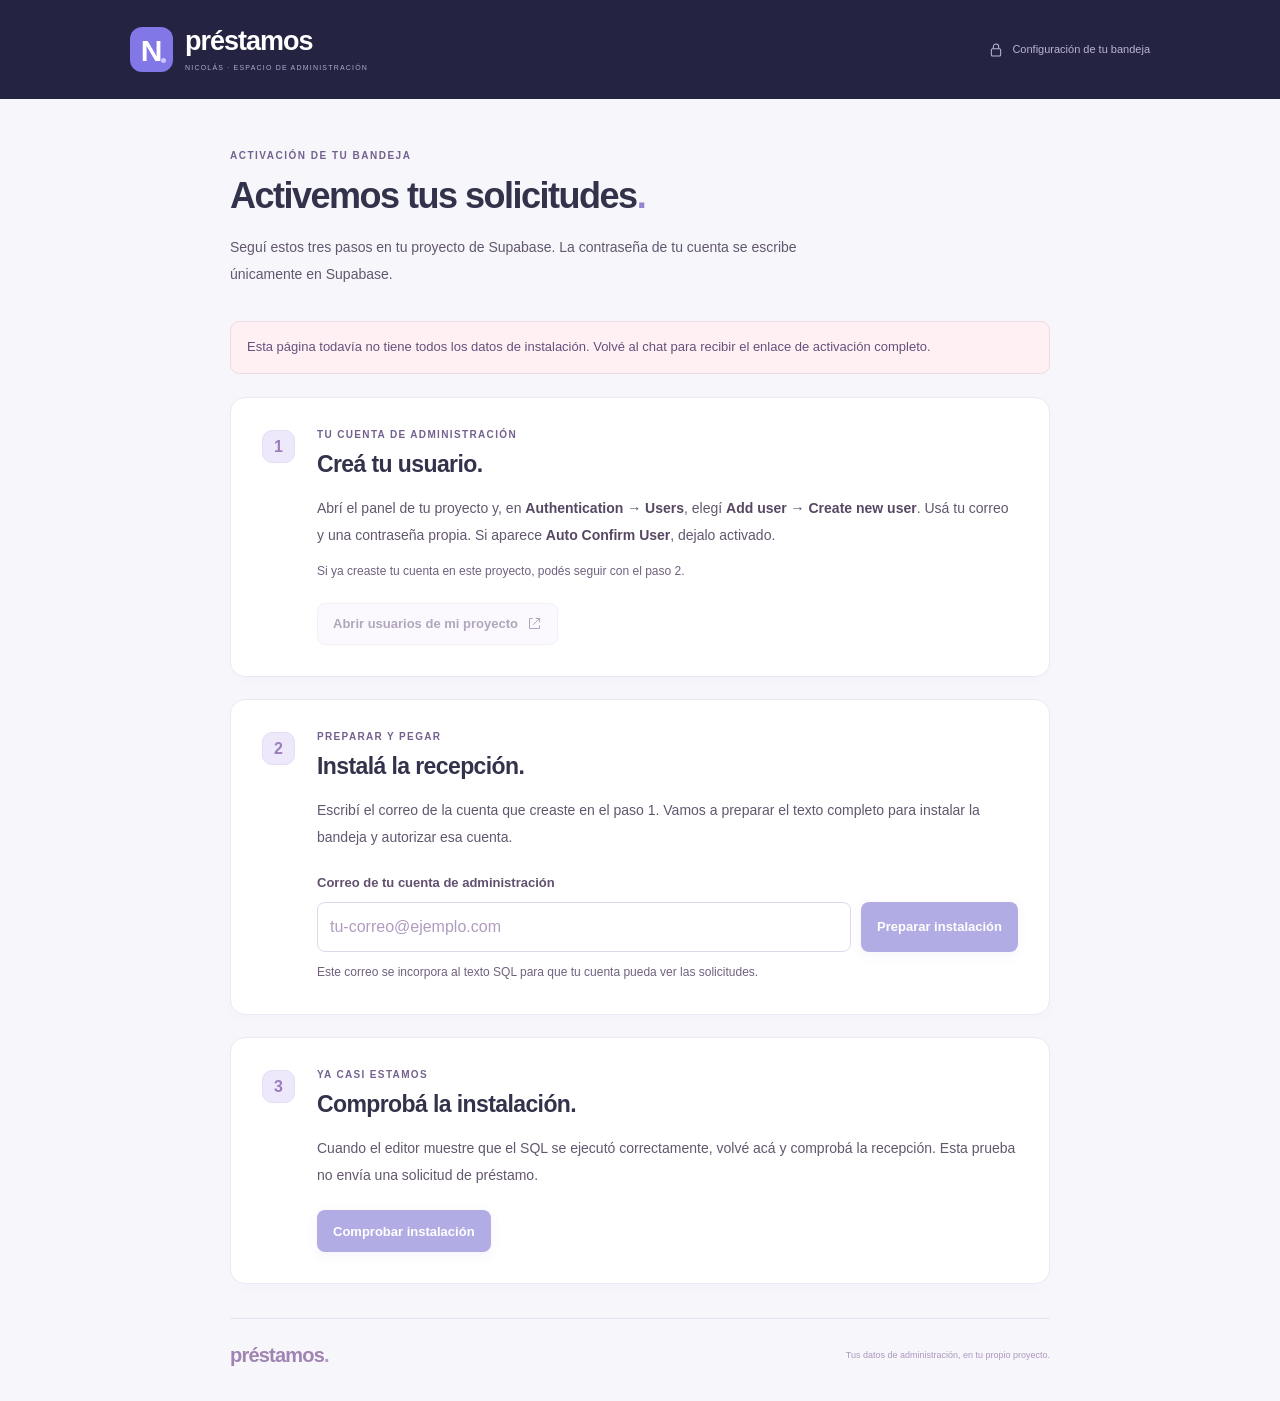
<file: integration/setup/index.html>
<!doctype html>
<html lang="es">
<head>
  <meta charset="utf-8">
  <meta name="viewport" content="width=device-width, initial-scale=1">
  <meta name="theme-color" content="#242442">
  <meta name="robots" content="noindex, nofollow, noarchive">
  <meta name="referrer" content="no-referrer">
  <title>Activar tu bandeja · Préstamos</title>
  <link rel="icon" href="data:image/svg+xml,%3Csvg xmlns='http://www.w3.org/2000/svg' viewBox='0 0 64 64'%3E%3Crect width='64' height='64' rx='18' fill='%237970df'/%3E%3Ctext x='32' y='45' text-anchor='middle' font-family='Arial' font-size='43' font-weight='700' fill='white'%3EN%3C/text%3E%3C/svg%3E">
  <link rel="stylesheet" href="styles.css">
  <script src="app.js" defer></script>
</head>
<body>
  <a href="#setup-main" class="skip-link">Ir a los pasos</a>
  <header class="setup-header"><div class="setup-header-inner"><div class="setup-brand"><span class="setup-mark" aria-hidden="true">N<span></span></span><span>préstamos<span>NICOLÁS · ESPACIO DE ADMINISTRACIÓN</span></span></div><span class="setup-private"><svg viewBox="0 0 24 24" aria-hidden="true"><rect x="5" y="10" width="14" height="11" rx="2"/><path d="M8 10V7a4 4 0 0 1 8 0v3"/></svg>Configuración de tu bandeja</span></div></header>
  <main id="setup-main" class="setup-main">
    <div class="setup-heading"><span class="setup-eyebrow">ACTIVACIÓN DE TU BANDEJA</span><h1>Activemos tus solicitudes<span>.</span></h1><p>Seguí estos tres pasos en tu proyecto de Supabase. La contraseña de tu cuenta se escribe únicamente en Supabase.</p></div>
    <div id="setup-config-error" class="setup-feedback setup-feedback-error" role="alert" hidden></div>
    <ol class="setup-steps">
      <li class="setup-step"><span class="setup-step-number" aria-hidden="true">1</span><section aria-labelledby="setup-account-title"><div class="setup-step-heading"><span class="setup-eyebrow">TU CUENTA DE ADMINISTRACIÓN</span><h2 id="setup-account-title">Creá tu usuario.</h2></div><p>Abrí el panel de tu proyecto y, en <strong>Authentication → Users</strong>, elegí <strong>Add user → Create new user</strong>. Usá tu correo y una contraseña propia. Si aparece <strong>Auto Confirm User</strong>, dejalo activado.</p><p class="setup-help">Si ya creaste tu cuenta en este proyecto, podés seguir con el paso 2.</p><a id="setup-users-link" class="setup-button setup-button-secondary" target="_blank" rel="noopener noreferrer" aria-disabled="true">Abrir usuarios de mi proyecto<svg viewBox="0 0 24 24" aria-hidden="true"><path d="M14 4h6v6m0-6L10 14M9 4H4v16h16v-5"/></svg></a></section></li>
      <li class="setup-step"><span class="setup-step-number" aria-hidden="true">2</span><section aria-labelledby="setup-install-title"><div class="setup-step-heading"><span class="setup-eyebrow">PREPARAR Y PEGAR</span><h2 id="setup-install-title">Instalá la recepción.</h2></div><p>Escribí el correo de la cuenta que creaste en el paso 1. Vamos a preparar el texto completo para instalar la bandeja y autorizar esa cuenta.</p><form id="setup-email-form" class="setup-email-form" autocomplete="off"><label for="setup-owner-email">Correo de tu cuenta de administración</label><div class="setup-email-row"><input type="email" id="setup-owner-email" name="owner-email" required maxlength="254" autocomplete="off" inputmode="email" spellcheck="false" autocapitalize="none" placeholder="tu-correo@ejemplo.com" aria-describedby="setup-email-help setup-email-error" disabled><button id="setup-generate-sql" class="setup-button setup-button-primary" type="submit" disabled>Preparar instalación</button></div><small id="setup-email-help">Este correo se incorpora al texto SQL para que tu cuenta pueda ver las solicitudes.</small><p id="setup-email-error" class="setup-inline-error" role="alert" hidden></p></form>
        <div id="setup-sql-panel" class="setup-sql-panel" hidden><div class="setup-sql-instructions"><strong>Copiá todo, pegalo y ejecutalo.</strong><p>1. Tocá <strong>Copiar instalación</strong>.<br>2. Abrí el editor SQL de tu proyecto.<br>3. Pegá el texto completo y tocá <strong>Run</strong>.</p></div><div class="setup-sql-actions"><button id="setup-copy-sql" class="setup-button setup-button-primary" type="button">Copiar instalación</button><a id="setup-sql-link" class="setup-button setup-button-secondary" target="_blank" rel="noopener noreferrer" aria-disabled="true">Abrir editor SQL<svg viewBox="0 0 24 24" aria-hidden="true"><path d="M14 4h6v6m0-6L10 14M9 4H4v16h16v-5"/></svg></a></div><p id="setup-copy-status" class="setup-copy-status" role="status" aria-live="polite"></p><label class="setup-sql-label" for="setup-sql-output">Instalación completa · también podés seleccionarla y copiarla manualmente</label><textarea id="setup-sql-output" readonly rows="9" spellcheck="false" autocapitalize="none" autocomplete="off" aria-describedby="setup-copy-status"></textarea><p class="setup-help">El correo se usa solo en esta página y en el SQL que pegues en tu propio proyecto. No se agrega a los enlaces ni se guarda en este navegador.</p></div>
      </section></li>
      <li class="setup-step"><span class="setup-step-number" aria-hidden="true">3</span><section aria-labelledby="setup-check-title"><div class="setup-step-heading"><span class="setup-eyebrow">YA CASI ESTAMOS</span><h2 id="setup-check-title">Comprobá la instalación.</h2></div><p>Cuando el editor muestre que el SQL se ejecutó correctamente, volvé acá y comprobá la recepción. Esta prueba no envía una solicitud de préstamo.</p><button id="setup-check" class="setup-button setup-button-primary" type="button" disabled>Comprobar instalación</button><div id="setup-probe-status" class="setup-feedback" role="status" aria-live="polite" aria-atomic="true" data-state="idle" hidden></div></section></li>
    </ol>
    <p class="setup-footer"><span>préstamos<span>.</span></span>Tus datos de administración, en tu propio proyecto.</p>
    <noscript><p class="setup-feedback setup-feedback-error">Abrí esta página con JavaScript activado en tu navegador para preparar y comprobar la instalación.</p></noscript>
  </main>
</body>
</html>
</file>
<file: client-request/styles.css>
@charset "UTF-8";
:root{--ink:#302e44;--muted:#747184;--primary:#7266c7;--primary-dark:#6053b5;--purple-soft:#f0edf9;--border:#ebe8f1;--surface:#fff;--bg:#f8f7fb;--green:#278262;--green-dark:#1f7053;--green-soft:#eef7f2;--error:#b74c61;--radius:17px;--shadow:0 7px 24px #3f305207}
*{box-sizing:border-box}html{scroll-behavior:smooth}body{margin:0;color:var(--ink);background:var(--bg);font-family:Inter,-apple-system,BlinkMacSystemFont,"Segoe UI",sans-serif;font-size:15px;line-height:1.6;-webkit-font-smoothing:antialiased}button,input,select{font:inherit}a{color:inherit;text-decoration:none}button{cursor:pointer;color:inherit}button:disabled{cursor:not-allowed;opacity:.5}button,a,input,select{-webkit-tap-highlight-color:transparent}button:focus-visible,a:focus-visible,input:focus-visible,select:focus-visible,summary:focus-visible{outline:3px solid #a99ade;outline-offset:4px}input,select,button{outline:none}h1,h2,h3,p{margin:0}h1,h2,h3{line-height:1.3}svg.icon{width:20px;height:20px;fill:none;stroke:currentColor;stroke-width:1.75;stroke-linecap:round;stroke-linejoin:round;flex-shrink:0;vertical-align:middle}.icon-definitions{position:absolute;width:0;height:0;overflow:hidden}[hidden]{display:none!important}.skip-link{position:fixed;z-index:100;left:16px;top:-80px;background:#fff;border:1px solid var(--border);border-radius:9px;padding:11px 18px;box-shadow:var(--shadow)}.skip-link:focus{top:16px}
.site-header{border-bottom:1px solid #eeebf4;background:#fff}.header-inner{max-width:1160px;margin:auto;padding:23px 36px;display:flex;align-items:center;justify-content:space-between;gap:20px}.brand{display:flex;align-items:center;gap:11px}.brand-mark{display:grid;place-items:center;position:relative;width:42px;height:44px;background:#7568cc;border-radius:13px;font-size:30px;font-weight:750;line-height:1;color:#fff;letter-spacing:-2px;padding-right:2px;box-shadow:0 5px 12px #7568cc1f}.brand-mark>span{position:absolute;right:7px;bottom:10px;width:4px;height:4px;background:#c7c0f3;border-radius:50%}.brand-name{font-size:28px;font-weight:730;letter-spacing:-1.5px;line-height:1.1;color:#3e3656}.brand-name>span{display:block;font-size:8px;letter-spacing:2px;font-weight:500;color:#a096ae;margin-top:7px}.header-badge{display:flex;align-items:center;gap:8px;color:#8b7ca7;font-size:12px;padding:8px 12px;border-radius:7px;background:#f6f3fb;border:1px solid #eee8f6}.badge-dot{display:block;width:5px;height:5px;background:#a18bc6;border-radius:50%}.page-shell{max-width:1160px;padding:0 36px;margin:auto}.hero{display:grid;grid-template-columns:minmax(0,1.2fr) minmax(0,.8fr);align-items:center;gap:70px;padding:64px 0 48px}.eyebrow{display:block;font-size:10px;letter-spacing:1.7px;font-weight:650;color:#9685ad}.hero h1{font-size:43px;font-weight:650;line-height:1.15;letter-spacing:-1.5px;margin:14px 0 18px;color:#3f3553}.hero h1>span{color:#a48ac7}.hero-copy>p{font-size:15px;line-height:1.8;color:#8b7d98;max-width:430px}.hero-note{display:flex;flex-wrap:wrap;gap:15px;margin-top:23px}.hero-note>span{display:flex;align-items:center;gap:6px;font-size:11px;color:#9b8bab}.hero-note .icon{width:13px;height:13px;color:#a68cbb;stroke-width:2}.example-card{position:relative;overflow:hidden;isolation:isolate;background:#3d3458;border:1px solid #50436e;border-radius:19px;padding:24px 27px;color:#fff;box-shadow:0 14px 26px #4f386b14;transform:none}.example-top{display:flex;justify-content:space-between;align-items:center;margin-bottom:13px}.example-label{font-size:9px;letter-spacing:1.5px;color:#b6a6cc;font-weight:550}.example-icon{display:grid;place-items:center;width:29px;height:29px;background:#6f5d8a5c;border:1px solid #a68db126;border-radius:8px;color:#b9a2d1}.example-icon .icon{width:16px;height:16px}.example-amount>span{display:block;font-size:12px;color:#c5b9d6}.example-amount>strong{display:block;font-size:29px;letter-spacing:-.5px;font-weight:600;line-height:1.3;margin:4px 0}.example-amount b{font-weight:550;color:#e2d7ed}.example-divider{height:1px;background:#b197ce2b;margin:17px 0}.example-result>span{font-size:12px;color:#d1c3df;display:block}.example-result>strong{display:block;font-size:30px;letter-spacing:-.6px;font-weight:650;line-height:1.4;margin:3px 0 13px}.example-result>strong>span{font-size:11px;font-weight:400;letter-spacing:0;color:#bca9d0}.example-bottom{display:flex;flex-direction:column;gap:3px;font-size:10px;color:#a995c0}.example-bottom b{font-weight:500;color:#baa7d0}.example-orbit{position:absolute;border:1px solid #9173af20;border-radius:50%;z-index:-1;width:230px;height:230px;right:-90px;top:-60px}.example-orbit.orbit-two{width:310px;height:310px;right:-130px;top:-100px}
.steps{padding:20px 23px;margin:0 0 28px;list-style:none;display:grid;grid-template-columns:repeat(3,minmax(0,1fr));gap:22px;border:1px solid var(--border);background:#ffffff9c;border-radius:12px}.steps>li{display:flex;align-items:center;gap:12px;position:relative}.step-number{display:grid;place-items:center;width:31px;height:31px;border-radius:9px;background:#eeebf6;color:#a18bb8;font-size:13px;font-weight:600;flex-shrink:0}.steps strong{display:block;font-size:13px;font-weight:550;color:#756581}.steps li>div>span{display:block;font-size:11px;color:#a799af;margin-top:2px}.steps>li:not(:last-child)::after{position:absolute;content:"";height:22px;width:1px;background:#e9e3ef;right:15px;top:6px}.request-layout{display:grid;grid-template-columns:minmax(0,1.15fr) minmax(0,.85fr);gap:27px;align-items:start}.form-column,.quote-column{min-width:0}.form-card,.quote-card,.send-card{background:#fff;border:1px solid var(--border);border-radius:var(--radius);padding:27px;box-shadow:var(--shadow)}.form-card{margin-bottom:22px}.card-header{display:flex;align-items:center;gap:12px;margin-bottom:25px}.section-icon{display:grid;place-items:center;width:38px;height:38px;background:#f2eef9;color:#a38bbb;border:1px solid #eee6f7;border-radius:11px;flex-shrink:0}.section-icon .icon{width:18px;height:18px}.card-header h2,.quote-heading h2,.send-heading h2{font-size:18px;font-weight:600;letter-spacing:-.4px;color:#635270}.card-header p{font-size:12px;color:#a08eac;margin-top:5px;line-height:1.6}.form-grid{display:grid;grid-template-columns:1fr 1fr;gap:20px 17px}.field{display:flex;flex-direction:column;gap:7px;min-width:0}.field-full{grid-column:1/-1}.field label{font-size:14px;font-weight:500;color:#776183}.field input:not([type=checkbox]),.field select{display:block;min-width:0;width:100%;min-height:47px;padding:11px 12px;border:1px solid #e8dfed;border-radius:8px;background:#fff;color:#65546f;font-size:14px;transition:box-shadow .15s,border-color .15s}.field input::placeholder{color:#b29bbf;font-weight:400}.field input:focus,.field select:focus{border-color:#b09bc9;box-shadow:0 0 0 3px #f5effb}.field small{font-size:11px;color:#ab94b9;line-height:1.5}.field input[type=date]{min-width:0;appearance:none;-webkit-appearance:none}.field input[type=date]::-webkit-date-and-time-value{text-align:left}.field select{padding-right:29px}.field-error{font-size:12px;line-height:1.5;color:var(--error)}.field-error:empty{display:none}.field.invalid input:not([type=checkbox]),.field.invalid select,.field.invalid .amount-input,input[aria-invalid=true]:not([type=checkbox]),select[aria-invalid=true]{border-color:#d48c9e;background:#fffcfd}.field.invalid .amount-input input{border-color:transparent}.rate-note{display:flex;gap:10px;padding:13px 14px;background:#f8f4fc;border:1px solid #eee4f7;border-radius:9px;margin-bottom:22px;color:#ac8cbe}.rate-note>.icon{width:17px;height:17px;margin-top:2px}.rate-note strong{display:block;font-size:12px;font-weight:600;color:#9a73b0}.rate-note p{font-size:11px;line-height:1.7;color:#ac8cbe;margin-top:3px}.amount-input{display:flex;align-items:center;border:1px solid #e8dfed;border-radius:8px;transition:border-color .15s,box-shadow .15s}.amount-input>span{font-size:22px;font-weight:550;color:#b095c1;padding-left:15px}.amount-input input:not([type=checkbox]){font-size:24px;font-weight:600;letter-spacing:-.5px;color:#916ba5;border:none;min-height:59px;padding-left:10px;background:transparent}.amount-input:focus-within{border-color:#b09bc9;box-shadow:0 0 0 3px #f5effb}.amount-input input:focus{box-shadow:none}.privacy-note{display:flex;justify-content:center;align-items:center;gap:9px;padding:0 14px;margin:7px 0 22px;color:#ae9ab9}.privacy-note>.icon{width:17px;height:17px}.privacy-note p{font-size:11px;line-height:1.7}.privacy-note strong{font-weight:500;color:#a28baf}
.quote-card{padding:25px;margin-bottom:19px}.quote-heading{display:flex;align-items:center;justify-content:space-between;gap:10px;padding-bottom:19px;border-bottom:1px solid #f0e9f5}.quote-heading .eyebrow{font-size:8px;letter-spacing:1.2px;margin-bottom:7px}.quote-heading h2{font-size:18px}.quote-icon{display:grid;place-items:center;width:34px;height:34px;background:#f5f0fa;color:#ad8dc2;border-radius:9px;flex-shrink:0}.quote-icon .icon{width:17px;height:17px}.calculator-result{margin:20px 0 24px}.summary-grid{display:grid;grid-template-columns:1fr 1fr;gap:15px 13px}.summary-item{min-width:0}.summary-item>span,.summary-item>small,.summary-item>dt{font-size:11px;color:#ad8fbe;display:block}.summary-item>strong,.summary-item>dd{font-size:19px;color:#8e68a5;font-weight:550;display:block;margin:4px 0 0;font-variant-numeric:tabular-nums;letter-spacing:-.3px;overflow-wrap:anywhere}.summary-total{display:flex;align-items:center;justify-content:space-between;gap:12px;padding-top:15px;margin-top:15px;border-top:1px solid #eee4f4;font-size:12px;color:#ac8dbd}.summary-total strong{font-size:20px;font-weight:600;color:#9069a7;white-space:nowrap}.installment-highlight{background:#efe8f8;border:1px solid #e7dcf2;padding:20px 18px;border-radius:11px;margin-top:18px;color:#a17ab7;text-align:center}.installment-highlight>span,.installment-highlight>small{display:block;font-size:12px;color:#a17ab7}.installment-highlight>strong{display:block;font-size:33px;line-height:1.3;letter-spacing:-1px;color:#8b60a5;margin:5px 0;font-weight:650;font-variant-numeric:tabular-nums;overflow-wrap:anywhere}.installment-highlight p{font-size:11px;color:#ad8bc1;line-height:1.7;margin-top:5px}.schedule-heading{display:flex;justify-content:space-between;align-items:center;gap:10px;margin:0 0 12px}.schedule-heading h3{font-size:12px;font-weight:550;color:#9d7ab0}.schedule-heading>span{font-size:10px;color:#b497c6;white-space:nowrap}.table-wrap{overflow-x:auto;width:100%;max-width:100%}table{width:100%;border-collapse:collapse;text-align:left;white-space:nowrap}th{font-size:10px;color:#b194c4;background:#faf7fd;font-weight:550;padding:11px 10px;border-top:1px solid #f0e8f7;border-bottom:1px solid #f0e8f7}td{font-size:12px;color:#a183b5;padding:12px 10px;border-bottom:1px solid #f1eaf8;font-variant-numeric:tabular-nums}td:last-child{font-weight:550}tbody tr:last-child td{border-bottom:0}.text-right{text-align:right}.empty-schedule{text-align:center;color:#b79dca;font-size:11px;white-space:normal;font-weight:400!important;line-height:1.7;padding:18px 10px}.note{font-size:11px;color:#b296c5;line-height:1.7}.schedule-note{margin-top:13px}.empty-result{text-align:center;padding:14px 10px;color:#b093c4}.empty-symbol{display:grid;place-items:center;width:42px;height:42px;background:#f8f2fc;color:#b294c5;margin:0 auto 11px;border-radius:12px}.empty-symbol .icon{width:19px;height:19px}.empty-result p{font-size:12px;max-width:220px;line-height:1.8;margin:auto}
.send-card{padding:24px 25px;margin-bottom:19px}.send-heading{display:flex;align-items:center;gap:8px;margin-bottom:20px}.send-heading h2{font-size:16px}.mini-step{display:grid;place-items:center;width:23px;height:23px;flex-shrink:0;border-radius:7px;background:#f1e9f8;color:#b28cc7;font-size:11px;font-weight:600}.checkbox-label{display:flex;align-items:flex-start;gap:9px;font-size:12px!important;font-weight:400!important;color:#a082b3!important;line-height:1.8;cursor:pointer}.checkbox-label input{width:16px;height:16px;min-width:16px;flex-shrink:0;accent-color:#a27dbb;margin:3px 0 0}.consent-field{margin-bottom:18px}.form-error{background:#fff1f4;border:1px solid #f0ceda;color:#b95d7b;border-radius:8px;padding:12px;font-size:12px;margin-bottom:15px;line-height:1.7}.btn{display:inline-flex;justify-content:center;align-items:center;gap:9px;min-height:46px;padding:11px 14px;border:1px solid transparent;border-radius:8px;font-size:13px;font-weight:600;line-height:1.5;transition:background .15s,border-color .15s,box-shadow .15s}.btn .icon{width:18px;height:18px;stroke-width:1.8}.btn-full{width:100%}.btn-whatsapp{background:var(--green);color:#fff;box-shadow:0 4px 10px #27826212}.btn-whatsapp:hover{background:var(--green-dark);box-shadow:0 5px 12px #27826225}.action-arrow{margin-left:auto;width:16px!important;height:16px!important}.btn-secondary{border-color:#e9dff1;background:#fff;color:#ad8ec1}.btn-secondary:hover{background:#faf5fd;border-color:#dac5e9}.copy-button{font-size:12px;min-height:39px;box-shadow:none}.copy-button .icon{width:14px;height:14px}.send-explanation{font-size:11px;color:#b196c3;line-height:1.8;text-align:center;margin:12px 5px 15px}.send-explanation strong{font-weight:550}.status-card{padding:13px 14px;background:#f1f7f3;color:#83a792;border:1px solid #e0ece4;border-radius:8px;font-size:12px;line-height:1.8;margin-top:16px}.status-card strong{font-weight:550;color:#648b74}.status-card p+p{margin-top:7px}.reminder-card{display:flex;align-items:flex-start;gap:12px;padding:18px 3px}.reminder-icon{display:grid;place-items:center;width:31px;height:31px;background:#f0e9f7;color:#af91c4;border:1px solid #e9def2;border-radius:9px;flex-shrink:0}.reminder-icon .icon{width:16px;height:16px}.reminder-content{min-width:0}.reminder-content h2{font-size:13px;font-weight:550;color:#a17cb4;margin-bottom:9px}.reminder-checkbox{font-size:11px!important;gap:8px}.reminder-checkbox input{width:14px;height:14px;min-width:14px;margin-top:3px}.calendar-button{display:flex;align-items:center;gap:7px;padding:0;border:0;background:transparent;color:#af86c4;font-size:11px;font-weight:550;margin:13px 0 9px;text-align:left}.calendar-button .icon{width:13px;height:13px}.calendar-button:hover{color:#9b70b6;text-decoration:underline;text-underline-offset:3px}.reminder-content .note{font-size:10px}
.faq{margin:49px 0 60px;padding-top:39px;border-top:1px solid #ede5f3;display:grid;grid-template-columns:minmax(0,.8fr) minmax(0,1.2fr);gap:70px}.faq-intro .eyebrow{font-size:9px;letter-spacing:1.3px}.faq-intro h2{font-size:25px;letter-spacing:-.7px;font-weight:600;color:#81638f;margin-top:10px}.faq-intro p{font-size:12px;color:#ae92bf;margin-top:11px}.faq-list details{border-bottom:1px solid #e9def1}.faq-list summary{list-style:none;display:flex;justify-content:space-between;gap:15px;align-items:center;padding:16px 0;font-size:13px;color:#a280b6;font-weight:500;cursor:pointer}.faq-list summary::-webkit-details-marker{display:none}.faq-list summary .icon{width:16px;height:16px;color:#bca0ce;transition:transform .2s}.faq-list details[open] summary .icon{transform:rotate(180deg)}.faq-list details>p{font-size:12px;color:#ae91c1;line-height:1.9;padding:0 22px 18px 0}.faq-list strong{font-weight:550;color:#a17bb7}.site-footer{background:#fff;border-top:1px solid #ede5f3}.footer-inner{max-width:1160px;padding:27px 36px;margin:auto;display:flex;align-items:center;justify-content:space-between;gap:20px}.footer-brand{font-size:23px;letter-spacing:-.9px;font-weight:650;color:#b091c4;line-height:1.2}.footer-brand>span{color:#c5add6}.footer-inner p{font-size:10px;color:#bfa7ce;margin-top:5px}.footer-contact{text-align:right}.footer-contact>span{display:block;font-size:10px;color:#c2aad1;margin-bottom:4px}.footer-contact>a{display:flex;justify-content:flex-end;align-items:center;gap:8px;font-size:12px;color:#b18fc5}.footer-contact .icon{width:13px;height:13px}.noscript-message{position:fixed;inset:auto 15px 15px;z-index:100;background:#fff;border:1px solid #e6d4ef;color:#9d72b4;border-radius:10px;padding:15px;text-align:center;font-size:14px}
/* Functional text uses a neutral palette and readable sizes. */
.hero-copy>p,.hero-note>span,.steps li>div>span,.card-header p,.field small,.rate-note p,.privacy-note,.privacy-note strong,.summary-item>span,.summary-item>small,.summary-item>dt,.summary-total,.installment-highlight>span,.installment-highlight>small,.installment-highlight p,.schedule-heading>span,.empty-schedule,.note,.empty-result,.send-explanation,.reminder-content .note,.faq-intro p,.faq-list details>p,.footer-inner p,.footer-contact>span{color:var(--muted)}.field label,.steps strong,.card-header h2,.quote-heading h2,.send-heading h2,.schedule-heading h3,.reminder-content h2,.faq-intro h2,.faq-list summary{color:#555063}.field input:not([type=checkbox]),.field select{color:#4e495c}.field input::placeholder{color:#9d98aa}.rate-note strong{color:#89729c}.checkbox-label{font-size:13px!important;color:#756c81!important}.reminder-checkbox{font-size:12px!important}.amount-input>span{color:#a294b5}.amount-input input:not([type=checkbox]){color:#7f6798}.summary-item>strong,.summary-item>dd,.summary-total strong{color:#71617e}.installment-highlight>strong{color:#75608c}.btn-secondary{color:#8d789e}.calendar-button{font-size:12px;color:#9277a6}.empty-result p,.note,.send-explanation,.field small,.privacy-note p,.reminder-content .note{font-size:12px}.schedule-heading h3{font-size:13px}.schedule-heading>span{font-size:11px}th{font-size:11px;color:#9990a8}td{font-size:13px;color:#81748f}.faq-list summary{font-size:14px}.faq-list details>p{font-size:13px}.faq-intro p{font-size:13px}.hero-note>span{font-size:12px}.steps strong{font-size:14px}.steps li>div>span{font-size:12px}.header-badge{font-size:12px}.footer-inner p,.footer-contact>span{font-size:11px}.footer-contact>a{font-size:13px;color:#927ba5}.status-card{color:#547763}.status-card strong{color:#41694f}
@media(min-width:1250px){.hero{padding-top:73px;padding-bottom:53px}.hero h1{font-size:46px}.example-card{max-width:360px;justify-self:end;width:100%}.quote-column{position:sticky;top:24px}}
@media(max-width:1000px){.header-inner,.page-shell,.footer-inner{padding-left:28px;padding-right:28px}.hero{gap:36px;padding-top:49px}.hero h1{font-size:37px}.hero-copy>p{font-size:14px}.hero-note{gap:9px 13px}.hero-note>span{font-size:11px}.example-card{padding:23px}.example-result>strong{font-size:28px}.steps{padding:18px 20px;gap:17px}.steps>li{gap:10px}.steps>li:not(:last-child)::after{right:4px}.steps li>div>span{font-size:10px}.steps strong{font-size:13px}.request-layout{gap:21px;grid-template-columns:minmax(0,1.05fr) minmax(0,.95fr)}.form-card,.quote-card,.send-card{padding:23px}.card-header{gap:10px}.card-header h2{font-size:17px}.card-header p{font-size:11px}.section-icon{width:34px;height:34px;border-radius:10px}.form-grid{gap:18px 14px}.field label{font-size:13px}.field input:not([type=checkbox]),.field select{font-size:13px}.card-header{margin-bottom:22px}.quote-heading h2{font-size:17px}.quote-heading .eyebrow{font-size:7px}.quote-icon{width:29px;height:29px}.summary-item>strong,.summary-item>dd{font-size:17px}.installment-highlight>strong{font-size:30px}.send-heading h2{font-size:15px}.btn-whatsapp{font-size:12px;gap:7px}.btn-whatsapp>.icon{width:17px;height:17px}.schedule-heading{flex-wrap:wrap;gap:3px}.faq{gap:40px}.faq-intro h2{font-size:24px}}
@media(max-width:760px){.header-inner,.page-shell,.footer-inner{padding-left:23px;padding-right:23px}.header-inner{padding-top:19px;padding-bottom:19px}.header-badge{font-size:10px;padding:7px 9px;max-width:210px;line-height:1.6}.brand-mark{width:37px;height:39px;font-size:26px;border-radius:11px}.brand-name{font-size:26px}.brand-name>span{font-size:7px}.hero{gap:27px;padding:38px 0 33px;grid-template-columns:minmax(0,1fr) minmax(0,.85fr)}.eyebrow{font-size:9px;letter-spacing:1.1px}.hero h1{font-size:32px;letter-spacing:-1px}.hero-copy>p{font-size:13px}.hero-note{margin-top:17px}.hero-note>span{font-size:10px}.example-card{padding:20px}.example-label{font-size:8px}.example-amount>strong{font-size:25px}.example-result>strong{font-size:25px}.example-bottom{font-size:9px}.steps{gap:16px;padding:16px}.steps>li{gap:8px}.steps strong{font-size:12px}.steps li>div>span{font-size:9px}.steps>li:not(:last-child)::after{right:0}.step-number{width:26px;height:27px;border-radius:8px;font-size:12px}.request-layout{grid-template-columns:1fr;gap:7px}.form-card,.quote-card,.send-card{padding:26px}.form-grid{gap:20px}.card-header h2{font-size:19px}.card-header p{font-size:12px}.field label{font-size:14px}.field input:not([type=checkbox]),.field select{font-size:15px;min-height:48px}.section-icon{width:38px;height:38px}.quote-heading h2{font-size:20px}.quote-heading .eyebrow{font-size:9px}.quote-icon{width:35px;height:35px}.summary-item>span,.summary-item>small,.summary-item>dt{font-size:12px}.summary-item>strong,.summary-item>dd{font-size:23px}.summary-total{font-size:13px}.summary-total strong{font-size:23px}.installment-highlight>strong{font-size:38px}.installment-highlight>span,.installment-highlight>small{font-size:13px}.calculator-result{margin-top:23px}.schedule-heading{justify-content:space-between;flex-wrap:nowrap}.schedule-heading h3{font-size:14px}.schedule-heading>span{font-size:12px}th{font-size:12px;padding:12px}td{font-size:14px;padding:13px 12px}.send-heading h2{font-size:18px}.mini-step{width:27px;height:27px;font-size:12px}.checkbox-label{font-size:14px!important}.checkbox-label input{width:18px;height:18px;min-width:18px;margin-top:4px}.btn-whatsapp{font-size:15px;min-height:50px;padding:12px 16px}.btn-whatsapp>.icon{width:20px;height:20px}.send-explanation{font-size:13px;max-width:420px;margin-left:auto;margin-right:auto}.copy-button{font-size:13px;min-height:43px}.reminder-card{padding:18px 4px}.reminder-icon{width:36px;height:36px}.reminder-icon .icon{width:19px;height:19px}.reminder-content h2{font-size:15px}.reminder-checkbox{font-size:13px!important}.reminder-checkbox input{width:16px;height:16px;min-width:16px}.calendar-button{font-size:13px}.reminder-content .note{font-size:12px;max-width:440px}.faq{gap:30px;margin-top:35px;padding-top:30px}.faq-intro h2{font-size:23px}.faq-intro p{font-size:12px}.faq-list summary{font-size:13px}.faq-list details>p{font-size:12px}.footer-brand{font-size:23px}.footer-contact>a{font-size:12px}}
@media(max-width:560px){.header-inner,.page-shell,.footer-inner{padding-left:20px;padding-right:20px}.header-badge{max-width:158px;font-size:10px;padding:6px 8px;gap:6px}.brand{gap:9px}.brand-name{font-size:25px}.brand-mark{width:36px;height:38px}.hero{display:block;padding:32px 0 28px}.hero h1{font-size:35px;line-height:1.14;letter-spacing:-1.1px;margin-top:12px;margin-bottom:15px}.hero-copy>p{font-size:14px;line-height:1.8;max-width:360px}.hero-note{gap:10px 14px;margin-top:17px}.hero-note>span{font-size:11px}.example-card{transform:none;margin-top:24px;padding:20px 22px;display:grid;grid-template-columns:1fr 1fr;gap:0 17px;border-radius:15px}.example-top{grid-column:1/-1;margin-bottom:12px}.example-icon{width:25px;height:25px}.example-icon .icon{width:14px;height:14px}.example-label{font-size:9px;letter-spacing:1.1px}.example-amount{grid-column:1;grid-row:2;padding-right:10px;border-right:1px solid #b197ce2b}.example-amount>strong{font-size:25px;letter-spacing:-.6px}.example-amount>span{font-size:11px}.example-divider{display:none}.example-result{grid-column:2;grid-row:2;align-self:center}.example-result>span{font-size:11px}.example-result>strong{font-size:26px;line-height:1.4;margin:5px 0}.example-result>strong>span{display:block;font-size:10px;line-height:1.2;margin-top:2px}.example-bottom{grid-column:1/-1;display:flex;flex-direction:row;flex-wrap:wrap;justify-content:space-between;gap:4px 10px;margin-top:16px;border-top:1px solid #b197ce2b;padding-top:11px;font-size:9px}.steps{gap:10px;padding:16px 12px;margin-bottom:22px;border-radius:10px}.steps>li{gap:7px}.steps li>div>span{display:none}.steps strong{font-size:12px}.step-number{width:24px;height:24px;font-size:11px;border-radius:7px}.steps>li:not(:last-child)::after{height:17px;right:0;top:4px}.form-card,.quote-card,.send-card{padding:23px 21px;border-radius:15px}.card-header{gap:10px;margin-bottom:22px}.card-header h2{font-size:18px;letter-spacing:-.5px}.card-header p{font-size:12px;line-height:1.6}.section-icon{width:33px;height:33px;border-radius:9px}.section-icon .icon{width:17px;height:17px}.form-grid{grid-template-columns:1fr;gap:18px}.field-full{grid-column:auto}.field input:not([type=checkbox]),.field select{min-height:48px;font-size:16px}.field small{font-size:12px}.rate-note{padding:13px 12px;margin-bottom:21px;gap:8px}.rate-note strong{font-size:13px}.rate-note p{font-size:12px;line-height:1.7}.rate-note>.icon{width:16px;height:16px}.amount-input input:not([type=checkbox]){font-size:29px;min-height:62px}.amount-input>span{font-size:24px}.privacy-note{padding:0 4px;margin-bottom:19px}.privacy-note p{font-size:11px}.privacy-note>.icon{width:16px;height:16px}.quote-heading{padding-bottom:18px}.quote-heading h2{font-size:19px;letter-spacing:-.5px}.quote-heading .eyebrow{font-size:8px;letter-spacing:1px}.quote-icon{width:30px;height:30px}.quote-icon .icon{width:16px;height:16px}.summary-item>strong,.summary-item>dd{font-size:22px}.summary-grid{gap:17px 12px}.summary-total strong{font-size:22px}.installment-highlight{padding:18px 15px}.installment-highlight>strong{font-size:36px}.installment-highlight p{font-size:12px}.schedule-heading h3{font-size:13px}.schedule-heading>span{font-size:11px}th{font-size:11px;padding:11px 8px}td{font-size:13px;padding:12px 8px}.schedule-note{font-size:12px;line-height:1.8}.send-card{padding:23px 21px}.send-heading h2{font-size:17px;letter-spacing:-.4px}.mini-step{width:25px;height:25px;font-size:11px}.checkbox-label{font-size:13px!important;line-height:1.8}.checkbox-label input{width:17px;height:17px;min-width:17px;margin-top:4px}.btn-whatsapp{font-size:13px;min-height:51px;gap:7px;padding:12px}.btn-whatsapp>.icon{width:19px;height:19px}.action-arrow{width:14px!important;height:14px!important}.send-explanation{font-size:12px;line-height:1.9;margin-top:12px;margin-bottom:16px}.copy-button{font-size:12px;min-height:42px}.reminder-content h2{font-size:14px}.reminder-checkbox{font-size:12px!important}.reminder-checkbox input{width:15px;height:15px;min-width:15px}.calendar-button{font-size:12px;line-height:1.6}.reminder-icon{width:32px;height:32px;border-radius:9px}.reminder-icon .icon{width:17px;height:17px}.reminder-card{gap:10px;padding:16px 2px}.reminder-content .note{font-size:11px}.faq{grid-template-columns:1fr;gap:14px;margin:27px 0 38px;padding-top:27px}.faq-intro .eyebrow{font-size:9px}.faq-intro h2{font-size:24px;margin-top:8px}.faq-intro p{font-size:12px;margin-top:7px}.faq-list summary{font-size:14px;padding:17px 0}.faq-list details>p{font-size:13px;line-height:1.9;padding-right:5px}.footer-inner{padding-top:22px;padding-bottom:23px;align-items:flex-start;gap:15px}.footer-brand{font-size:22px}.footer-inner p{font-size:10px;max-width:150px}.footer-contact>span{font-size:10px}.footer-contact>a{font-size:11px;gap:4px}.footer-contact .icon{width:12px;height:12px}.status-card{font-size:12px}}
@media(max-width:370px){.header-inner,.page-shell,.footer-inner{padding-left:16px;padding-right:16px}.header-badge{max-width:135px;font-size:9px}.brand-name{font-size:23px}.brand-mark{width:33px;height:35px;font-size:25px}.hero h1{font-size:32px}.hero-copy>p{font-size:13px}.hero-note{gap:9px}.hero-note>span{font-size:10px}.example-card{padding:18px 20px;gap:0 15px}.example-amount>strong{font-size:23px}.example-result>strong{font-size:24px}.steps{gap:8px;padding-left:10px;padding-right:10px}.steps strong{font-size:11px}.step-number{width:22px;height:22px;font-size:10px}.form-card,.quote-card,.send-card{padding:22px 18px}.card-header h2{font-size:17px}.card-header p{font-size:11px}.quote-heading h2{font-size:18px}.quote-heading .eyebrow{font-size:7px}.summary-item>strong,.summary-item>dd{font-size:21px}.summary-total strong{font-size:21px}.installment-highlight>strong{font-size:33px}.btn-whatsapp{font-size:12px;padding:12px 10px;gap:6px}.btn-whatsapp>.icon{width:17px;height:17px}.footer-contact>a{font-size:10px}.schedule-heading h3{font-size:12px}.schedule-heading>span{font-size:10px}}
@media(prefers-reduced-motion:reduce){*,*::before,*::after{animation:none!important;transition:none!important;scroll-behavior:auto!important}}
@media print{body{background:#fff}.site-header,.hero,.steps,.form-column,.send-card,.reminder-card,.faq,.site-footer{display:none}.request-layout{display:block}.page-shell{padding:0}.quote-card{border:0;box-shadow:none}.quote-column{position:static}.quote-heading .eyebrow{display:none}}

/* Keep form labels readable at every screen size. */
.field label{font-size:14px}.checkbox-label,.reminder-checkbox{font-size:14px!important}.btn-whatsapp{font-size:14px}

#copy-fallback{display:grid;gap:9px;width:100%;min-width:0;margin-top:16px;padding:15px;border:1px solid #e8deef;border-radius:9px;background:#faf7fc}#copy-fallback label,#copy-fallback .label{display:block;font-size:13px;line-height:1.7;font-weight:550;color:#71637f}#copy-fallback-text{display:block;width:100%;max-width:100%;min-width:0;min-height:180px;padding:12px;border:1px solid #dfd3e9;border-radius:7px;background:#fff;color:#665d73;font:inherit;font-size:12px;line-height:1.7;white-space:pre-wrap;overflow-wrap:anywhere;resize:vertical}#copy-fallback-text:focus-visible{outline:3px solid #a99ade;outline-offset:3px}#copy-fallback p{font-size:12px;line-height:1.7;color:var(--muted)}

/* Direct questions and sharing stay separate from the loan application. */
.header-actions{display:flex;align-items:center;justify-content:flex-end;gap:17px}.header-consult{display:inline-flex;align-items:center;gap:7px;color:#7f6b95;font-size:12px;font-weight:550;white-space:nowrap;padding:8px 0}.header-consult .icon{width:17px;height:17px;color:#8e7b9e}.header-consult:hover{color:var(--primary-dark);text-decoration:underline;text-underline-offset:3px}.brand-name{font-size:27px}.brand-name>span{font-size:7px;letter-spacing:1.2px}.brand-mark{padding-right:0;letter-spacing:-1px}.send-steps{display:grid;gap:10px;list-style:none;margin:15px 0 17px;padding:0;text-align:left}.send-steps>li{display:flex;gap:8px;align-items:flex-start}.send-steps>li>span{display:grid;place-items:center;flex-shrink:0;min-width:19px;height:19px;background:#f3eef8;color:#a48ab8;border-radius:50%;font-size:10px;line-height:1.2;margin-top:2px}.send-steps p{margin:0;font-size:12px;line-height:1.8;color:var(--muted)}.send-steps strong{font-weight:550;color:#81718f}.whatsapp-actions{display:grid;gap:10px;padding-top:15px;margin-top:16px;border-top:1px solid #eee5f4}.whatsapp-actions .btn{font-size:13px;min-height:43px}.whatsapp-actions .btn-whatsapp{font-size:13px}.footer-inner{display:grid;grid-template-columns:minmax(0,1fr) auto;align-items:center;gap:15px 24px}.footer-actions{display:flex;align-items:center;gap:24px}.footer-contact>span{font-size:11px;line-height:1.7}.footer-contact>a.consult-button{display:inline-flex;justify-content:center;align-items:center;gap:7px;border:1px solid #e5ddec;border-radius:7px;background:#faf7fc;color:#8d759f;padding:8px 11px;font-size:12px;font-weight:550;margin-top:3px}.footer-contact>a.consult-button:hover{background:#f2eaf8;border-color:#d9c8e5}.consult-button .icon{width:15px;height:15px}.consult-button .icon:last-child{width:13px;height:13px}.share-button{font-size:12px;min-height:37px;padding:8px 11px;color:#927ea4;white-space:normal}.share-button .icon{width:15px;height:15px}.share-status{grid-column:1/-1;width:100%;font-size:12px!important;line-height:1.8;margin:0!important;max-width:none!important;color:#8b789c!important;text-align:right}.share-status a{color:var(--primary-dark);text-decoration:underline;overflow-wrap:anywhere}.share-status input,.share-status textarea{width:100%;max-width:100%;min-width:0;font:inherit;font-size:12px;color:#71617f;border:1px solid #e1d4eb;background:#fff;border-radius:7px;padding:9px;margin-top:8px}.share-status button{font:inherit}
@media(max-width:1000px){.header-badge{display:none}.brand-name{font-size:27px}.footer-actions{gap:16px}.share-button{font-size:11px;padding:8px 10px}}
@media(max-width:760px){.header-actions{gap:0}.header-consult{font-size:12px;gap:6px}.brand-name{font-size:27px}.brand-name>span{font-size:7px;letter-spacing:1px}.footer-inner{gap:17px}.footer-actions{flex-direction:column;align-items:flex-end;gap:11px}.footer-contact>span{font-size:10px}.footer-contact>a.consult-button{font-size:12px;padding:8px 10px}.share-button{font-size:11px;min-height:34px;padding:7px 10px}.share-status{text-align:left}.send-steps p{font-size:13px}.send-steps>li>span{width:20px;height:20px;margin-top:3px}}
@media(max-width:560px){.brand{gap:9px}.brand-name{font-size:25px}.brand-name>span{font-size:6px;letter-spacing:1px;margin-top:6px}.header-consult{font-size:11px}.header-consult .icon{width:16px;height:16px}.footer-inner{grid-template-columns:minmax(0,1fr) auto;gap:14px;align-items:start}.footer-brand{font-size:22px}.footer-inner p{max-width:145px}.footer-contact>span{max-width:160px;font-size:10px}.footer-contact>a.consult-button{font-size:11px;padding:8px}.share-button{font-size:11px;padding:7px 9px;min-height:33px}.share-button .icon{width:14px;height:14px}.send-steps{gap:10px}.send-steps p{font-size:12px}.send-steps>li>span{width:19px;height:19px;margin-top:2px}.whatsapp-actions .btn{font-size:12px;padding:11px 10px}.whatsapp-actions .btn-whatsapp{font-size:12px}.share-status{font-size:12px!important}}
@media(max-width:370px){.brand-name{font-size:23px}.brand-name>span{font-size:6px;letter-spacing:.7px}.brand{gap:8px}.header-consult{font-size:10px;gap:5px}.header-consult .icon{width:15px;height:15px}.footer-brand{font-size:20px}.footer-contact>a.consult-button{font-size:10px;padding:7px}.share-button{font-size:10px;padding:7px}.share-button .icon{width:13px;height:13px}.footer-inner p{font-size:9px;max-width:120px}.footer-contact>span{max-width:145px;font-size:9px}}

#share-fallback{display:grid;gap:8px;width:100%;max-width:100%;min-width:0;margin-top:12px;padding:14px;border:1px solid #e6dced;border-radius:9px;background:#faf7fc;text-align:left}#share-fallback label{display:block;font-size:13px;font-weight:550;line-height:1.7;color:#71637f}#share-url-fallback{display:block;width:100%;max-width:100%;min-width:0;min-height:42px;padding:10px 11px;border:1px solid #ddd0e8;border-radius:7px;background:#fff;color:#685b75;font:inherit;font-size:12px;line-height:1.6;white-space:nowrap;overflow-x:auto;text-overflow:clip}#share-url-fallback:focus-visible{outline:3px solid #a99ade;outline-offset:3px}@media(max-width:560px){#share-fallback{padding:12px}#share-fallback label{font-size:13px}#share-url-fallback{font-size:12px}}

#share-fallback{grid-column:1/-1}@media(max-width:370px){.summary-item>strong,.summary-item>dd{font-size:18px}}

/* Calculate first, then complete contact details. */
.amount-shortcuts{display:flex;flex-wrap:wrap;gap:8px;margin:3px 0 1px}.amount-chip{display:inline-flex;align-items:center;justify-content:center;flex:1 1 75px;min-width:0;min-height:37px;padding:7px 9px;border:1px solid #e4d9ee;border-radius:7px;background:#faf7fd;color:#8e75a3;font:inherit;font-size:13px;font-weight:550;white-space:nowrap;transition:background .15s,border-color .15s,color .15s}.amount-chip:hover{border-color:#c9b5dc;background:#f2eaf9;color:#7b5c91}.amount-chip[aria-pressed=true],.amount-chip.is-selected{background:#eee5f8;border-color:#b99bcf;color:#77528e}.amount-chip:active{background:#e9ddf5}
@media(max-width:760px){.request-layout{gap:20px}.form-column,.quote-column{display:contents}.loan-card{order:1}.quote-card{order:2}.personal-card{order:3}.privacy-note{order:4;margin:0;padding-top:1px;padding-bottom:1px}.send-card{order:5}.reminder-card{order:6}.request-layout .form-card,.request-layout .quote-card,.request-layout .send-card{margin-bottom:0}.amount-chip{min-height:39px;font-size:14px}}
@media(max-width:370px){.amount-shortcuts{gap:6px}.amount-chip{font-size:12px;min-height:37px;padding:7px 6px}}

.calculator-result>.installment-highlight{margin:0 0 20px}

.rate-note p+p{margin-top:8px}

.status-card.is-pending{background:#f4f0fa;border-color:#e5dced;color:#82718f}#request-form[aria-busy=true] input:not([type=checkbox]),#request-form[aria-busy=true] select{background:#faf8fc;color:#81788d}#send-request[aria-busy=true]{cursor:progress}
</file>
<file: integration/setup/styles.css>
:root{--setup-bg:#f6f6fb;--setup-paper:#fff;--setup-ink:#33324b;--setup-muted:#777287;--setup-line:#ece8f4;--setup-purple:#7970df;--setup-purple-dark:#655bc9;--setup-soft:#f0edfc;--setup-green:#4d806b;--setup-red:#a44d61}*{box-sizing:border-box}body{margin:0;background:var(--setup-bg);color:var(--setup-ink);font-family:Inter,-apple-system,BlinkMacSystemFont,"Segoe UI",sans-serif;font-size:14px;line-height:1.6;-webkit-font-smoothing:antialiased}h1,h2,p{margin:0}a{color:inherit;text-decoration:none}button,input,textarea{font:inherit}button,a,input,textarea{-webkit-tap-highlight-color:transparent}button{cursor:pointer}button:disabled{cursor:not-allowed;opacity:.5}[hidden]{display:none!important}button:focus-visible,a:focus-visible,input:focus-visible,textarea:focus-visible{outline:3px solid #b9afee;outline-offset:4px}.skip-link{position:fixed;z-index:10;left:15px;top:-70px;padding:10px 16px;background:#fff;color:#4f456e;border-radius:8px;box-shadow:0 6px 25px #27213e22}.skip-link:focus{top:15px}.setup-header{background:#242442;color:#fff}.setup-header-inner{max-width:1100px;margin:auto;padding:27px 40px;display:flex;align-items:center;justify-content:space-between;gap:25px}.setup-brand{display:flex;align-items:center;gap:12px}.setup-mark{width:43px;height:45px;border-radius:12px;display:grid;place-items:center;background:#8177e7;position:relative;font-size:30px;font-weight:800;letter-spacing:-3px;padding-right:3px}.setup-mark>span{position:absolute;right:7px;bottom:9px;width:5px;height:5px;border-radius:50%;background:#cdc7ff}.setup-brand>span:last-child{font-size:27px;font-weight:700;line-height:1;letter-spacing:-1px}.setup-brand>span:last-child>span{display:block;font-size:7px;font-weight:500;letter-spacing:1.2px;color:#b0accd;margin-top:9px}.setup-private{display:flex;align-items:center;gap:8px;font-size:11px;color:#b9b4d1}.setup-private svg{width:16px;height:16px;fill:none;stroke:currentColor;stroke-width:1.6}.setup-main{width:min(900px,100%);padding:49px 40px 30px;margin:auto}.setup-heading{margin-bottom:34px}.setup-eyebrow{display:block;color:#9181b4;font-size:9px;font-weight:650;letter-spacing:1.5px;margin-bottom:10px}.setup-heading h1{font-size:36px;font-weight:650;letter-spacing:-1.5px;line-height:1.23}.setup-heading h1>span{color:#9683d2}.setup-heading>p{font-size:14px;color:#8a8198;line-height:1.9;max-width:640px;margin-top:16px}.setup-steps{list-style:none;padding:0;margin:0;display:flex;flex-direction:column;gap:22px}.setup-step{display:flex;align-items:flex-start;gap:22px;background:var(--setup-paper);border:1px solid var(--setup-line);border-radius:15px;padding:29px 31px 31px;box-shadow:0 4px 15px #49316404;min-width:0}.setup-step>section{flex:1;min-width:0}.setup-step-number{display:grid;place-items:center;flex-shrink:0;width:33px;height:33px;border-radius:10px;background:#ede8fa;border:1px solid #e5dcf5;color:#9b7dbc;font-size:16px;font-weight:600;margin-top:3px}.setup-step-heading .setup-eyebrow{font-size:8px;letter-spacing:1.35px;margin-bottom:7px}.setup-step h2{font-size:23px;font-weight:600;letter-spacing:-.6px;line-height:1.3}.setup-step section>p{font-size:13px;color:#8f819d;line-height:1.95;margin-top:15px}.setup-step strong{font-weight:600;color:#7b638b}.setup-step section>p.setup-help,.setup-help{font-size:11px;color:#a18daf;line-height:1.85}.setup-step section>p.setup-help{margin-top:10px}.setup-button{display:inline-flex;align-items:center;justify-content:center;gap:9px;min-height:42px;border:1px solid transparent;border-radius:8px;font-size:12px;font-weight:600;line-height:1.5;padding:10px 15px;transition:background .15s;color:inherit}.setup-button svg{width:15px;height:15px;fill:none;stroke:currentColor;stroke-width:1.6;flex-shrink:0}.setup-button-primary{background:var(--setup-purple);color:white;box-shadow:0 3px 10px #7970df20}.setup-button-primary:hover:enabled{background:var(--setup-purple-dark)}.setup-button-secondary{background:#f8f5fc;border-color:#e9e0f4;color:#9875af}.setup-button-secondary:hover{background:#f0e9f9;border-color:#dbceee}.setup-button[aria-disabled=true]{opacity:.5;pointer-events:none}.setup-step section>a.setup-button,.setup-step section>button.setup-button{margin-top:21px}.setup-email-form{margin-top:22px}.setup-email-form>label{display:block;font-size:12px;font-weight:550;color:#8c6f9f;margin-bottom:8px}.setup-email-row{display:flex;align-items:stretch;gap:10px}.setup-email-row input{min-width:0;width:100%;flex:1;border:1px solid #e1d7ed;background:#fff;border-radius:8px;padding:11px 12px;min-height:43px;font-size:13px;color:#7b5f8e;outline:none}.setup-email-row input:focus{border-color:#ad95cf;box-shadow:0 0 0 3px #f2edf9}.setup-email-row input::placeholder{color:#b09cc0}.setup-email-row .setup-button{flex-shrink:0;font-size:11px}.setup-email-form small{display:block;color:#aa91b9;font-size:10px;line-height:1.85;margin-top:9px}.setup-inline-error{color:var(--setup-red);font-size:11px;line-height:1.8;margin-top:10px}.setup-sql-panel{margin-top:23px;padding-top:22px;border-top:1px solid #ede3f5}.setup-sql-instructions>strong{font-size:13px;color:#8b699f}.setup-sql-instructions p{color:#a48ab4;font-size:11px;line-height:2;margin-top:9px}.setup-sql-actions{display:flex;align-items:center;gap:10px;flex-wrap:wrap;margin-top:16px}.setup-copy-status{font-size:11px;color:#8d73a0;line-height:1.85;margin-top:11px;min-height:19px}.setup-sql-label{display:block;font-size:10px;color:#ab91bc;margin:16px 0 8px;line-height:1.8}#setup-sql-output{width:100%;max-width:100%;resize:vertical;min-height:160px;max-height:65vh;border:1px solid #e4daef;border-radius:9px;background:#fbf9fe;color:#8e6fa3;padding:13px;font-family:ui-monospace,SFMono-Regular,Consolas,monospace;font-size:10px;line-height:1.8;white-space:pre;overflow:auto}.setup-sql-panel>.setup-help{margin-top:13px}.setup-feedback{font-size:12px;line-height:1.9;border:1px solid #e4daef;background:#f6f2fb;color:#9474a8;border-radius:9px;padding:13px 16px;margin-top:19px;overflow-wrap:anywhere;white-space:pre-line}.setup-feedback[data-state=success]{background:#eef7f2;border-color:#d7e9e0;color:var(--setup-green)}.setup-feedback[data-state=error],.setup-feedback-error{background:#fff1f3;border-color:#f0dae1;color:var(--setup-red)}#setup-config-error{margin:0 0 23px}.setup-feedback[data-state=working]{background:#f5f2fc;color:#957bb1}.setup-footer{display:flex;justify-content:space-between;gap:20px;align-items:center;border-top:1px solid #e9e1f1;margin-top:34px;padding-top:20px;font-size:9px;color:#ae97be}.setup-footer>span{font-size:20px;font-weight:650;letter-spacing:-.8px;color:#a084b1}.setup-footer>span>span{color:#b39bc8}@media(max-width:760px){.setup-header-inner{padding:24px 26px}.setup-main{padding:35px 25px 25px}.setup-heading h1{font-size:31px;letter-spacing:-1.1px}.setup-heading>p{font-size:13px}.setup-private{font-size:10px}.setup-step{padding:24px 22px;gap:17px}.setup-step h2{font-size:22px}.setup-email-row{flex-direction:column}.setup-email-row>.setup-button{align-self:flex-start}.setup-step section>p{font-size:12px}.setup-sql-panel{margin-left:-1px;margin-right:-1px}.setup-footer{font-size:8px}.setup-footer>span{font-size:18px}}@media(max-width:480px){.setup-header-inner{padding:21px 20px}.setup-brand{gap:10px}.setup-mark{width:36px;height:38px;font-size:25px;border-radius:10px}.setup-mark>span{width:4px;height:4px;right:6px;bottom:8px}.setup-brand>span:last-child{font-size:24px}.setup-brand>span:last-child>span{font-size:6px;letter-spacing:.8px;margin-top:7px}.setup-private{display:none}.setup-main{padding:30px 17px 24px}.setup-heading{margin-bottom:26px}.setup-heading>.setup-eyebrow{font-size:8px;letter-spacing:1.1px}.setup-heading h1{font-size:28px;letter-spacing:-.9px}.setup-heading>p{font-size:12px;line-height:1.95;margin-top:13px}.setup-steps{gap:17px}.setup-step{padding:22px 18px;gap:12px;position:relative}.setup-step-number{width:27px;height:28px;font-size:13px;border-radius:8px}.setup-step-heading .setup-eyebrow{font-size:7px;letter-spacing:.8px;line-height:1.8}.setup-step h2{font-size:20px}.setup-step section>p{font-size:11px;line-height:1.95;margin-top:13px}.setup-step section>p.setup-help{font-size:10px}.setup-button{font-size:10px;padding:10px 11px;min-height:40px;gap:7px}.setup-button svg{width:13px;height:13px}.setup-step section>a.setup-button,.setup-step section>button.setup-button{margin-top:17px}.setup-email-form{margin-top:18px}.setup-email-form>label{font-size:10px;line-height:1.8}.setup-email-row input{font-size:12px;padding:10px;min-height:41px}.setup-email-row .setup-button{font-size:10px;width:100%}.setup-email-form small{font-size:9px}.setup-sql-actions{flex-direction:column;align-items:stretch}.setup-sql-instructions>strong{font-size:11px}.setup-sql-instructions p{font-size:10px}.setup-sql-label,.setup-copy-status{font-size:9px}.setup-sql-panel>.setup-help{font-size:9px}#setup-sql-output{font-size:9px;padding:10px}.setup-feedback{font-size:10px;padding:11px 12px}.setup-footer{align-items:flex-start;font-size:8px;line-height:1.8;gap:15px}.setup-footer>span{flex-shrink:0;font-size:17px}}@media(max-width:350px){.setup-main{padding-left:12px;padding-right:12px}.setup-heading h1{font-size:26px}.setup-step{gap:10px;padding-left:13px;padding-right:13px}.setup-step h2{font-size:18px}.setup-step-number{width:24px;height:25px;font-size:12px}.setup-step section>p{font-size:10px}.setup-button{font-size:9px;padding-left:9px;padding-right:9px}.setup-button svg{width:12px;height:12px}.setup-step-heading .setup-eyebrow{font-size:6px;letter-spacing:.7px}}@media(prefers-reduced-motion:reduce){.setup-button{transition:none}}@media print{.setup-header,.setup-heading,.setup-step:first-child,.setup-step:last-child,.setup-email-form,.setup-sql-actions,.setup-copy-status,.setup-help,.setup-footer{display:none!important}.setup-main{width:100%;padding:0}.setup-step{border:0;box-shadow:none;padding:0}.setup-step-number{display:none}.setup-sql-panel{border:0}#setup-sql-output{max-height:none;height:auto}}

@media(max-width:480px){.setup-step section>p{font-size:12px}.setup-step section>p.setup-help,.setup-sql-panel>.setup-help{font-size:11px}.setup-email-form>label{font-size:11px}.setup-button,.setup-email-row .setup-button{font-size:11px}.setup-email-form small,.setup-sql-instructions p,.setup-sql-label,.setup-copy-status{font-size:10px}}@media(max-width:350px){.setup-step section>p{font-size:11px}.setup-button{font-size:10px}}

/* Keep installation instructions legible on phones and on light backgrounds. */
:root{--setup-purple:#655bc9;--setup-purple-dark:#5146b0}
.setup-heading>p,.setup-step section>p{color:#62576f;font-size:14px}
.setup-step strong{color:#574763}
.setup-eyebrow,.setup-step-heading .setup-eyebrow{color:#74618f;font-size:10px}
.setup-help,.setup-step section>p.setup-help,.setup-sql-panel>.setup-help,.setup-email-form small,.setup-sql-instructions p,.setup-sql-label,.setup-copy-status{color:#71617f;font-size:12px}
.setup-button,.setup-email-row .setup-button{font-size:13px}
.setup-button-secondary{color:#66507d}
.setup-email-form>label,.setup-sql-instructions>strong{color:#62506f;font-size:13px}
.setup-email-row input{color:#4b3e59;font-size:16px}
.setup-feedback,.setup-feedback[data-state=working]{color:#66507d;font-size:13px}
#setup-sql-output{color:#4b3e59;font-size:11px}
@media(max-width:480px){.setup-heading>p,.setup-step section>p{font-size:13px}.setup-help,.setup-step section>p.setup-help,.setup-sql-panel>.setup-help,.setup-email-form small,.setup-sql-instructions p,.setup-sql-label,.setup-copy-status{font-size:12px}.setup-step-heading .setup-eyebrow{font-size:9px}.setup-email-form>label{font-size:13px}}
</file>
